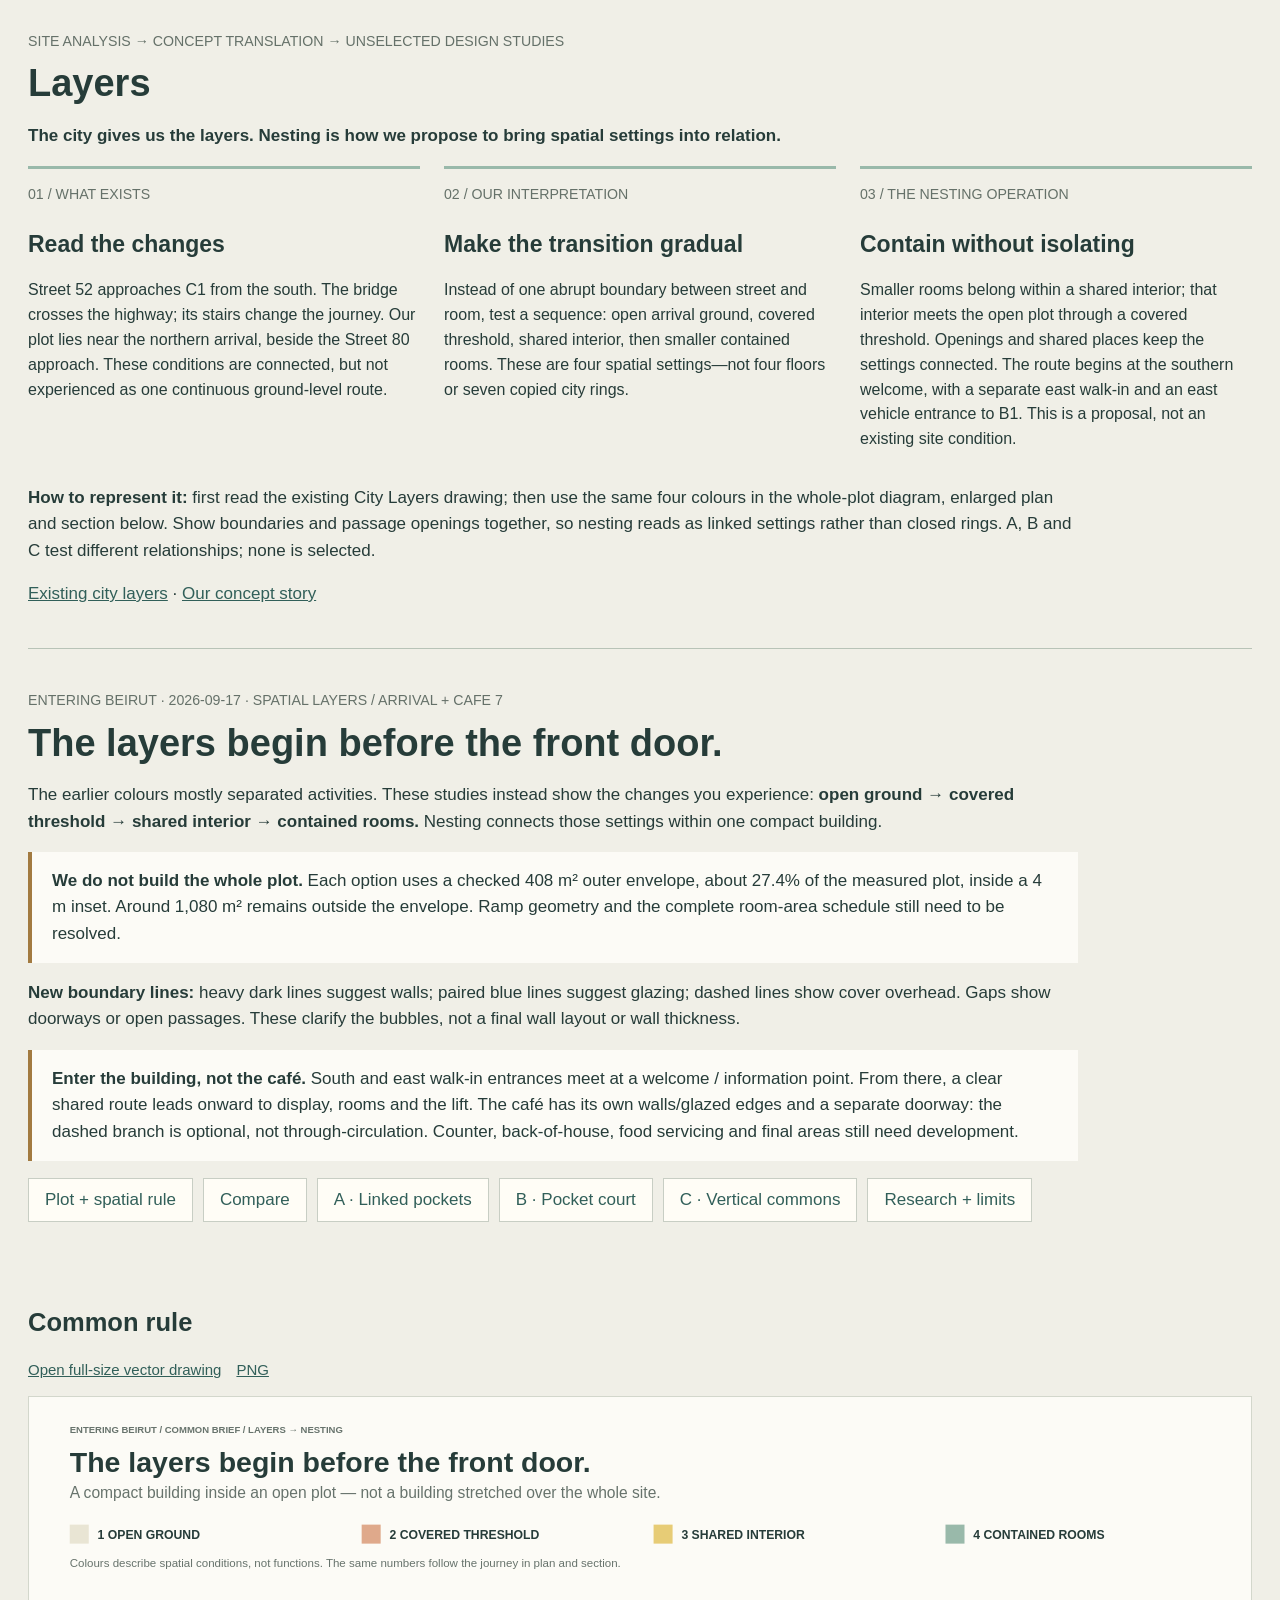
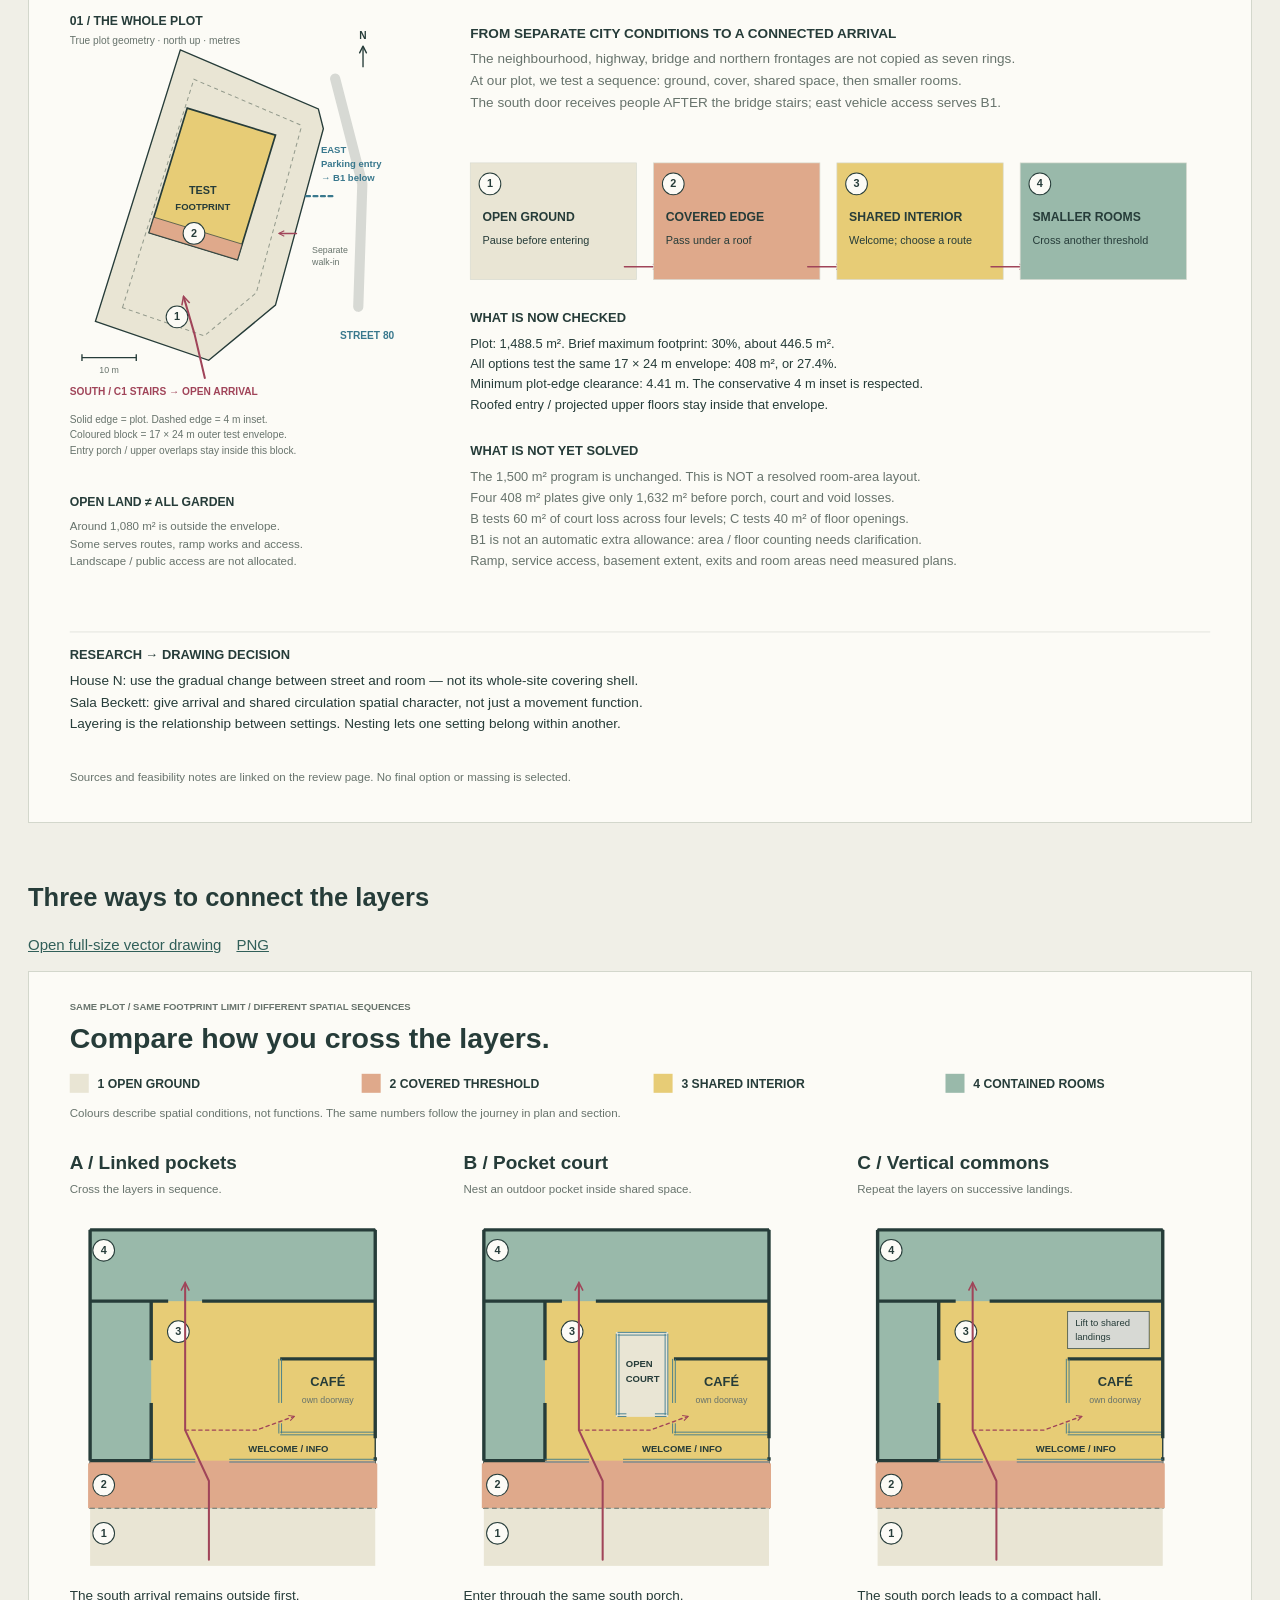
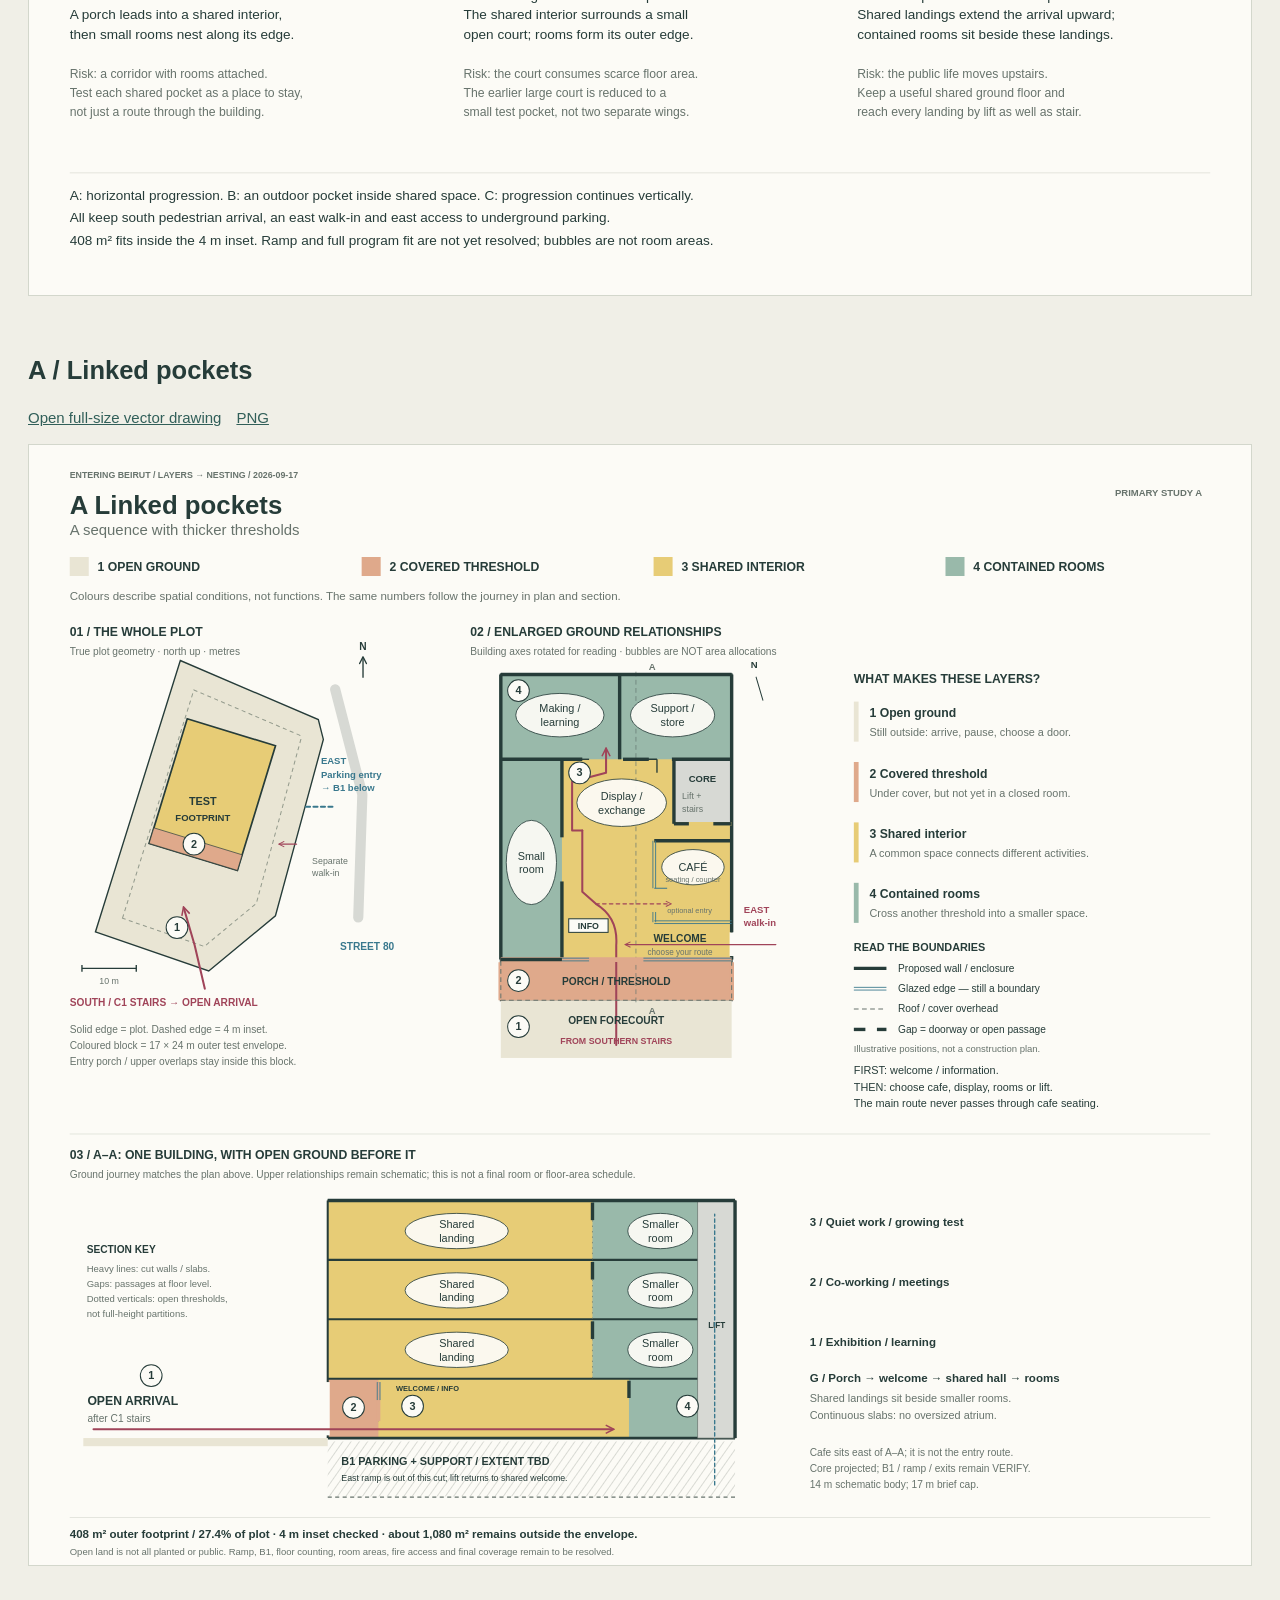
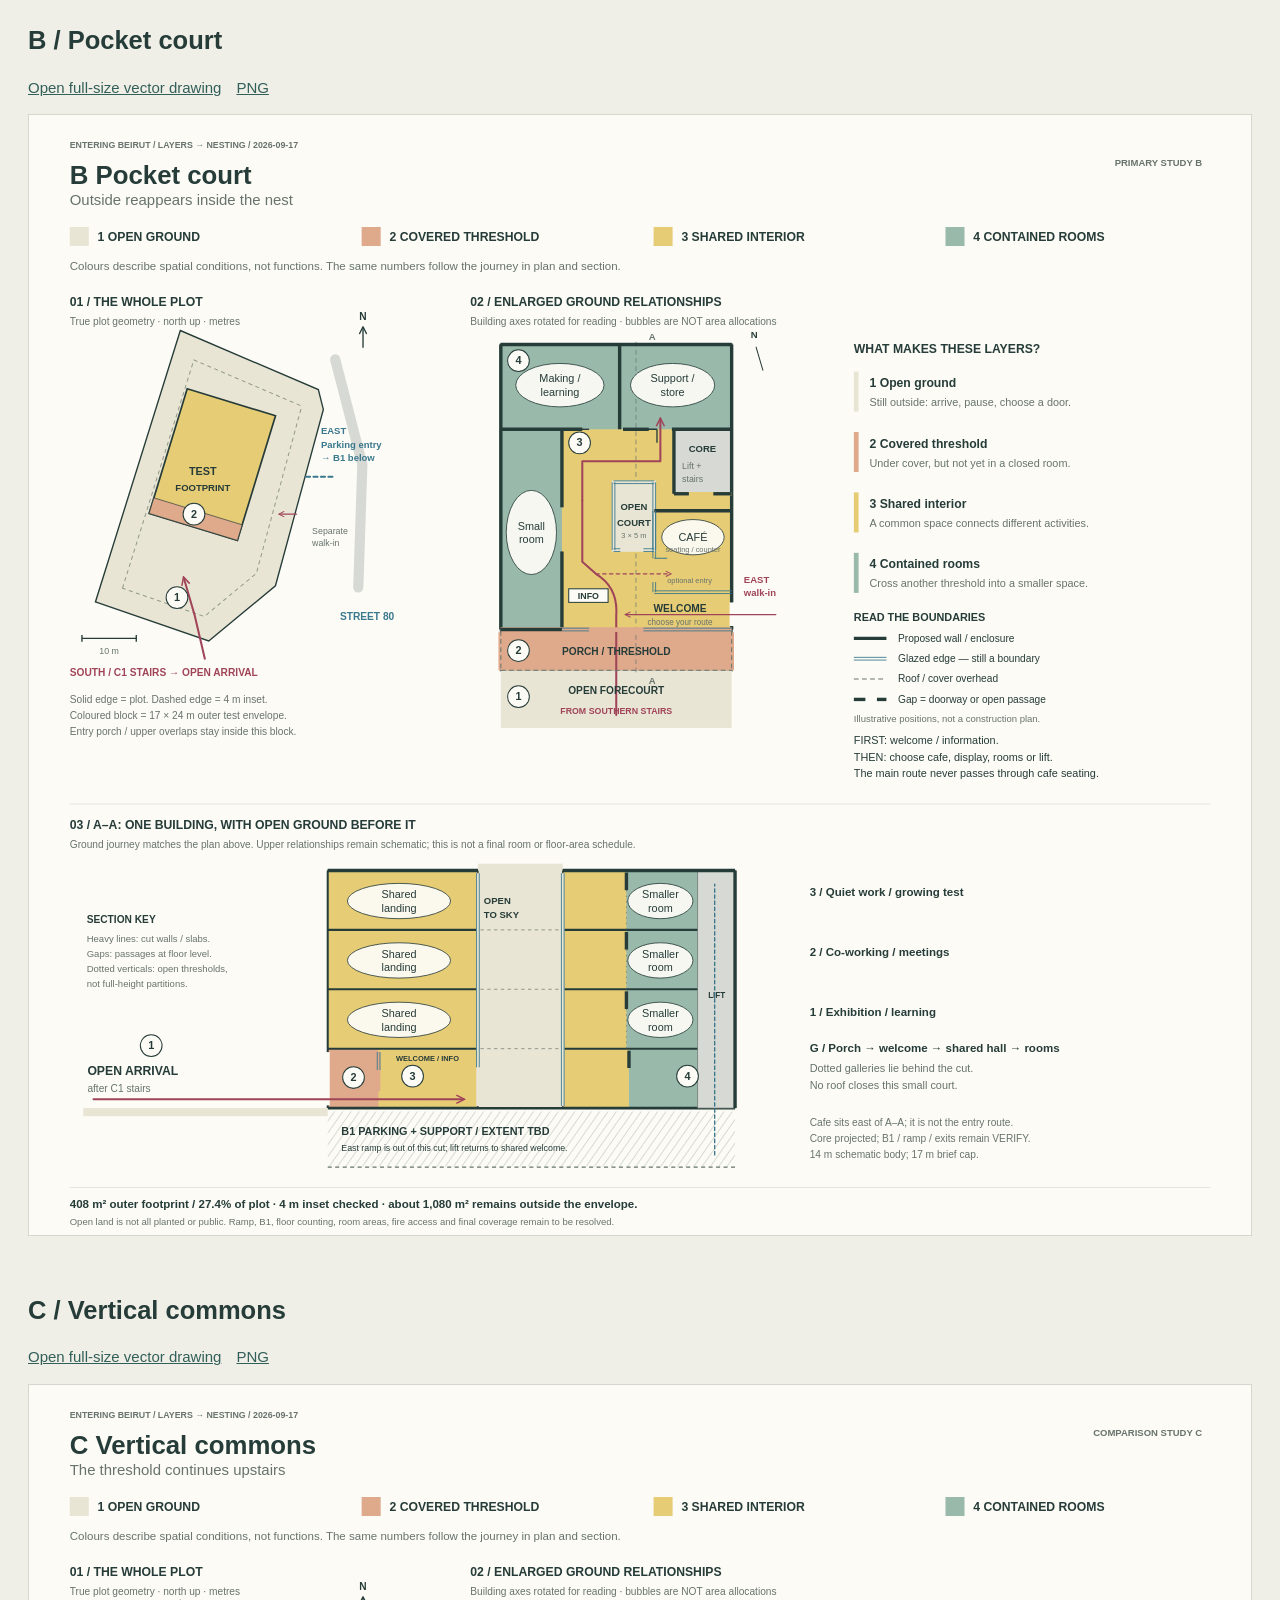
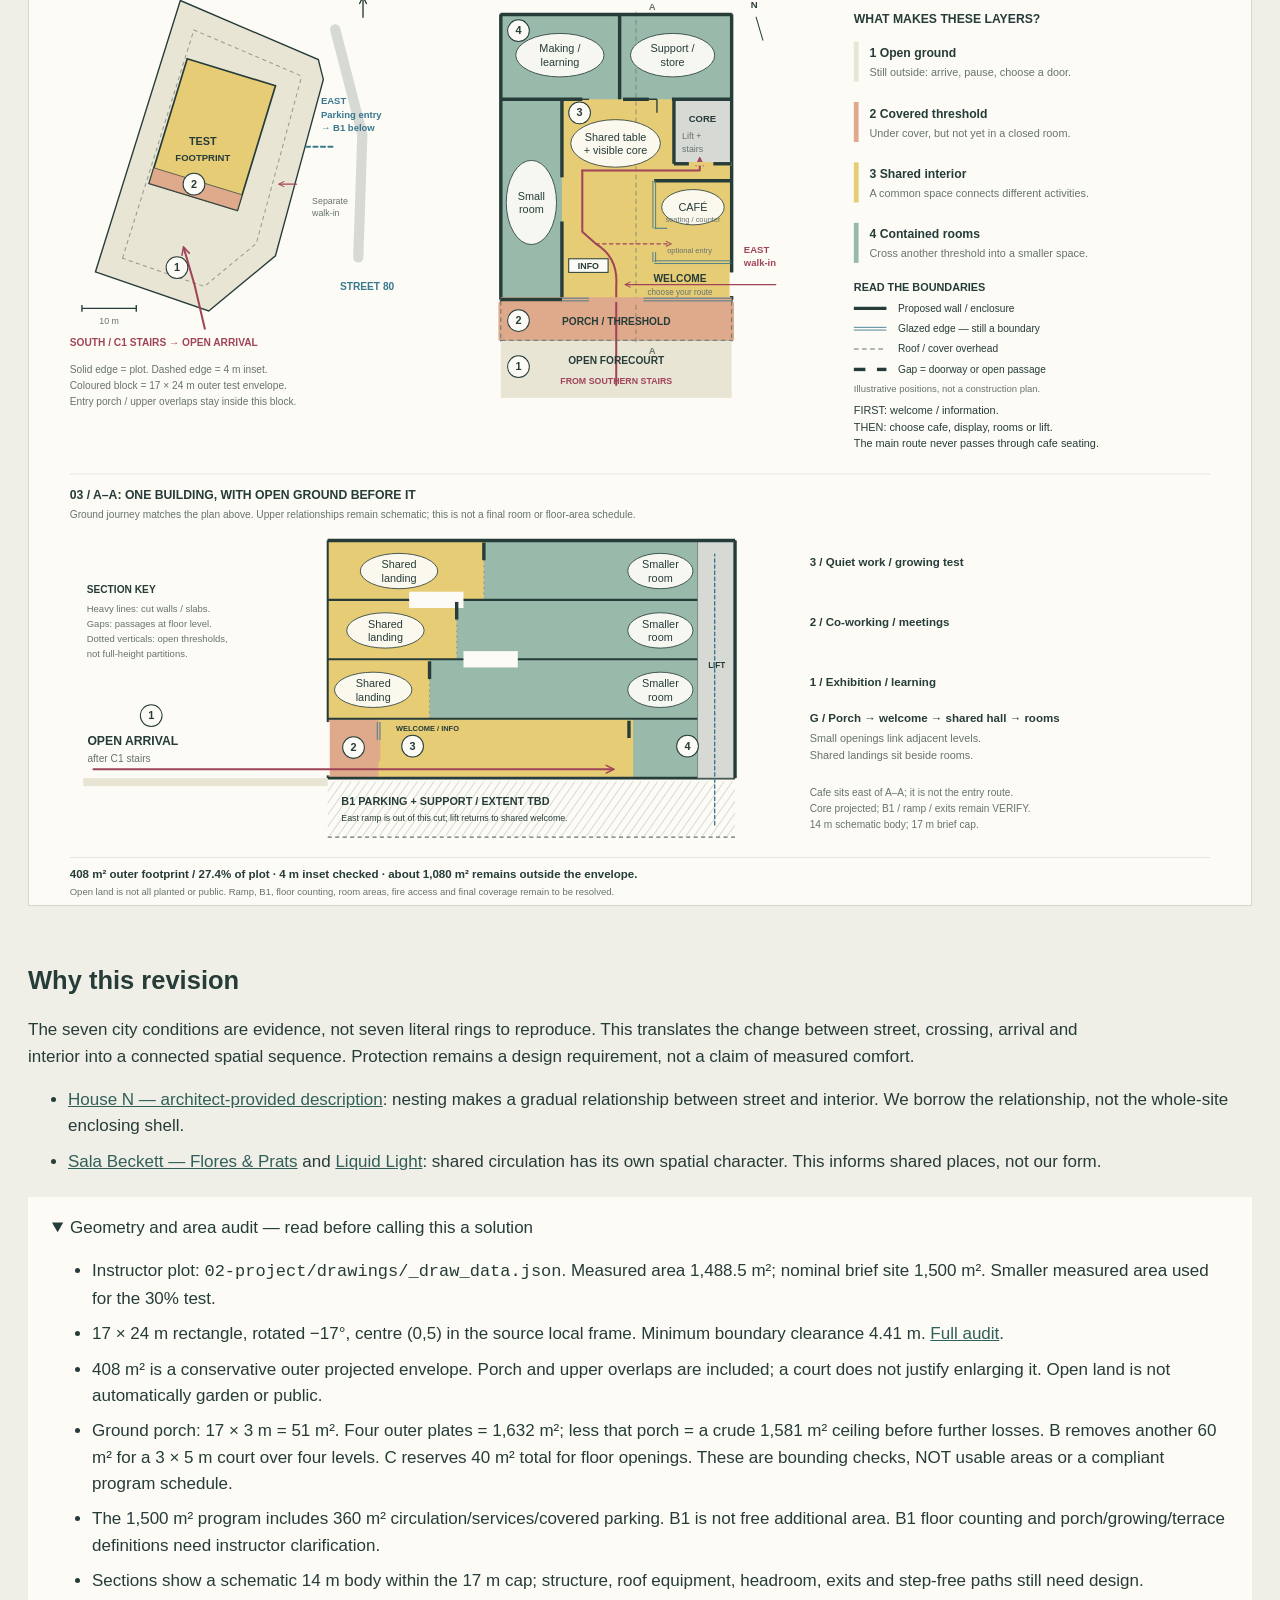
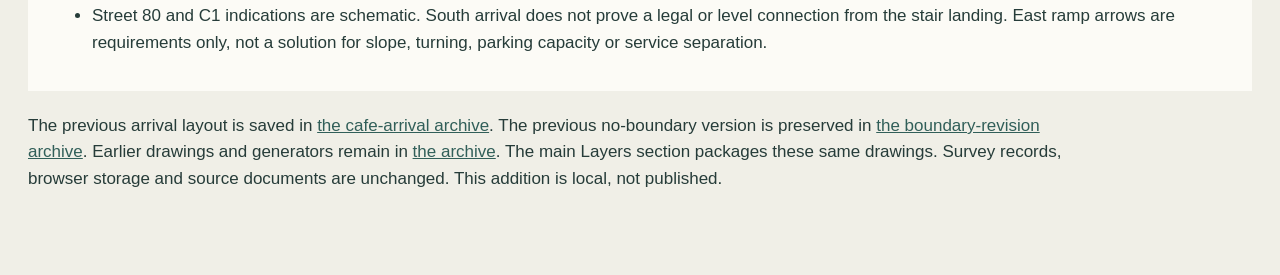
<file: layers-study/index.html>
<!doctype html><html lang="en"><head><meta charset="utf-8"><meta name="viewport" content="width=device-width,initial-scale=1"><title>Layers — site to plot studies</title><style>*{box-sizing:border-box}body{margin:0;background:#f0efe7;color:#263c39;font:17px/1.55 Arial,sans-serif}header,main{max-width:1500px;margin:auto;padding:28px}h1{font-size:38px;line-height:1.15;margin:8px 0 16px}p{max-width:1050px}nav{display:flex;gap:10px;flex-wrap:wrap}a{color:#315f59}nav a{padding:8px 16px;background:#fffdf6;border:1px solid #c8cec4;text-decoration:none}section{margin:25px 0 55px;scroll-margin-top:20px}img{display:block;width:100%;height:auto;background:#fcfbf6;border:1px solid #d3d7cc}h2{margin-bottom:8px}small{color:#657169}.notice{padding:16px 20px;border-left:4px solid #a27a40;background:#fcfbf6}details{background:#fcfbf6;padding:18px 24px;margin:22px 0}li{margin:9px 0}.links{font-size:15px}.links a{margin-right:15px}@media print{nav,details,.links{display:none}section{break-before:page;margin:0}header{display:none}main{padding:0;max-width:none}}.translation{margin:0 0 38px;padding-bottom:24px;border-bottom:1px solid #b8c3b7}.translation-steps{display:grid;grid-template-columns:repeat(3,1fr);gap:24px}.translation-steps article{border-top:3px solid #99b9aa;padding-top:12px}.translation-steps h2{font-size:23px}.translation-steps p{font-size:16px}@media(max-width:760px){.translation-steps{grid-template-columns:1fr}header,main{padding:20px}h1{font-size:30px}}@media print{header{display:block}.translation{break-after:page}} </style></head><body><header><section class="translation" aria-labelledby="translation-title">
<small>SITE ANALYSIS → CONCEPT TRANSLATION → UNSELECTED DESIGN STUDIES</small>
<h1 id="translation-title">Layers</h1>
<p><strong>The city gives us the layers. Nesting is how we propose to bring spatial settings into relation.</strong></p>
<div class="translation-steps">
<article><small>01 / WHAT EXISTS</small><h2>Read the changes</h2><p>Street 52 approaches C1 from the south. The bridge crosses the highway; its stairs change the journey. Our plot lies near the northern arrival, beside the Street 80 approach. These conditions are connected, but not experienced as one continuous ground-level route.</p></article>
<article><small>02 / OUR INTERPRETATION</small><h2>Make the transition gradual</h2><p>Instead of one abrupt boundary between street and room, test a sequence: open arrival ground, covered threshold, shared interior, then smaller contained rooms. These are four spatial settings—not four floors or seven copied city rings.</p></article>
<article><small>03 / THE NESTING OPERATION</small><h2>Contain without isolating</h2><p>Smaller rooms belong within a shared interior; that interior meets the open plot through a covered threshold. Openings and shared places keep the settings connected. The route begins at the southern welcome, with a separate east walk-in and an east vehicle entrance to B1. This is a proposal, not an existing site condition.</p></article>
</div>
<p><strong>How to represent it:</strong> first read the existing City Layers drawing; then use the same four colours in the whole-plot diagram, enlarged plan and section below. Show boundaries and passage openings together, so nesting reads as linked settings rather than closed rings. A, B and C test different relationships; none is selected.</p>
<p><a href="../site-analysis-map.html#citylayers" target="_top">Existing city layers</a> · <a href="../site-analysis-map.html#story" target="_top">Our concept story</a></p>
</section><small>ENTERING BEIRUT · 2026-09-17 · SPATIAL LAYERS / ARRIVAL + CAFE 7</small><h1>The layers begin before the front door.</h1><p>The earlier colours mostly separated activities. These studies instead show the changes you experience: <strong>open ground → covered threshold → shared interior → contained rooms.</strong> Nesting connects those settings within one compact building.</p><p class="notice"><strong>We do not build the whole plot.</strong> Each option uses a checked 408 m² outer envelope, about 27.4% of the measured plot, inside a 4 m inset. Around 1,080 m² remains outside the envelope. Ramp geometry and the complete room-area schedule still need to be resolved.</p><p><strong>New boundary lines:</strong> heavy dark lines suggest walls; paired blue lines suggest glazing; dashed lines show cover overhead. Gaps show doorways or open passages. These clarify the bubbles, not a final wall layout or wall thickness.</p><p class="notice"><strong>Enter the building, not the café.</strong> South and east walk-in entrances meet at a welcome / information point. From there, a clear shared route leads onward to display, rooms and the lift. The café has its own walls/glazed edges and a separate doorway: the dashed branch is optional, not through-circulation. Counter, back-of-house, food servicing and final areas still need development.</p><nav><a href="#brief">Plot + spatial rule</a><a href="#compare">Compare</a><a href="#a">A · Linked pockets</a><a href="#b">B · Pocket court</a><a href="#c">C · Vertical commons</a><a href="#research">Research + limits</a></nav></header><main><section id="brief"><h2>Common rule</h2><p class="links"><a href="00-common-brief.svg" target="_blank">Open full-size vector drawing</a><a href="00-common-brief.png" target="_blank">PNG</a></p><img src="00-common-brief.svg?rev=cafe-arrival7" alt="Common rule: four spatial layers with south pedestrian arrival and east B1 access."></section><section id="compare"><h2>Three ways to connect the layers</h2><p class="links"><a href="01-comparison.svg" target="_blank">Open full-size vector drawing</a><a href="01-comparison.png" target="_blank">PNG</a></p><img src="01-comparison.svg?rev=cafe-arrival7" alt="Three ways to connect the layers: four spatial layers with south pedestrian arrival and east B1 access."></section><section id="a"><h2>A / Linked pockets</h2><p class="links"><a href="option-a.svg" target="_blank">Open full-size vector drawing</a><a href="option-a.png" target="_blank">PNG</a></p><img src="option-a.svg?rev=cafe-arrival7" alt="A / Linked pockets: four spatial layers with south pedestrian arrival and east B1 access."></section><section id="b"><h2>B / Pocket court</h2><p class="links"><a href="option-b.svg" target="_blank">Open full-size vector drawing</a><a href="option-b.png" target="_blank">PNG</a></p><img src="option-b.svg?rev=cafe-arrival7" alt="B / Pocket court: four spatial layers with south pedestrian arrival and east B1 access."></section><section id="c"><h2>C / Vertical commons</h2><p class="links"><a href="option-c.svg" target="_blank">Open full-size vector drawing</a><a href="option-c.png" target="_blank">PNG</a></p><img src="option-c.svg?rev=cafe-arrival7" alt="C / Vertical commons: four spatial layers with south pedestrian arrival and east B1 access."></section><section id="research"><h2>Why this revision</h2><p>The seven city conditions are evidence, not seven literal rings to reproduce. This translates the change between street, crossing, arrival and interior into a connected spatial sequence. Protection remains a design requirement, not a claim of measured comfort.</p><ul><li><a href="https://www.archdaily.com/7484/house-n-sou-fujimoto" target="_blank" rel="noreferrer">House N — architect-provided description</a>: nesting makes a gradual relationship between street and interior. We borrow the relationship, not the whole-site enclosing shell.</li><li><a href="https://floresprats.com/archive/sala-beckett-project/" target="_blank" rel="noreferrer">Sala Beckett — Flores &amp; Prats</a> and <a href="https://floresprats.com/archive/liquid-light/" target="_blank" rel="noreferrer">Liquid Light</a>: shared circulation has its own spatial character. This informs shared places, not our form.</li></ul><details open><summary>Geometry and area audit — read before calling this a solution</summary><ul><li>Instructor plot: <code>02-project/drawings/_draw_data.json</code>. Measured area 1,488.5 m²; nominal brief site 1,500 m². Smaller measured area used for the 30% test.</li><li>17 × 24 m rectangle, rotated −17°, centre (0,5) in the source local frame. Minimum boundary clearance 4.41 m. <a href="envelope-audit.json">Full audit</a>.</li><li>408 m² is a conservative outer projected envelope. Porch and upper overlaps are included; a court does not justify enlarging it. Open land is not automatically garden or public.</li><li>Ground porch: 17 × 3 m = 51 m². Four outer plates = 1,632 m²; less that porch = a crude 1,581 m² ceiling before further losses. B removes another 60 m² for a 3 × 5 m court over four levels. C reserves 40 m² total for floor openings. These are bounding checks, NOT usable areas or a compliant program schedule.</li><li>The 1,500 m² program includes 360 m² circulation/services/covered parking. B1 is not free additional area. B1 floor counting and porch/growing/terrace definitions need instructor clarification.</li><li>Sections show a schematic 14 m body within the 17 m cap; structure, roof equipment, headroom, exits and step-free paths still need design.</li><li>Street 80 and C1 indications are schematic. South arrival does not prove a legal or level connection from the stair landing. East ramp arrows are requirements only, not a solution for slope, turning, parking capacity or service separation.</li></ul></details><p>The previous arrival layout is saved in <a href="archive-before-cafe-arrival/index.html">the cafe-arrival archive</a>. The previous no-boundary version is preserved in <a href="archive-before-boundary-lines/index.html">the boundary-revision archive</a>. Earlier drawings and generators remain in <a href="archive-before-spatial-layers/index.html">the archive</a>. The main Layers section packages these same drawings. Survey records, browser storage and source documents are unchanged. This addition is local, not published.</p></section></main></body></html>
</file>
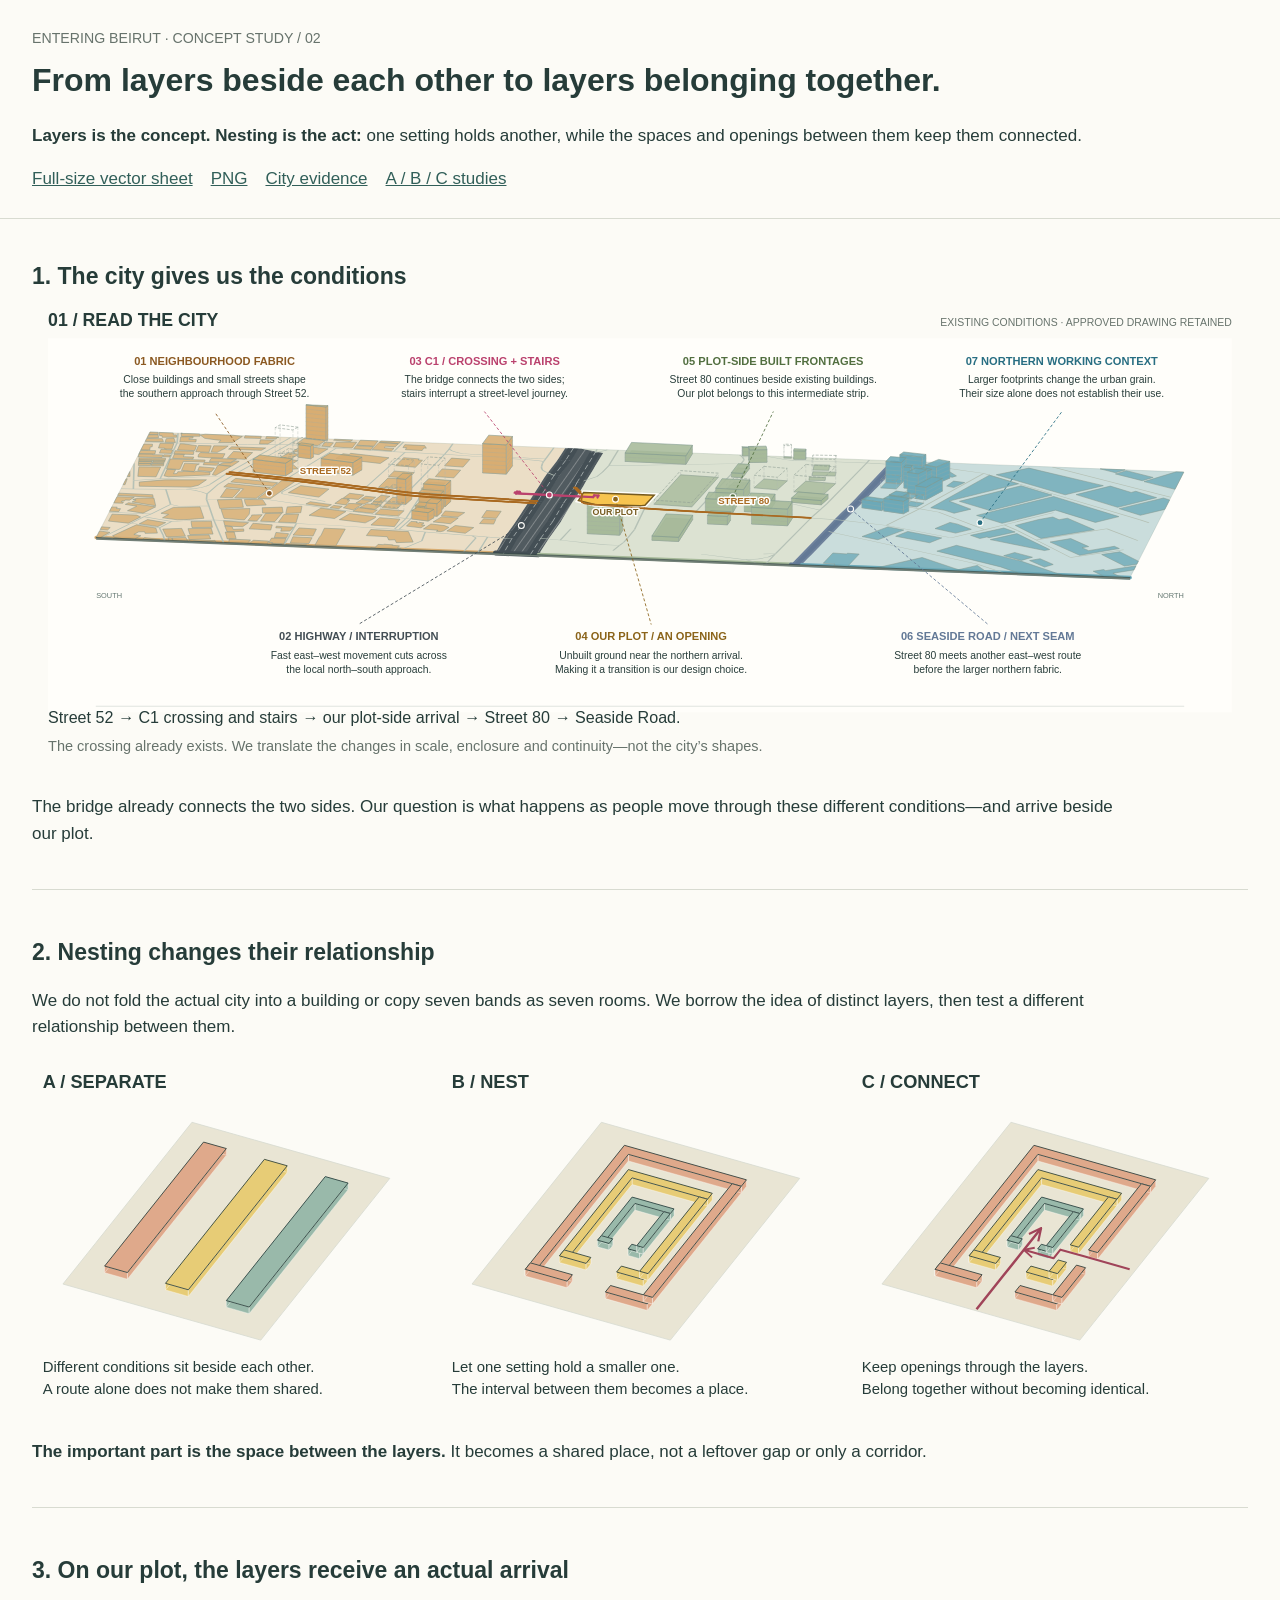
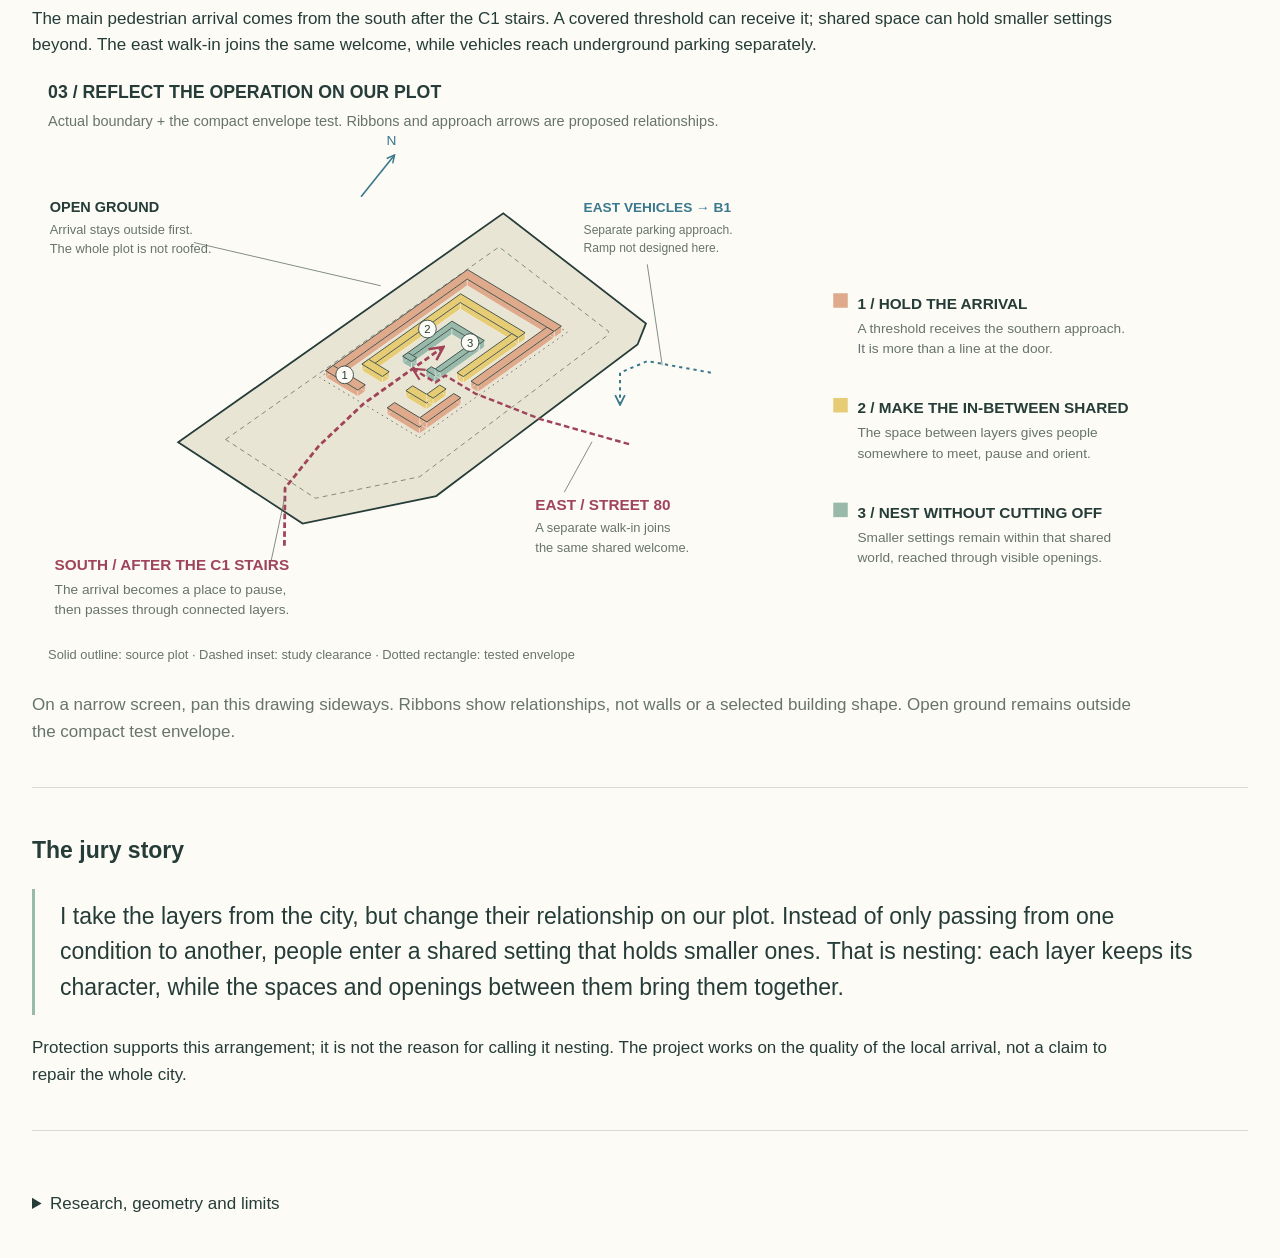
<file: nesting-concept/index.html>
<!doctype html><html lang="en"><head><meta charset="utf-8"><meta name="viewport" content="width=device-width,initial-scale=1"><title>Nesting · From city to plot</title><style>*{box-sizing:border-box}body{margin:0;background:#fcfbf6;color:#263c39;font:17px/1.55 Arial,sans-serif}header,main{max-width:1600px;margin:auto;padding:25px 32px}header{border-bottom:1px solid #d8dbd1}h1{font-size:32px;margin:5px 0 12px}h2{font-size:23px;margin:8px 0}p{max-width:1100px}nav{display:flex;gap:18px;flex-wrap:wrap}a{color:#315f59}img{display:block;width:100%;height:auto}section{margin:15px 0 45px;border-bottom:1px solid #d8dbd1;padding-bottom:25px}.acts{display:grid;grid-template-columns:repeat(3,minmax(0,1fr));gap:12px}figure{margin:0}blockquote{margin:20px 0;padding:10px 25px;border-left:3px solid #99b9aa;font-size:23px;max-width:1200px}small,.note{color:#67736c}details{padding:15px 0}li{margin:8px 0}summary{cursor:pointer}.plot{overflow:auto}.plot img{min-width:850px}@media(max-width:750px){header,main{padding:18px}.acts{grid-template-columns:1fr}h1{font-size:27px}blockquote{font-size:20px}.city{overflow:auto}.city img{min-width:850px}}@media print{header nav,details,.note{display:none}.plot img,.city img{min-width:0}section{break-inside:avoid}}</style></head><body><header><small>ENTERING BEIRUT · CONCEPT STUDY / 02</small><h1>From layers beside each other to layers belonging together.</h1><p><strong>Layers is the concept. Nesting is the act:</strong> one setting holds another, while the spaces and openings between them keep them connected.</p><nav><a href="nesting-concept.svg" target="_blank">Full-size vector sheet</a><a href="nesting-concept.png" target="_blank">PNG</a><a href="../site-analysis-map.html#citylayers" target="_top">City evidence</a><a href="../site-analysis-map.html#layers" target="_top">A / B / C studies</a></nav></header><main><section><h2>1. The city gives us the conditions</h2><div class="city"><img src="city-reading.svg?v=2" alt="Approved city drawing: Street 52, C1 crossing and stairs, our plot, Street 80, Seaside Road and northern context."></div><p>The bridge already connects the two sides. Our question is what happens as people move through these different conditions—and arrive beside our plot.</p></section><section><h2>2. Nesting changes their relationship</h2><p>We do not fold the actual city into a building or copy seven bands as seven rooms. We borrow the idea of distinct layers, then test a different relationship between them.</p><div class="acts"><figure><img src="act-separate.svg?v=2" alt="Separate spatial conditions"></figure><figure><img src="act-nest.svg?v=2" alt="Nest one setting within another"></figure><figure><img src="act-connect.svg?v=2" alt="Connect through openings and shared intervals"></figure></div><p><strong>The important part is the space between the layers.</strong> It becomes a shared place, not a leftover gap or only a corridor.</p></section><section><h2>3. On our plot, the layers receive an actual arrival</h2><p>The main pedestrian arrival comes from the south after the C1 stairs. A covered threshold can receive it; shared space can hold smaller settings beyond. The east walk-in joins the same welcome, while vehicles reach underground parking separately.</p><div class="plot"><img src="plot-translation.svg?v=2" alt="Actual source plot, conceptual nested ribbons within the compact test envelope, south C1 arrival, east Street 80 walk-in and separate B1 approach."></div><p class="note">On a narrow screen, pan this drawing sideways. Ribbons show relationships, not walls or a selected building shape. Open ground remains outside the compact test envelope.</p></section><section><h2>The jury story</h2><blockquote>I take the layers from the city, but change their relationship on our plot. Instead of only passing from one condition to another, people enter a shared setting that holds smaller ones. That is nesting: each layer keeps its character, while the spaces and openings between them bring them together.</blockquote><p>Protection supports this arrangement; it is not the reason for calling it nesting. The project works on the quality of the local arrival, not a claim to repair the whole city.</p></section><details><summary>Research, geometry and limits</summary><ul><li><a href="https://www.pinterest.com/pin/352899320819986921/" target="_blank" rel="noreferrer">Show it Better / Layered Axonometric Map — Pinterest</a>: reference for reading layers within a consistent projection. A sign-in overlay limited inspection to the visible composition and public description. No reference image or building form copied.</li><li><a href="https://www.archdaily.com/7484/house-n-sou-fujimoto" target="_blank" rel="noreferrer">House N / architect-provided description</a>: nested boundaries create intermediate settings between street and interior. We borrow connected intervals, not its whole-site enclosing shell.</li><li>Instructor plot and unchanged 408 m² envelope: about 27.4% of the measured plot, inside the earlier 4 m inset study. Ribbons stay within that envelope. This is not a new area or compliance calculation.</li><li>Approach arrows are schematic, not surveyed routes. C1 landing levels/rights, step-free arrival, east ramp and basement layout remain VERIFY. Open ground is not all garden or public. Ribbon heights are not real floors.</li><li>City source, A/B/C options, Story, surveys, photographs and storage unchanged. No option selected.</li></ul><p><a href="archive-before-act-of-nesting/index.html">Preserved first concept drawing</a></p></details></main></body></html>
</file>
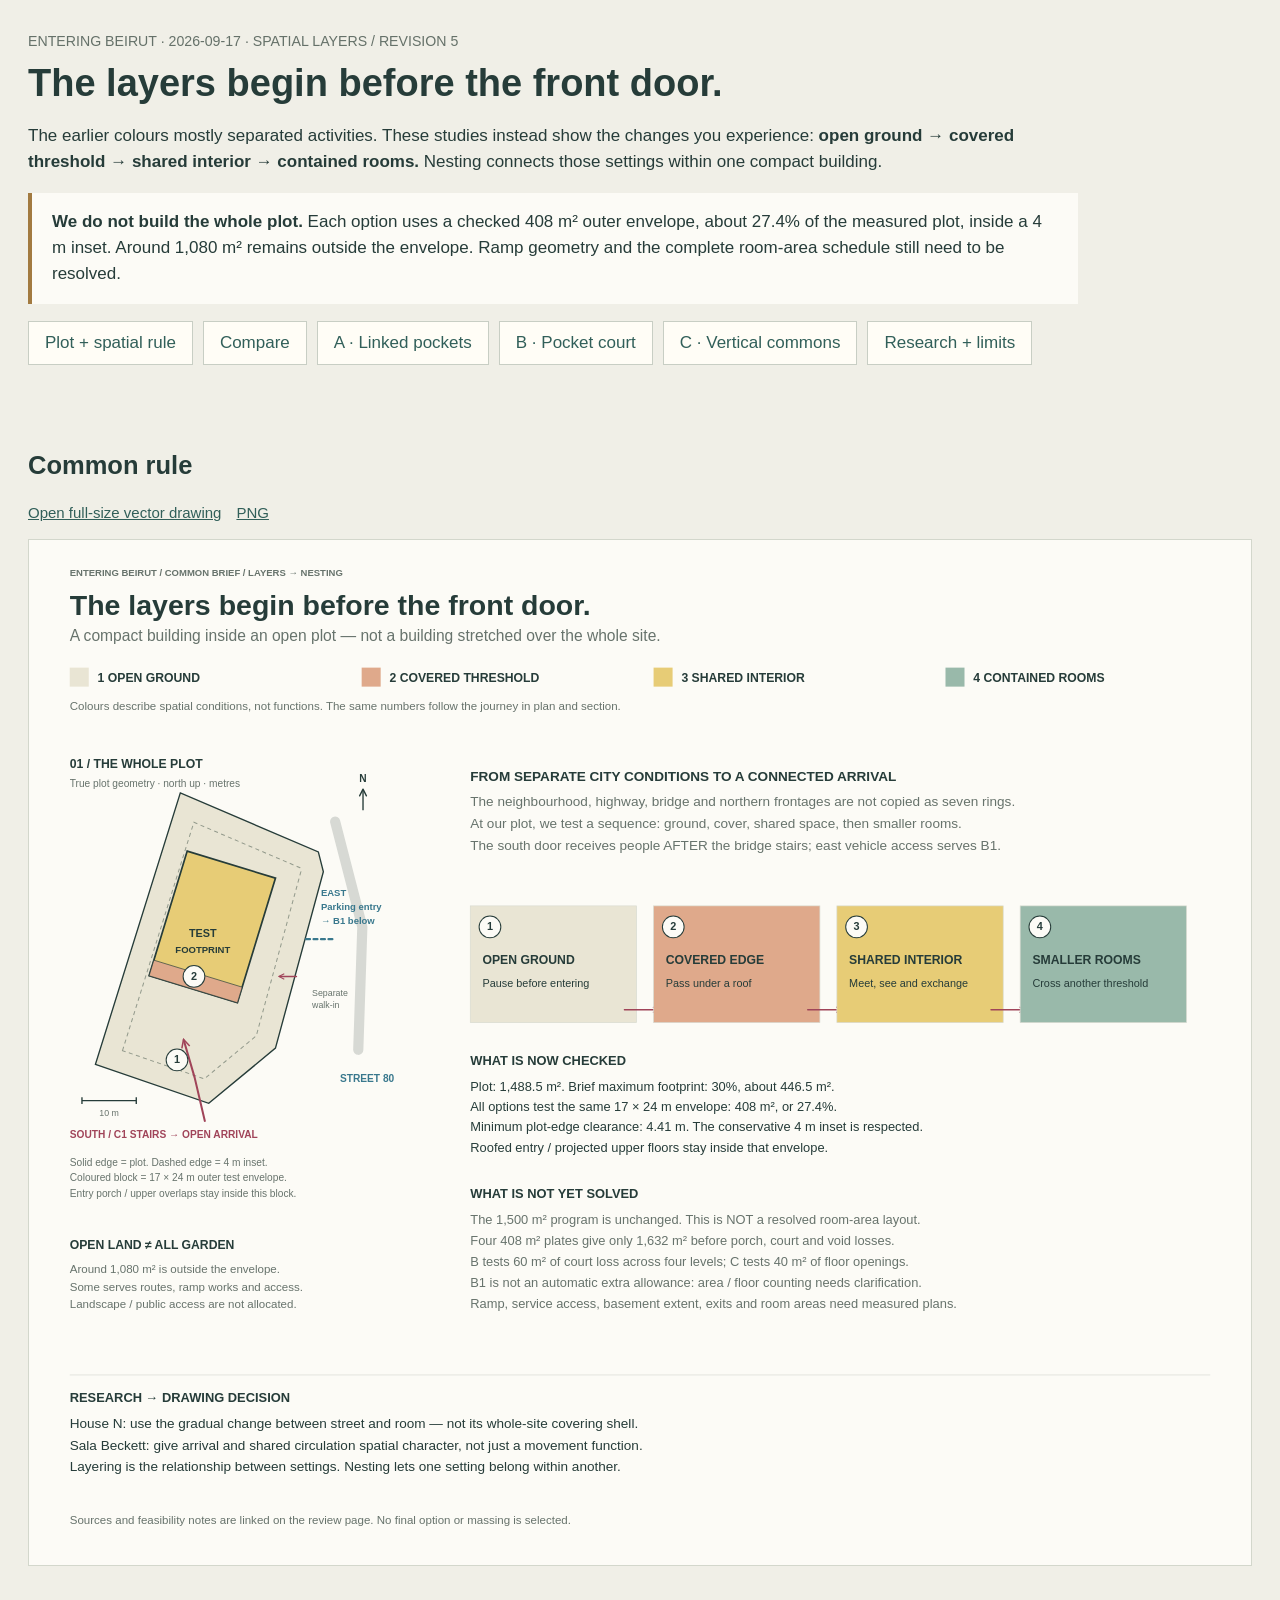
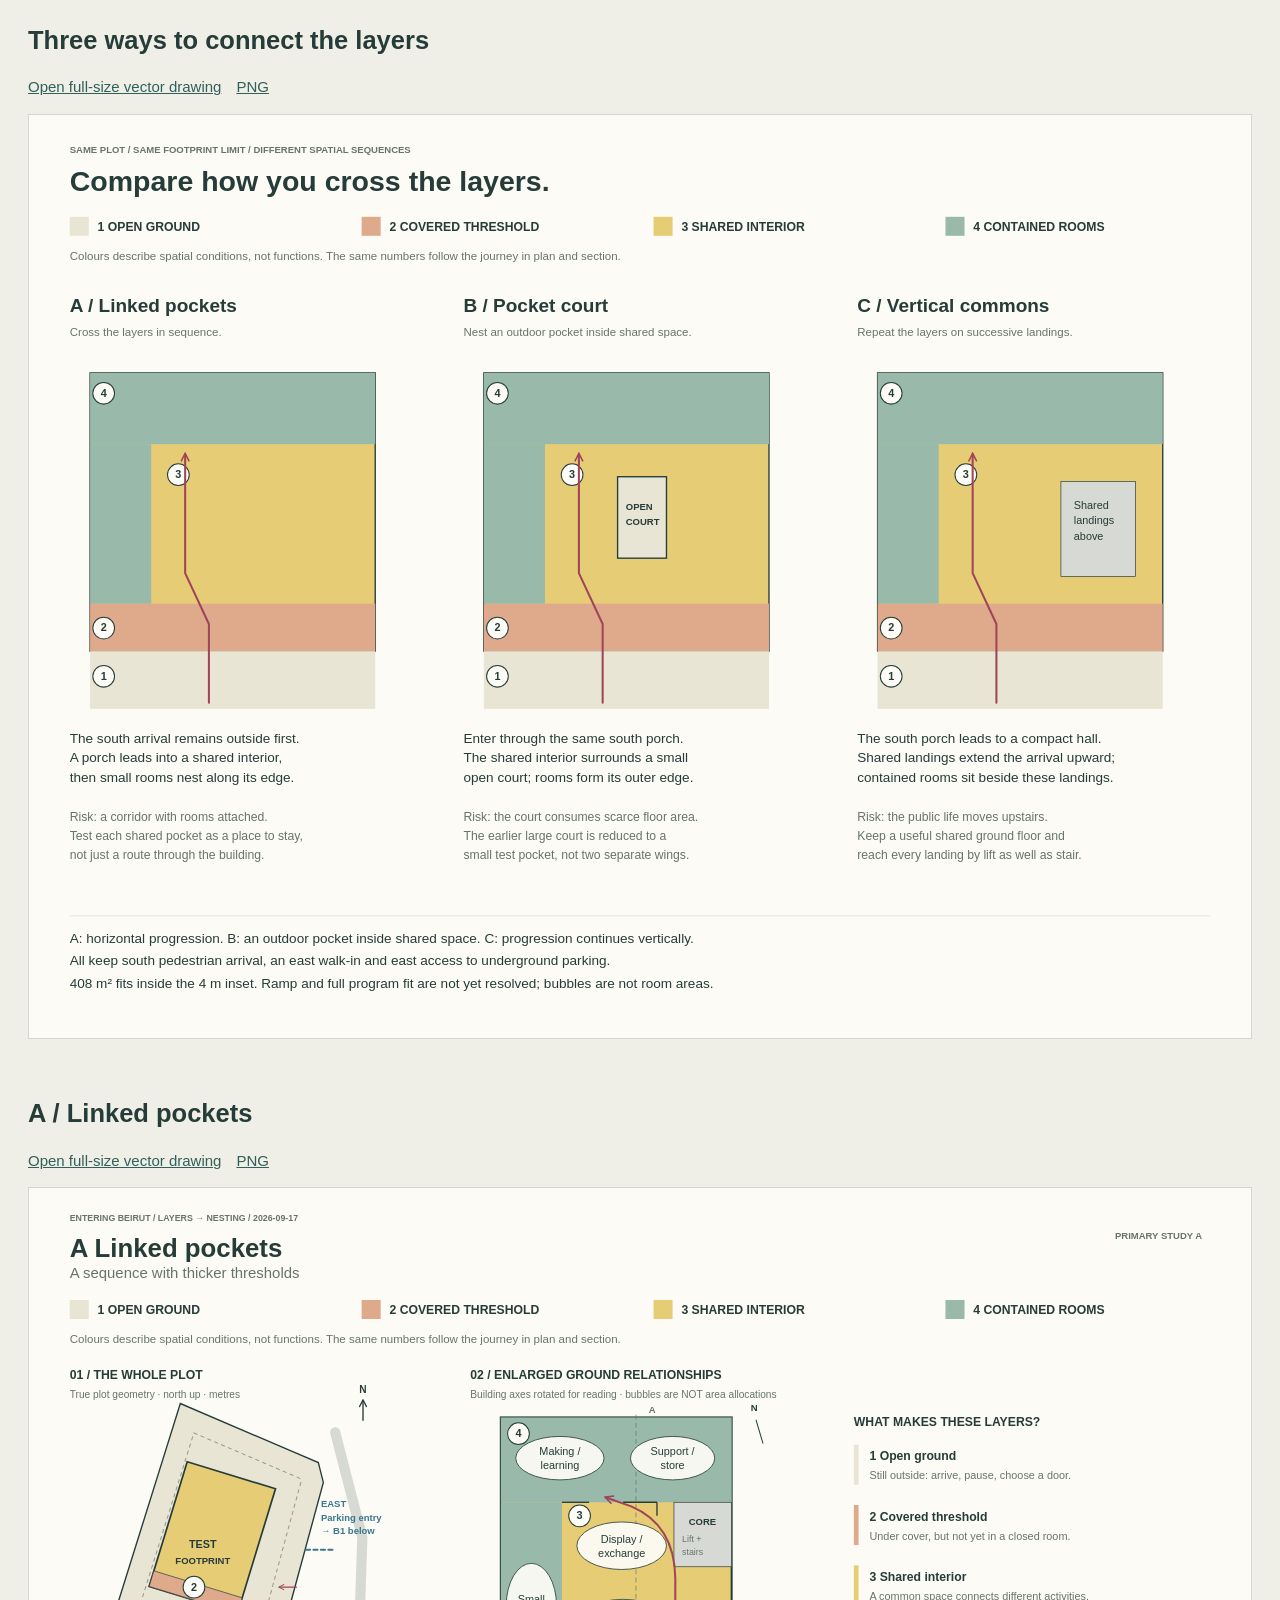
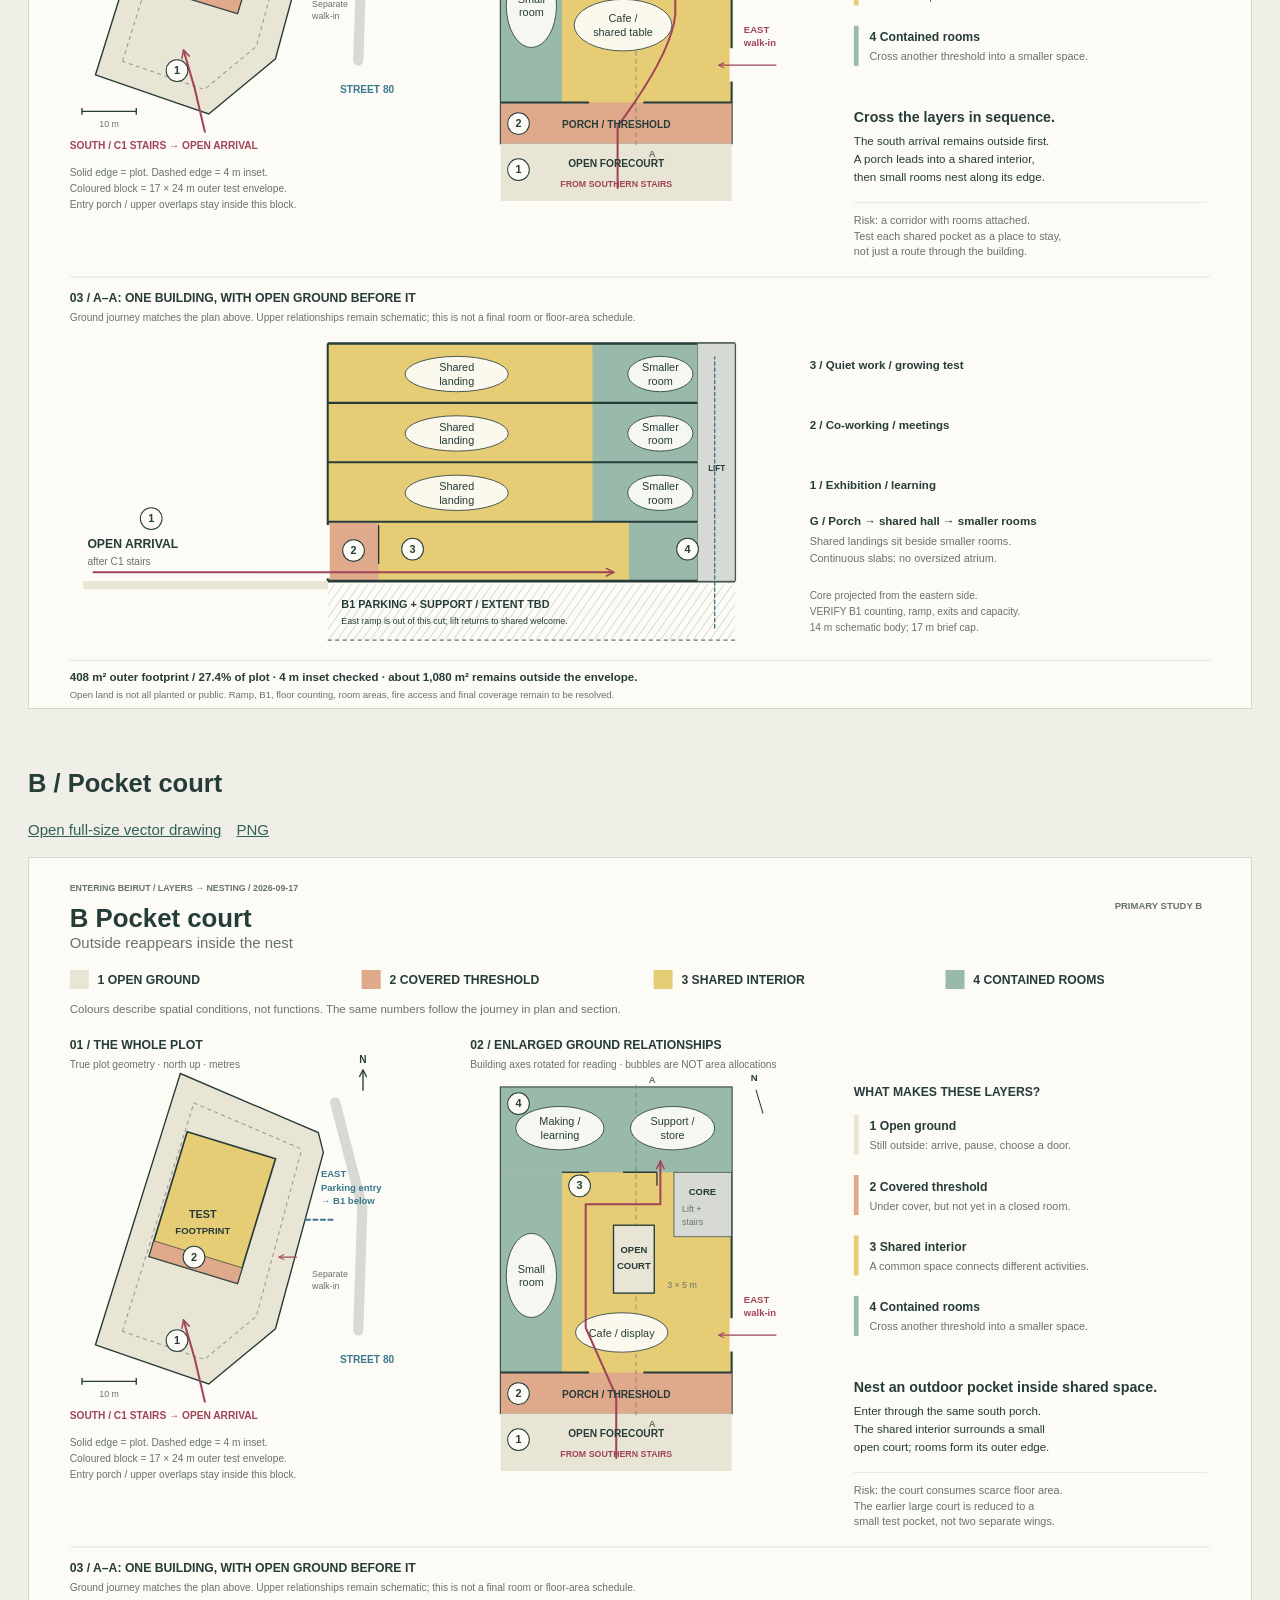
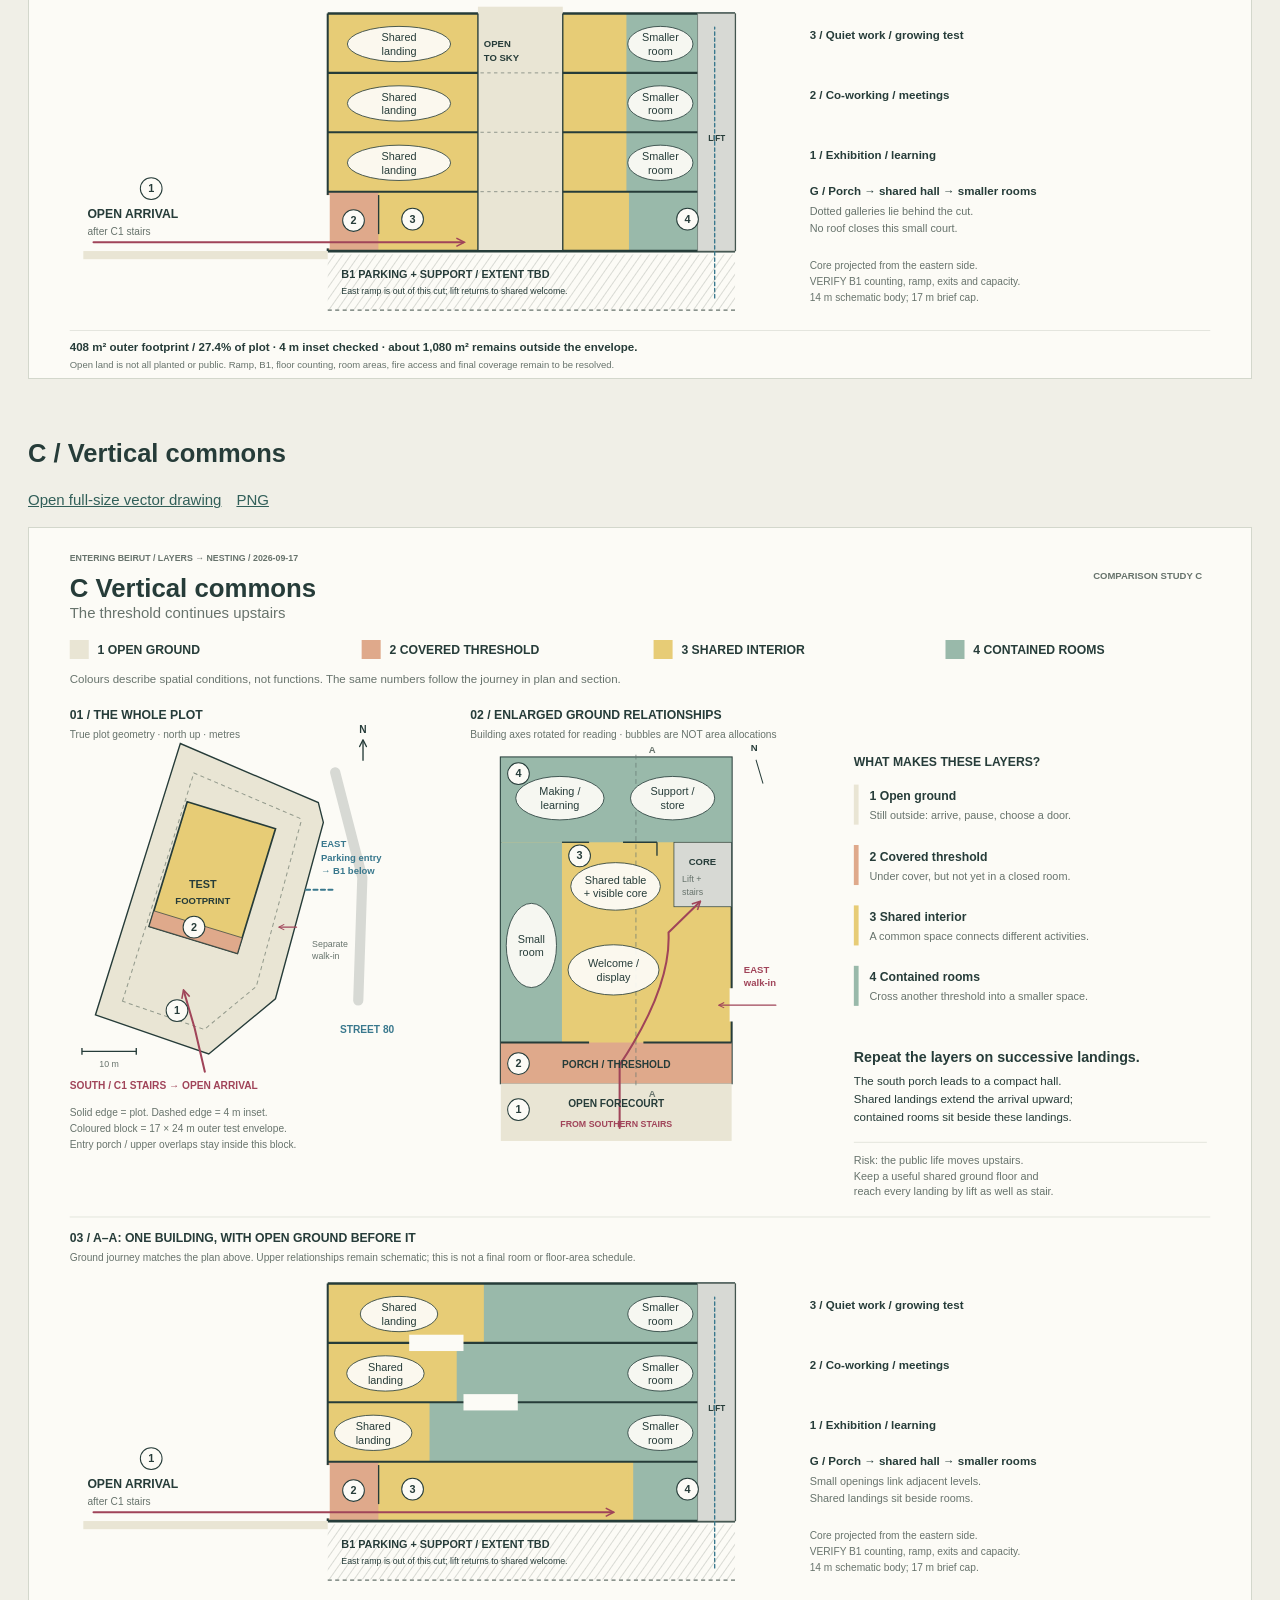
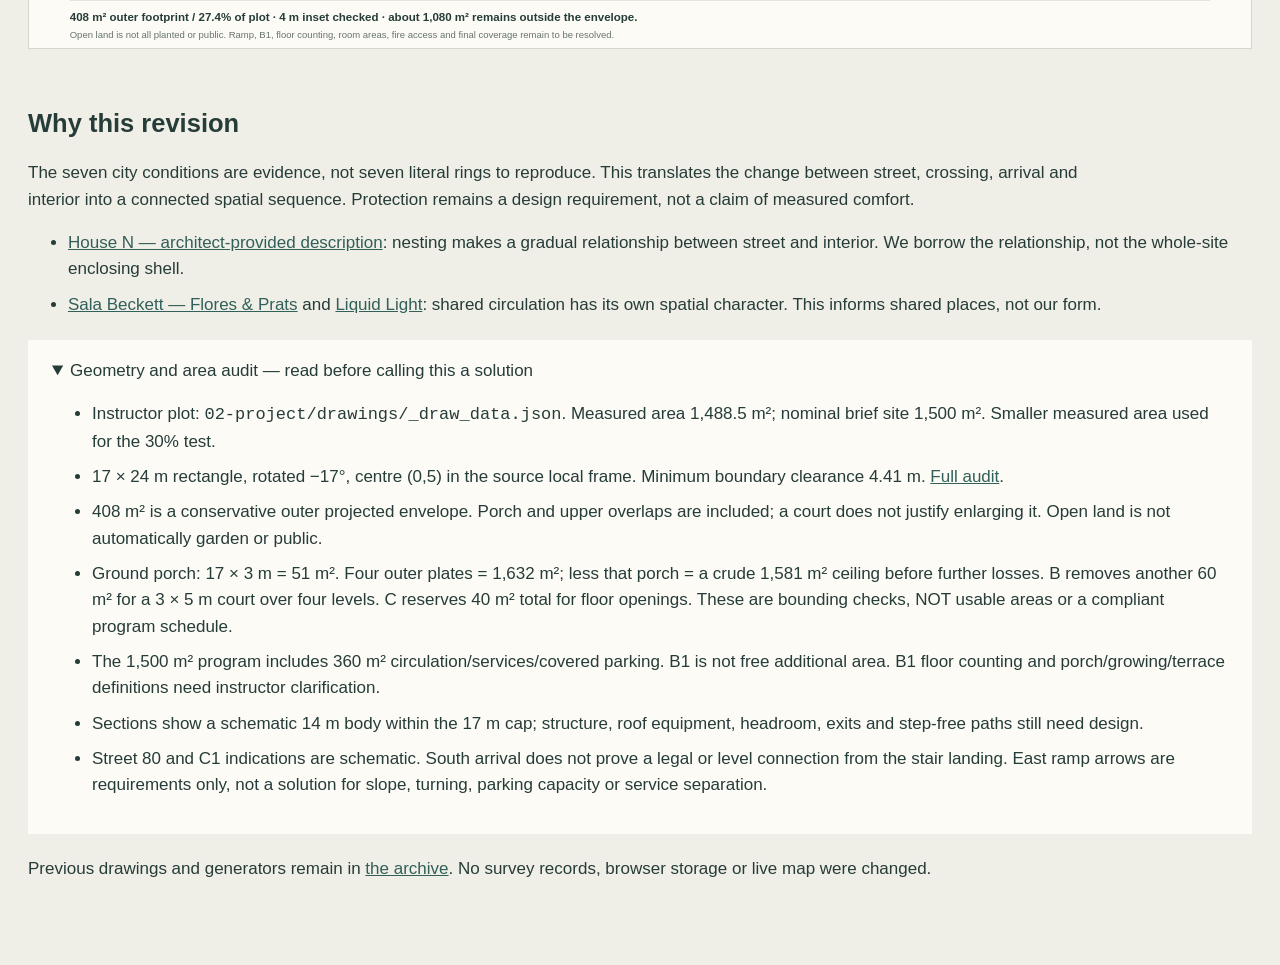
<file: layers-study/archive-before-boundary-lines/index.html>
<!doctype html><html lang="en"><head><meta charset="utf-8"><meta name="viewport" content="width=device-width,initial-scale=1"><title>Layers into spaces — bubble studies</title><style>*{box-sizing:border-box}body{margin:0;background:#f0efe7;color:#263c39;font:17px/1.55 Arial,sans-serif}header,main{max-width:1500px;margin:auto;padding:28px}h1{font-size:38px;line-height:1.15;margin:8px 0 16px}p{max-width:1050px}nav{display:flex;gap:10px;flex-wrap:wrap}a{color:#315f59}nav a{padding:8px 16px;background:#fffdf6;border:1px solid #c8cec4;text-decoration:none}section{margin:25px 0 55px;scroll-margin-top:20px}img{display:block;width:100%;height:auto;background:#fcfbf6;border:1px solid #d3d7cc}h2{margin-bottom:8px}small{color:#657169}.notice{padding:16px 20px;border-left:4px solid #a27a40;background:#fcfbf6}details{background:#fcfbf6;padding:18px 24px;margin:22px 0}li{margin:9px 0}.links{font-size:15px}.links a{margin-right:15px}@media print{nav,details,.links{display:none}section{break-before:page;margin:0}header{display:none}main{padding:0;max-width:none}}</style></head><body><header><small>ENTERING BEIRUT · 2026-09-17 · SPATIAL LAYERS / REVISION 5</small><h1>The layers begin before the front door.</h1><p>The earlier colours mostly separated activities. These studies instead show the changes you experience: <strong>open ground → covered threshold → shared interior → contained rooms.</strong> Nesting connects those settings within one compact building.</p><p class="notice"><strong>We do not build the whole plot.</strong> Each option uses a checked 408 m² outer envelope, about 27.4% of the measured plot, inside a 4 m inset. Around 1,080 m² remains outside the envelope. Ramp geometry and the complete room-area schedule still need to be resolved.</p><nav><a href="#brief">Plot + spatial rule</a><a href="#compare">Compare</a><a href="#a">A · Linked pockets</a><a href="#b">B · Pocket court</a><a href="#c">C · Vertical commons</a><a href="#research">Research + limits</a></nav></header><main><section id="brief"><h2>Common rule</h2><p class="links"><a href="00-common-brief.svg" target="_blank">Open full-size vector drawing</a><a href="00-common-brief.png" target="_blank">PNG</a></p><img src="00-common-brief.svg?rev=spatial-layers5" alt="Common rule: four spatial layers with south pedestrian arrival and east B1 access."></section><section id="compare"><h2>Three ways to connect the layers</h2><p class="links"><a href="01-comparison.svg" target="_blank">Open full-size vector drawing</a><a href="01-comparison.png" target="_blank">PNG</a></p><img src="01-comparison.svg?rev=spatial-layers5" alt="Three ways to connect the layers: four spatial layers with south pedestrian arrival and east B1 access."></section><section id="a"><h2>A / Linked pockets</h2><p class="links"><a href="option-a.svg" target="_blank">Open full-size vector drawing</a><a href="option-a.png" target="_blank">PNG</a></p><img src="option-a.svg?rev=spatial-layers5" alt="A / Linked pockets: four spatial layers with south pedestrian arrival and east B1 access."></section><section id="b"><h2>B / Pocket court</h2><p class="links"><a href="option-b.svg" target="_blank">Open full-size vector drawing</a><a href="option-b.png" target="_blank">PNG</a></p><img src="option-b.svg?rev=spatial-layers5" alt="B / Pocket court: four spatial layers with south pedestrian arrival and east B1 access."></section><section id="c"><h2>C / Vertical commons</h2><p class="links"><a href="option-c.svg" target="_blank">Open full-size vector drawing</a><a href="option-c.png" target="_blank">PNG</a></p><img src="option-c.svg?rev=spatial-layers5" alt="C / Vertical commons: four spatial layers with south pedestrian arrival and east B1 access."></section><section id="research"><h2>Why this revision</h2><p>The seven city conditions are evidence, not seven literal rings to reproduce. This translates the change between street, crossing, arrival and interior into a connected spatial sequence. Protection remains a design requirement, not a claim of measured comfort.</p><ul><li><a href="https://www.archdaily.com/7484/house-n-sou-fujimoto" target="_blank" rel="noreferrer">House N — architect-provided description</a>: nesting makes a gradual relationship between street and interior. We borrow the relationship, not the whole-site enclosing shell.</li><li><a href="https://floresprats.com/archive/sala-beckett-project/" target="_blank" rel="noreferrer">Sala Beckett — Flores &amp; Prats</a> and <a href="https://floresprats.com/archive/liquid-light/" target="_blank" rel="noreferrer">Liquid Light</a>: shared circulation has its own spatial character. This informs shared places, not our form.</li></ul><details open><summary>Geometry and area audit — read before calling this a solution</summary><ul><li>Instructor plot: <code>02-project/drawings/_draw_data.json</code>. Measured area 1,488.5 m²; nominal brief site 1,500 m². Smaller measured area used for the 30% test.</li><li>17 × 24 m rectangle, rotated −17°, centre (0,5) in the source local frame. Minimum boundary clearance 4.41 m. <a href="envelope-audit.json">Full audit</a>.</li><li>408 m² is a conservative outer projected envelope. Porch and upper overlaps are included; a court does not justify enlarging it. Open land is not automatically garden or public.</li><li>Ground porch: 17 × 3 m = 51 m². Four outer plates = 1,632 m²; less that porch = a crude 1,581 m² ceiling before further losses. B removes another 60 m² for a 3 × 5 m court over four levels. C reserves 40 m² total for floor openings. These are bounding checks, NOT usable areas or a compliant program schedule.</li><li>The 1,500 m² program includes 360 m² circulation/services/covered parking. B1 is not free additional area. B1 floor counting and porch/growing/terrace definitions need instructor clarification.</li><li>Sections show a schematic 14 m body within the 17 m cap; structure, roof equipment, headroom, exits and step-free paths still need design.</li><li>Street 80 and C1 indications are schematic. South arrival does not prove a legal or level connection from the stair landing. East ramp arrows are requirements only, not a solution for slope, turning, parking capacity or service separation.</li></ul></details><p>Previous drawings and generators remain in <a href="archive-before-spatial-layers/index.html">the archive</a>. No survey records, browser storage or live map were changed.</p></section></main></body></html>
</file>
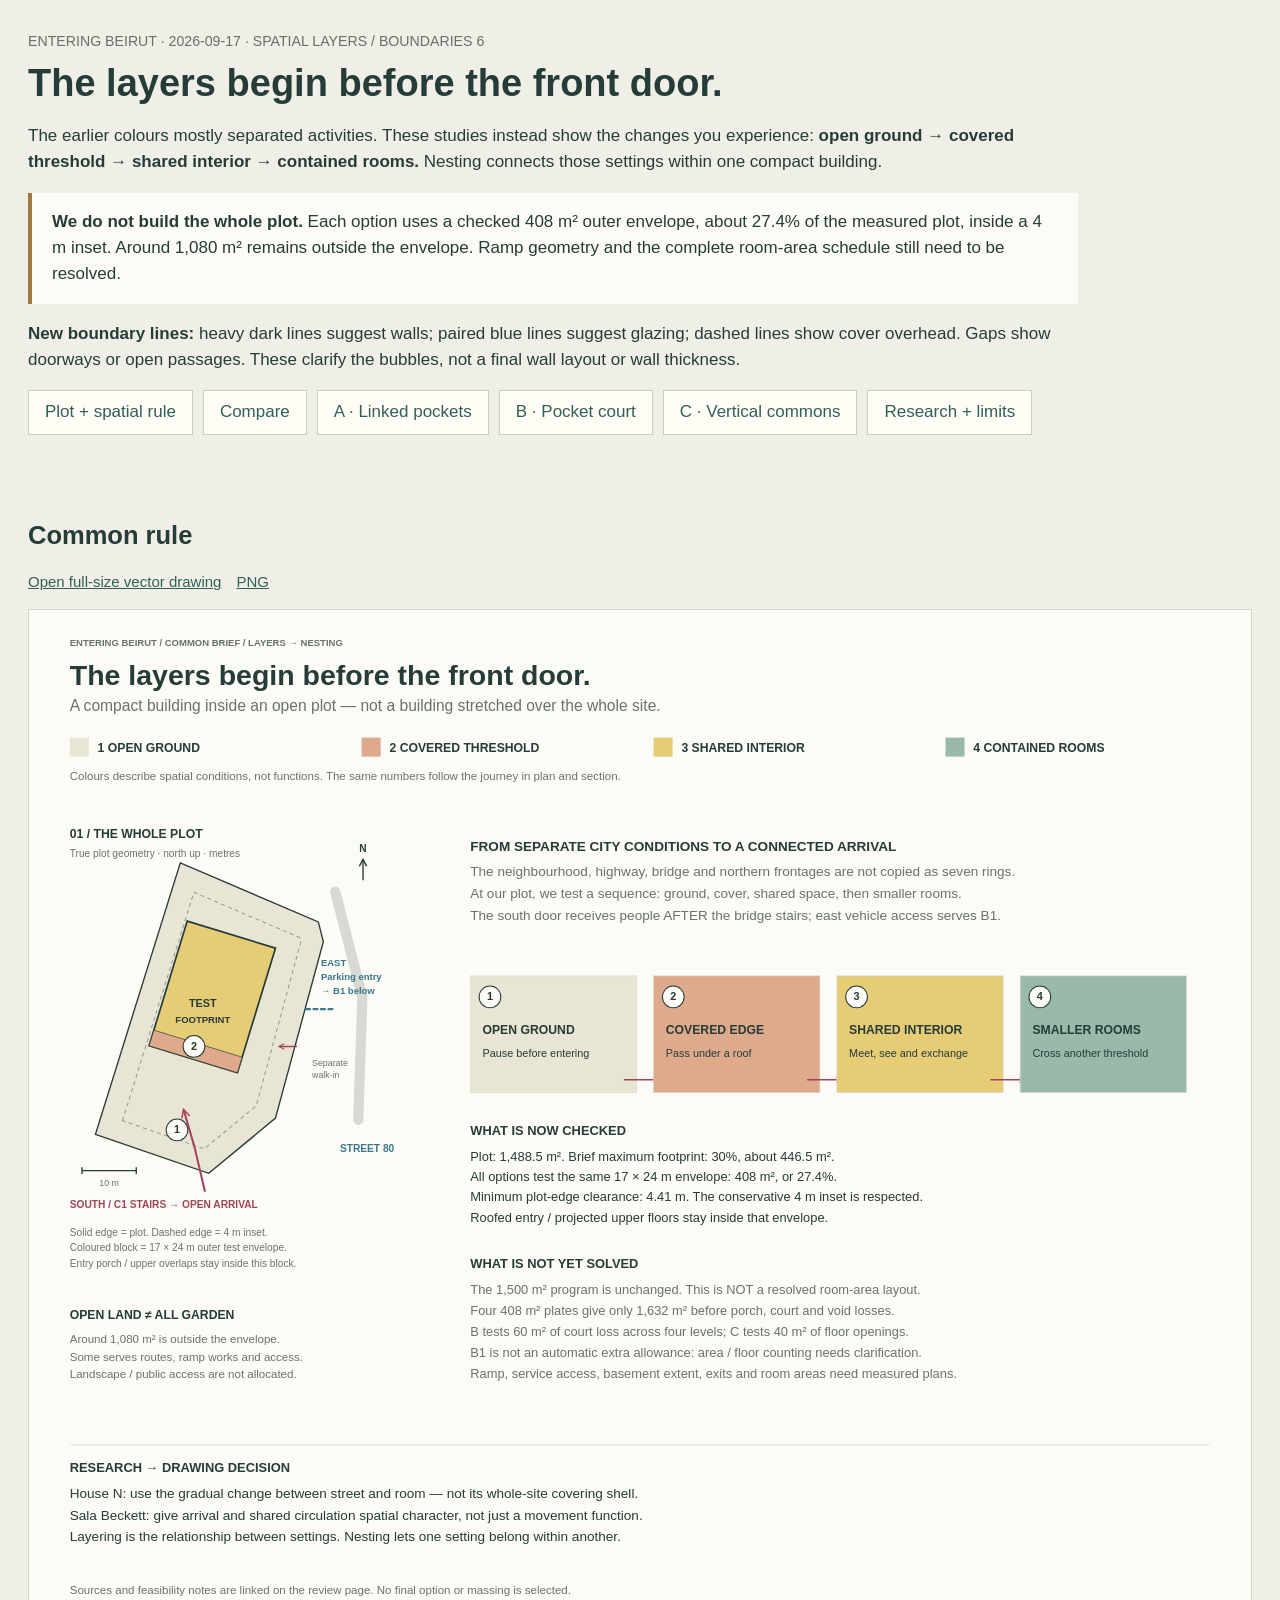
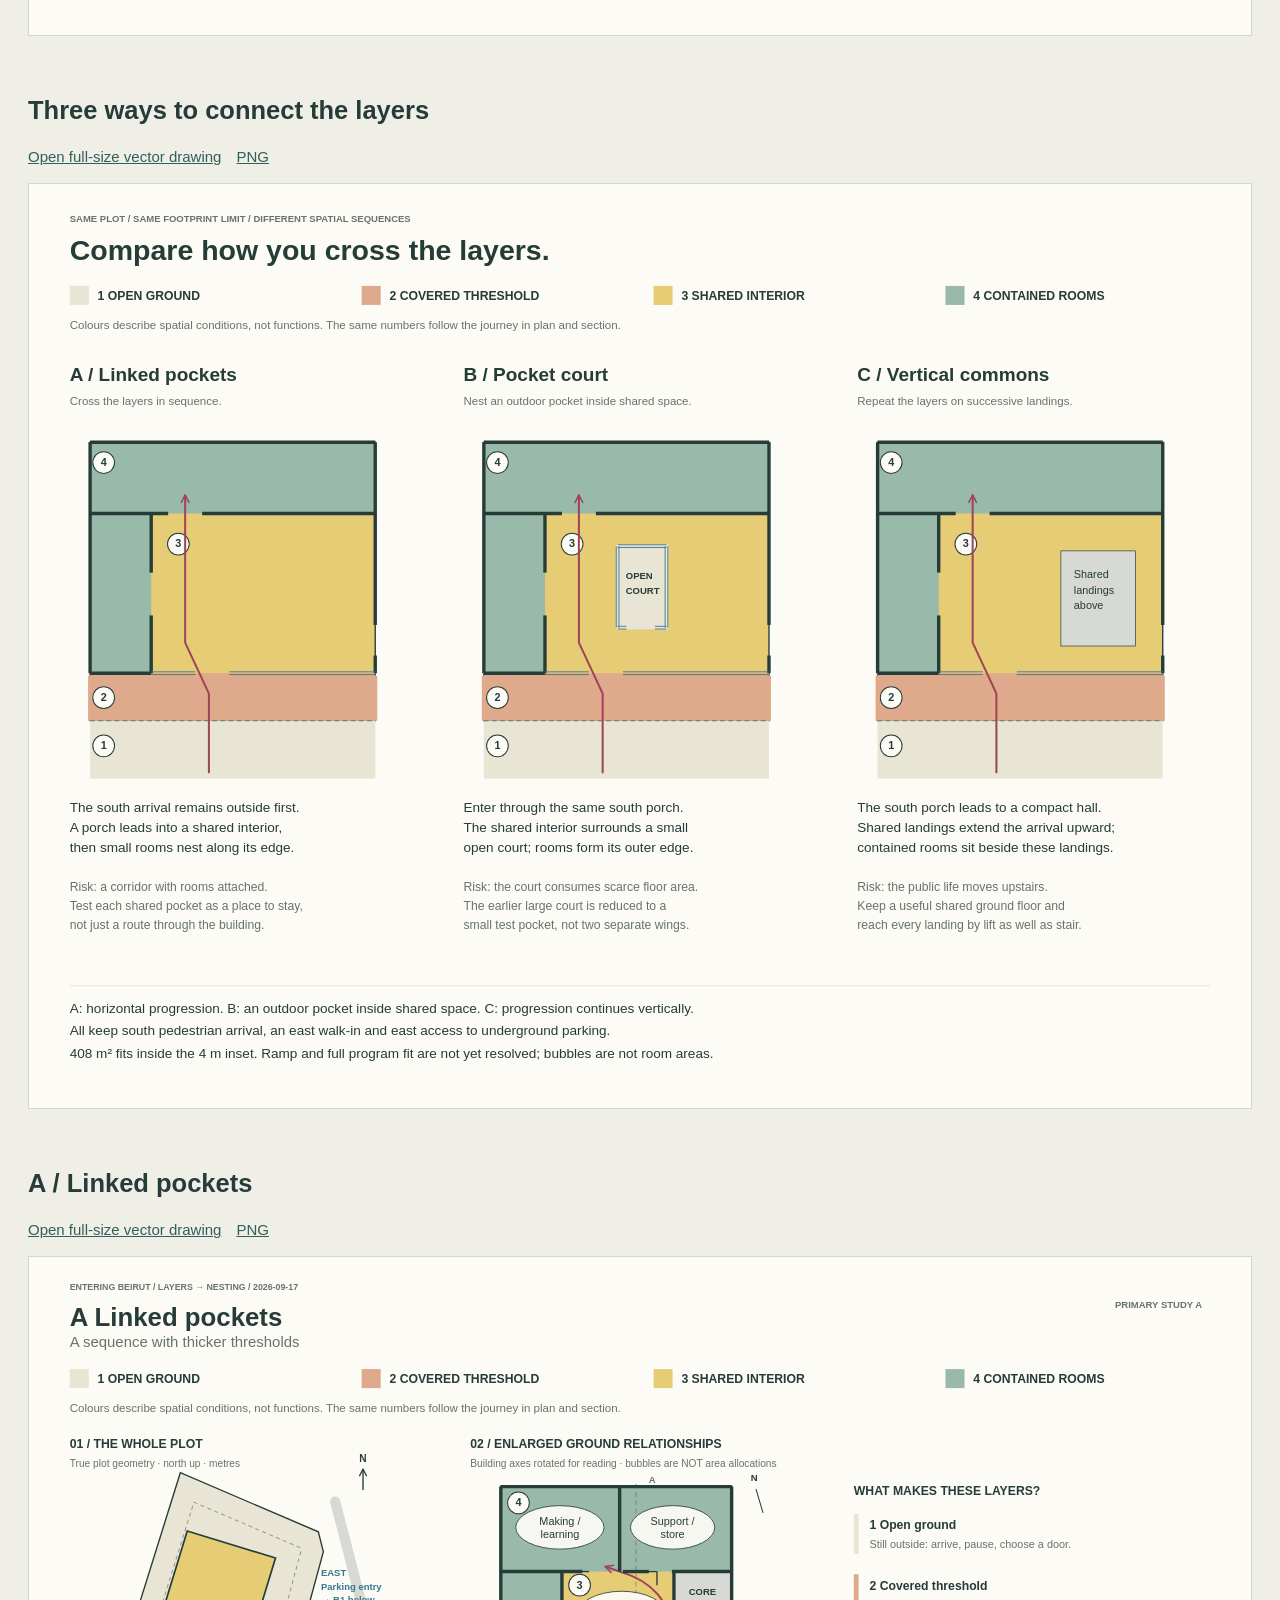
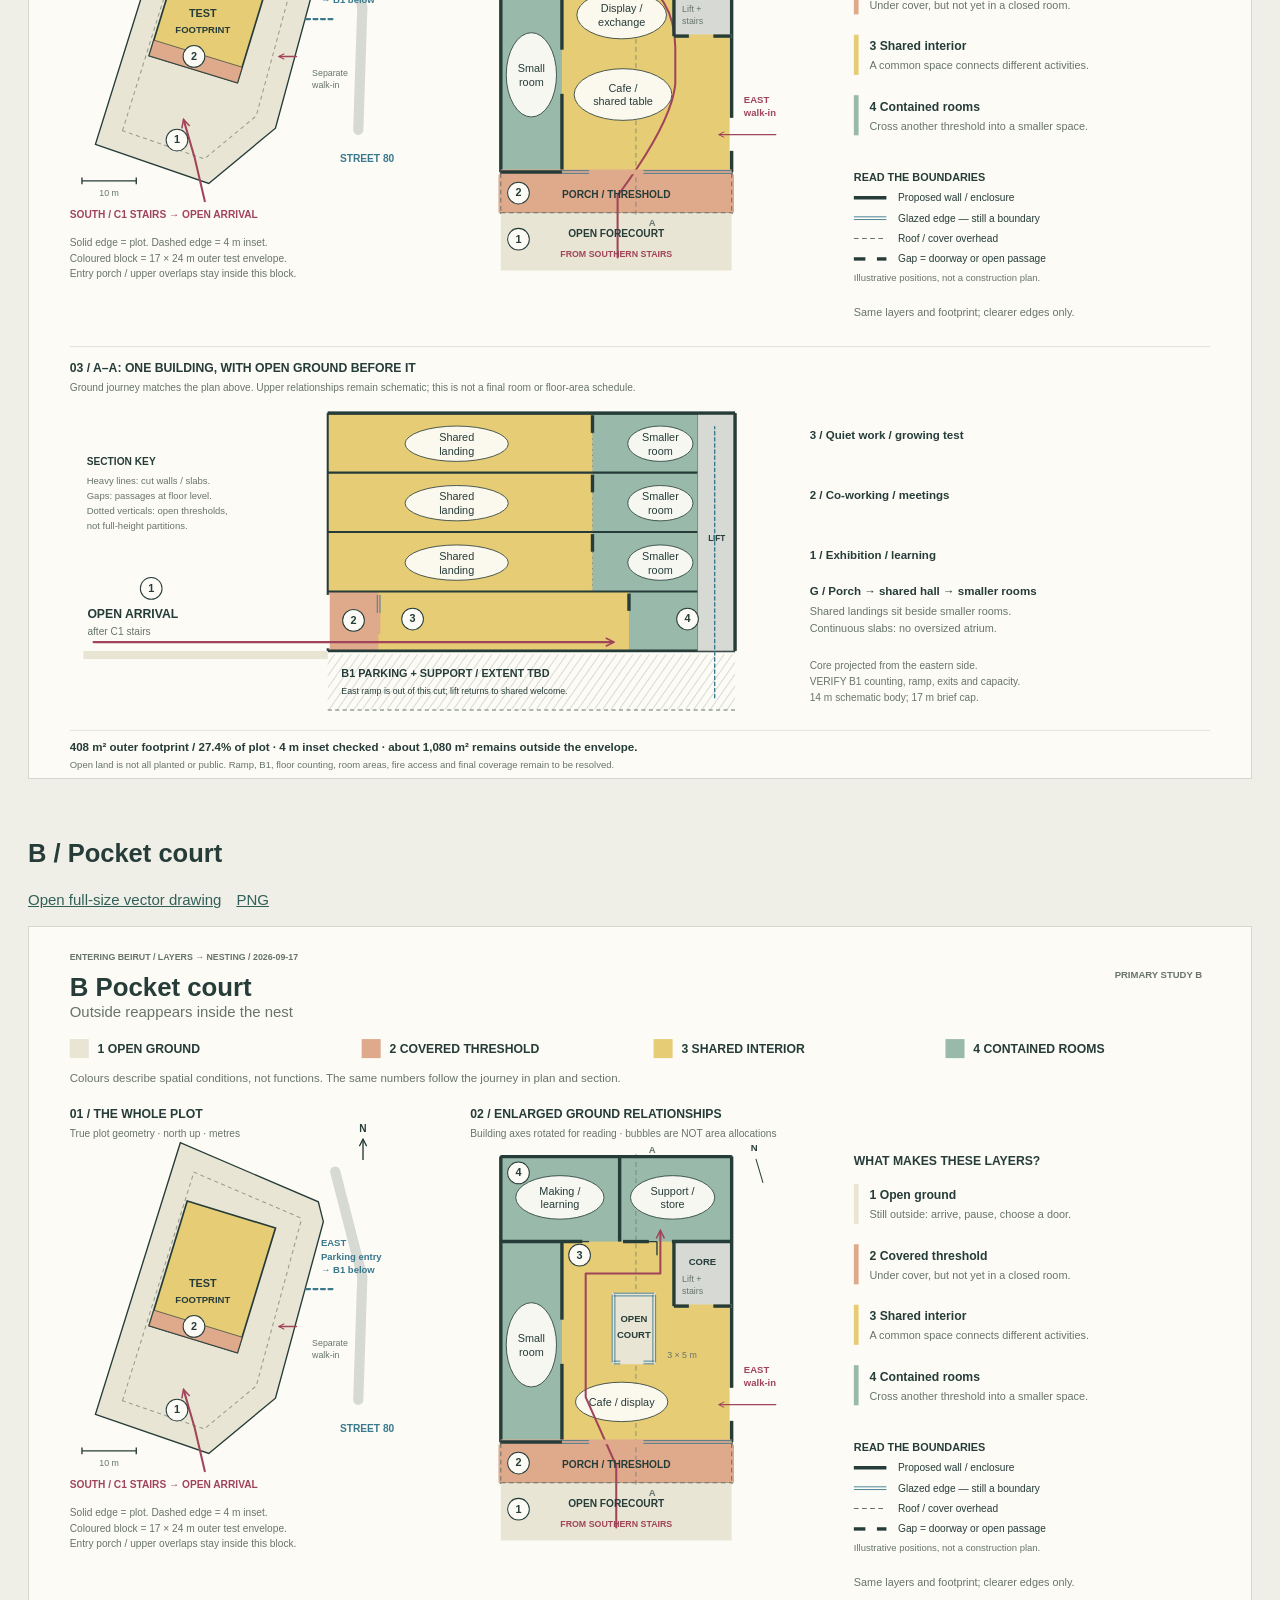
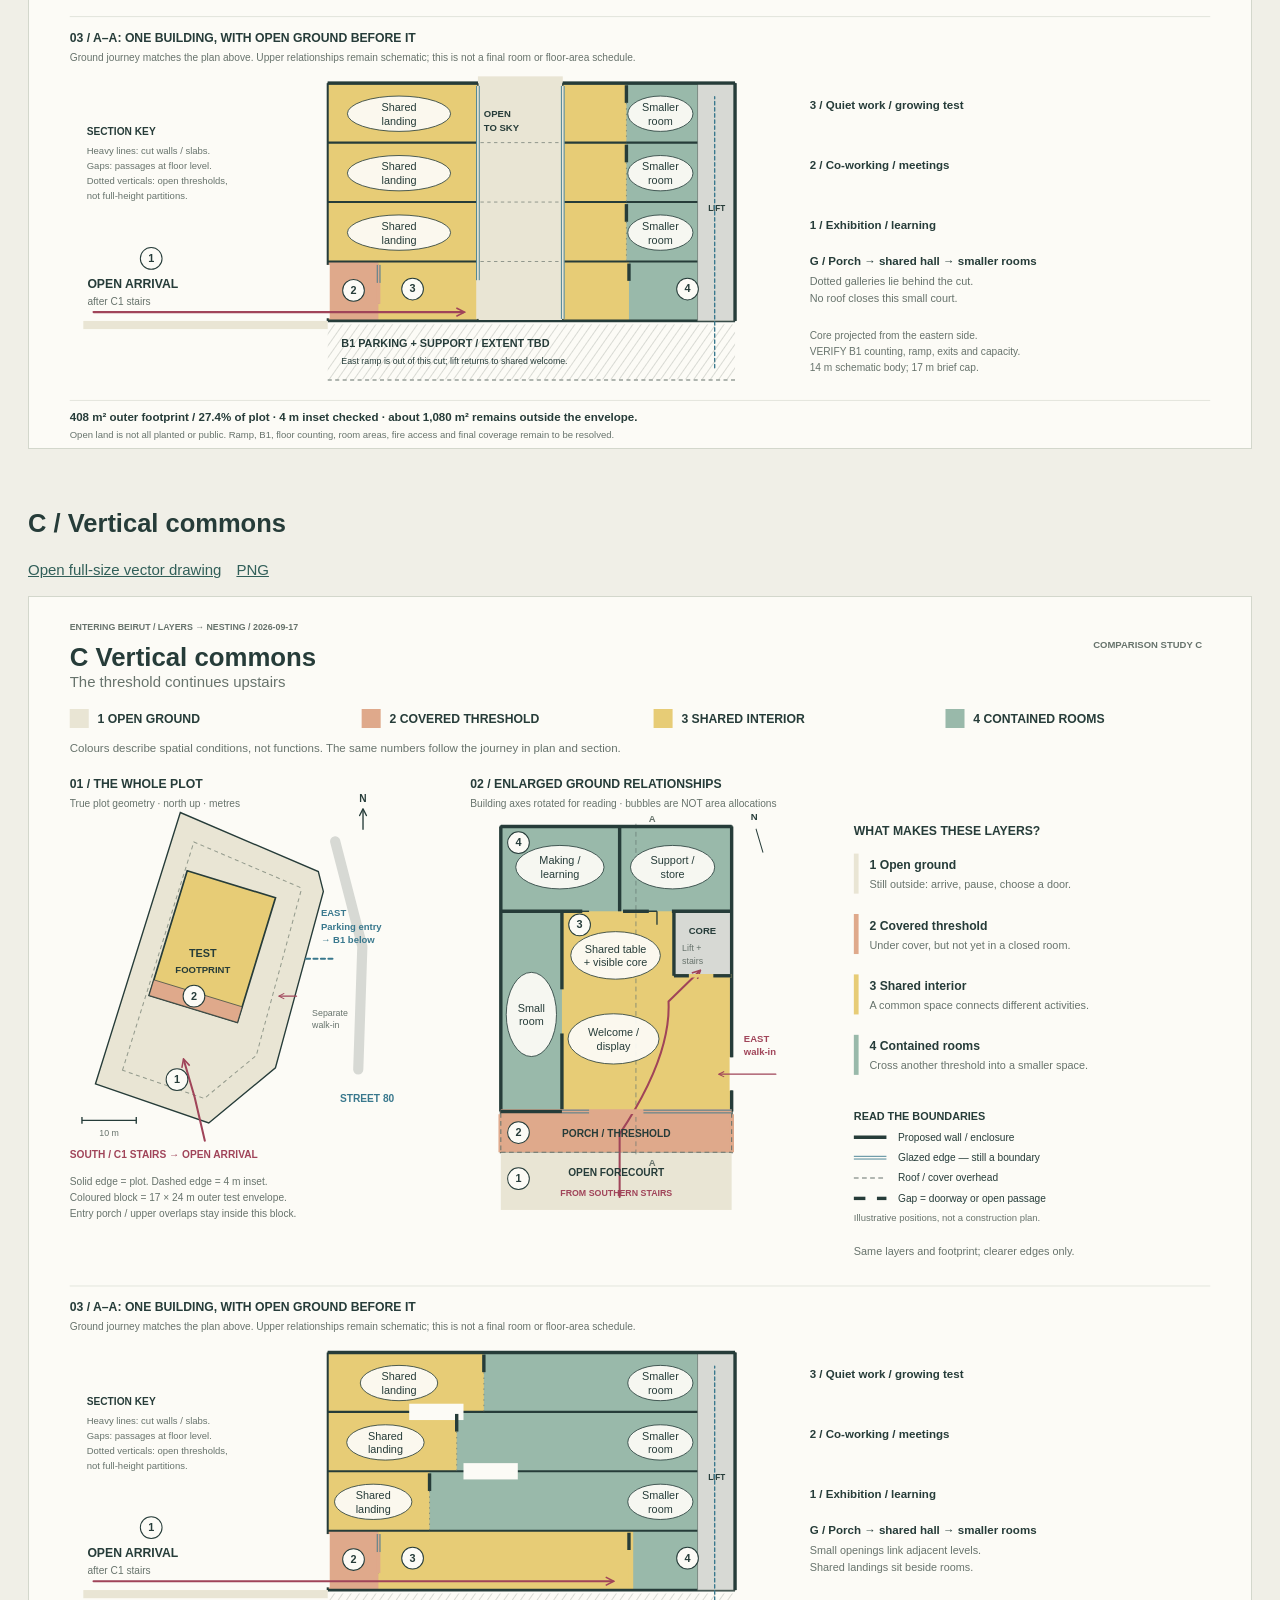
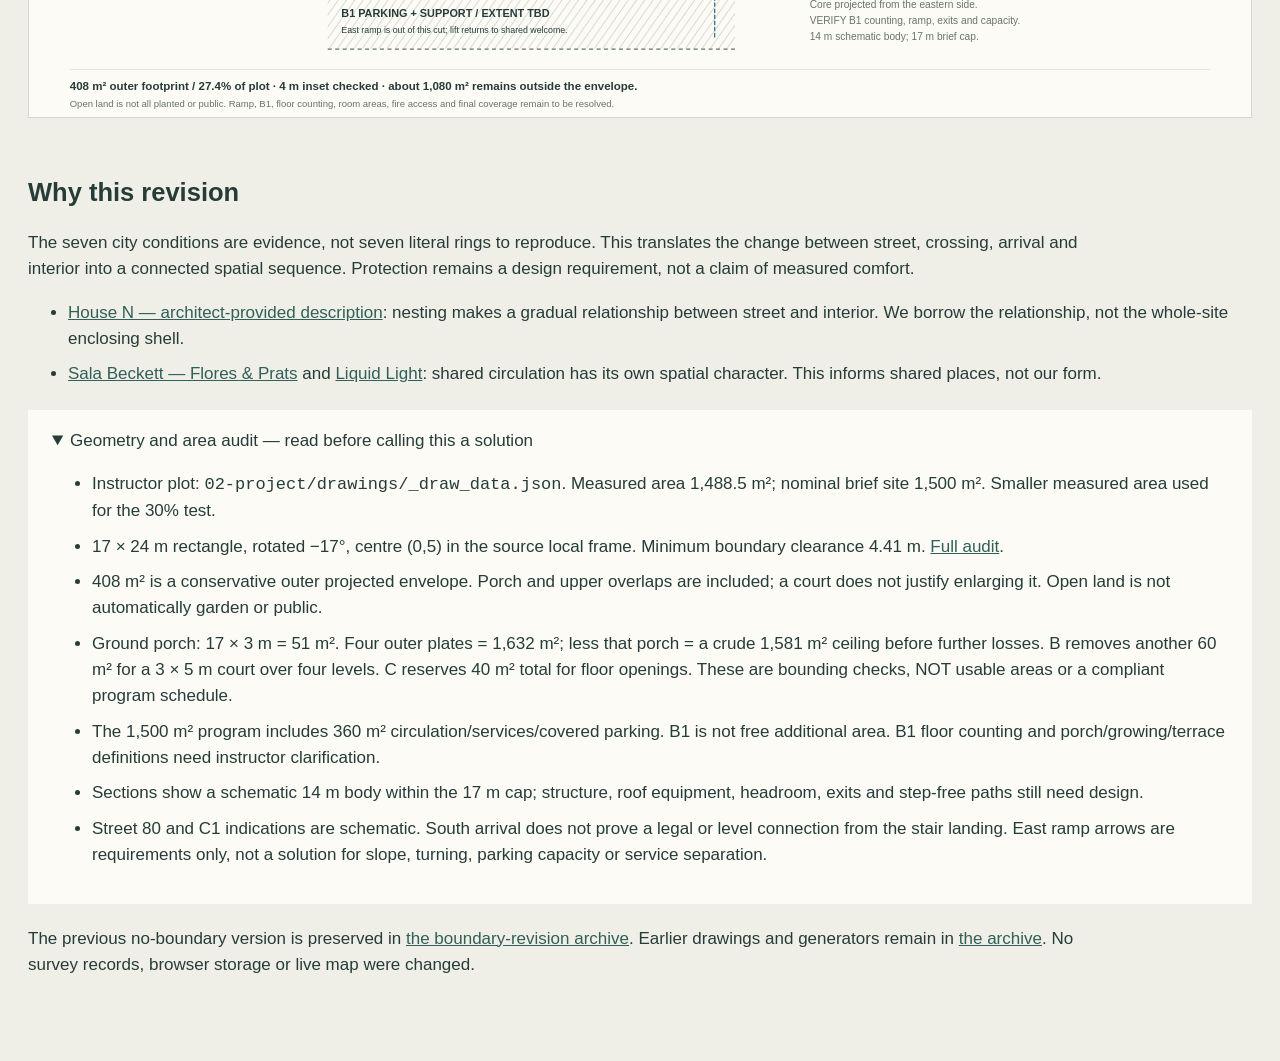
<file: layers-study/archive-before-cafe-arrival/index.html>
<!doctype html><html lang="en"><head><meta charset="utf-8"><meta name="viewport" content="width=device-width,initial-scale=1"><title>Layers into spaces — bubble studies</title><style>*{box-sizing:border-box}body{margin:0;background:#f0efe7;color:#263c39;font:17px/1.55 Arial,sans-serif}header,main{max-width:1500px;margin:auto;padding:28px}h1{font-size:38px;line-height:1.15;margin:8px 0 16px}p{max-width:1050px}nav{display:flex;gap:10px;flex-wrap:wrap}a{color:#315f59}nav a{padding:8px 16px;background:#fffdf6;border:1px solid #c8cec4;text-decoration:none}section{margin:25px 0 55px;scroll-margin-top:20px}img{display:block;width:100%;height:auto;background:#fcfbf6;border:1px solid #d3d7cc}h2{margin-bottom:8px}small{color:#657169}.notice{padding:16px 20px;border-left:4px solid #a27a40;background:#fcfbf6}details{background:#fcfbf6;padding:18px 24px;margin:22px 0}li{margin:9px 0}.links{font-size:15px}.links a{margin-right:15px}@media print{nav,details,.links{display:none}section{break-before:page;margin:0}header{display:none}main{padding:0;max-width:none}}</style></head><body><header><small>ENTERING BEIRUT · 2026-09-17 · SPATIAL LAYERS / BOUNDARIES 6</small><h1>The layers begin before the front door.</h1><p>The earlier colours mostly separated activities. These studies instead show the changes you experience: <strong>open ground → covered threshold → shared interior → contained rooms.</strong> Nesting connects those settings within one compact building.</p><p class="notice"><strong>We do not build the whole plot.</strong> Each option uses a checked 408 m² outer envelope, about 27.4% of the measured plot, inside a 4 m inset. Around 1,080 m² remains outside the envelope. Ramp geometry and the complete room-area schedule still need to be resolved.</p><p><strong>New boundary lines:</strong> heavy dark lines suggest walls; paired blue lines suggest glazing; dashed lines show cover overhead. Gaps show doorways or open passages. These clarify the bubbles, not a final wall layout or wall thickness.</p><nav><a href="#brief">Plot + spatial rule</a><a href="#compare">Compare</a><a href="#a">A · Linked pockets</a><a href="#b">B · Pocket court</a><a href="#c">C · Vertical commons</a><a href="#research">Research + limits</a></nav></header><main><section id="brief"><h2>Common rule</h2><p class="links"><a href="00-common-brief.svg" target="_blank">Open full-size vector drawing</a><a href="00-common-brief.png" target="_blank">PNG</a></p><img src="00-common-brief.svg?rev=boundaries6" alt="Common rule: four spatial layers with south pedestrian arrival and east B1 access."></section><section id="compare"><h2>Three ways to connect the layers</h2><p class="links"><a href="01-comparison.svg" target="_blank">Open full-size vector drawing</a><a href="01-comparison.png" target="_blank">PNG</a></p><img src="01-comparison.svg?rev=boundaries6" alt="Three ways to connect the layers: four spatial layers with south pedestrian arrival and east B1 access."></section><section id="a"><h2>A / Linked pockets</h2><p class="links"><a href="option-a.svg" target="_blank">Open full-size vector drawing</a><a href="option-a.png" target="_blank">PNG</a></p><img src="option-a.svg?rev=boundaries6" alt="A / Linked pockets: four spatial layers with south pedestrian arrival and east B1 access."></section><section id="b"><h2>B / Pocket court</h2><p class="links"><a href="option-b.svg" target="_blank">Open full-size vector drawing</a><a href="option-b.png" target="_blank">PNG</a></p><img src="option-b.svg?rev=boundaries6" alt="B / Pocket court: four spatial layers with south pedestrian arrival and east B1 access."></section><section id="c"><h2>C / Vertical commons</h2><p class="links"><a href="option-c.svg" target="_blank">Open full-size vector drawing</a><a href="option-c.png" target="_blank">PNG</a></p><img src="option-c.svg?rev=boundaries6" alt="C / Vertical commons: four spatial layers with south pedestrian arrival and east B1 access."></section><section id="research"><h2>Why this revision</h2><p>The seven city conditions are evidence, not seven literal rings to reproduce. This translates the change between street, crossing, arrival and interior into a connected spatial sequence. Protection remains a design requirement, not a claim of measured comfort.</p><ul><li><a href="https://www.archdaily.com/7484/house-n-sou-fujimoto" target="_blank" rel="noreferrer">House N — architect-provided description</a>: nesting makes a gradual relationship between street and interior. We borrow the relationship, not the whole-site enclosing shell.</li><li><a href="https://floresprats.com/archive/sala-beckett-project/" target="_blank" rel="noreferrer">Sala Beckett — Flores &amp; Prats</a> and <a href="https://floresprats.com/archive/liquid-light/" target="_blank" rel="noreferrer">Liquid Light</a>: shared circulation has its own spatial character. This informs shared places, not our form.</li></ul><details open><summary>Geometry and area audit — read before calling this a solution</summary><ul><li>Instructor plot: <code>02-project/drawings/_draw_data.json</code>. Measured area 1,488.5 m²; nominal brief site 1,500 m². Smaller measured area used for the 30% test.</li><li>17 × 24 m rectangle, rotated −17°, centre (0,5) in the source local frame. Minimum boundary clearance 4.41 m. <a href="envelope-audit.json">Full audit</a>.</li><li>408 m² is a conservative outer projected envelope. Porch and upper overlaps are included; a court does not justify enlarging it. Open land is not automatically garden or public.</li><li>Ground porch: 17 × 3 m = 51 m². Four outer plates = 1,632 m²; less that porch = a crude 1,581 m² ceiling before further losses. B removes another 60 m² for a 3 × 5 m court over four levels. C reserves 40 m² total for floor openings. These are bounding checks, NOT usable areas or a compliant program schedule.</li><li>The 1,500 m² program includes 360 m² circulation/services/covered parking. B1 is not free additional area. B1 floor counting and porch/growing/terrace definitions need instructor clarification.</li><li>Sections show a schematic 14 m body within the 17 m cap; structure, roof equipment, headroom, exits and step-free paths still need design.</li><li>Street 80 and C1 indications are schematic. South arrival does not prove a legal or level connection from the stair landing. East ramp arrows are requirements only, not a solution for slope, turning, parking capacity or service separation.</li></ul></details><p>The previous no-boundary version is preserved in <a href="archive-before-boundary-lines/index.html">the boundary-revision archive</a>. Earlier drawings and generators remain in <a href="archive-before-spatial-layers/index.html">the archive</a>. No survey records, browser storage or live map were changed.</p></section></main></body></html>
</file>
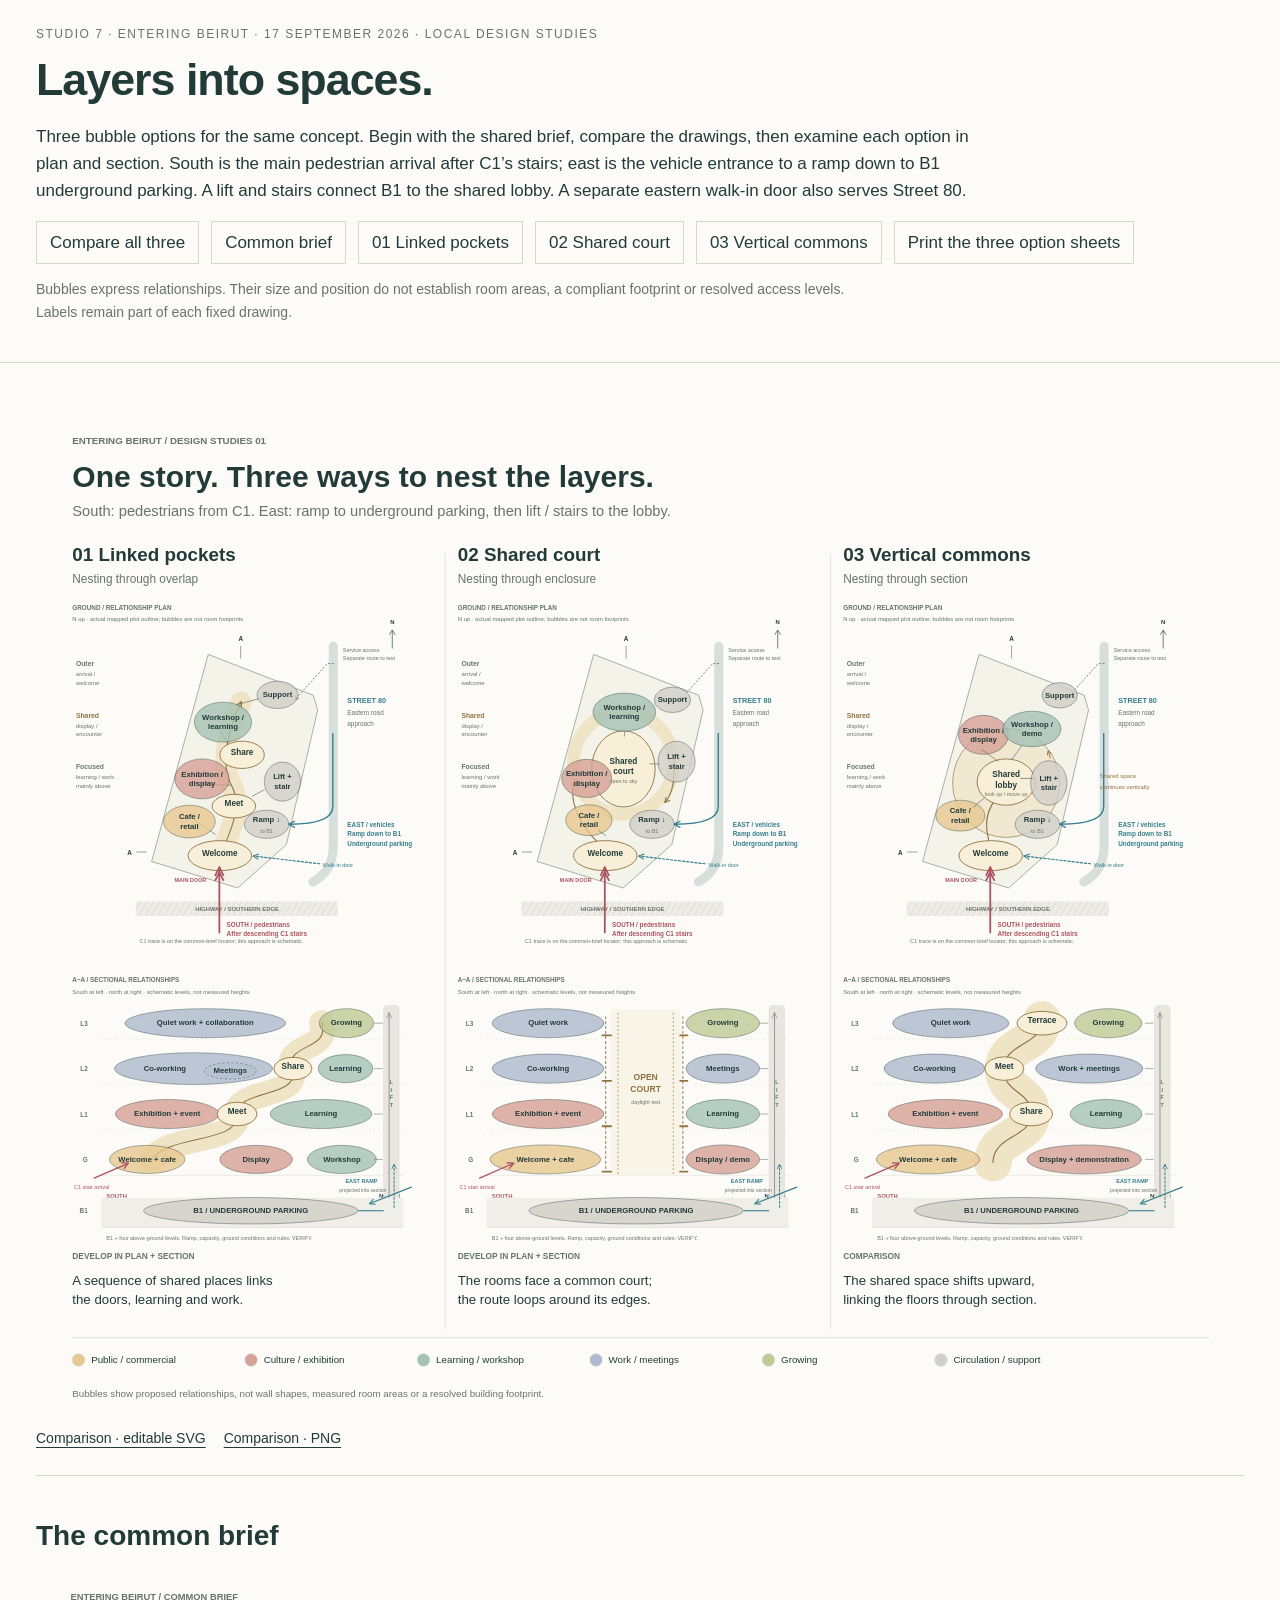
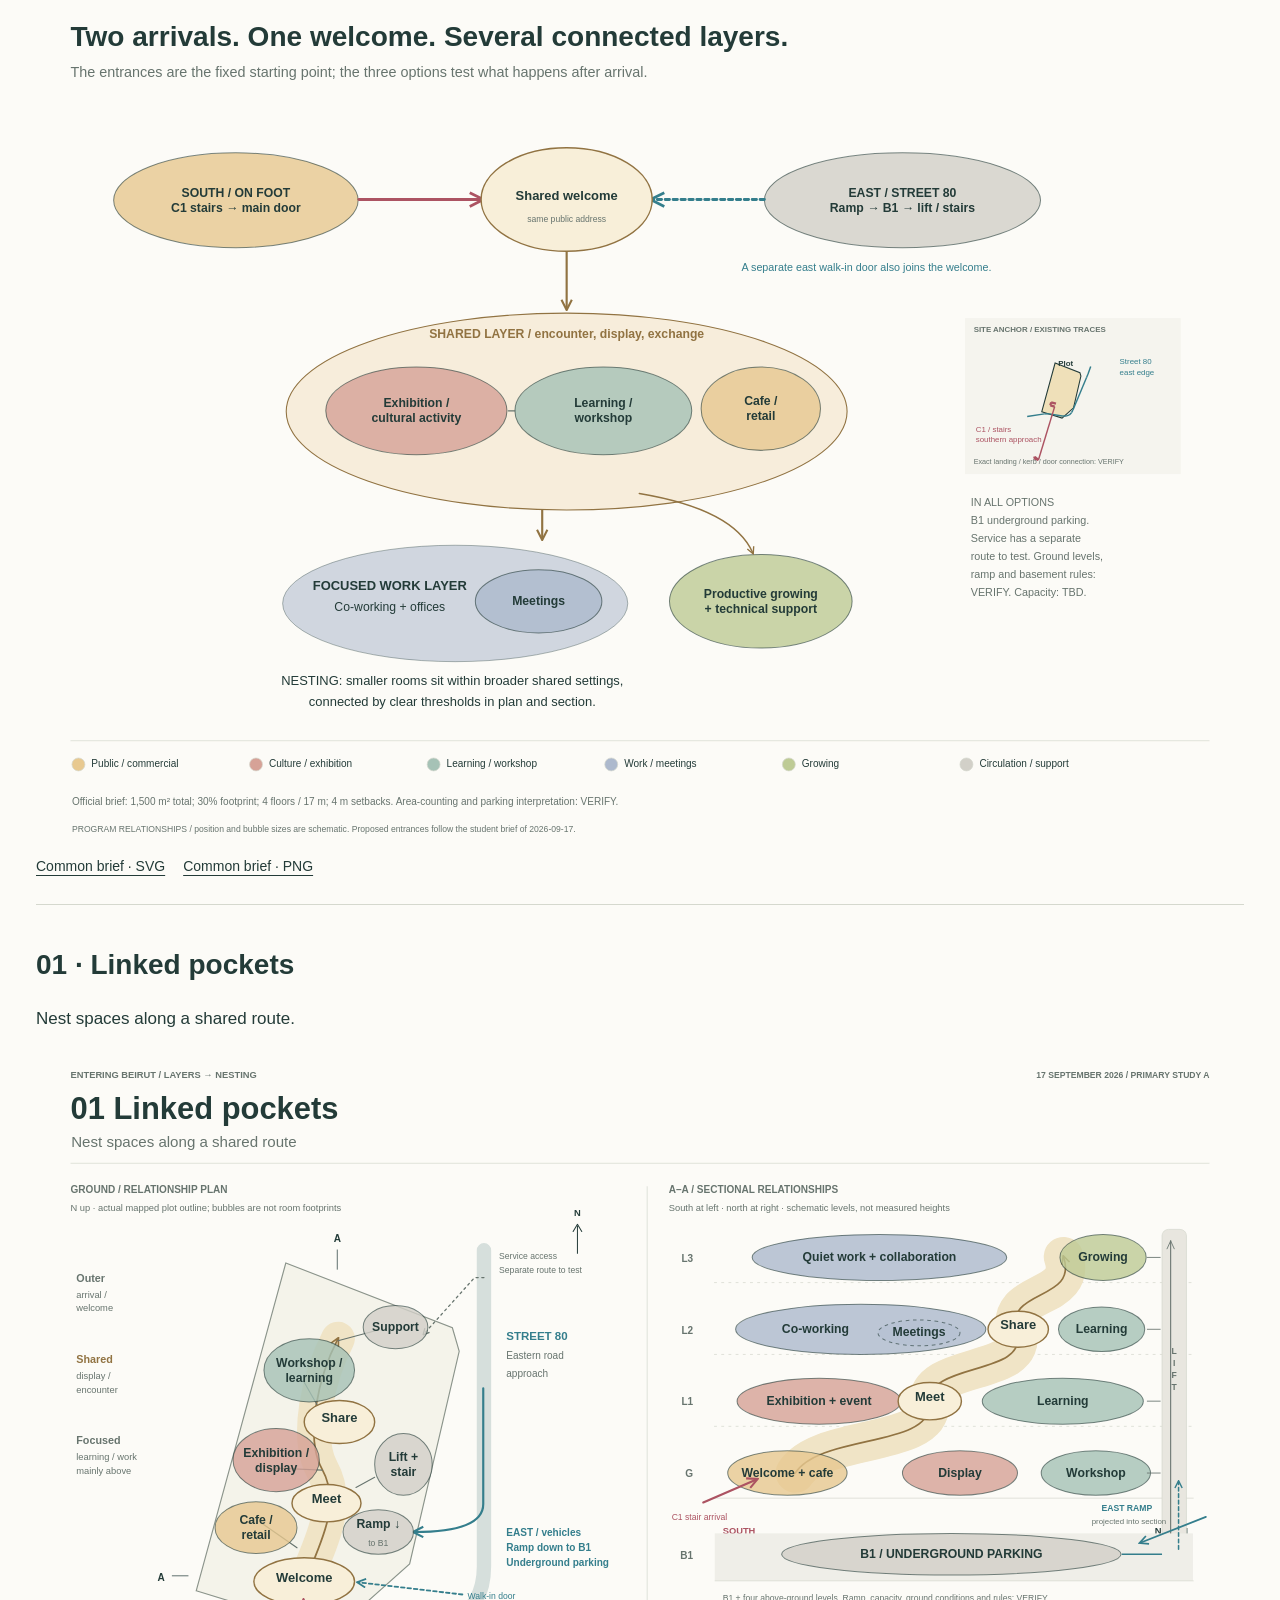
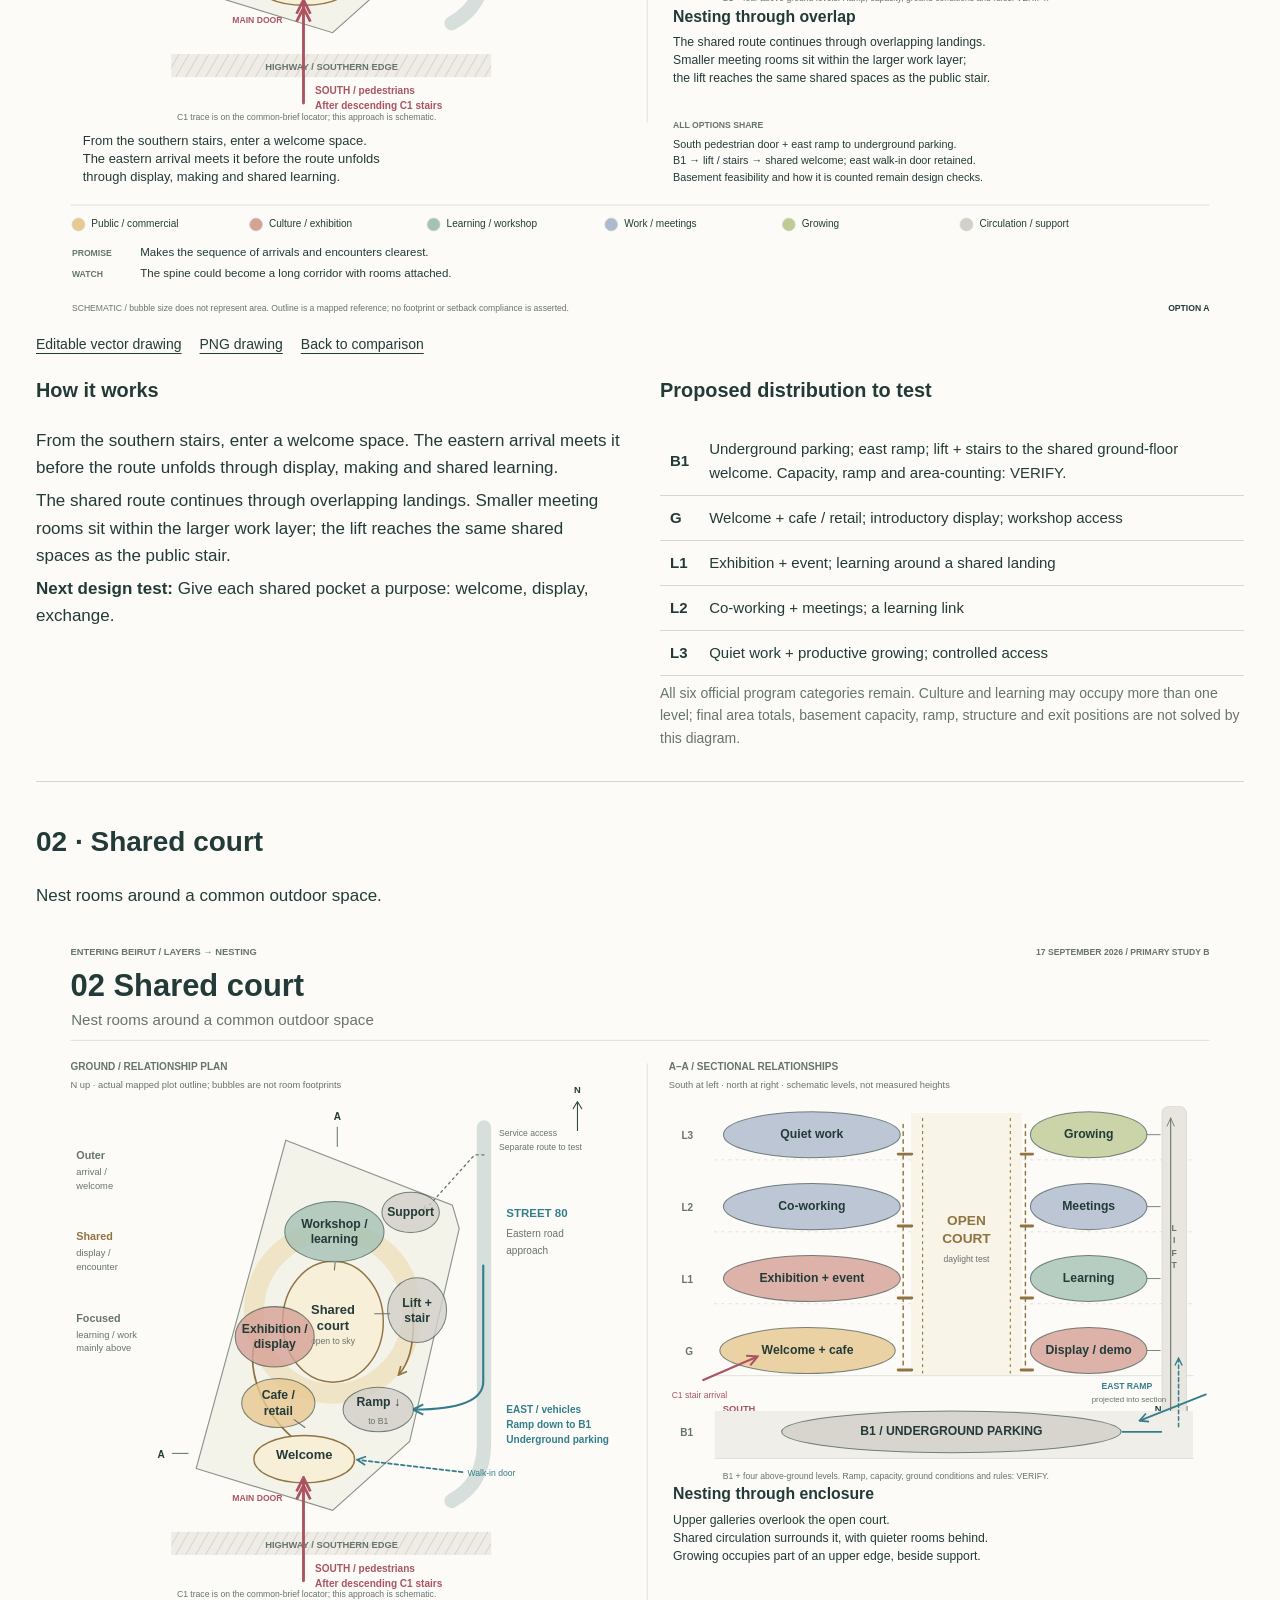
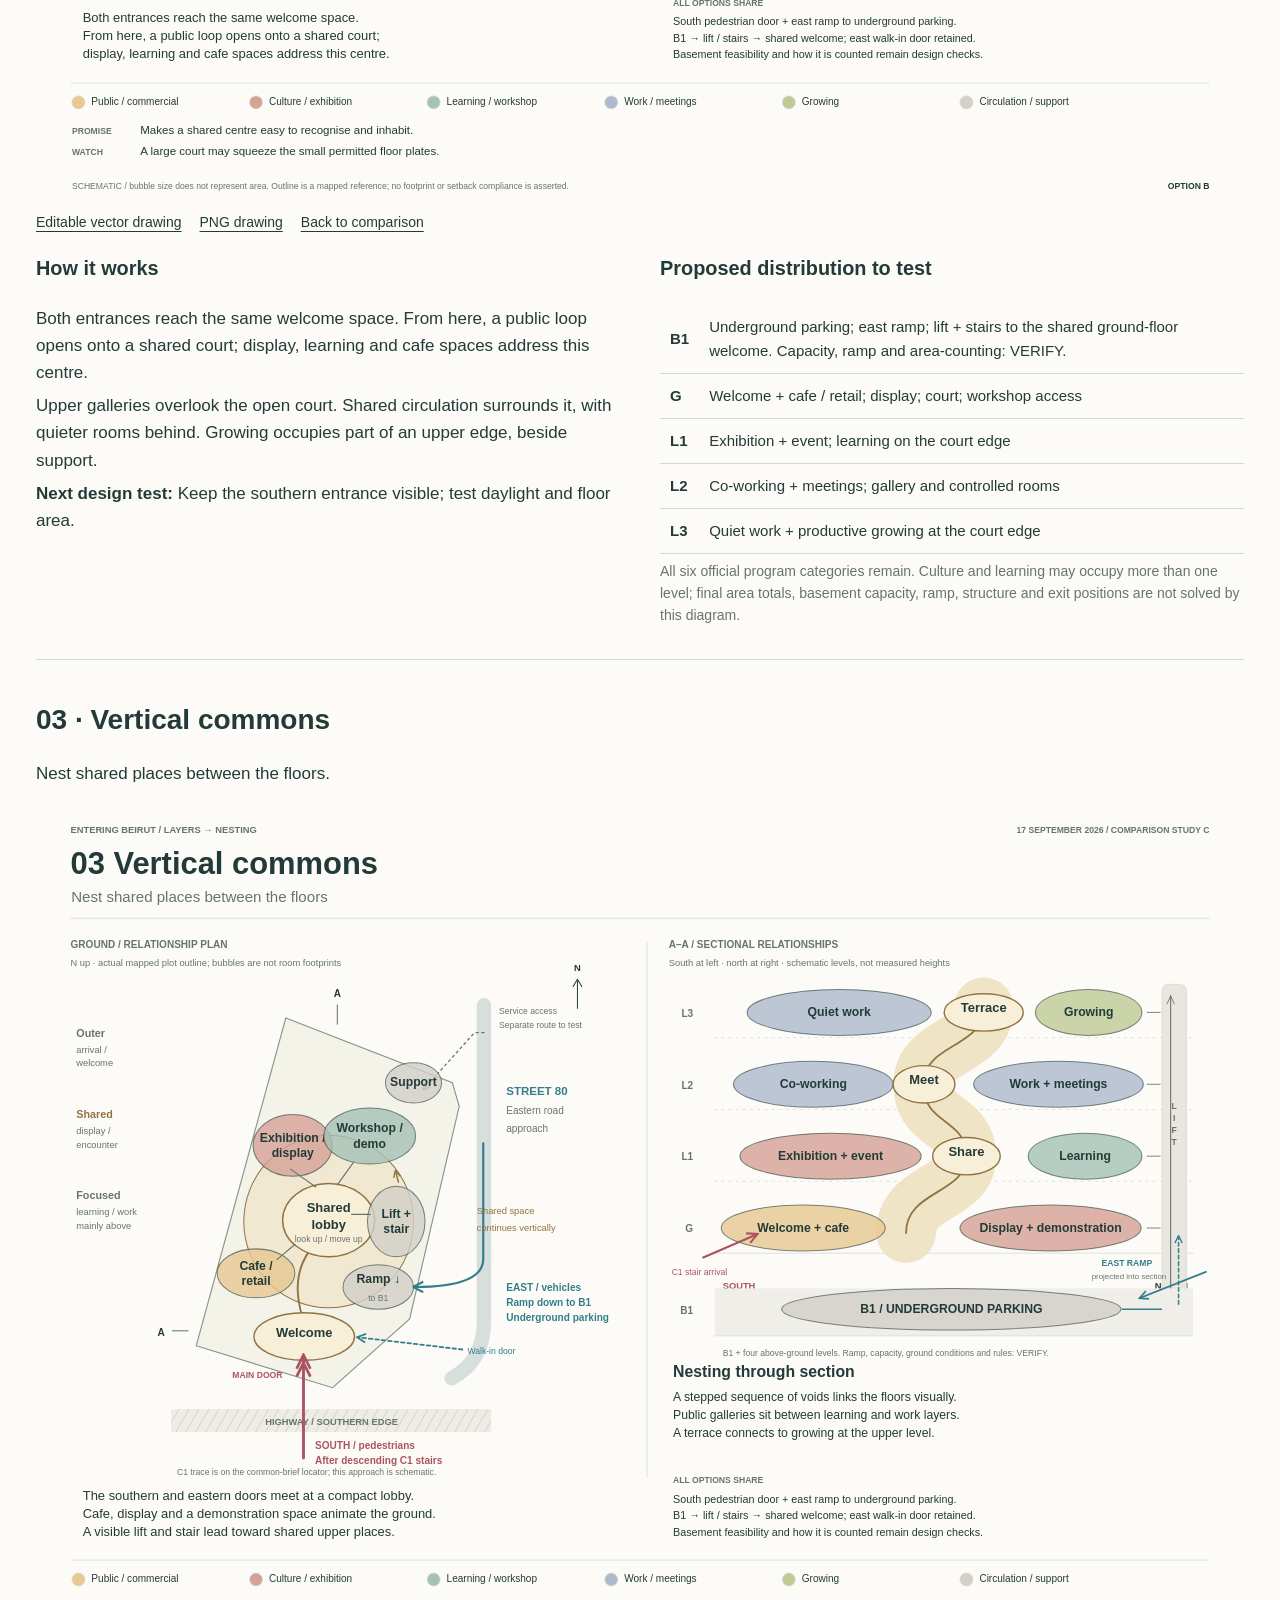
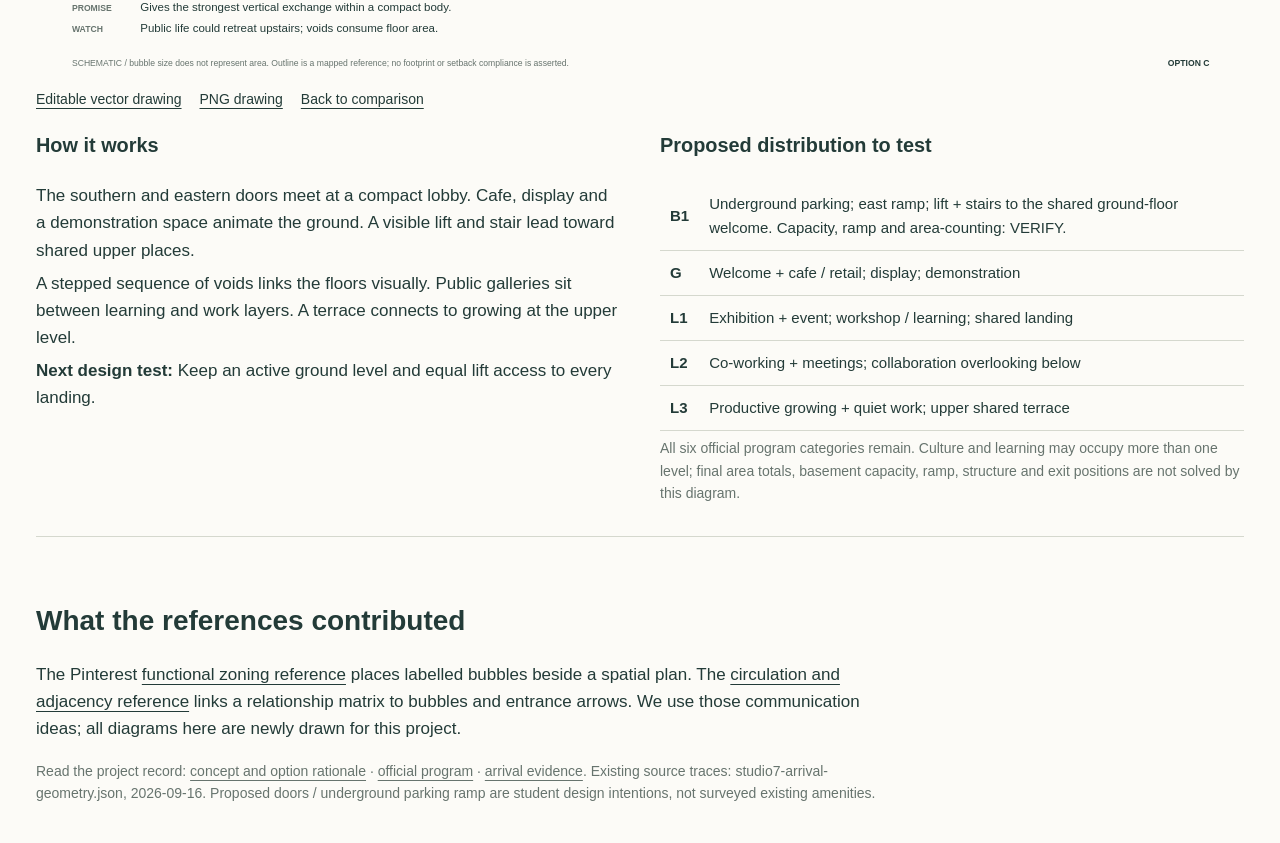
<file: layers-study/archive-before-layer-highlight/index.html>
<!doctype html><html lang="en"><head><meta charset="utf-8"><meta name="viewport" content="width=device-width,initial-scale=1"><title>Layers → Nesting | Bubble options</title><style>
 *{box-sizing:border-box}body{margin:0;background:#fcfbf7;color:#233b38;font:17px/1.6 Arial,sans-serif}header,main,footer{max-width:1740px;margin:auto;padding:25px 36px}header{border-bottom:1px solid #d5d8ce}h1{font-size:clamp(26px,3.5vw,48px);line-height:1.15;letter-spacing:-1px;margin:10px 0}h2{font-size:28px;margin:12px 0}p{max-width:850px}nav{display:flex;gap:12px;flex-wrap:wrap}a{color:inherit;text-underline-offset:4px}nav a{padding:7px 13px;border:1px solid #d5d8ce;text-decoration:none}.meta{font-size:12px;letter-spacing:1.5px;color:#67746e}section{padding:26px 0;border-bottom:1px solid #d5d8ce;scroll-margin:10px}.drawing{display:block;width:100%;height:auto}.downloads{display:flex;gap:18px;flex-wrap:wrap;font-size:14px}.details{display:grid;grid-template-columns:1fr 1fr;gap:40px}.details p{margin:6px 0}table{width:100%;border-collapse:collapse;font-size:15px}td,th{text-align:left;padding:10px;border-bottom:1px solid #d5d8ce}th{font-weight:600}.intro{max-width:950px}.note{color:#67746e;font-size:14px}button{font:inherit;padding:7px 13px;color:inherit;border:1px solid #d5d8ce;background:none;cursor:pointer} @media(max-width:650px){header,main,footer{padding:18px}.details{grid-template-columns:1fr;gap:12px}.drawing-wrap{overflow:auto}.drawing{min-width:950px}h1{letter-spacing:-.5px}}@media print{nav,.downloads,button,header,.details,footer,#common,#compare{display:none}main{padding:0;max-width:none}section{padding:0;border:0;break-after:page}section>h2,section>p{display:none}.drawing{width:100%;min-width:0}@page{size:A3 landscape;margin:8mm}}
 </style></head><body><header><div class="meta">STUDIO 7 · ENTERING BEIRUT · 17 SEPTEMBER 2026 · LOCAL DESIGN STUDIES</div><h1>Layers into spaces.</h1><p class="intro">Three bubble options for the same concept. Begin with the shared brief, compare the drawings, then examine each option in plan and section. South is the main pedestrian arrival after C1’s stairs; east is the vehicle entrance to a ramp down to B1 underground parking. A lift and stairs connect B1 to the shared lobby. A separate eastern walk-in door also serves Street 80.</p><nav><a href="#compare">Compare all three</a><a href="#common">Common brief</a><a href="#a">01 Linked pockets</a><a href="#b">02 Shared court</a><a href="#c">03 Vertical commons</a><button onclick="window.print()">Print the three option sheets</button></nav><p class="note">Bubbles express relationships. Their size and position do not establish room areas, a compliant footprint or resolved access levels. Labels remain part of each fixed drawing.</p></header><main>
 <section id="compare"><img class="drawing" src="01-comparison.svg" alt="Three options compared in plan and section"><div class="downloads"><a href="01-comparison.svg" download>Comparison · editable SVG</a><a href="01-comparison.png" download>Comparison · PNG</a></div></section>
 <section id="common"><h2>The common brief</h2><div class="drawing-wrap"><img class="drawing" src="00-common-brief.svg" alt="South pedestrian arrival and east ramp to underground parking connect through the shared welcome to nested program layers"></div><div class="downloads"><a href="00-common-brief.svg" download>Common brief · SVG</a><a href="00-common-brief.png" download>Common brief · PNG</a></div></section>
 <section id="a"><h2>01 · Linked pockets</h2><p>Nest spaces along a shared route.</p><div class="drawing-wrap"><img class="drawing" src="option-a.svg" alt="Linked pockets, schematic ground plan and section"></div><div class="downloads"><a href="option-a.svg" download>Editable vector drawing</a><a href="option-a.png" download>PNG drawing</a><a href="#compare">Back to comparison</a></div><div class="details"><div><h3>How it works</h3><p>From the southern stairs, enter a welcome space. The eastern arrival meets it before the route unfolds through display, making and shared learning.</p><p>The shared route continues through overlapping landings. Smaller meeting rooms sit within the larger work layer; the lift reaches the same shared spaces as the public stair.</p><p><strong>Next design test:</strong> Give each shared pocket a purpose: welcome, display, exchange.</p></div><div><h3>Proposed distribution to test</h3><table><tbody><tr><th>B1</th><td>Underground parking; east ramp; lift + stairs to the shared ground-floor welcome. Capacity, ramp and area-counting: VERIFY.</td></tr><tr><th>G</th><td>Welcome + cafe / retail; introductory display; workshop access</td></tr><tr><th>L1</th><td>Exhibition + event; learning around a shared landing</td></tr><tr><th>L2</th><td>Co-working + meetings; a learning link</td></tr><tr><th>L3</th><td>Quiet work + productive growing; controlled access</td></tr></tbody></table><p class="note">All six official program categories remain. Culture and learning may occupy more than one level; final area totals, basement capacity, ramp, structure and exit positions are not solved by this diagram.</p></div></div></section><section id="b"><h2>02 · Shared court</h2><p>Nest rooms around a common outdoor space.</p><div class="drawing-wrap"><img class="drawing" src="option-b.svg" alt="Shared court, schematic ground plan and section"></div><div class="downloads"><a href="option-b.svg" download>Editable vector drawing</a><a href="option-b.png" download>PNG drawing</a><a href="#compare">Back to comparison</a></div><div class="details"><div><h3>How it works</h3><p>Both entrances reach the same welcome space. From here, a public loop opens onto a shared court; display, learning and cafe spaces address this centre.</p><p>Upper galleries overlook the open court. Shared circulation surrounds it, with quieter rooms behind. Growing occupies part of an upper edge, beside support.</p><p><strong>Next design test:</strong> Keep the southern entrance visible; test daylight and floor area.</p></div><div><h3>Proposed distribution to test</h3><table><tbody><tr><th>B1</th><td>Underground parking; east ramp; lift + stairs to the shared ground-floor welcome. Capacity, ramp and area-counting: VERIFY.</td></tr><tr><th>G</th><td>Welcome + cafe / retail; display; court; workshop access</td></tr><tr><th>L1</th><td>Exhibition + event; learning on the court edge</td></tr><tr><th>L2</th><td>Co-working + meetings; gallery and controlled rooms</td></tr><tr><th>L3</th><td>Quiet work + productive growing at the court edge</td></tr></tbody></table><p class="note">All six official program categories remain. Culture and learning may occupy more than one level; final area totals, basement capacity, ramp, structure and exit positions are not solved by this diagram.</p></div></div></section><section id="c"><h2>03 · Vertical commons</h2><p>Nest shared places between the floors.</p><div class="drawing-wrap"><img class="drawing" src="option-c.svg" alt="Vertical commons, schematic ground plan and section"></div><div class="downloads"><a href="option-c.svg" download>Editable vector drawing</a><a href="option-c.png" download>PNG drawing</a><a href="#compare">Back to comparison</a></div><div class="details"><div><h3>How it works</h3><p>The southern and eastern doors meet at a compact lobby. Cafe, display and a demonstration space animate the ground. A visible lift and stair lead toward shared upper places.</p><p>A stepped sequence of voids links the floors visually. Public galleries sit between learning and work layers. A terrace connects to growing at the upper level.</p><p><strong>Next design test:</strong> Keep an active ground level and equal lift access to every landing.</p></div><div><h3>Proposed distribution to test</h3><table><tbody><tr><th>B1</th><td>Underground parking; east ramp; lift + stairs to the shared ground-floor welcome. Capacity, ramp and area-counting: VERIFY.</td></tr><tr><th>G</th><td>Welcome + cafe / retail; display; demonstration</td></tr><tr><th>L1</th><td>Exhibition + event; workshop / learning; shared landing</td></tr><tr><th>L2</th><td>Co-working + meetings; collaboration overlooking below</td></tr><tr><th>L3</th><td>Productive growing + quiet work; upper shared terrace</td></tr></tbody></table><p class="note">All six official program categories remain. Culture and learning may occupy more than one level; final area totals, basement capacity, ramp, structure and exit positions are not solved by this diagram.</p></div></div></section>
 </main><footer><h2>What the references contributed</h2><p>The Pinterest <a href="https://www.pinterest.com/pin/148055906498322131/">functional zoning reference</a> places labelled bubbles beside a spatial plan. The <a href="https://in.pinterest.com/pin/556264991495103144/">circulation and adjacency reference</a> links a relationship matrix to bubbles and entrance arrows. We use those communication ideas; all diagrams here are newly drawn for this project.</p><p class="note">Read the project record: <a href="../CONCEPT_AND_DESIGN.md">concept and option rationale</a> · <a href="../../02-project/PROGRAM.md">official program</a> · <a href="../../03-research/ACCESSIBILITY.md">arrival evidence</a>. Existing source traces: studio7-arrival-geometry.json, 2026-09-16. Proposed doors / underground parking ramp are student design intentions, not surveyed existing amenities.</p></footer></body></html>
</file>
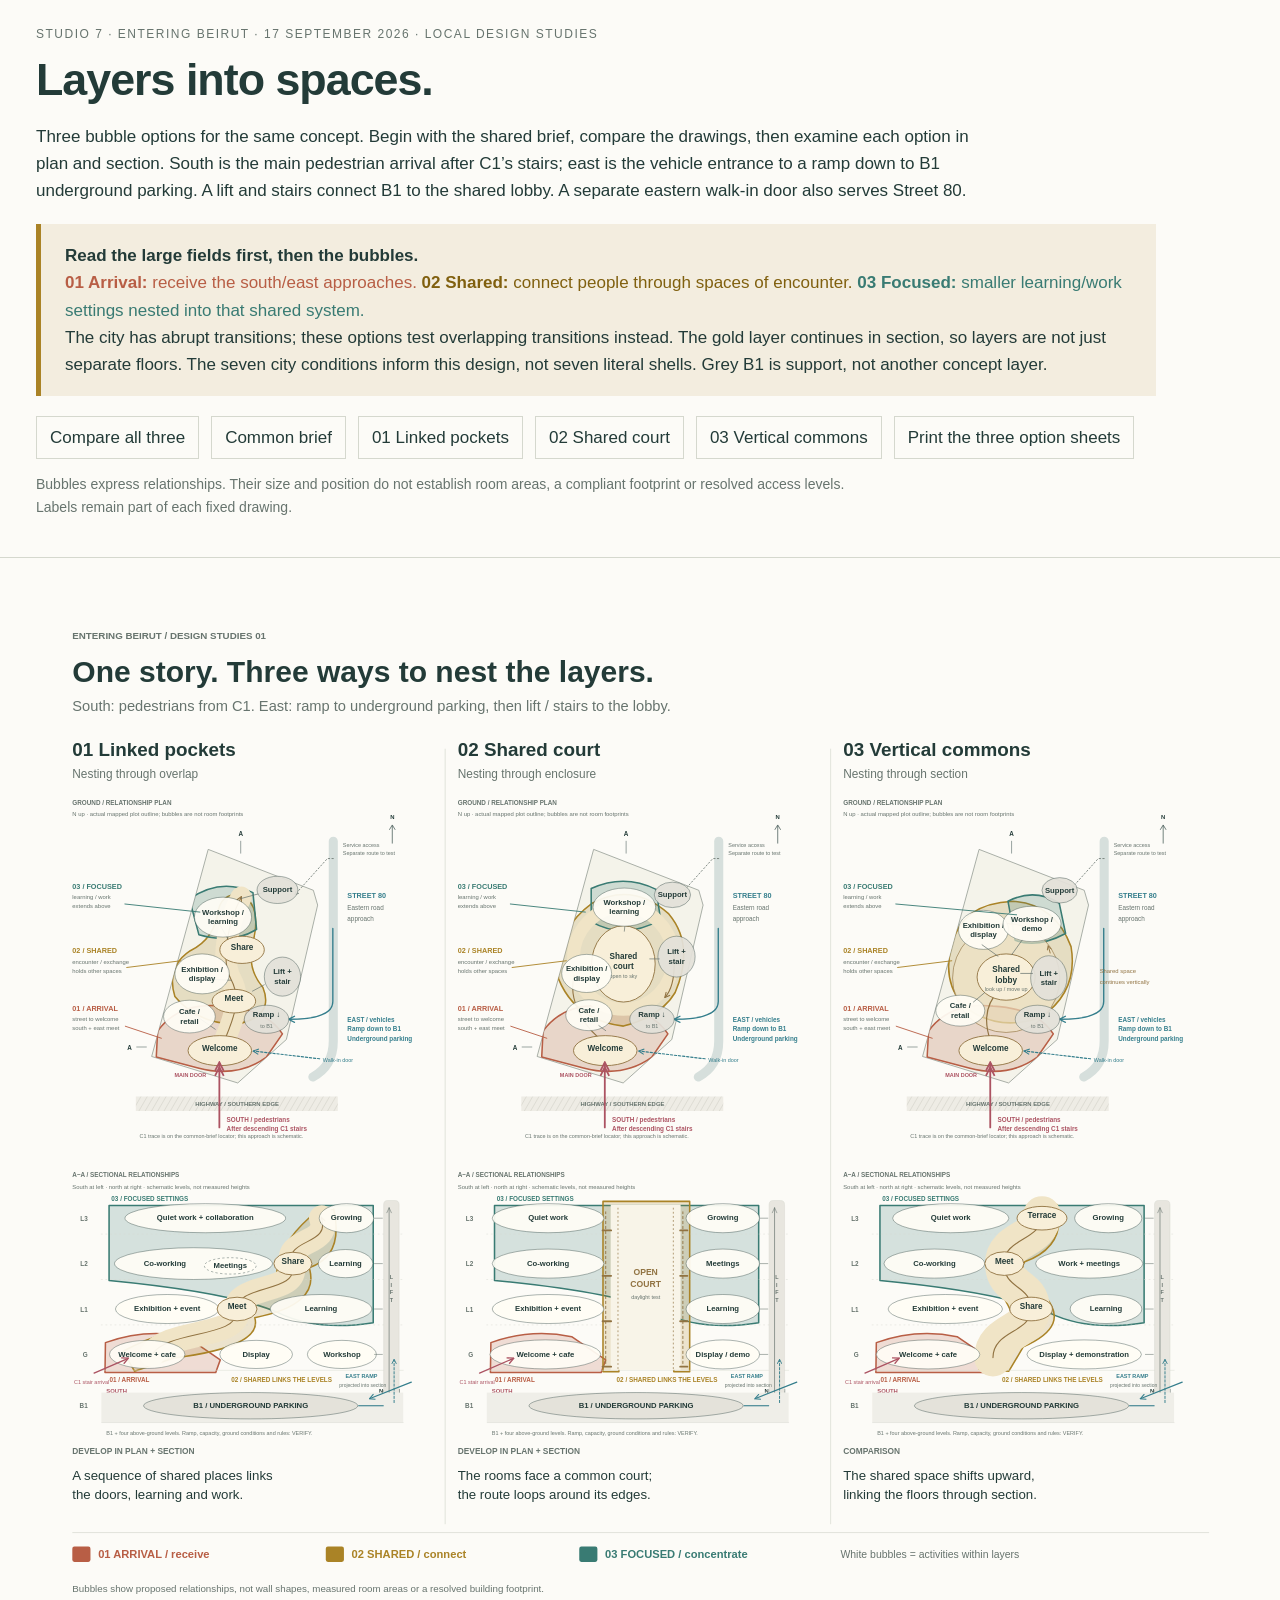
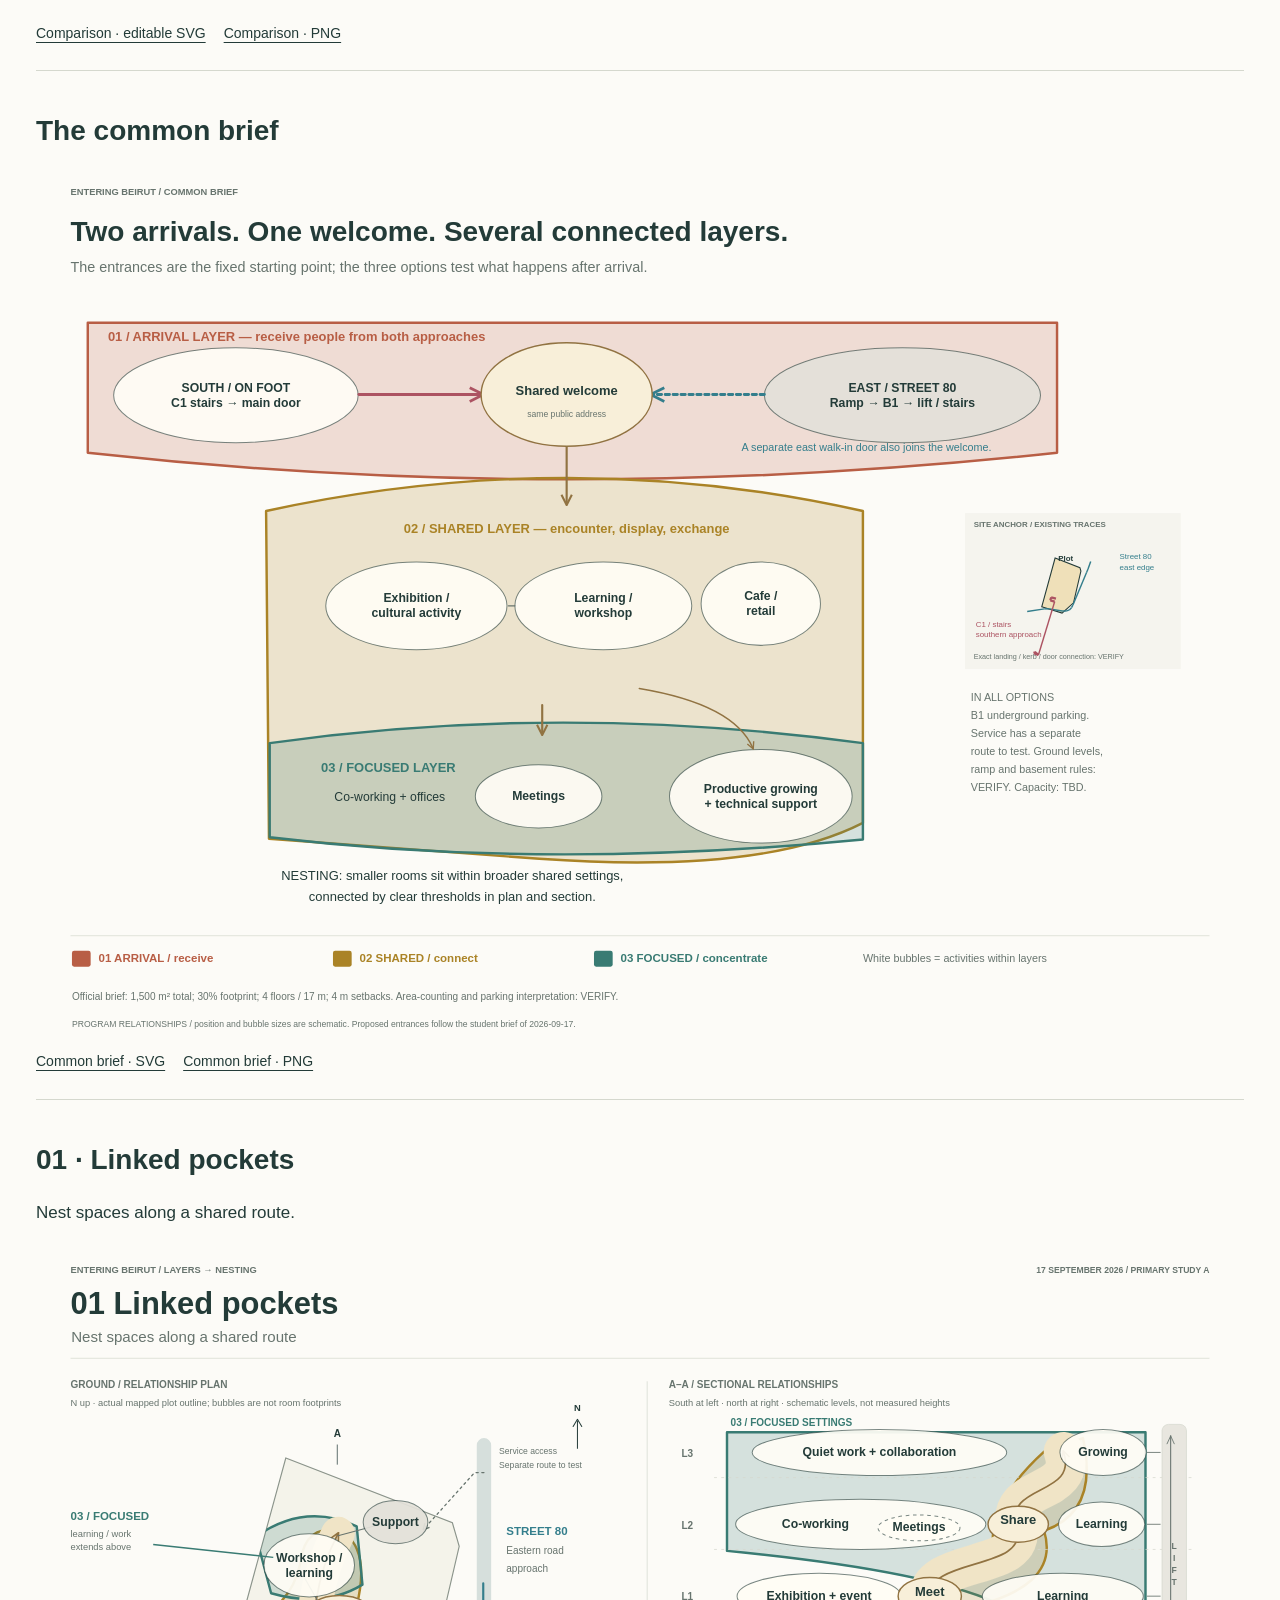
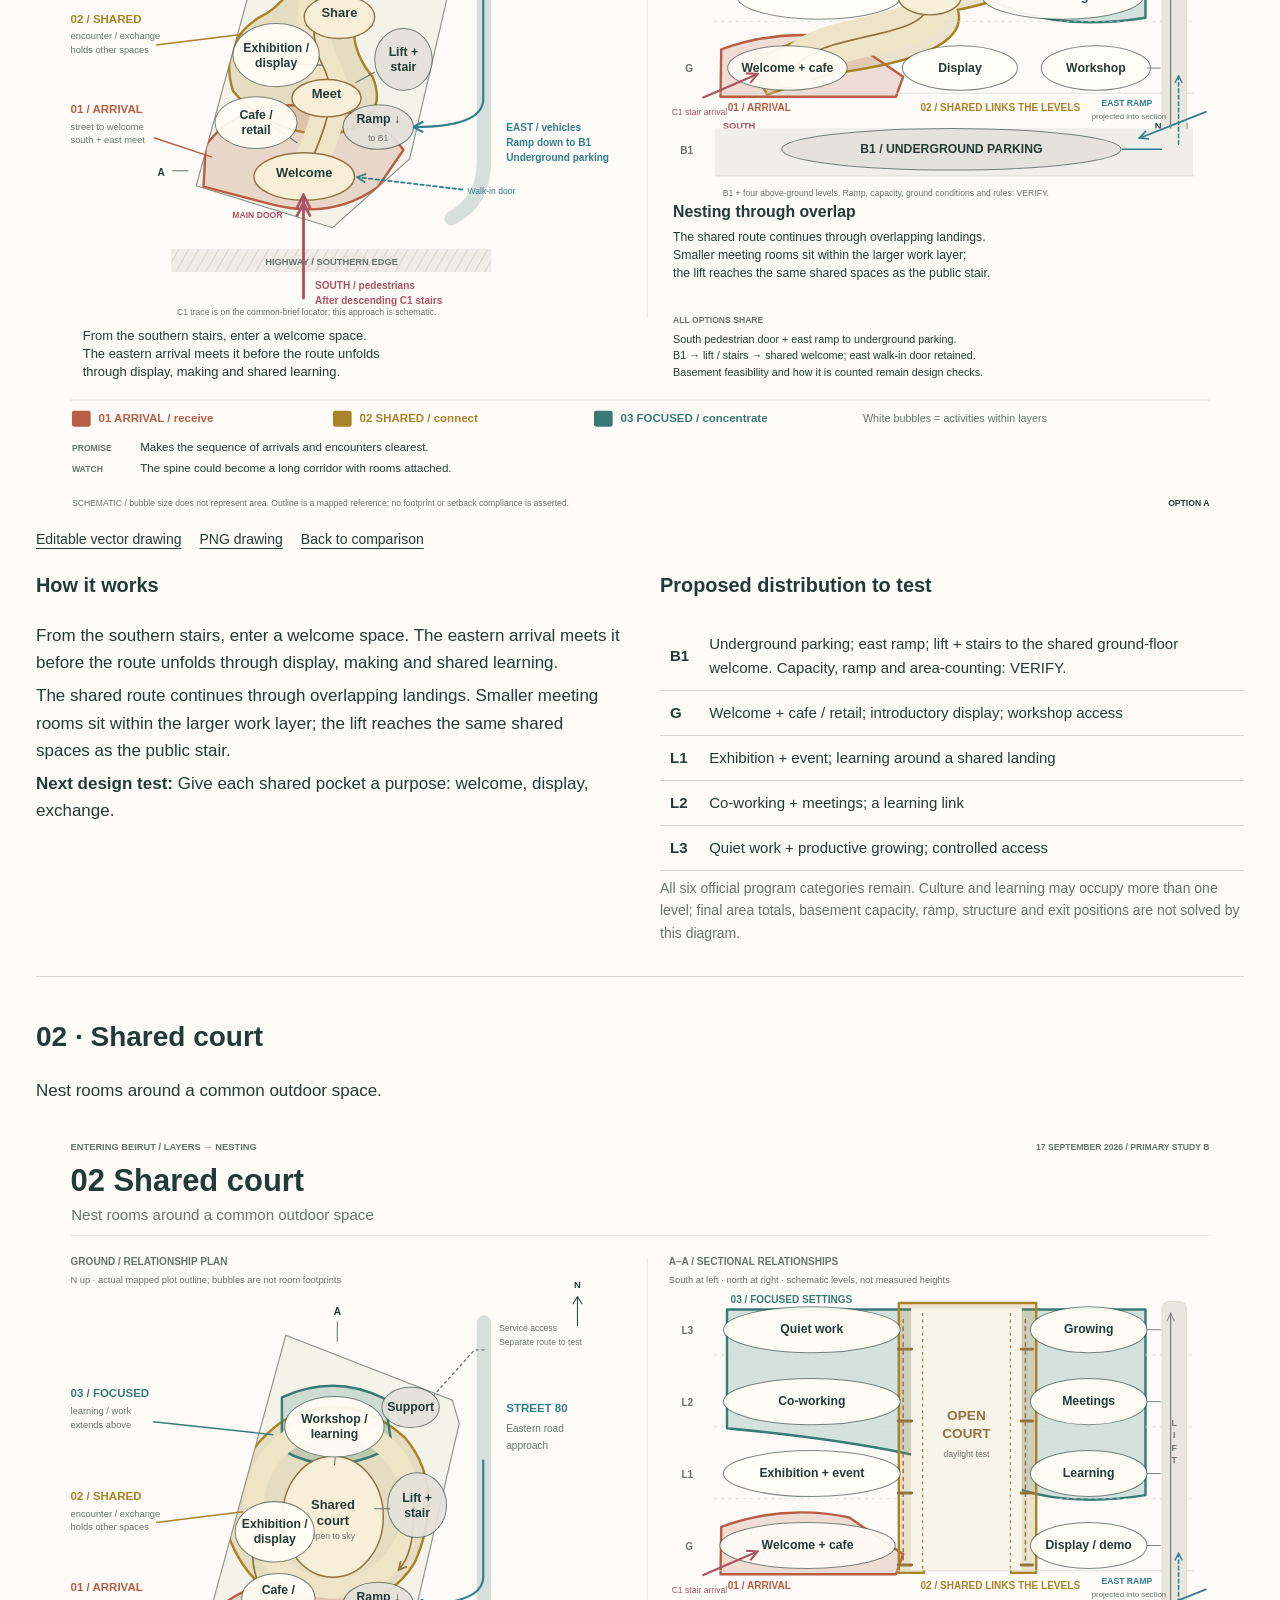
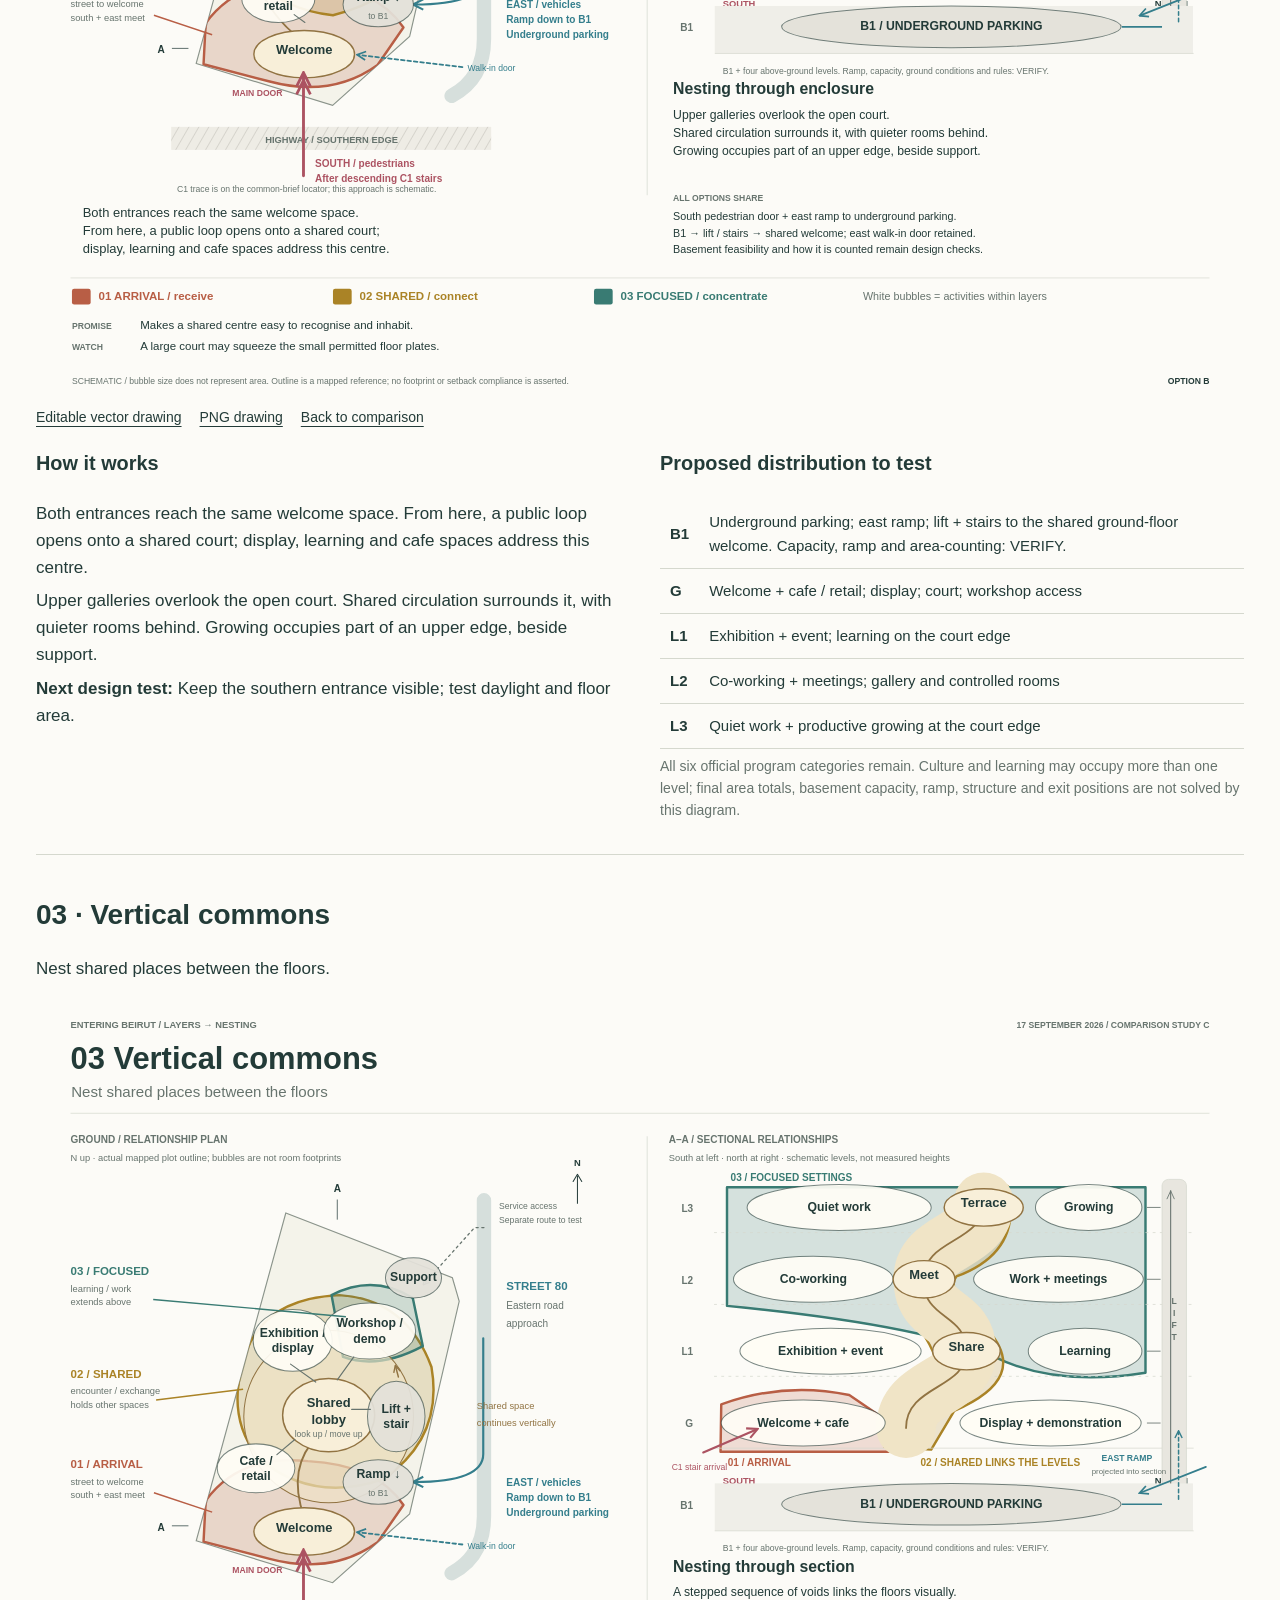
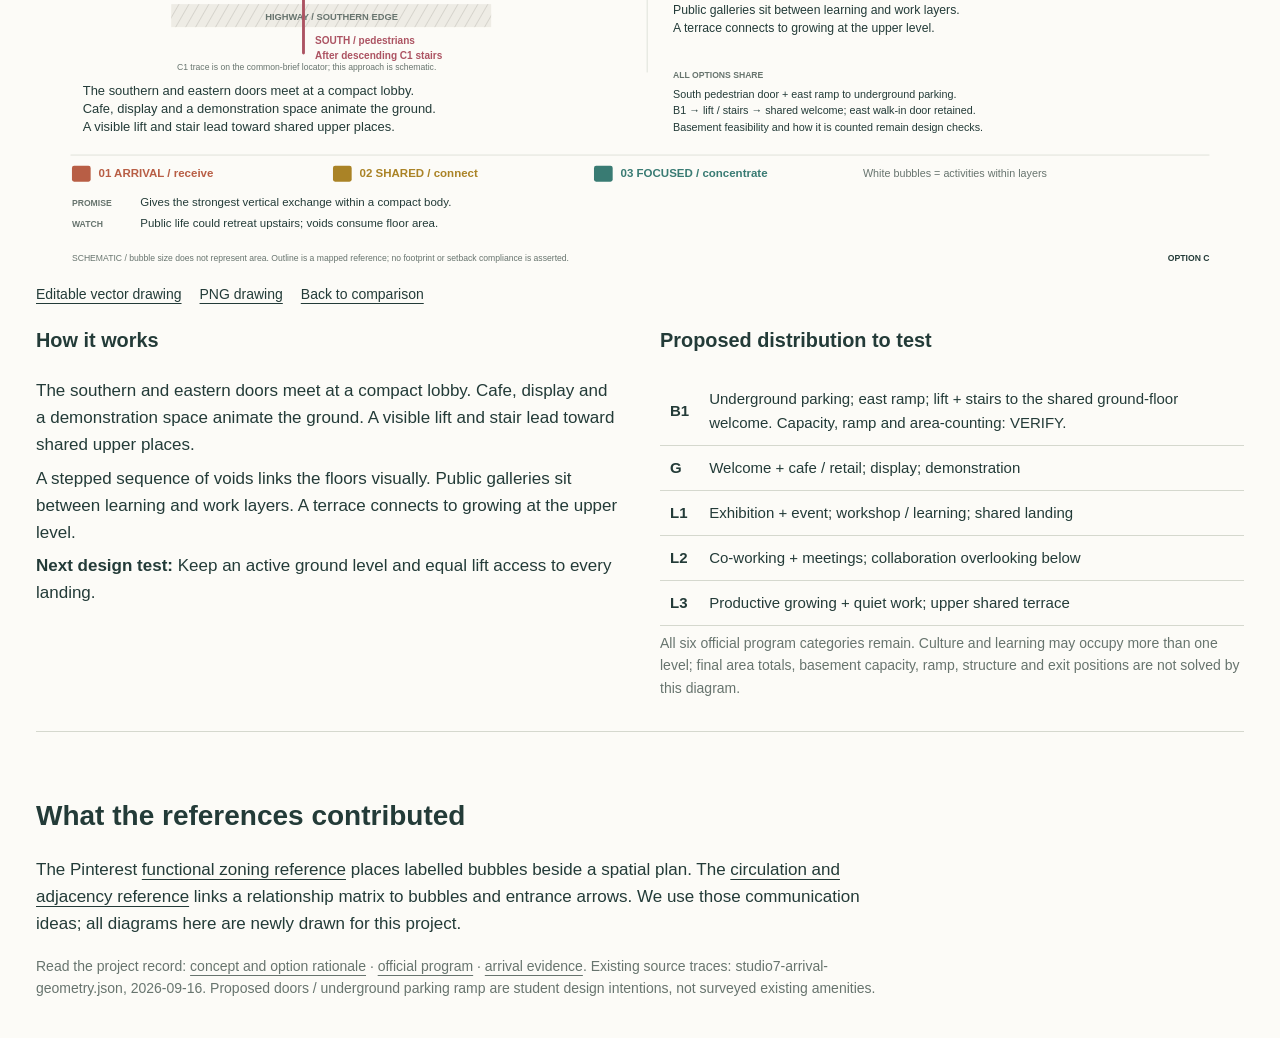
<file: layers-study/archive-before-section-clarity/index.html>
<!doctype html><html lang="en"><head><meta charset="utf-8"><meta name="viewport" content="width=device-width,initial-scale=1"><title>Layers → Nesting | Bubble options</title><style>
 *{box-sizing:border-box}body{margin:0;background:#fcfbf7;color:#233b38;font:17px/1.6 Arial,sans-serif}header,main,footer{max-width:1740px;margin:auto;padding:25px 36px}header{border-bottom:1px solid #d5d8ce}h1{font-size:clamp(26px,3.5vw,48px);line-height:1.15;letter-spacing:-1px;margin:10px 0}h2{font-size:28px;margin:12px 0}p{max-width:850px}nav{display:flex;gap:12px;flex-wrap:wrap}a{color:inherit;text-underline-offset:4px}nav a{padding:7px 13px;border:1px solid #d5d8ce;text-decoration:none}.meta{font-size:12px;letter-spacing:1.5px;color:#67746e}section{padding:26px 0;border-bottom:1px solid #d5d8ce;scroll-margin:10px}.drawing{display:block;width:100%;height:auto}.downloads{display:flex;gap:18px;flex-wrap:wrap;font-size:14px}.details{display:grid;grid-template-columns:1fr 1fr;gap:40px}.details p{margin:6px 0}table{width:100%;border-collapse:collapse;font-size:15px}td,th{text-align:left;padding:10px;border-bottom:1px solid #d5d8ce}th{font-weight:600}.intro{max-width:950px}.note{color:#67746e;font-size:14px}button{font:inherit;padding:7px 13px;color:inherit;border:1px solid #d5d8ce;background:none;cursor:pointer} @media(max-width:650px){header,main,footer{padding:18px}.details{grid-template-columns:1fr;gap:12px}.drawing-wrap{overflow:auto}.drawing{min-width:950px}h1{letter-spacing:-.5px}}@media print{nav,.downloads,button,header,.details,footer,#common,#compare{display:none}main{padding:0;max-width:none}section{padding:0;border:0;break-after:page}section>h2,section>p{display:none}.drawing{width:100%;min-width:0}@page{size:A3 landscape;margin:8mm}}
 </style></head><body><header><div class="meta">STUDIO 7 · ENTERING BEIRUT · 17 SEPTEMBER 2026 · LOCAL DESIGN STUDIES</div><h1>Layers into spaces.</h1><p class="intro">Three bubble options for the same concept. Begin with the shared brief, compare the drawings, then examine each option in plan and section. South is the main pedestrian arrival after C1’s stairs; east is the vehicle entrance to a ramp down to B1 underground parking. A lift and stairs connect B1 to the shared lobby. A separate eastern walk-in door also serves Street 80.</p><div style="max-width:1120px;padding:18px 24px;border-left:5px solid #aa8326;background:#f3eddf;margin:20px 0"><strong>Read the large fields first, then the bubbles.</strong><br><span style="color:#b85e45"><b>01 Arrival:</b> receive the south/east approaches.</span> <span style="color:#80600f"><b>02 Shared:</b> connect people through spaces of encounter.</span> <span style="color:#397b73"><b>03 Focused:</b> smaller learning/work settings nested into that shared system.</span><br>The city has abrupt transitions; these options test overlapping transitions instead. The gold layer continues in section, so layers are not just separate floors. The seven city conditions inform this design, not seven literal shells. Grey B1 is support, not another concept layer.</div><nav><a href="#compare">Compare all three</a><a href="#common">Common brief</a><a href="#a">01 Linked pockets</a><a href="#b">02 Shared court</a><a href="#c">03 Vertical commons</a><button onclick="window.print()">Print the three option sheets</button></nav><p class="note">Bubbles express relationships. Their size and position do not establish room areas, a compliant footprint or resolved access levels. Labels remain part of each fixed drawing.</p></header><main>
 <section id="compare"><img class="drawing" src="01-comparison.svg?layers=2" alt="Three options compared in plan and section"><div class="downloads"><a href="01-comparison.svg" download>Comparison · editable SVG</a><a href="01-comparison.png" download>Comparison · PNG</a></div></section>
 <section id="common"><h2>The common brief</h2><div class="drawing-wrap"><img class="drawing" src="00-common-brief.svg?layers=2" alt="South pedestrian arrival and east ramp to underground parking connect through the shared welcome to nested program layers"></div><div class="downloads"><a href="00-common-brief.svg" download>Common brief · SVG</a><a href="00-common-brief.png" download>Common brief · PNG</a></div></section>
 <section id="a"><h2>01 · Linked pockets</h2><p>Nest spaces along a shared route.</p><div class="drawing-wrap"><img class="drawing" src="option-a.svg?layers=2" alt="Linked pockets, schematic ground plan and section"></div><div class="downloads"><a href="option-a.svg" download>Editable vector drawing</a><a href="option-a.png" download>PNG drawing</a><a href="#compare">Back to comparison</a></div><div class="details"><div><h3>How it works</h3><p>From the southern stairs, enter a welcome space. The eastern arrival meets it before the route unfolds through display, making and shared learning.</p><p>The shared route continues through overlapping landings. Smaller meeting rooms sit within the larger work layer; the lift reaches the same shared spaces as the public stair.</p><p><strong>Next design test:</strong> Give each shared pocket a purpose: welcome, display, exchange.</p></div><div><h3>Proposed distribution to test</h3><table><tbody><tr><th>B1</th><td>Underground parking; east ramp; lift + stairs to the shared ground-floor welcome. Capacity, ramp and area-counting: VERIFY.</td></tr><tr><th>G</th><td>Welcome + cafe / retail; introductory display; workshop access</td></tr><tr><th>L1</th><td>Exhibition + event; learning around a shared landing</td></tr><tr><th>L2</th><td>Co-working + meetings; a learning link</td></tr><tr><th>L3</th><td>Quiet work + productive growing; controlled access</td></tr></tbody></table><p class="note">All six official program categories remain. Culture and learning may occupy more than one level; final area totals, basement capacity, ramp, structure and exit positions are not solved by this diagram.</p></div></div></section><section id="b"><h2>02 · Shared court</h2><p>Nest rooms around a common outdoor space.</p><div class="drawing-wrap"><img class="drawing" src="option-b.svg?layers=2" alt="Shared court, schematic ground plan and section"></div><div class="downloads"><a href="option-b.svg" download>Editable vector drawing</a><a href="option-b.png" download>PNG drawing</a><a href="#compare">Back to comparison</a></div><div class="details"><div><h3>How it works</h3><p>Both entrances reach the same welcome space. From here, a public loop opens onto a shared court; display, learning and cafe spaces address this centre.</p><p>Upper galleries overlook the open court. Shared circulation surrounds it, with quieter rooms behind. Growing occupies part of an upper edge, beside support.</p><p><strong>Next design test:</strong> Keep the southern entrance visible; test daylight and floor area.</p></div><div><h3>Proposed distribution to test</h3><table><tbody><tr><th>B1</th><td>Underground parking; east ramp; lift + stairs to the shared ground-floor welcome. Capacity, ramp and area-counting: VERIFY.</td></tr><tr><th>G</th><td>Welcome + cafe / retail; display; court; workshop access</td></tr><tr><th>L1</th><td>Exhibition + event; learning on the court edge</td></tr><tr><th>L2</th><td>Co-working + meetings; gallery and controlled rooms</td></tr><tr><th>L3</th><td>Quiet work + productive growing at the court edge</td></tr></tbody></table><p class="note">All six official program categories remain. Culture and learning may occupy more than one level; final area totals, basement capacity, ramp, structure and exit positions are not solved by this diagram.</p></div></div></section><section id="c"><h2>03 · Vertical commons</h2><p>Nest shared places between the floors.</p><div class="drawing-wrap"><img class="drawing" src="option-c.svg?layers=2" alt="Vertical commons, schematic ground plan and section"></div><div class="downloads"><a href="option-c.svg" download>Editable vector drawing</a><a href="option-c.png" download>PNG drawing</a><a href="#compare">Back to comparison</a></div><div class="details"><div><h3>How it works</h3><p>The southern and eastern doors meet at a compact lobby. Cafe, display and a demonstration space animate the ground. A visible lift and stair lead toward shared upper places.</p><p>A stepped sequence of voids links the floors visually. Public galleries sit between learning and work layers. A terrace connects to growing at the upper level.</p><p><strong>Next design test:</strong> Keep an active ground level and equal lift access to every landing.</p></div><div><h3>Proposed distribution to test</h3><table><tbody><tr><th>B1</th><td>Underground parking; east ramp; lift + stairs to the shared ground-floor welcome. Capacity, ramp and area-counting: VERIFY.</td></tr><tr><th>G</th><td>Welcome + cafe / retail; display; demonstration</td></tr><tr><th>L1</th><td>Exhibition + event; workshop / learning; shared landing</td></tr><tr><th>L2</th><td>Co-working + meetings; collaboration overlooking below</td></tr><tr><th>L3</th><td>Productive growing + quiet work; upper shared terrace</td></tr></tbody></table><p class="note">All six official program categories remain. Culture and learning may occupy more than one level; final area totals, basement capacity, ramp, structure and exit positions are not solved by this diagram.</p></div></div></section>
 </main><footer><h2>What the references contributed</h2><p>The Pinterest <a href="https://www.pinterest.com/pin/148055906498322131/">functional zoning reference</a> places labelled bubbles beside a spatial plan. The <a href="https://in.pinterest.com/pin/556264991495103144/">circulation and adjacency reference</a> links a relationship matrix to bubbles and entrance arrows. We use those communication ideas; all diagrams here are newly drawn for this project.</p><p class="note">Read the project record: <a href="../CONCEPT_AND_DESIGN.md">concept and option rationale</a> · <a href="../../02-project/PROGRAM.md">official program</a> · <a href="../../03-research/ACCESSIBILITY.md">arrival evidence</a>. Existing source traces: studio7-arrival-geometry.json, 2026-09-16. Proposed doors / underground parking ramp are student design intentions, not surveyed existing amenities.</p></footer></body></html>
</file>
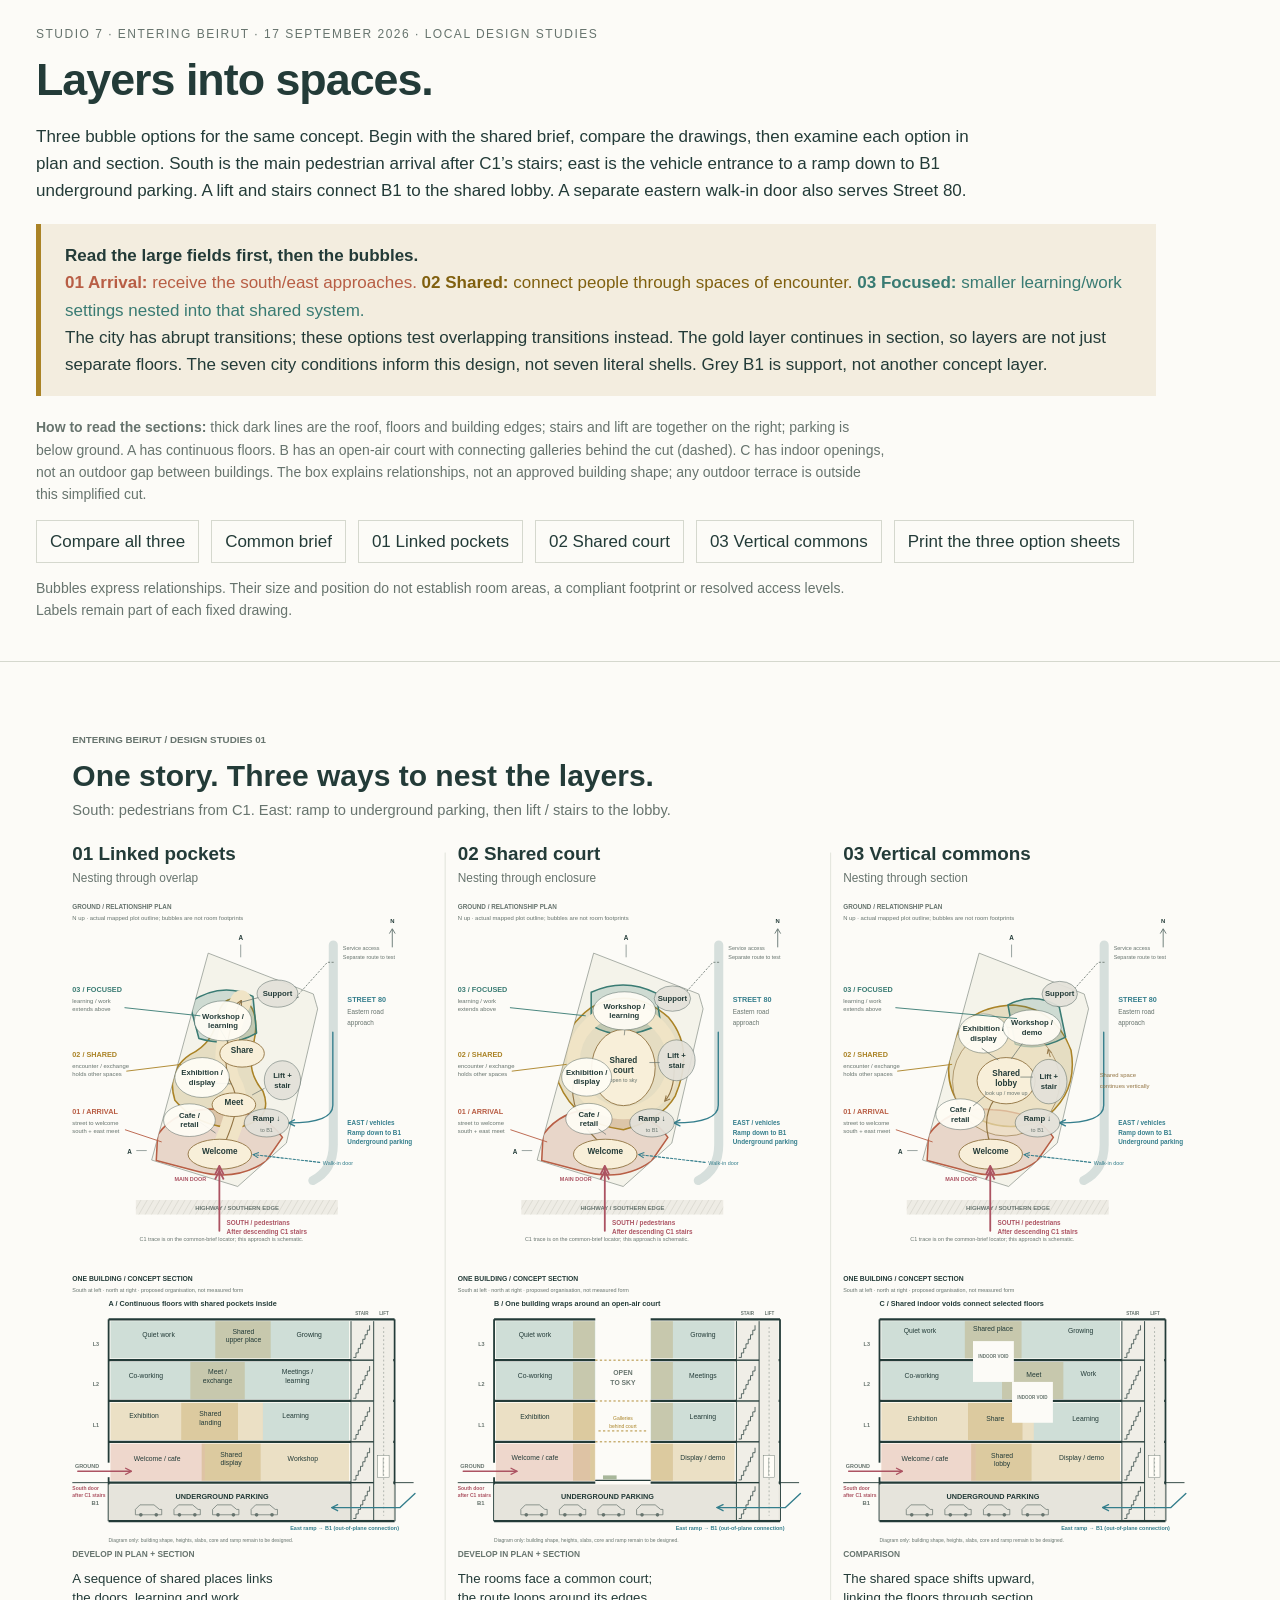
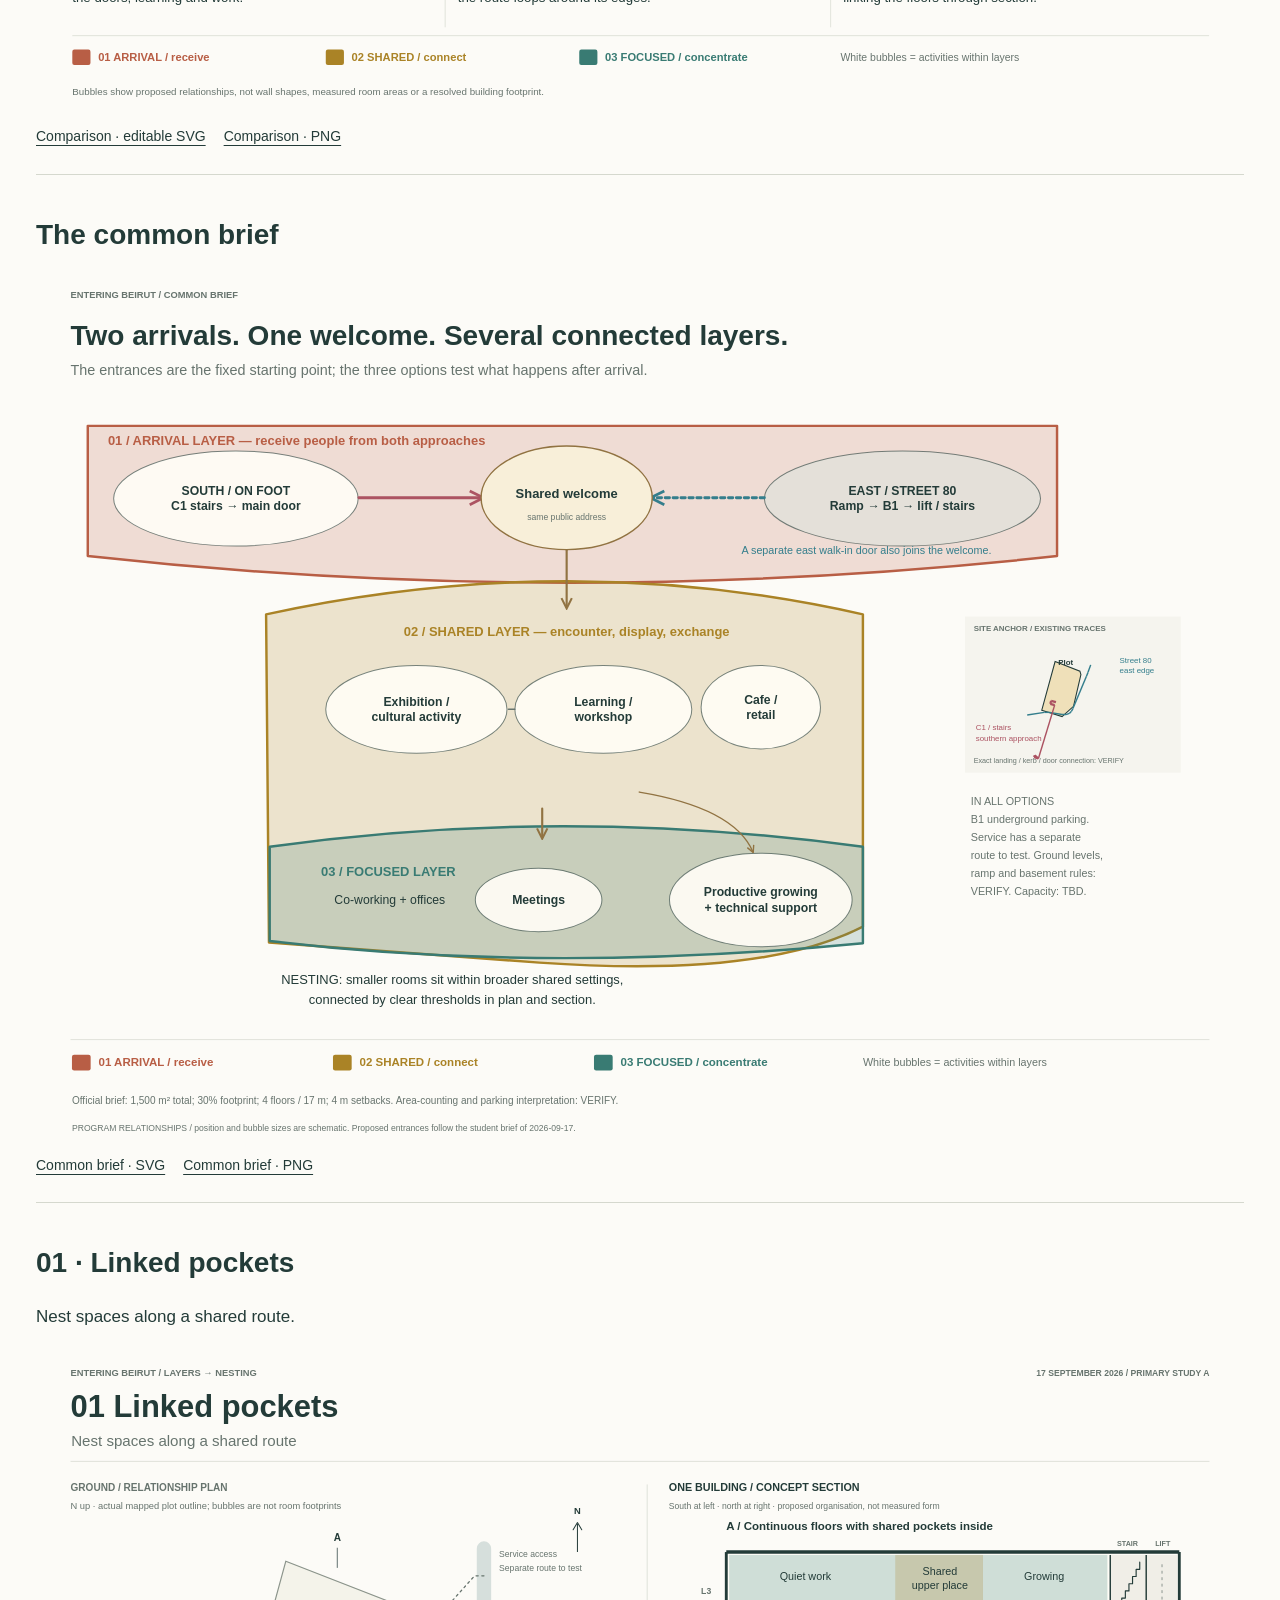
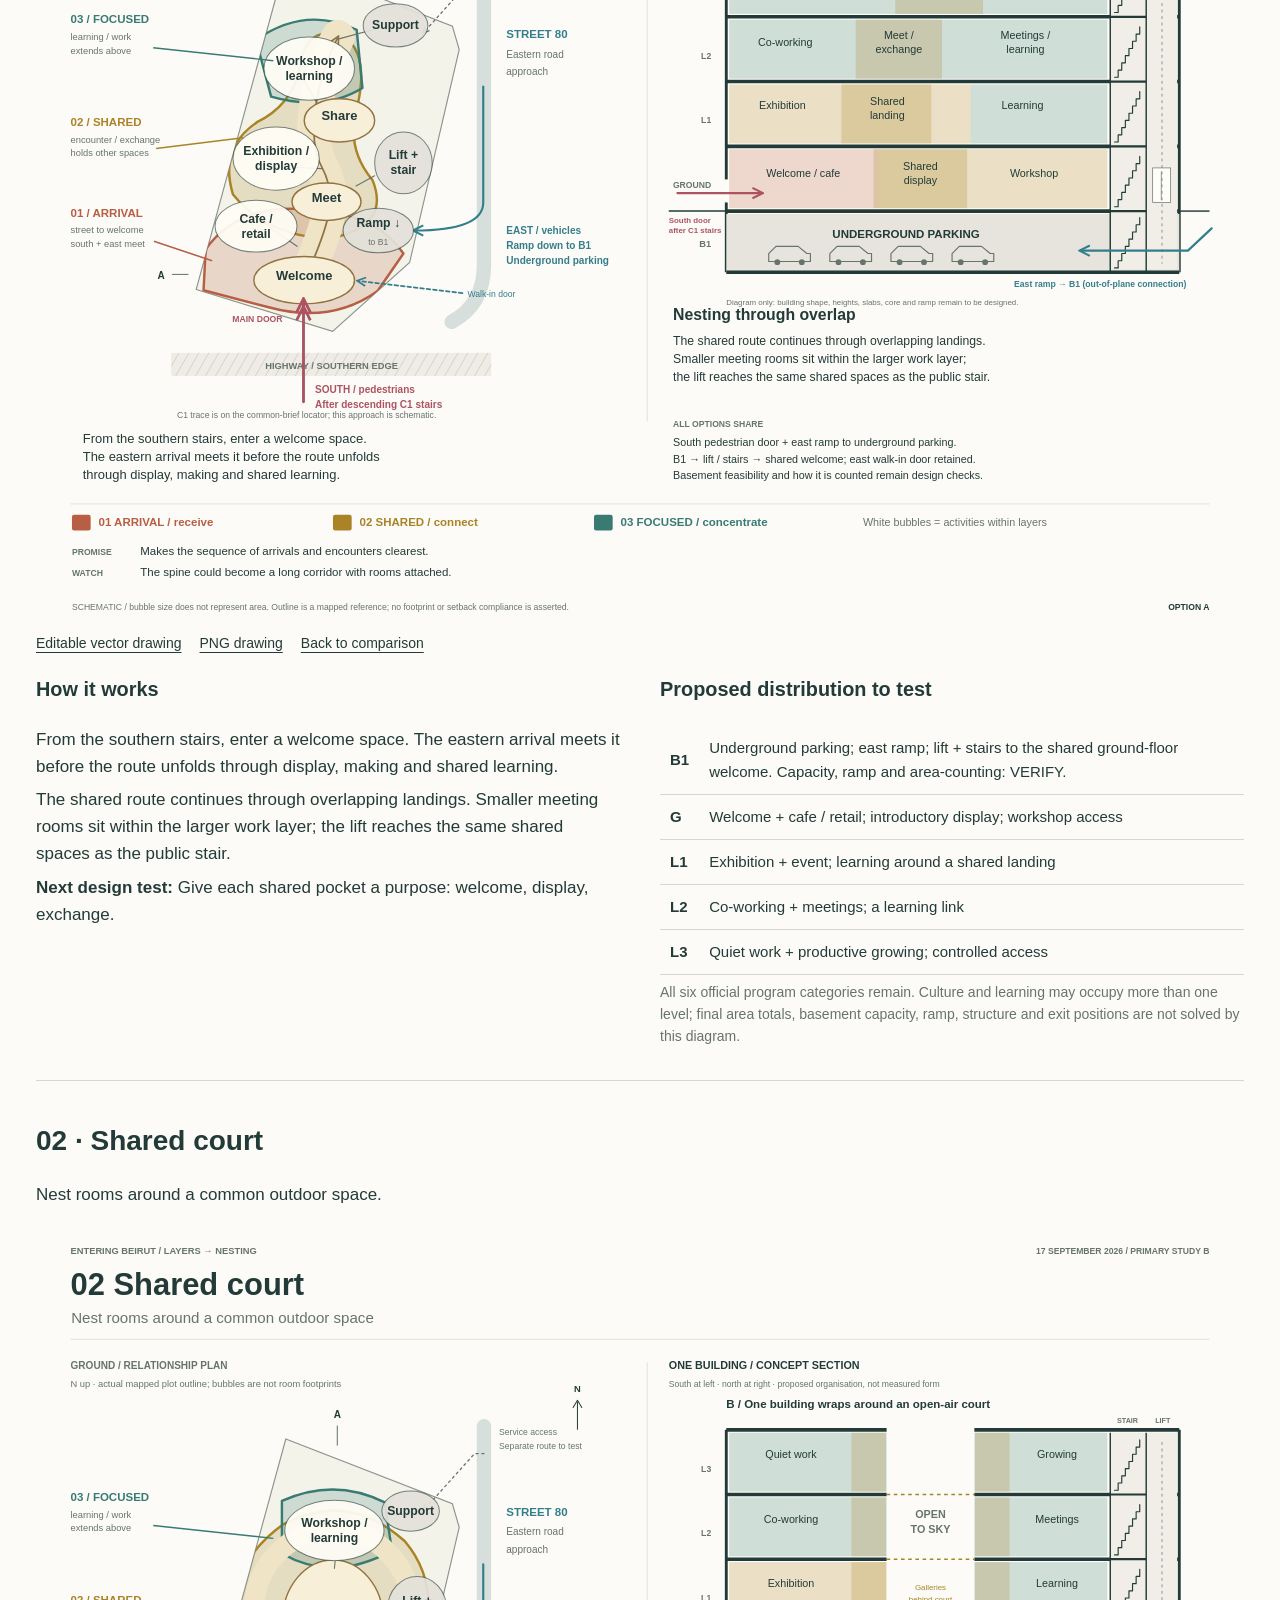
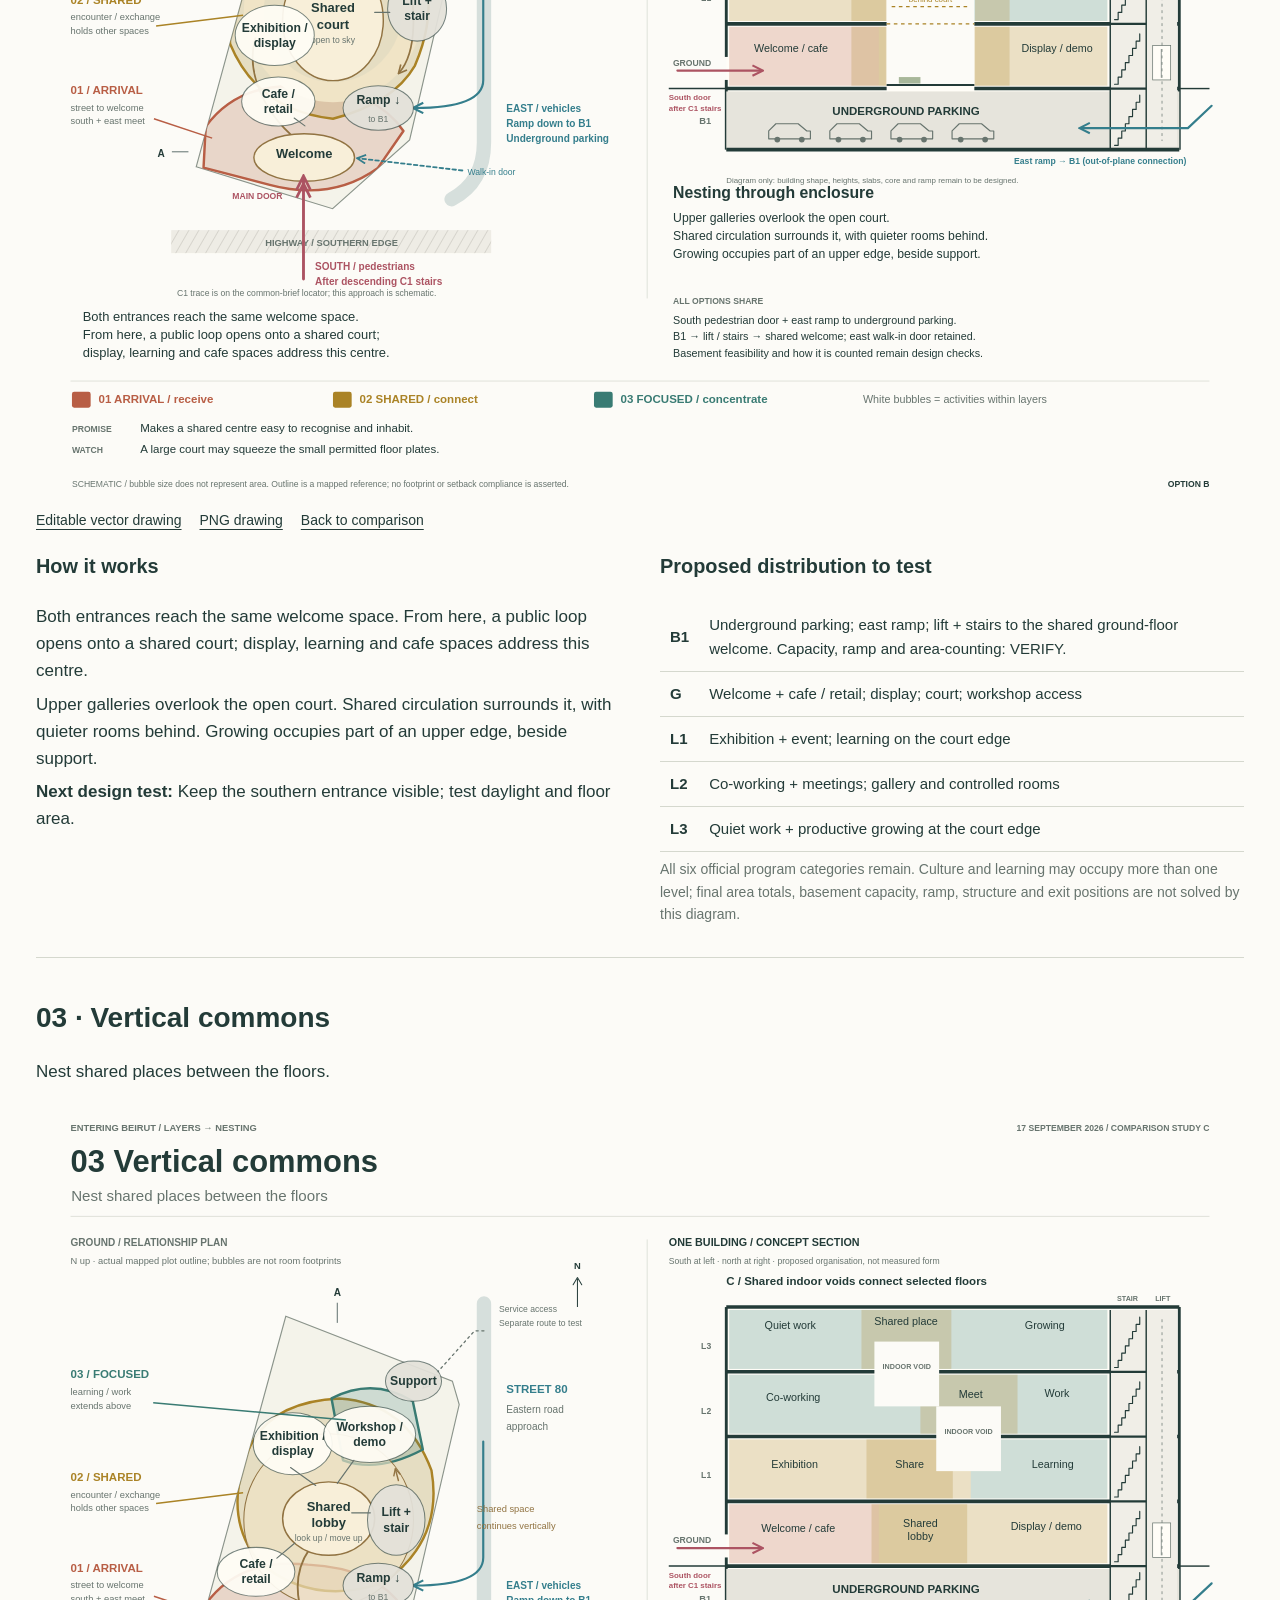
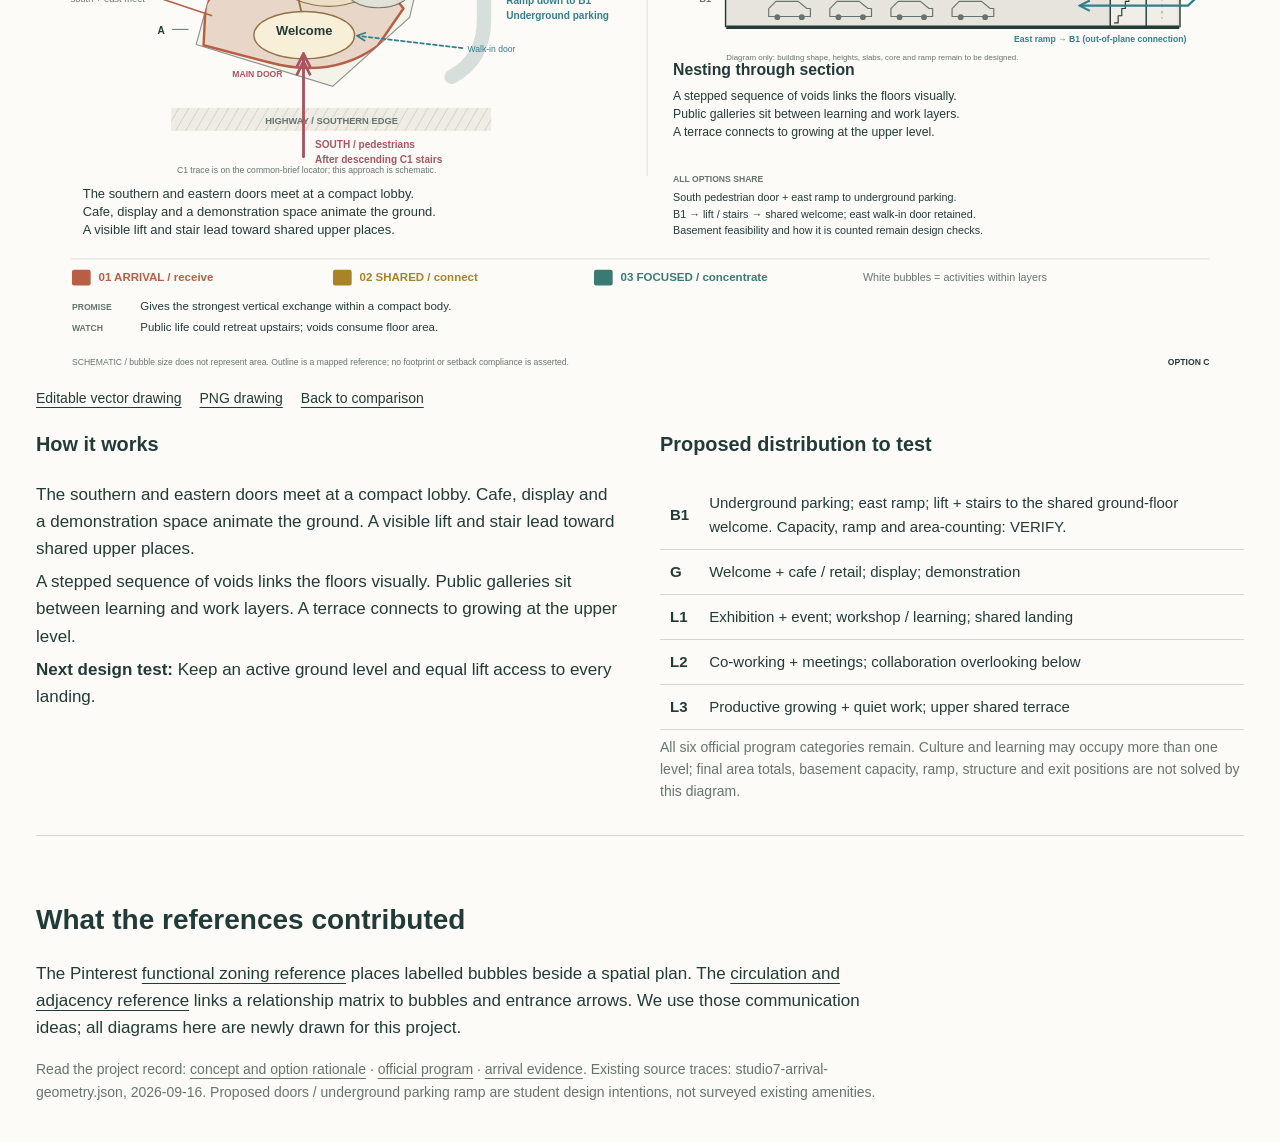
<file: layers-study/archive-before-spatial-layers/index.html>
<!doctype html><html lang="en"><head><meta charset="utf-8"><meta name="viewport" content="width=device-width,initial-scale=1"><title>Layers → Nesting | Bubble options</title><style>
 *{box-sizing:border-box}body{margin:0;background:#fcfbf7;color:#233b38;font:17px/1.6 Arial,sans-serif}header,main,footer{max-width:1740px;margin:auto;padding:25px 36px}header{border-bottom:1px solid #d5d8ce}h1{font-size:clamp(26px,3.5vw,48px);line-height:1.15;letter-spacing:-1px;margin:10px 0}h2{font-size:28px;margin:12px 0}p{max-width:850px}nav{display:flex;gap:12px;flex-wrap:wrap}a{color:inherit;text-underline-offset:4px}nav a{padding:7px 13px;border:1px solid #d5d8ce;text-decoration:none}.meta{font-size:12px;letter-spacing:1.5px;color:#67746e}section{padding:26px 0;border-bottom:1px solid #d5d8ce;scroll-margin:10px}.drawing{display:block;width:100%;height:auto}.downloads{display:flex;gap:18px;flex-wrap:wrap;font-size:14px}.details{display:grid;grid-template-columns:1fr 1fr;gap:40px}.details p{margin:6px 0}table{width:100%;border-collapse:collapse;font-size:15px}td,th{text-align:left;padding:10px;border-bottom:1px solid #d5d8ce}th{font-weight:600}.intro{max-width:950px}.note{color:#67746e;font-size:14px}button{font:inherit;padding:7px 13px;color:inherit;border:1px solid #d5d8ce;background:none;cursor:pointer} @media(max-width:650px){header,main,footer{padding:18px}.details{grid-template-columns:1fr;gap:12px}.drawing-wrap{overflow:auto}.drawing{min-width:950px}h1{letter-spacing:-.5px}}@media print{nav,.downloads,button,header,.details,footer,#common,#compare{display:none}main{padding:0;max-width:none}section{padding:0;border:0;break-after:page}section>h2,section>p{display:none}.drawing{width:100%;min-width:0}@page{size:A3 landscape;margin:8mm}}
 </style></head><body><header><div class="meta">STUDIO 7 · ENTERING BEIRUT · 17 SEPTEMBER 2026 · LOCAL DESIGN STUDIES</div><h1>Layers into spaces.</h1><p class="intro">Three bubble options for the same concept. Begin with the shared brief, compare the drawings, then examine each option in plan and section. South is the main pedestrian arrival after C1’s stairs; east is the vehicle entrance to a ramp down to B1 underground parking. A lift and stairs connect B1 to the shared lobby. A separate eastern walk-in door also serves Street 80.</p><div style="max-width:1120px;padding:18px 24px;border-left:5px solid #aa8326;background:#f3eddf;margin:20px 0"><strong>Read the large fields first, then the bubbles.</strong><br><span style="color:#b85e45"><b>01 Arrival:</b> receive the south/east approaches.</span> <span style="color:#80600f"><b>02 Shared:</b> connect people through spaces of encounter.</span> <span style="color:#397b73"><b>03 Focused:</b> smaller learning/work settings nested into that shared system.</span><br>The city has abrupt transitions; these options test overlapping transitions instead. The gold layer continues in section, so layers are not just separate floors. The seven city conditions inform this design, not seven literal shells. Grey B1 is support, not another concept layer.</div><p class="note"><strong>How to read the sections:</strong> thick dark lines are the roof, floors and building edges; stairs and lift are together on the right; parking is below ground. A has continuous floors. B has an open-air court with connecting galleries behind the cut (dashed). C has indoor openings, not an outdoor gap between buildings. The box explains relationships, not an approved building shape; any outdoor terrace is outside this simplified cut.</p><nav><a href="#compare">Compare all three</a><a href="#common">Common brief</a><a href="#a">01 Linked pockets</a><a href="#b">02 Shared court</a><a href="#c">03 Vertical commons</a><button onclick="window.print()">Print the three option sheets</button></nav><p class="note">Bubbles express relationships. Their size and position do not establish room areas, a compliant footprint or resolved access levels. Labels remain part of each fixed drawing.</p></header><main>
 <section id="compare"><img class="drawing" src="01-comparison.svg?sections=3" alt="Three options compared in plan and section"><div class="downloads"><a href="01-comparison.svg" download>Comparison · editable SVG</a><a href="01-comparison.png" download>Comparison · PNG</a></div></section>
 <section id="common"><h2>The common brief</h2><div class="drawing-wrap"><img class="drawing" src="00-common-brief.svg?sections=3" alt="South pedestrian arrival and east ramp to underground parking connect through the shared welcome to nested program layers"></div><div class="downloads"><a href="00-common-brief.svg" download>Common brief · SVG</a><a href="00-common-brief.png" download>Common brief · PNG</a></div></section>
 <section id="a"><h2>01 · Linked pockets</h2><p>Nest spaces along a shared route.</p><div class="drawing-wrap"><img class="drawing" src="option-a.svg?sections=3" alt="Linked pockets, schematic ground plan and section"></div><div class="downloads"><a href="option-a.svg" download>Editable vector drawing</a><a href="option-a.png" download>PNG drawing</a><a href="#compare">Back to comparison</a></div><div class="details"><div><h3>How it works</h3><p>From the southern stairs, enter a welcome space. The eastern arrival meets it before the route unfolds through display, making and shared learning.</p><p>The shared route continues through overlapping landings. Smaller meeting rooms sit within the larger work layer; the lift reaches the same shared spaces as the public stair.</p><p><strong>Next design test:</strong> Give each shared pocket a purpose: welcome, display, exchange.</p></div><div><h3>Proposed distribution to test</h3><table><tbody><tr><th>B1</th><td>Underground parking; east ramp; lift + stairs to the shared ground-floor welcome. Capacity, ramp and area-counting: VERIFY.</td></tr><tr><th>G</th><td>Welcome + cafe / retail; introductory display; workshop access</td></tr><tr><th>L1</th><td>Exhibition + event; learning around a shared landing</td></tr><tr><th>L2</th><td>Co-working + meetings; a learning link</td></tr><tr><th>L3</th><td>Quiet work + productive growing; controlled access</td></tr></tbody></table><p class="note">All six official program categories remain. Culture and learning may occupy more than one level; final area totals, basement capacity, ramp, structure and exit positions are not solved by this diagram.</p></div></div></section><section id="b"><h2>02 · Shared court</h2><p>Nest rooms around a common outdoor space.</p><div class="drawing-wrap"><img class="drawing" src="option-b.svg?sections=3" alt="Shared court, schematic ground plan and section"></div><div class="downloads"><a href="option-b.svg" download>Editable vector drawing</a><a href="option-b.png" download>PNG drawing</a><a href="#compare">Back to comparison</a></div><div class="details"><div><h3>How it works</h3><p>Both entrances reach the same welcome space. From here, a public loop opens onto a shared court; display, learning and cafe spaces address this centre.</p><p>Upper galleries overlook the open court. Shared circulation surrounds it, with quieter rooms behind. Growing occupies part of an upper edge, beside support.</p><p><strong>Next design test:</strong> Keep the southern entrance visible; test daylight and floor area.</p></div><div><h3>Proposed distribution to test</h3><table><tbody><tr><th>B1</th><td>Underground parking; east ramp; lift + stairs to the shared ground-floor welcome. Capacity, ramp and area-counting: VERIFY.</td></tr><tr><th>G</th><td>Welcome + cafe / retail; display; court; workshop access</td></tr><tr><th>L1</th><td>Exhibition + event; learning on the court edge</td></tr><tr><th>L2</th><td>Co-working + meetings; gallery and controlled rooms</td></tr><tr><th>L3</th><td>Quiet work + productive growing at the court edge</td></tr></tbody></table><p class="note">All six official program categories remain. Culture and learning may occupy more than one level; final area totals, basement capacity, ramp, structure and exit positions are not solved by this diagram.</p></div></div></section><section id="c"><h2>03 · Vertical commons</h2><p>Nest shared places between the floors.</p><div class="drawing-wrap"><img class="drawing" src="option-c.svg?sections=3" alt="Vertical commons, schematic ground plan and section"></div><div class="downloads"><a href="option-c.svg" download>Editable vector drawing</a><a href="option-c.png" download>PNG drawing</a><a href="#compare">Back to comparison</a></div><div class="details"><div><h3>How it works</h3><p>The southern and eastern doors meet at a compact lobby. Cafe, display and a demonstration space animate the ground. A visible lift and stair lead toward shared upper places.</p><p>A stepped sequence of voids links the floors visually. Public galleries sit between learning and work layers. A terrace connects to growing at the upper level.</p><p><strong>Next design test:</strong> Keep an active ground level and equal lift access to every landing.</p></div><div><h3>Proposed distribution to test</h3><table><tbody><tr><th>B1</th><td>Underground parking; east ramp; lift + stairs to the shared ground-floor welcome. Capacity, ramp and area-counting: VERIFY.</td></tr><tr><th>G</th><td>Welcome + cafe / retail; display; demonstration</td></tr><tr><th>L1</th><td>Exhibition + event; workshop / learning; shared landing</td></tr><tr><th>L2</th><td>Co-working + meetings; collaboration overlooking below</td></tr><tr><th>L3</th><td>Productive growing + quiet work; upper shared terrace</td></tr></tbody></table><p class="note">All six official program categories remain. Culture and learning may occupy more than one level; final area totals, basement capacity, ramp, structure and exit positions are not solved by this diagram.</p></div></div></section>
 </main><footer><h2>What the references contributed</h2><p>The Pinterest <a href="https://www.pinterest.com/pin/148055906498322131/">functional zoning reference</a> places labelled bubbles beside a spatial plan. The <a href="https://in.pinterest.com/pin/556264991495103144/">circulation and adjacency reference</a> links a relationship matrix to bubbles and entrance arrows. We use those communication ideas; all diagrams here are newly drawn for this project.</p><p class="note">Read the project record: <a href="../CONCEPT_AND_DESIGN.md">concept and option rationale</a> · <a href="../../02-project/PROGRAM.md">official program</a> · <a href="../../03-research/ACCESSIBILITY.md">arrival evidence</a>. Existing source traces: studio7-arrival-geometry.json, 2026-09-16. Proposed doors / underground parking ramp are student design intentions, not surveyed existing amenities.</p></footer></body></html>
</file>
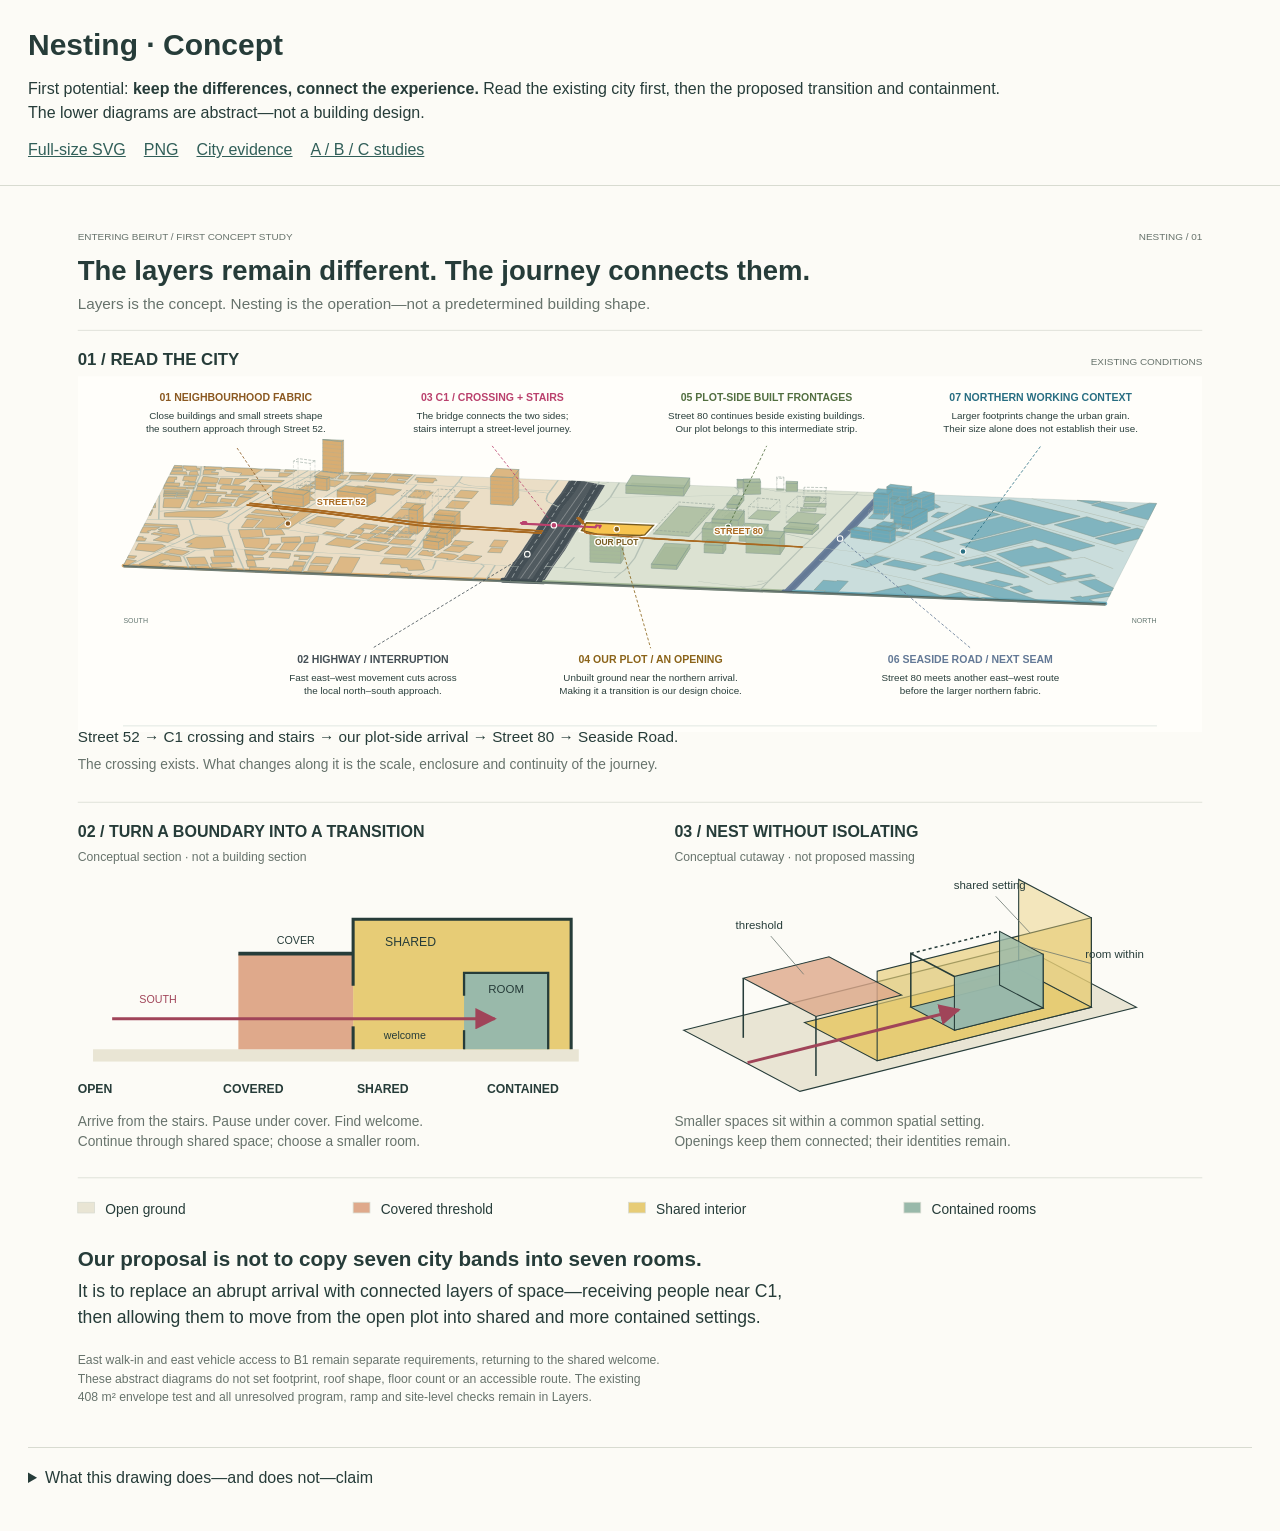
<file: nesting-concept/archive-before-act-of-nesting/index.html>
<!doctype html><html lang="en"><head><meta charset="utf-8"><meta name="viewport" content="width=device-width,initial-scale=1"><title>Nesting · Concept</title><style>*{box-sizing:border-box}body{margin:0;background:#fcfbf6;color:#263c39;font:16px/1.55 Arial,sans-serif}header,main{max-width:1600px;margin:auto;padding:22px 28px}header{border-bottom:1px solid #d8dbd1}h1{font-size:30px;margin:0 0 8px}p{margin:7px 0;max-width:1000px}nav{display:flex;gap:18px;flex-wrap:wrap;margin-top:12px}a{color:#315f59}img{display:block;width:100%;height:auto}details{padding:18px 0;border-top:1px solid #d8dbd1}.notice{color:#67736c}@media(max-width:650px){header,main{padding:18px}.drawing{overflow:auto}.drawing img{min-width:1050px}h1{font-size:25px}}@media print{header{display:none}main{padding:0}}</style></head><body><header><h1>Nesting · Concept</h1><p>First potential: <strong>keep the differences, connect the experience.</strong> Read the existing city first, then the proposed transition and containment. The lower diagrams are abstract—not a building design.</p><nav><a href="nesting-concept.svg" target="_blank">Full-size SVG</a><a href="nesting-concept.png" target="_blank">PNG</a><a href="../site-analysis-map.html#citylayers" target="_top">City evidence</a><a href="../site-analysis-map.html#layers" target="_top">A / B / C studies</a></nav></header><main><div class="drawing"><img src="nesting-concept.svg?v=1" alt="Three-part concept sheet: existing city layers; open-to-contained threshold section; nested spatial cutaway with connected openings."></div><details><summary>What this drawing does—and does not—claim</summary><p>The city view is reused from the current source-based City Layers drawing. Its qualified heights and interpretive colours retain their original limits. The lower two drawings are proposed relationships in arbitrary diagram units; they are not an AutoCAD-ready building model or source-derived massing.</p><p>Nesting describes smaller settings belonging within shared space, approached through a threshold. It does not prove comfort, reconcile the total program, solve the parking ramp or remove the highway barrier. There is no selected option here. All earlier plans, sections and source files remain unchanged.</p></details></main></body></html>
</file>
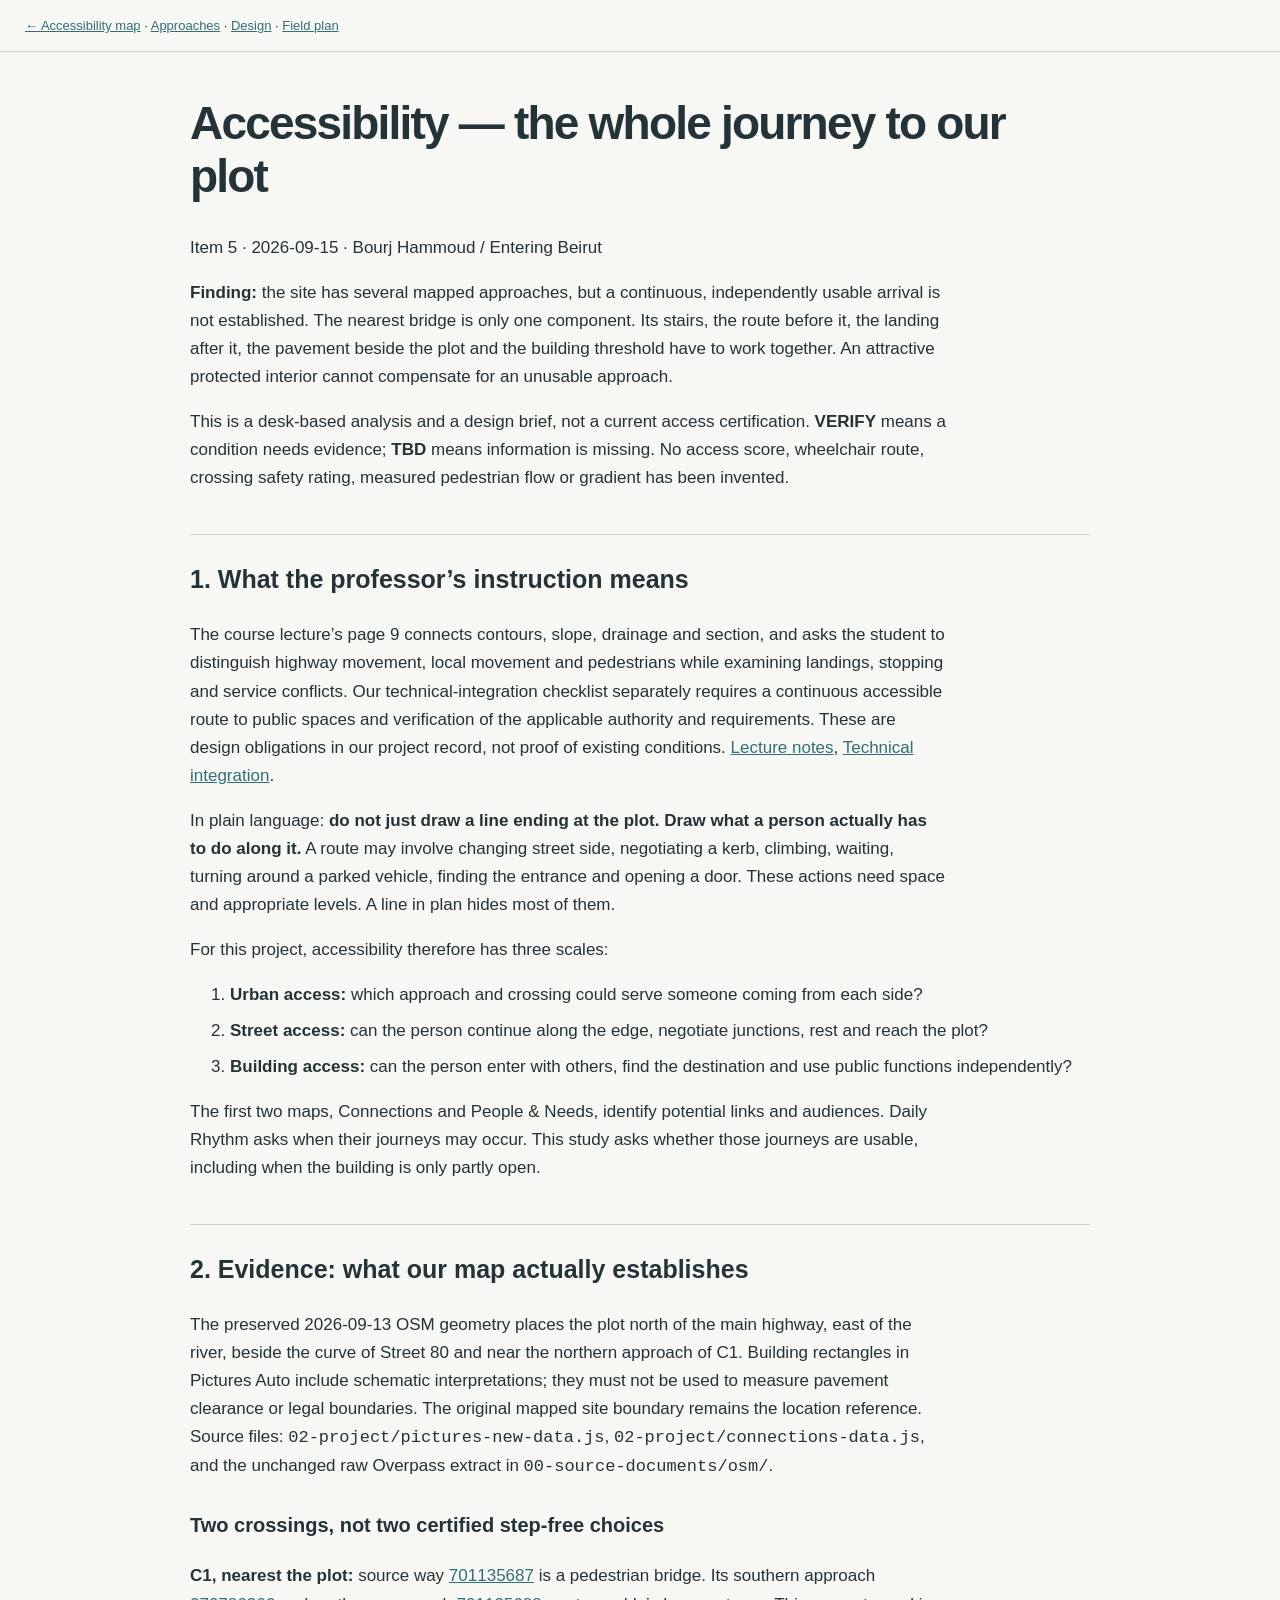
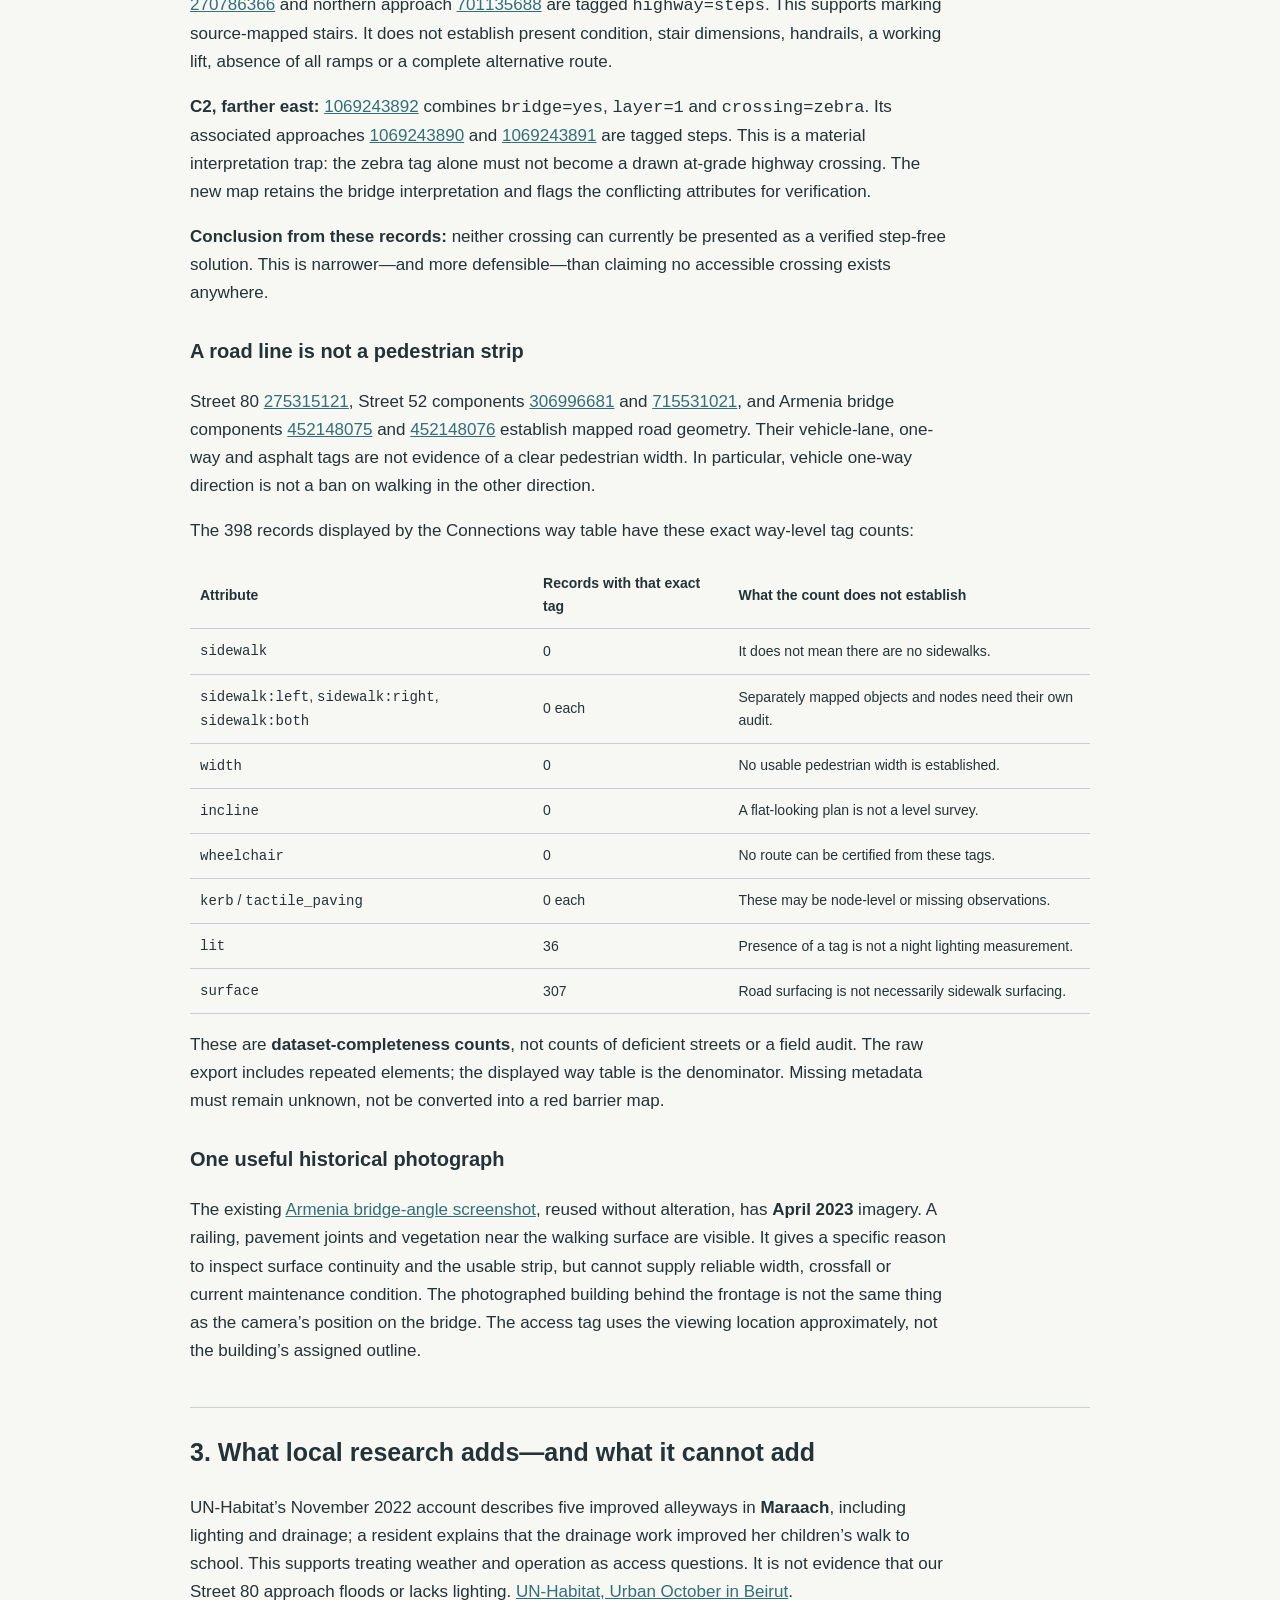
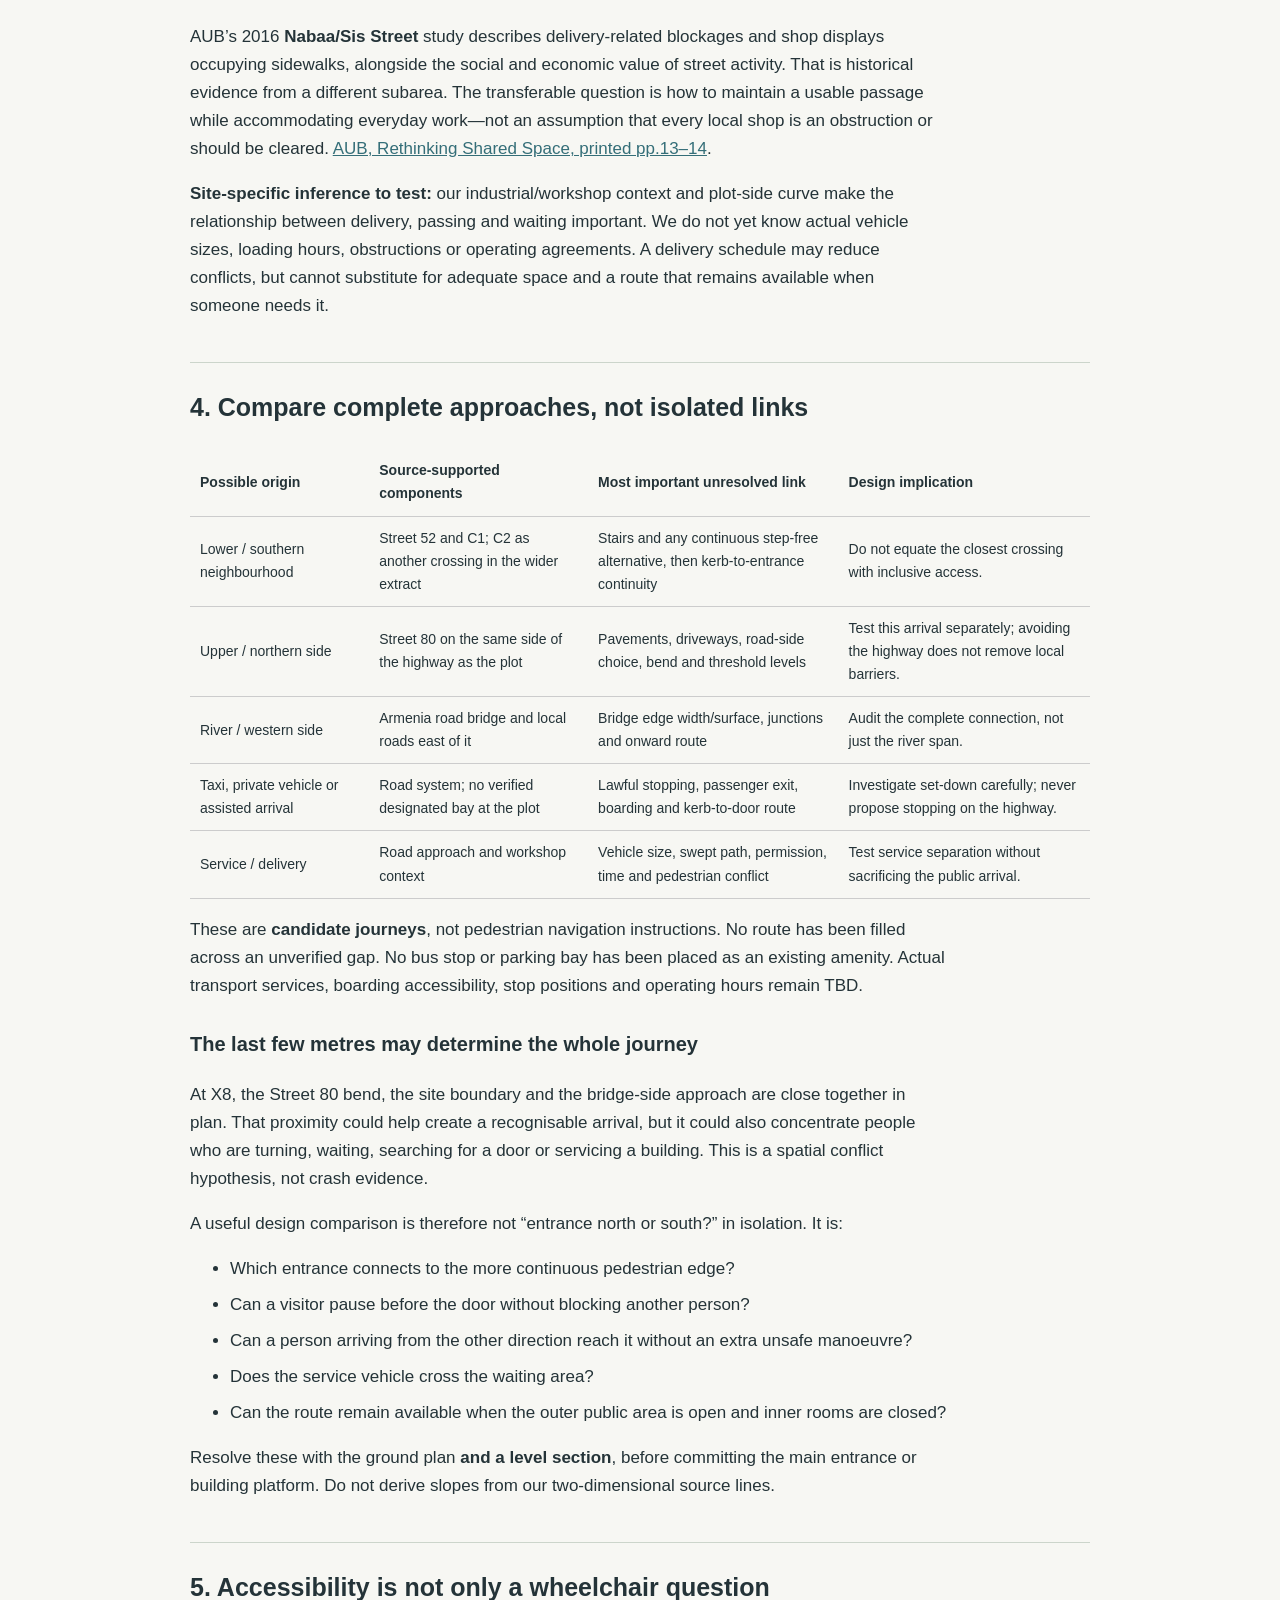
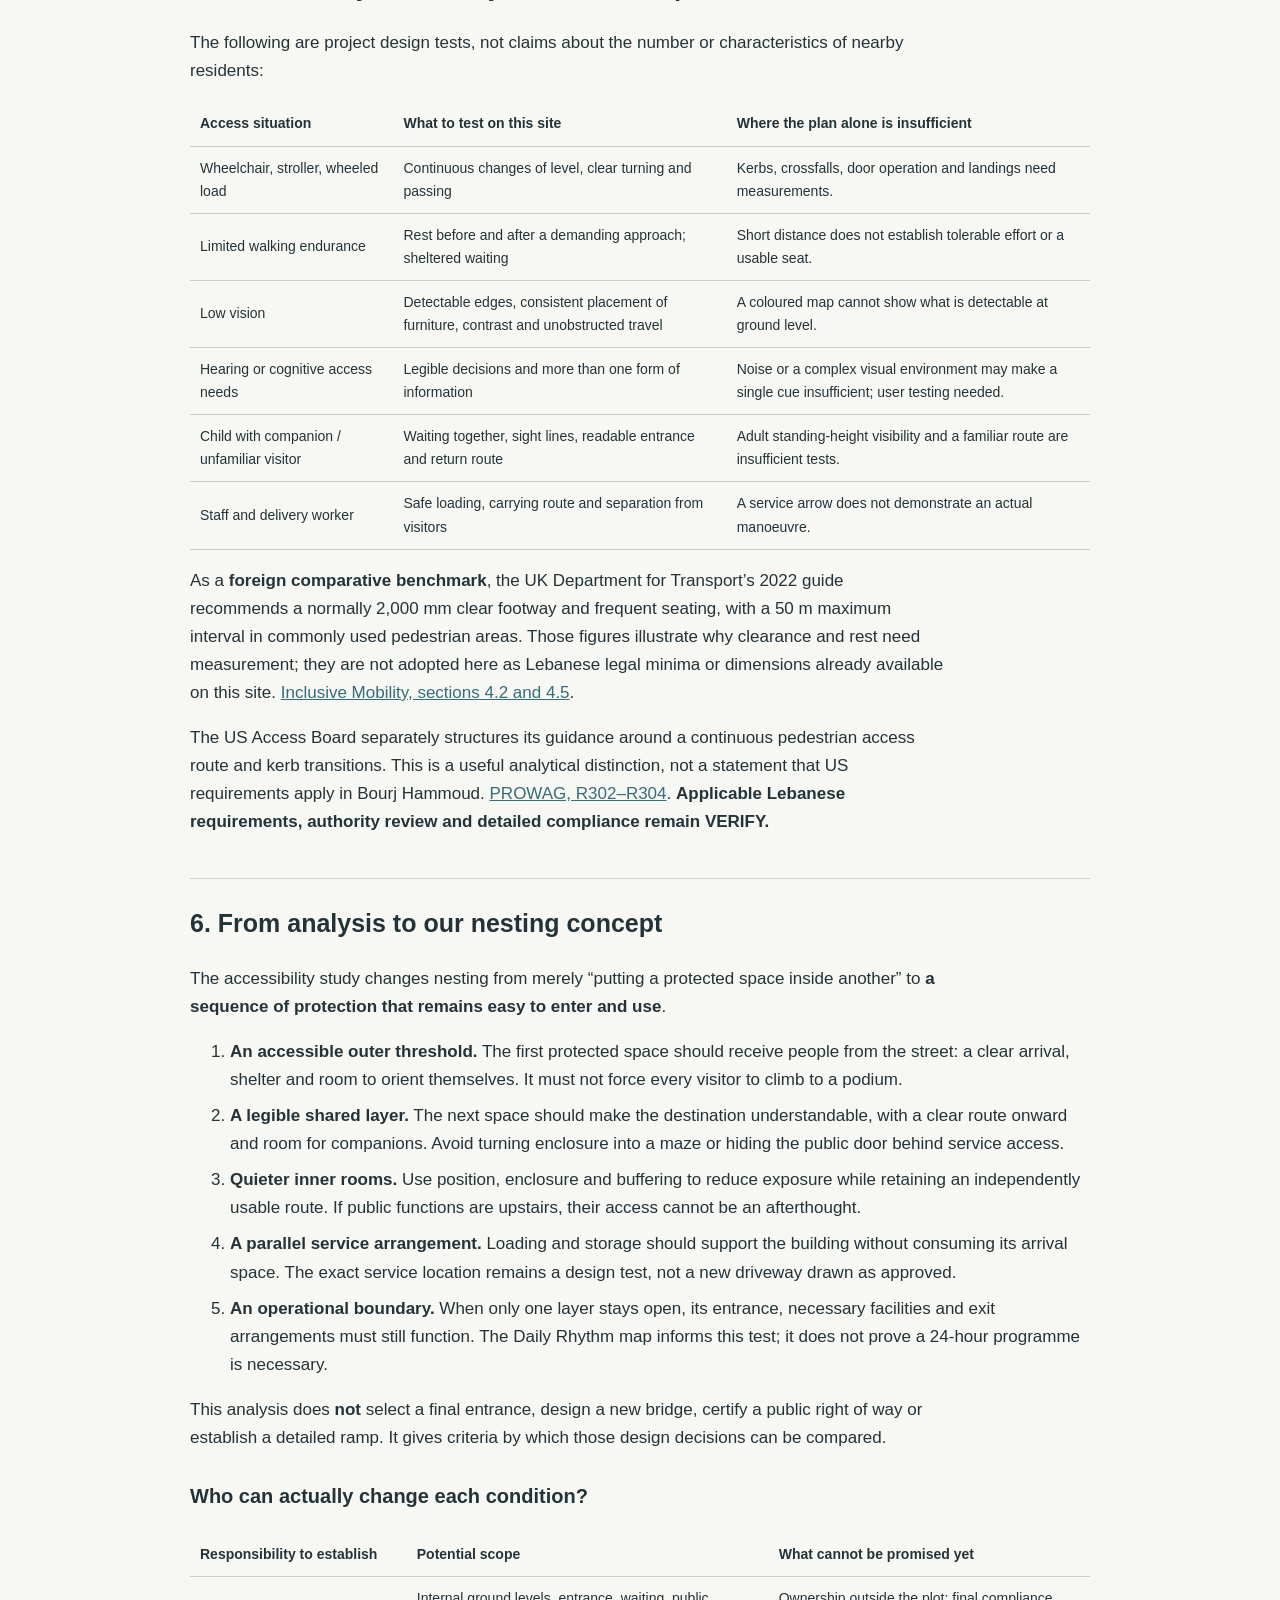
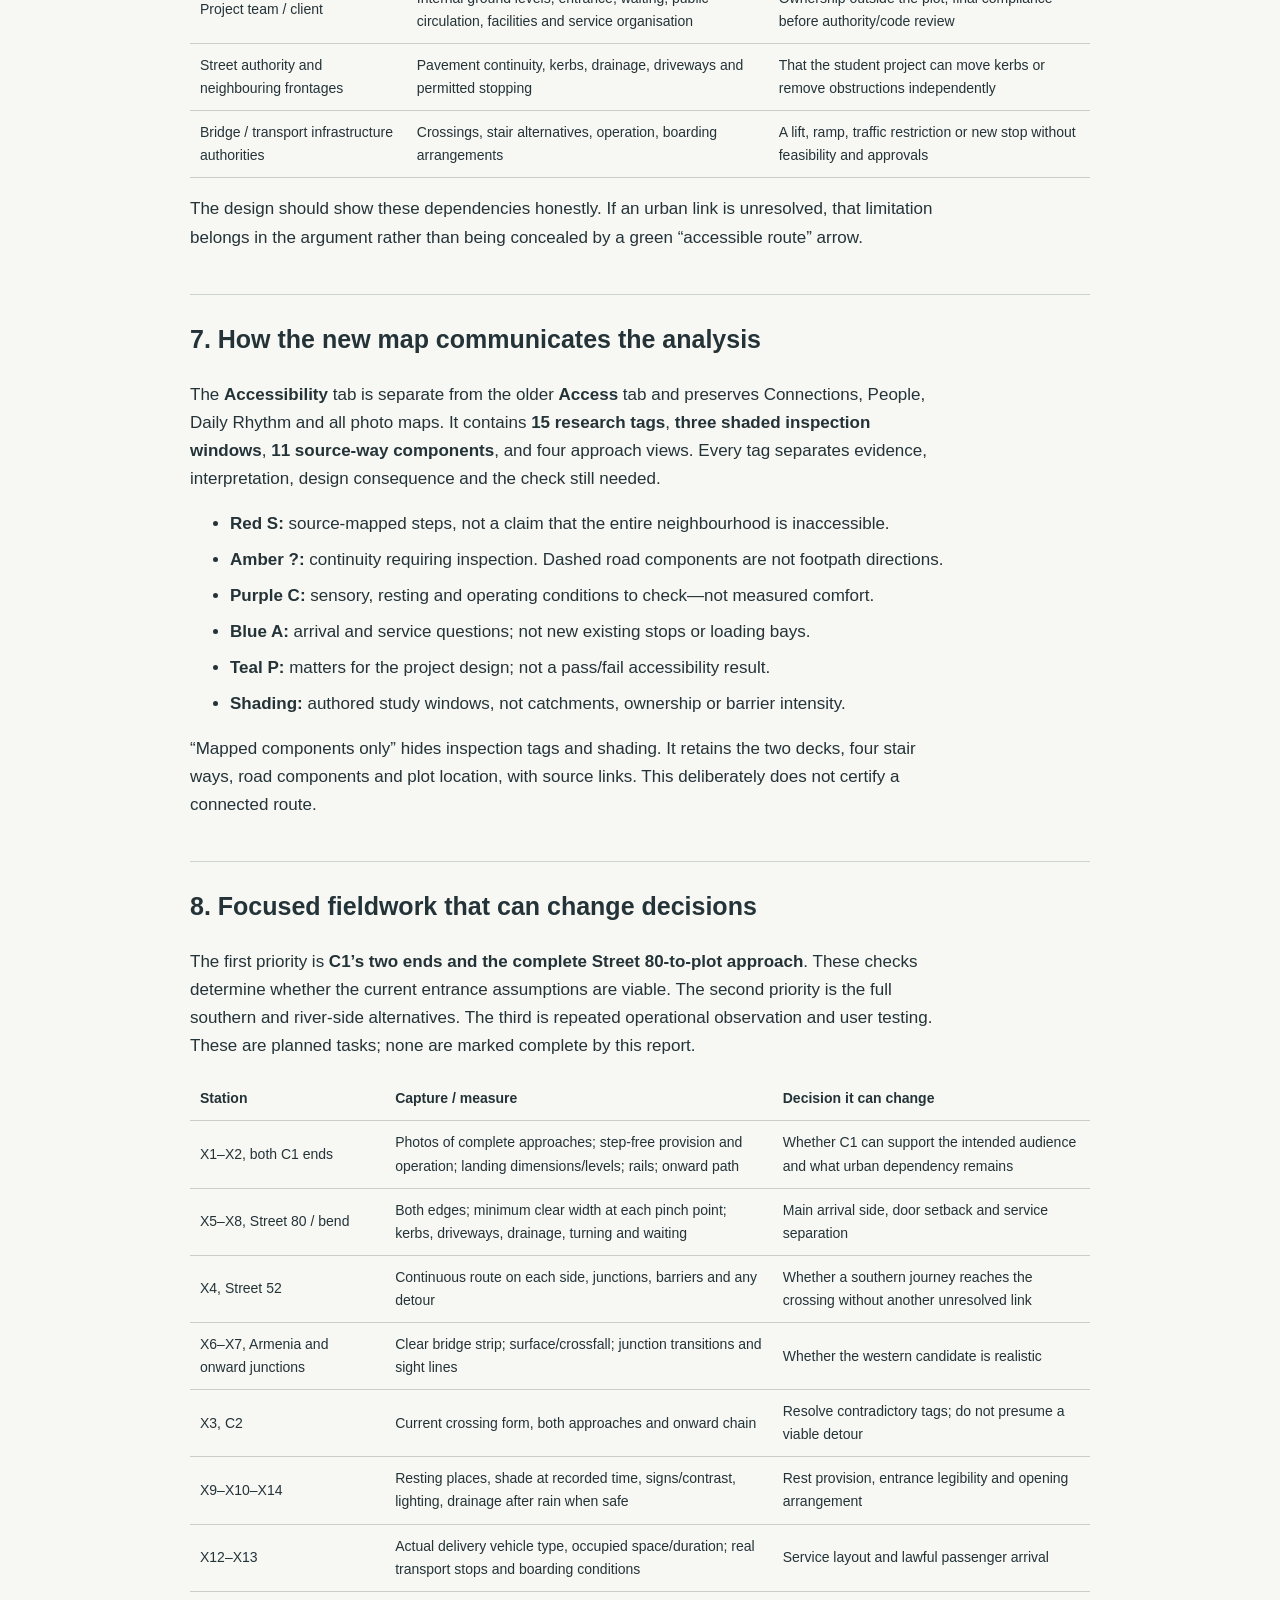
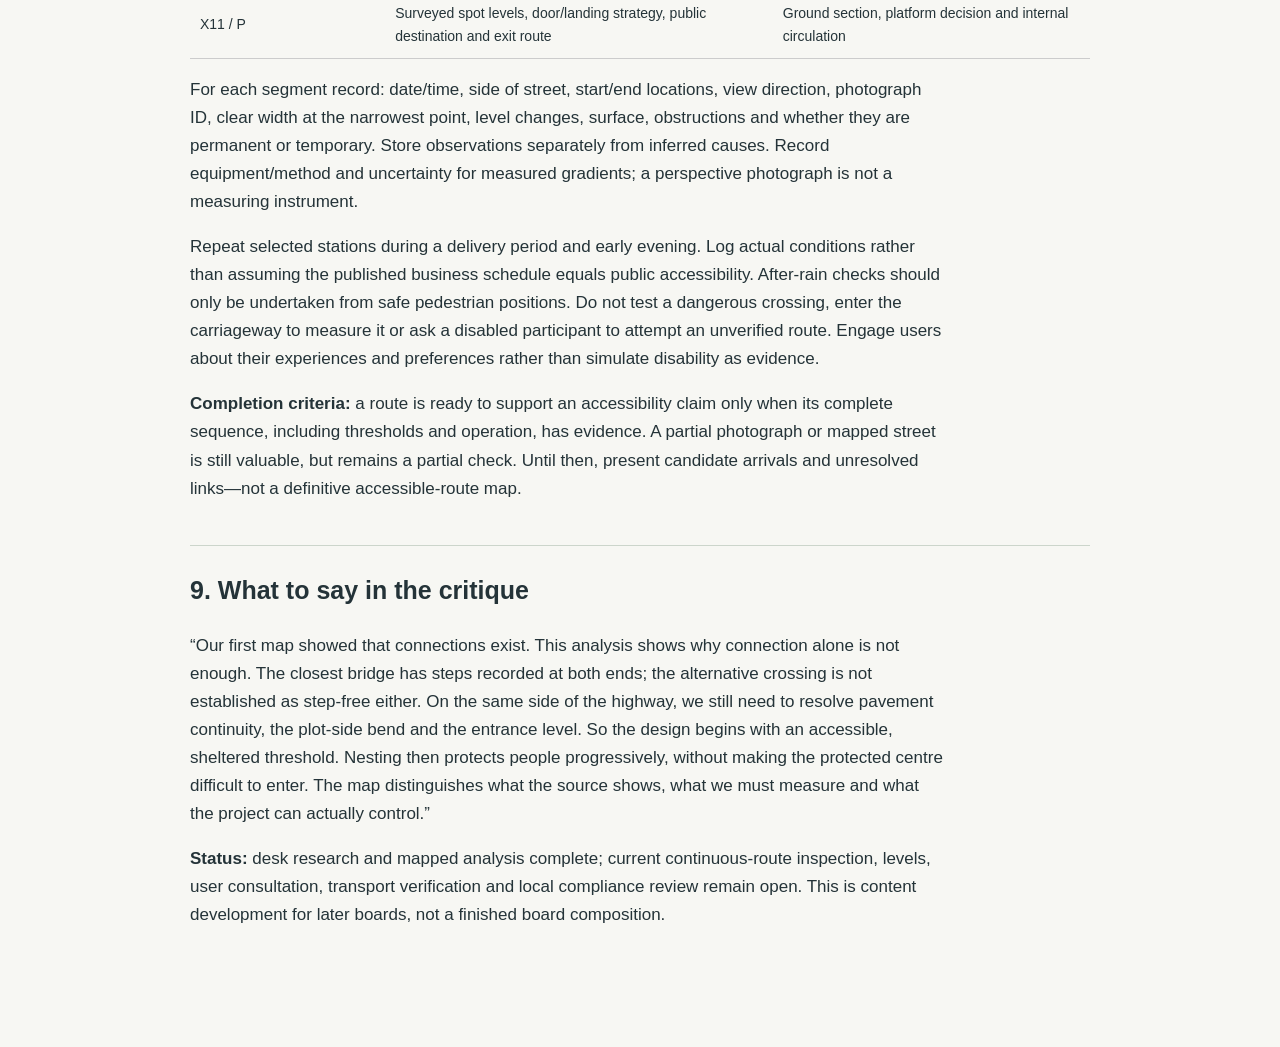
<file: accessibility-research.html>
<!doctype html><html lang="en"><meta charset="utf-8"><meta name="viewport" content="width=device-width,initial-scale=1"><title>Accessibility — the whole journey</title><style>body{margin:0;background:#f7f7f3;color:#243338;font:17px/1.65 Arial,sans-serif}main{max-width:900px;margin:45px auto;padding:0 25px 65px}h1{font-size:46px;letter-spacing:-1.8px;line-height:1.15}h2{font-size:25px;margin-top:42px;border-top:1px solid #ccd5cb;padding-top:24px}h3{font-size:20px;margin-top:28px}p{max-width:80ch}a{color:#346e78}table{display:block;overflow:auto;border-collapse:collapse;font-size:14px;width:100%}td,th{border-bottom:1px solid #ccc;padding:10px;text-align:left;min-width:130px}blockquote{border-left:3px solid #236e61;padding:5px 20px;margin-left:0;background:#f0eee5}nav{padding:15px 25px;border-bottom:1px solid #ccd5cb;font-size:13px}li{margin:8px 0}code{overflow-wrap:anywhere}@media(max-width:600px){main{font-size:15px;margin-top:25px}h1{font-size:33px}}@media print{nav{display:none}body{background:white}main{margin:0;font-size:11pt}h2,h3{break-after:avoid}}</style><nav><a href="site-analysis-map.html#accessibility">← Accessibility map</a> · <a href="#journeys">Approaches</a> · <a href="#design">Design</a> · <a href="#field-plan">Field plan</a></nav><main><h1>Accessibility — the whole journey to our plot</h1>
<p>Item 5 · 2026-09-15 · Bourj Hammoud / Entering Beirut</p>
<p><strong>Finding:</strong> the site has several mapped approaches, but a continuous, independently usable arrival is not established. The nearest bridge is only one component. Its stairs, the route before it, the landing after it, the pavement beside the plot and the building threshold have to work together. An attractive protected interior cannot compensate for an unusable approach.</p>
<p>This is a desk-based analysis and a design brief, not a current access certification. <strong>VERIFY</strong> means a condition needs evidence; <strong>TBD</strong> means information is missing. No access score, wheelchair route, crossing safety rating, measured pedestrian flow or gradient has been invented.</p>
<h2>1. What the professor’s instruction means</h2>
<p><a id="course"></a></p>
<p>The course lecture’s page 9 connects contours, slope, drainage and section, and asks the student to distinguish highway movement, local movement and pedestrians while examining landings, stopping and service conflicts. Our technical-integration checklist separately requires a continuous accessible route to public spaces and verification of the applicable authority and requirements. These are design obligations in our project record, not proof of existing conditions. <a href="#course">Lecture notes</a>, <a href="#design">Technical integration</a>.</p>
<p>In plain language: <strong>do not just draw a line ending at the plot. Draw what a person actually has to do along it.</strong> A route may involve changing street side, negotiating a kerb, climbing, waiting, turning around a parked vehicle, finding the entrance and opening a door. These actions need space and appropriate levels. A line in plan hides most of them.</p>
<p>For this project, accessibility therefore has three scales:</p>
<ol>
<li><strong>Urban access:</strong> which approach and crossing could serve someone coming from each side?</li>
<li><strong>Street access:</strong> can the person continue along the edge, negotiate junctions, rest and reach the plot?</li>
<li><strong>Building access:</strong> can the person enter with others, find the destination and use public functions independently?</li>
</ol>
<p>The first two maps, Connections and People &amp; Needs, identify potential links and audiences. Daily Rhythm asks when their journeys may occur. This study asks whether those journeys are usable, including when the building is only partly open.</p>
<h2>2. Evidence: what our map actually establishes</h2>
<p><a id="evidence"></a></p>
<p>The preserved 2026-09-13 OSM geometry places the plot north of the main highway, east of the river, beside the curve of Street 80 and near the northern approach of C1. Building rectangles in Pictures Auto include schematic interpretations; they must not be used to measure pavement clearance or legal boundaries. The original mapped site boundary remains the location reference. Source files: <code>02-project/pictures-new-data.js</code>, <code>02-project/connections-data.js</code>, and the unchanged raw Overpass extract in <code>00-source-documents/osm/</code>.</p>
<h3>Two crossings, not two certified step-free choices</h3>
<p><strong>C1, nearest the plot:</strong> source way <a href="https://www.openstreetmap.org/way/701135687">701135687</a> is a pedestrian bridge. Its southern approach <a href="https://www.openstreetmap.org/way/270786366">270786366</a> and northern approach <a href="https://www.openstreetmap.org/way/701135688">701135688</a> are tagged <code>highway=steps</code>. This supports marking source-mapped stairs. It does not establish present condition, stair dimensions, handrails, a working lift, absence of all ramps or a complete alternative route.</p>
<p><strong>C2, farther east:</strong> <a href="https://www.openstreetmap.org/way/1069243892">1069243892</a> combines <code>bridge=yes</code>, <code>layer=1</code> and <code>crossing=zebra</code>. Its associated approaches <a href="https://www.openstreetmap.org/way/1069243890">1069243890</a> and <a href="https://www.openstreetmap.org/way/1069243891">1069243891</a> are tagged steps. This is a material interpretation trap: the zebra tag alone must not become a drawn at-grade highway crossing. The new map retains the bridge interpretation and flags the conflicting attributes for verification.</p>
<p><strong>Conclusion from these records:</strong> neither crossing can currently be presented as a verified step-free solution. This is narrower—and more defensible—than claiming no accessible crossing exists anywhere.</p>
<h3>A road line is not a pedestrian strip</h3>
<p>Street 80 <a href="https://www.openstreetmap.org/way/275315121">275315121</a>, Street 52 components <a href="https://www.openstreetmap.org/way/306996681">306996681</a> and <a href="https://www.openstreetmap.org/way/715531021">715531021</a>, and Armenia bridge components <a href="https://www.openstreetmap.org/way/452148075">452148075</a> and <a href="https://www.openstreetmap.org/way/452148076">452148076</a> establish mapped road geometry. Their vehicle-lane, one-way and asphalt tags are not evidence of a clear pedestrian width. In particular, vehicle one-way direction is not a ban on walking in the other direction.</p>
<p>The 398 records displayed by the Connections way table have these exact way-level tag counts:</p>
<table>
<thead>
<tr>
<th>Attribute</th>
<th align="right">Records with that exact tag</th>
<th>What the count does not establish</th>
</tr>
</thead>
<tbody><tr>
<td><code>sidewalk</code></td>
<td align="right">0</td>
<td>It does not mean there are no sidewalks.</td>
</tr>
<tr>
<td><code>sidewalk:left</code>, <code>sidewalk:right</code>, <code>sidewalk:both</code></td>
<td align="right">0 each</td>
<td>Separately mapped objects and nodes need their own audit.</td>
</tr>
<tr>
<td><code>width</code></td>
<td align="right">0</td>
<td>No usable pedestrian width is established.</td>
</tr>
<tr>
<td><code>incline</code></td>
<td align="right">0</td>
<td>A flat-looking plan is not a level survey.</td>
</tr>
<tr>
<td><code>wheelchair</code></td>
<td align="right">0</td>
<td>No route can be certified from these tags.</td>
</tr>
<tr>
<td><code>kerb</code> / <code>tactile_paving</code></td>
<td align="right">0 each</td>
<td>These may be node-level or missing observations.</td>
</tr>
<tr>
<td><code>lit</code></td>
<td align="right">36</td>
<td>Presence of a tag is not a night lighting measurement.</td>
</tr>
<tr>
<td><code>surface</code></td>
<td align="right">307</td>
<td>Road surfacing is not necessarily sidewalk surfacing.</td>
</tr>
</tbody></table>
<p>These are <strong>dataset-completeness counts</strong>, not counts of deficient streets or a field audit. The raw export includes repeated elements; the displayed way table is the denominator. Missing metadata must remain unknown, not be converted into a red barrier map.</p>
<h3>One useful historical photograph</h3>
<p>The existing <a href="pictures-auto-evidence/2026-09-13/64-m9-bridge-oblique.png">Armenia bridge-angle screenshot</a>, reused without alteration, has <strong>April 2023</strong> imagery. A railing, pavement joints and vegetation near the walking surface are visible. It gives a specific reason to inspect surface continuity and the usable strip, but cannot supply reliable width, crossfall or current maintenance condition. The photographed building behind the frontage is not the same thing as the camera’s position on the bridge. The access tag uses the viewing location approximately, not the building’s assigned outline.</p>
<h2>3. What local research adds—and what it cannot add</h2>
<p>UN-Habitat’s November 2022 account describes five improved alleyways in <strong>Maraach</strong>, including lighting and drainage; a resident explains that the drainage work improved her children’s walk to school. This supports treating weather and operation as access questions. It is not evidence that our Street 80 approach floods or lacks lighting. <a href="https://unhabitat.org/news/09-nov-2022/urban-october-in-beirut-improving-life-through-urban-interventions">UN-Habitat, Urban October in Beirut</a>.</p>
<p>AUB’s 2016 <strong>Nabaa/Sis Street</strong> study describes delivery-related blockages and shop displays occupying sidewalks, alongside the social and economic value of street activity. That is historical evidence from a different subarea. The transferable question is how to maintain a usable passage while accommodating everyday work—not an assumption that every local shop is an obstruction or should be cleared. <a href="https://www.aub.edu.lb/ifi/Documents/publications/working_papers/2015-2016/20160822_nabaa.pdf">AUB, Rethinking Shared Space, printed pp.13–14</a>.</p>
<p><strong>Site-specific inference to test:</strong> our industrial/workshop context and plot-side curve make the relationship between delivery, passing and waiting important. We do not yet know actual vehicle sizes, loading hours, obstructions or operating agreements. A delivery schedule may reduce conflicts, but cannot substitute for adequate space and a route that remains available when someone needs it.</p>
<h2>4. Compare complete approaches, not isolated links</h2>
<p><a id="journeys"></a></p>
<table>
<thead>
<tr>
<th>Possible origin</th>
<th>Source-supported components</th>
<th>Most important unresolved link</th>
<th>Design implication</th>
</tr>
</thead>
<tbody><tr>
<td>Lower / southern neighbourhood</td>
<td>Street 52 and C1; C2 as another crossing in the wider extract</td>
<td>Stairs and any continuous step-free alternative, then kerb-to-entrance continuity</td>
<td>Do not equate the closest crossing with inclusive access.</td>
</tr>
<tr>
<td>Upper / northern side</td>
<td>Street 80 on the same side of the highway as the plot</td>
<td>Pavements, driveways, road-side choice, bend and threshold levels</td>
<td>Test this arrival separately; avoiding the highway does not remove local barriers.</td>
</tr>
<tr>
<td>River / western side</td>
<td>Armenia road bridge and local roads east of it</td>
<td>Bridge edge width/surface, junctions and onward route</td>
<td>Audit the complete connection, not just the river span.</td>
</tr>
<tr>
<td>Taxi, private vehicle or assisted arrival</td>
<td>Road system; no verified designated bay at the plot</td>
<td>Lawful stopping, passenger exit, boarding and kerb-to-door route</td>
<td>Investigate set-down carefully; never propose stopping on the highway.</td>
</tr>
<tr>
<td>Service / delivery</td>
<td>Road approach and workshop context</td>
<td>Vehicle size, swept path, permission, time and pedestrian conflict</td>
<td>Test service separation without sacrificing the public arrival.</td>
</tr>
</tbody></table>
<p>These are <strong>candidate journeys</strong>, not pedestrian navigation instructions. No route has been filled across an unverified gap. No bus stop or parking bay has been placed as an existing amenity. Actual transport services, boarding accessibility, stop positions and operating hours remain TBD.</p>
<h3>The last few metres may determine the whole journey</h3>
<p>At X8, the Street 80 bend, the site boundary and the bridge-side approach are close together in plan. That proximity could help create a recognisable arrival, but it could also concentrate people who are turning, waiting, searching for a door or servicing a building. This is a spatial conflict hypothesis, not crash evidence.</p>
<p>A useful design comparison is therefore not “entrance north or south?” in isolation. It is:</p>
<ul>
<li>Which entrance connects to the more continuous pedestrian edge?</li>
<li>Can a visitor pause before the door without blocking another person?</li>
<li>Can a person arriving from the other direction reach it without an extra unsafe manoeuvre?</li>
<li>Does the service vehicle cross the waiting area?</li>
<li>Can the route remain available when the outer public area is open and inner rooms are closed?</li>
</ul>
<p>Resolve these with the ground plan <strong>and a level section</strong>, before committing the main entrance or building platform. Do not derive slopes from our two-dimensional source lines.</p>
<h2>5. Accessibility is not only a wheelchair question</h2>
<p>The following are project design tests, not claims about the number or characteristics of nearby residents:</p>
<table>
<thead>
<tr>
<th>Access situation</th>
<th>What to test on this site</th>
<th>Where the plan alone is insufficient</th>
</tr>
</thead>
<tbody><tr>
<td>Wheelchair, stroller, wheeled load</td>
<td>Continuous changes of level, clear turning and passing</td>
<td>Kerbs, crossfalls, door operation and landings need measurements.</td>
</tr>
<tr>
<td>Limited walking endurance</td>
<td>Rest before and after a demanding approach; sheltered waiting</td>
<td>Short distance does not establish tolerable effort or a usable seat.</td>
</tr>
<tr>
<td>Low vision</td>
<td>Detectable edges, consistent placement of furniture, contrast and unobstructed travel</td>
<td>A coloured map cannot show what is detectable at ground level.</td>
</tr>
<tr>
<td>Hearing or cognitive access needs</td>
<td>Legible decisions and more than one form of information</td>
<td>Noise or a complex visual environment may make a single cue insufficient; user testing needed.</td>
</tr>
<tr>
<td>Child with companion / unfamiliar visitor</td>
<td>Waiting together, sight lines, readable entrance and return route</td>
<td>Adult standing-height visibility and a familiar route are insufficient tests.</td>
</tr>
<tr>
<td>Staff and delivery worker</td>
<td>Safe loading, carrying route and separation from visitors</td>
<td>A service arrow does not demonstrate an actual manoeuvre.</td>
</tr>
</tbody></table>
<p>As a <strong>foreign comparative benchmark</strong>, the UK Department for Transport’s 2022 guide recommends a normally 2,000 mm clear footway and frequent seating, with a 50 m maximum interval in commonly used pedestrian areas. Those figures illustrate why clearance and rest need measurement; they are not adopted here as Lebanese legal minima or dimensions already available on this site. <a href="https://assets.publishing.service.gov.uk/media/61d32bb7d3bf7f1f72b5ffd2/inclusive-mobility-a-guide-to-best-practice-on-access-to-pedestrian-and-transport-infrastructure.pdf">Inclusive Mobility, sections 4.2 and 4.5</a>.</p>
<p>The US Access Board separately structures its guidance around a continuous pedestrian access route and kerb transitions. This is a useful analytical distinction, not a statement that US requirements apply in Bourj Hammoud. <a href="https://www.access-board.gov/prowag/technical.html">PROWAG, R302–R304</a>. <strong>Applicable Lebanese requirements, authority review and detailed compliance remain VERIFY.</strong></p>
<h2>6. From analysis to our nesting concept</h2>
<p><a id="design"></a></p>
<p>The accessibility study changes nesting from merely “putting a protected space inside another” to <strong>a sequence of protection that remains easy to enter and use</strong>.</p>
<ol>
<li><strong>An accessible outer threshold.</strong> The first protected space should receive people from the street: a clear arrival, shelter and room to orient themselves. It must not force every visitor to climb to a podium.</li>
<li><strong>A legible shared layer.</strong> The next space should make the destination understandable, with a clear route onward and room for companions. Avoid turning enclosure into a maze or hiding the public door behind service access.</li>
<li><strong>Quieter inner rooms.</strong> Use position, enclosure and buffering to reduce exposure while retaining an independently usable route. If public functions are upstairs, their access cannot be an afterthought.</li>
<li><strong>A parallel service arrangement.</strong> Loading and storage should support the building without consuming its arrival space. The exact service location remains a design test, not a new driveway drawn as approved.</li>
<li><strong>An operational boundary.</strong> When only one layer stays open, its entrance, necessary facilities and exit arrangements must still function. The Daily Rhythm map informs this test; it does not prove a 24-hour programme is necessary.</li>
</ol>
<p>This analysis does <strong>not</strong> select a final entrance, design a new bridge, certify a public right of way or establish a detailed ramp. It gives criteria by which those design decisions can be compared.</p>
<h3>Who can actually change each condition?</h3>
<table>
<thead>
<tr>
<th>Responsibility to establish</th>
<th>Potential scope</th>
<th>What cannot be promised yet</th>
</tr>
</thead>
<tbody><tr>
<td>Project team / client</td>
<td>Internal ground levels, entrance, waiting, public circulation, facilities and service organisation</td>
<td>Ownership outside the plot; final compliance before authority/code review</td>
</tr>
<tr>
<td>Street authority and neighbouring frontages</td>
<td>Pavement continuity, kerbs, drainage, driveways and permitted stopping</td>
<td>That the student project can move kerbs or remove obstructions independently</td>
</tr>
<tr>
<td>Bridge / transport infrastructure authorities</td>
<td>Crossings, stair alternatives, operation, boarding arrangements</td>
<td>A lift, ramp, traffic restriction or new stop without feasibility and approvals</td>
</tr>
</tbody></table>
<p>The design should show these dependencies honestly. If an urban link is unresolved, that limitation belongs in the argument rather than being concealed by a green “accessible route” arrow.</p>
<h2>7. How the new map communicates the analysis</h2>
<p>The <strong>Accessibility</strong> tab is separate from the older <strong>Access</strong> tab and preserves Connections, People, Daily Rhythm and all photo maps. It contains <strong>15 research tags</strong>, <strong>three shaded inspection windows</strong>, <strong>11 source-way components</strong>, and four approach views. Every tag separates evidence, interpretation, design consequence and the check still needed.</p>
<ul>
<li><strong>Red S:</strong> source-mapped steps, not a claim that the entire neighbourhood is inaccessible.</li>
<li><strong>Amber ?:</strong> continuity requiring inspection. Dashed road components are not footpath directions.</li>
<li><strong>Purple C:</strong> sensory, resting and operating conditions to check—not measured comfort.</li>
<li><strong>Blue A:</strong> arrival and service questions; not new existing stops or loading bays.</li>
<li><strong>Teal P:</strong> matters for the project design; not a pass/fail accessibility result.</li>
<li><strong>Shading:</strong> authored study windows, not catchments, ownership or barrier intensity.</li>
</ul>
<p>“Mapped components only” hides inspection tags and shading. It retains the two decks, four stair ways, road components and plot location, with source links. This deliberately does not certify a connected route.</p>
<h2>8. Focused fieldwork that can change decisions</h2>
<p><a id="field-plan"></a></p>
<p>The first priority is <strong>C1’s two ends and the complete Street 80-to-plot approach</strong>. These checks determine whether the current entrance assumptions are viable. The second priority is the full southern and river-side alternatives. The third is repeated operational observation and user testing. These are planned tasks; none are marked complete by this report.</p>
<table>
<thead>
<tr>
<th>Station</th>
<th>Capture / measure</th>
<th>Decision it can change</th>
</tr>
</thead>
<tbody><tr>
<td>X1–X2, both C1 ends</td>
<td>Photos of complete approaches; step-free provision and operation; landing dimensions/levels; rails; onward path</td>
<td>Whether C1 can support the intended audience and what urban dependency remains</td>
</tr>
<tr>
<td>X5–X8, Street 80 / bend</td>
<td>Both edges; minimum clear width at each pinch point; kerbs, driveways, drainage, turning and waiting</td>
<td>Main arrival side, door setback and service separation</td>
</tr>
<tr>
<td>X4, Street 52</td>
<td>Continuous route on each side, junctions, barriers and any detour</td>
<td>Whether a southern journey reaches the crossing without another unresolved link</td>
</tr>
<tr>
<td>X6–X7, Armenia and onward junctions</td>
<td>Clear bridge strip; surface/crossfall; junction transitions and sight lines</td>
<td>Whether the western candidate is realistic</td>
</tr>
<tr>
<td>X3, C2</td>
<td>Current crossing form, both approaches and onward chain</td>
<td>Resolve contradictory tags; do not presume a viable detour</td>
</tr>
<tr>
<td>X9–X10–X14</td>
<td>Resting places, shade at recorded time, signs/contrast, lighting, drainage after rain when safe</td>
<td>Rest provision, entrance legibility and opening arrangement</td>
</tr>
<tr>
<td>X12–X13</td>
<td>Actual delivery vehicle type, occupied space/duration; real transport stops and boarding conditions</td>
<td>Service layout and lawful passenger arrival</td>
</tr>
<tr>
<td>X11 / P</td>
<td>Surveyed spot levels, door/landing strategy, public destination and exit route</td>
<td>Ground section, platform decision and internal circulation</td>
</tr>
</tbody></table>
<p>For each segment record: date/time, side of street, start/end locations, view direction, photograph ID, clear width at the narrowest point, level changes, surface, obstructions and whether they are permanent or temporary. Store observations separately from inferred causes. Record equipment/method and uncertainty for measured gradients; a perspective photograph is not a measuring instrument.</p>
<p>Repeat selected stations during a delivery period and early evening. Log actual conditions rather than assuming the published business schedule equals public accessibility. After-rain checks should only be undertaken from safe pedestrian positions. Do not test a dangerous crossing, enter the carriageway to measure it or ask a disabled participant to attempt an unverified route. Engage users about their experiences and preferences rather than simulate disability as evidence.</p>
<p><strong>Completion criteria:</strong> a route is ready to support an accessibility claim only when its complete sequence, including thresholds and operation, has evidence. A partial photograph or mapped street is still valuable, but remains a partial check. Until then, present candidate arrivals and unresolved links—not a definitive accessible-route map.</p>
<h2>9. What to say in the critique</h2>
<p>“Our first map showed that connections exist. This analysis shows why connection alone is not enough. The closest bridge has steps recorded at both ends; the alternative crossing is not established as step-free either. On the same side of the highway, we still need to resolve pavement continuity, the plot-side bend and the entrance level. So the design begins with an accessible, sheltered threshold. Nesting then protects people progressively, without making the protected centre difficult to enter. The map distinguishes what the source shows, what we must measure and what the project can actually control.”</p>
<p><strong>Status:</strong> desk research and mapped analysis complete; current continuous-route inspection, levels, user consultation, transport verification and local compliance review remain open. This is content development for later boards, not a finished board composition.</p>
</main></html>
</file>
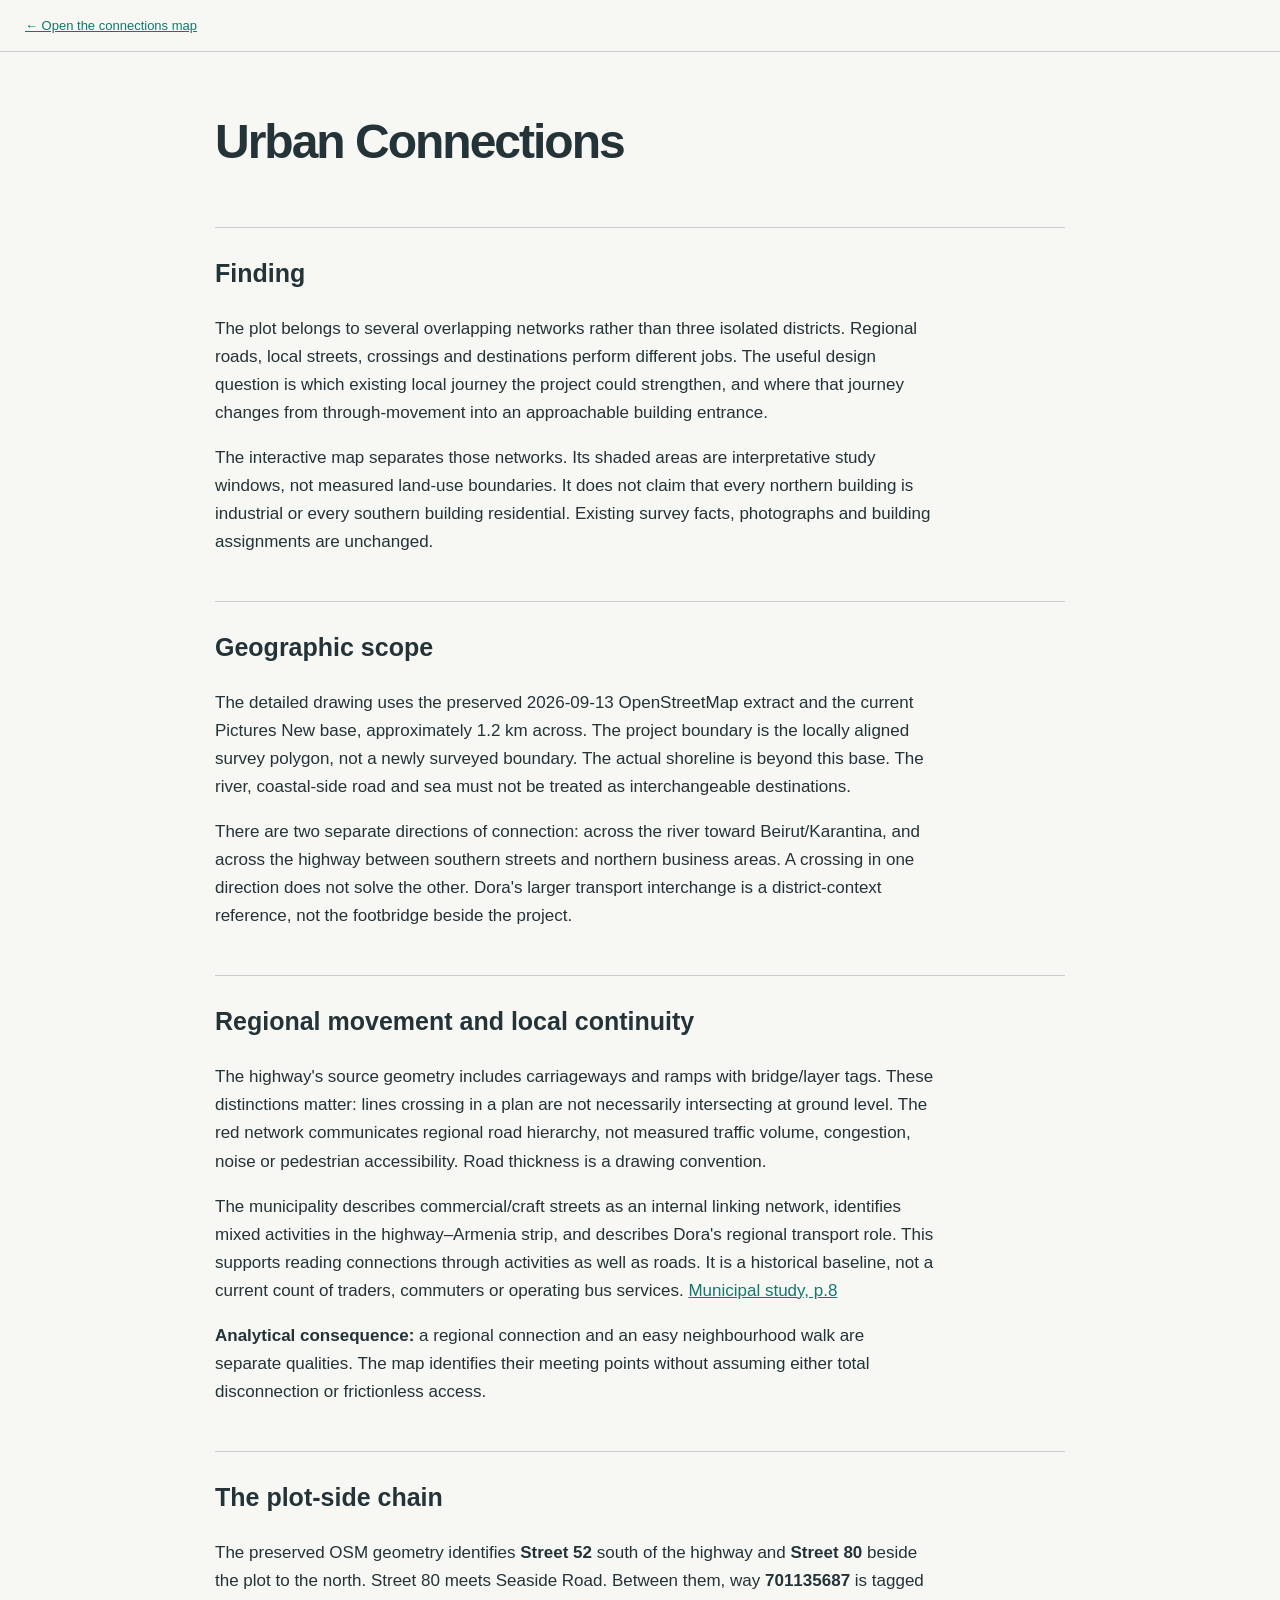
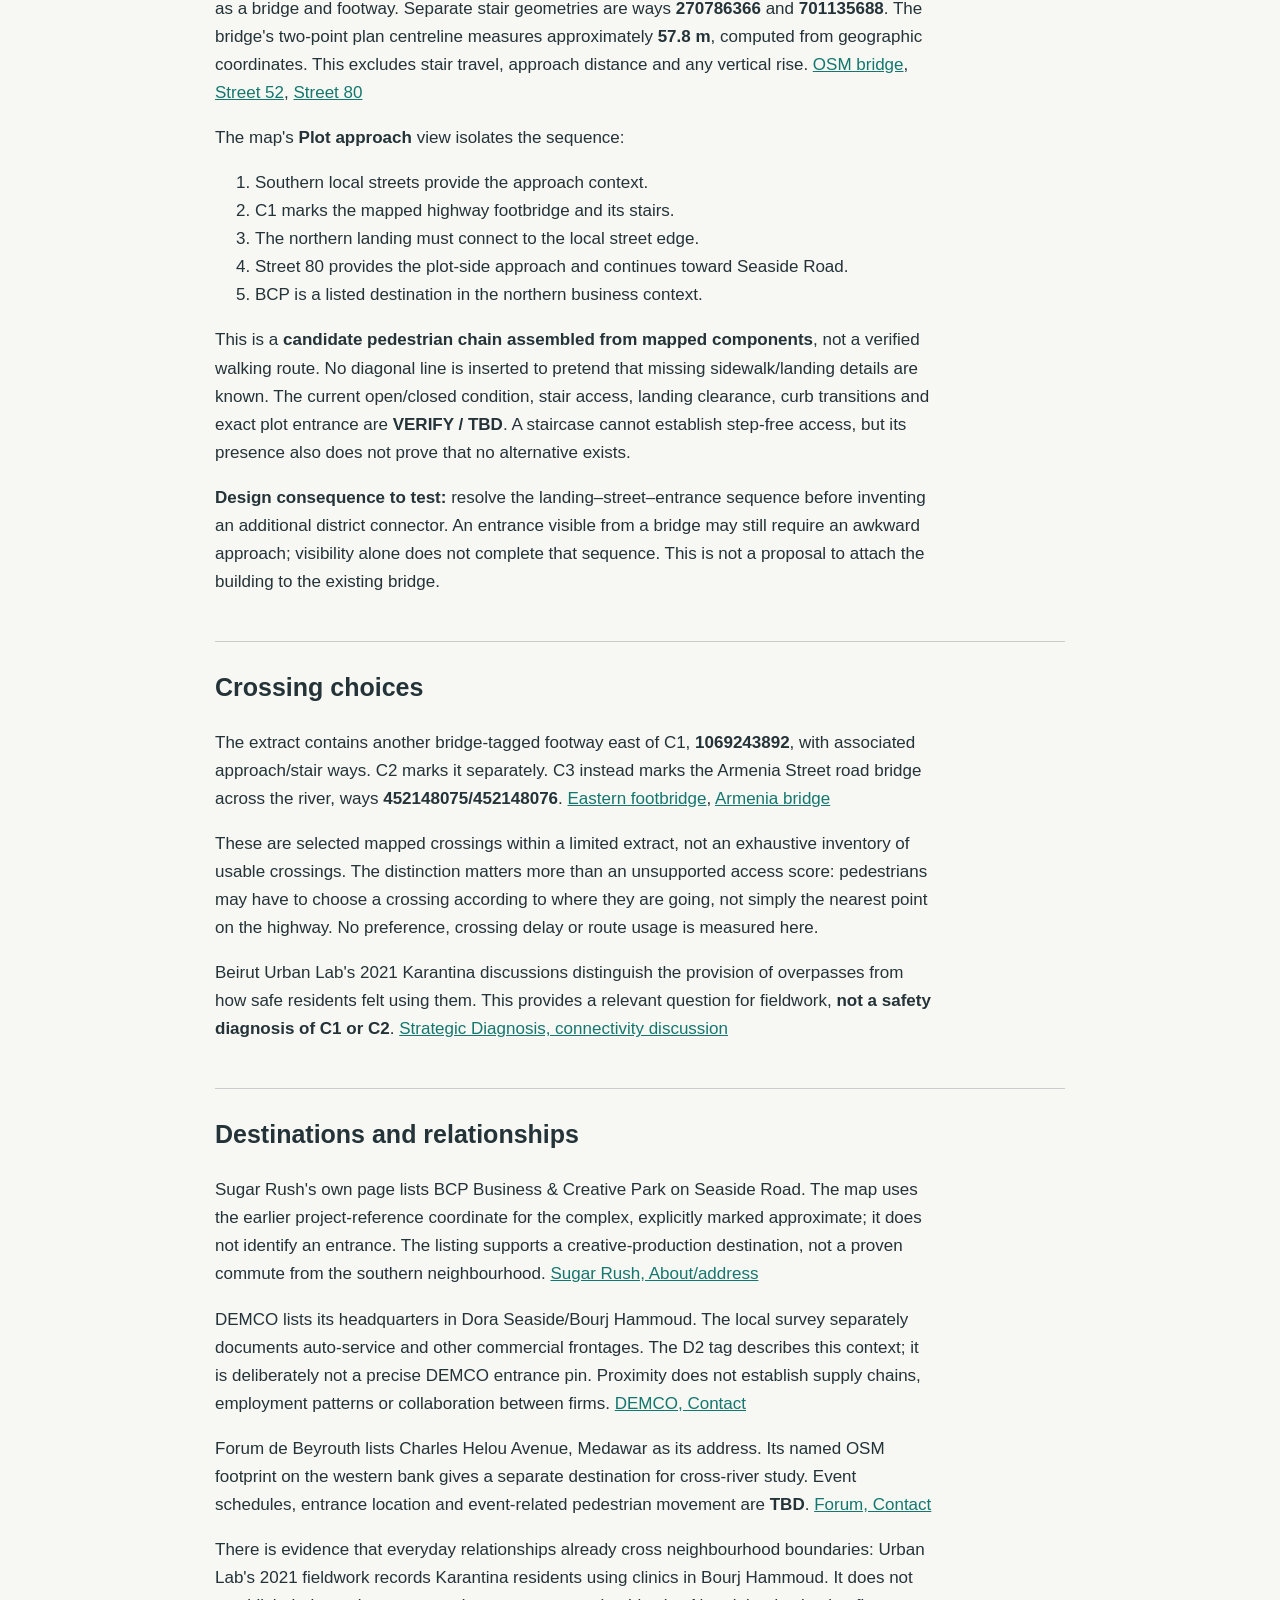
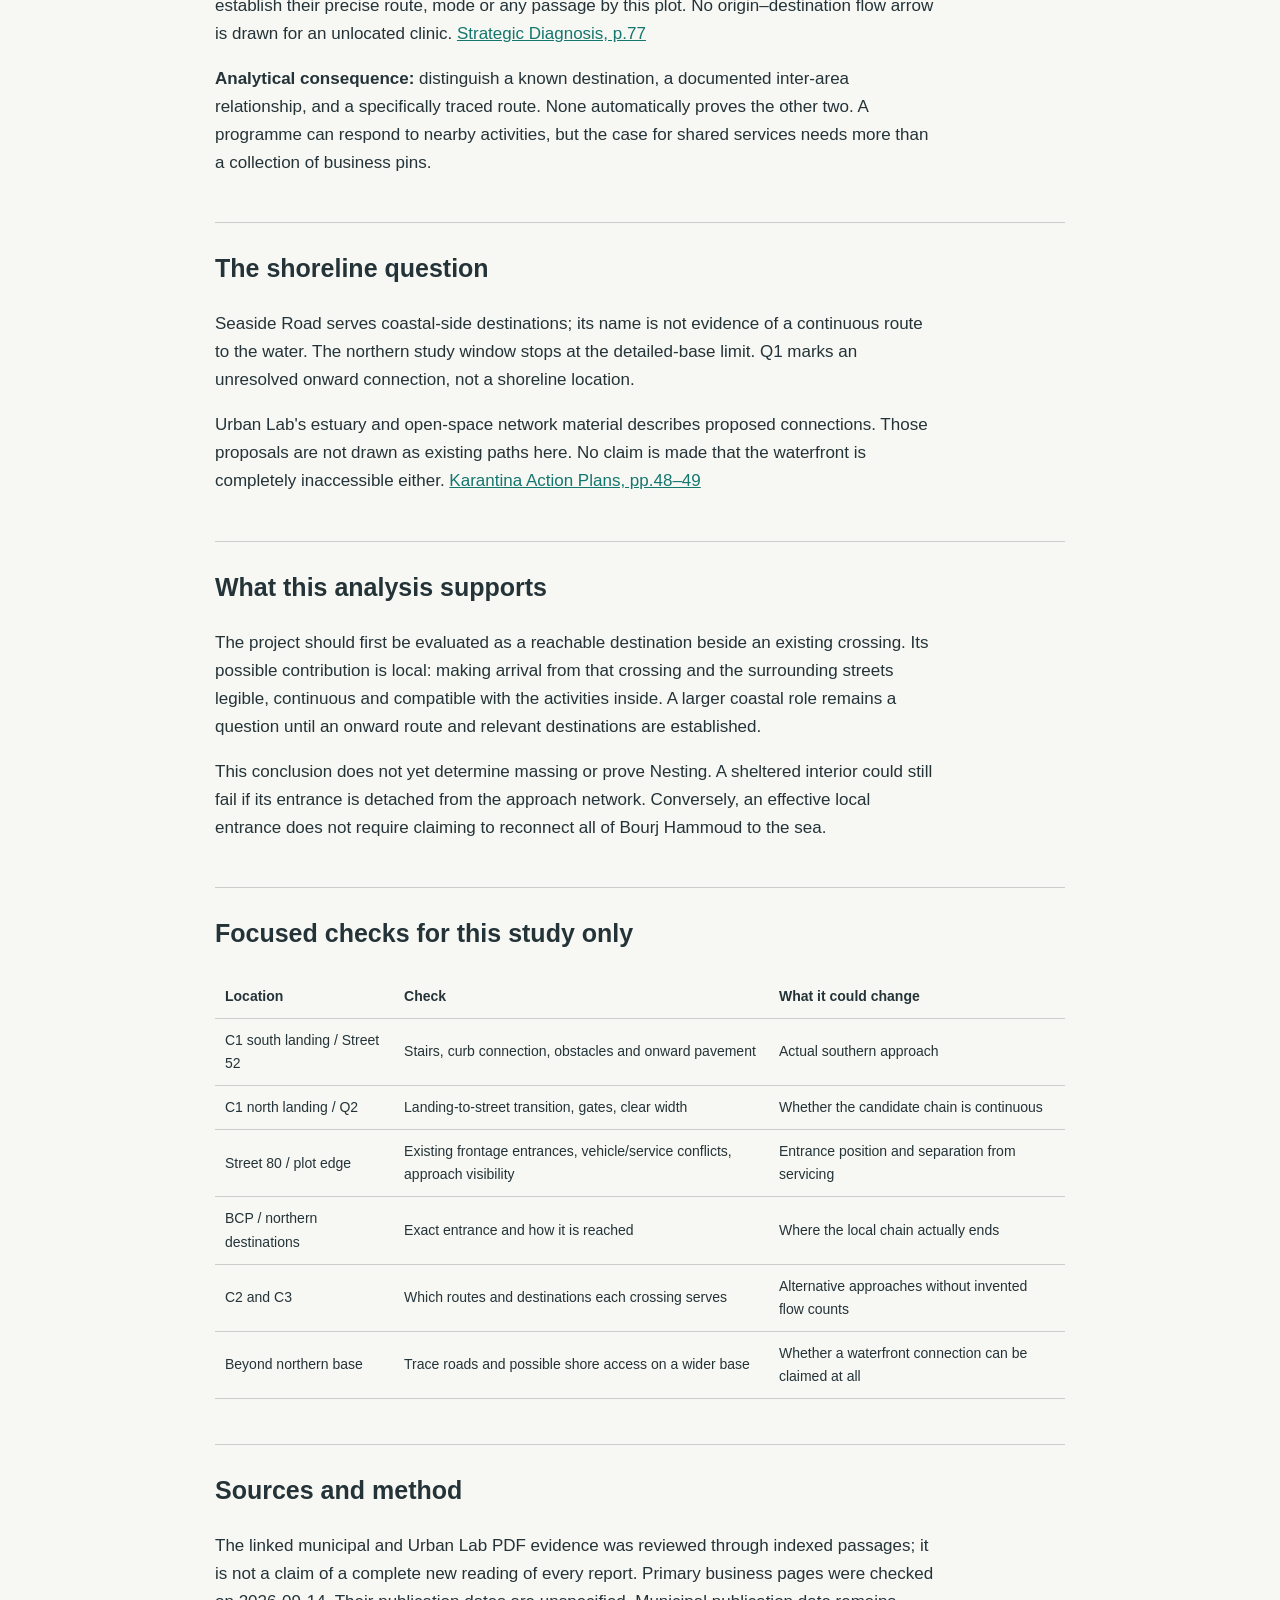
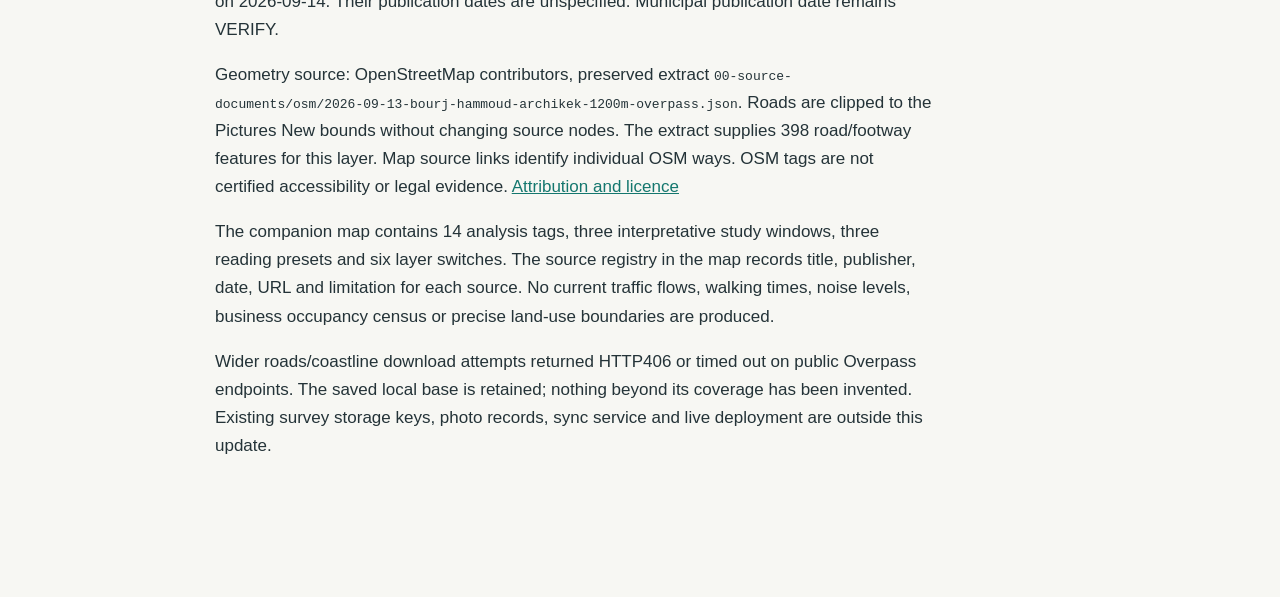
<file: connections-research.html>
<!doctype html><html lang="en"><meta charset="utf-8"><meta name="viewport" content="width=device-width,initial-scale=1"><title>Urban Connections — research</title><style>body{margin:0;background:#f7f7f3;color:#243338;font:17px/1.65 Arial,sans-serif}main{max-width:850px;margin:50px auto;padding:0 25px 70px}h1{font-size:48px;letter-spacing:-2px;margin-bottom:35px}h2{font-size:25px;margin-top:45px;border-top:1px solid #ccc;padding-top:25px}p{max-width:76ch}a{color:#14776e}table{border-collapse:collapse;font-size:14px;width:100%;display:block;overflow:auto}td,th{border-bottom:1px solid #ccc;padding:10px;text-align:left;min-width:120px}code{overflow-wrap:anywhere;font-size:13px}nav{border-bottom:1px solid #ccc;padding:15px 25px;font-size:13px}@media print{nav{display:none}body{background:white}main{margin:0;font-size:11pt}h2{break-after:avoid}}@media(max-width:600px){h1{font-size:35px}main{margin-top:25px;font-size:15px}}</style><nav><a href="site-analysis-map.html#connections">← Open the connections map</a></nav><main><h1>Urban Connections</h1>
<h2>Finding</h2>
<p>The plot belongs to several overlapping networks rather than three isolated districts. Regional
roads, local streets, crossings and destinations perform different jobs. The useful design question
is which existing local journey the project could strengthen, and where that journey changes from
through-movement into an approachable building entrance.</p>
<p>The interactive map separates those networks. Its shaded areas are interpretative study windows,
not measured land-use boundaries. It does not claim that every northern building is industrial or
every southern building residential. Existing survey facts, photographs and building assignments
are unchanged.</p>
<h2>Geographic scope</h2>
<p>The detailed drawing uses the preserved 2026-09-13 OpenStreetMap extract and the current Pictures
New base, approximately 1.2 km across. The project boundary is the locally aligned survey polygon,
not a newly surveyed boundary. The actual shoreline is beyond this base. The river, coastal-side
road and sea must not be treated as interchangeable destinations.</p>
<p>There are two separate directions of connection: across the river toward Beirut/Karantina, and
across the highway between southern streets and northern business areas. A crossing in one
direction does not solve the other. Dora&#39;s larger transport interchange is a district-context
reference, not the footbridge beside the project.</p>
<h2>Regional movement and local continuity</h2>
<p>The highway&#39;s source geometry includes carriageways and ramps with bridge/layer tags. These
distinctions matter: lines crossing in a plan are not necessarily intersecting at ground level.
The red network communicates regional road hierarchy, not measured traffic volume, congestion,
noise or pedestrian accessibility. Road thickness is a drawing convention.</p>
<p>The municipality describes commercial/craft streets as an internal linking network, identifies
mixed activities in the highway–Armenia strip, and describes Dora&#39;s regional transport role.
This supports reading connections through activities as well as roads. It is a historical baseline,
not a current count of traders, commuters or operating bus services. <a href="https://www.bourjhammoud.gov.lb/sites/default/files/public/SBH-REPORT-F-shrinked.pdf">Municipal study, p.8</a></p>
<p><strong>Analytical consequence:</strong> a regional connection and an easy neighbourhood walk are separate
qualities. The map identifies their meeting points without assuming either total disconnection or
frictionless access.</p>
<h2>The plot-side chain</h2>
<p>The preserved OSM geometry identifies <strong>Street 52</strong> south of the highway and <strong>Street 80</strong> beside
the plot to the north. Street 80 meets Seaside Road. Between them, way <strong>701135687</strong> is tagged as
a bridge and footway. Separate stair geometries are ways <strong>270786366</strong> and <strong>701135688</strong>.
The bridge&#39;s two-point plan centreline measures approximately <strong>57.8 m</strong>, computed from geographic
coordinates. This excludes stair travel, approach distance and any vertical rise. <a href="https://www.openstreetmap.org/way/701135687">OSM bridge</a>,
<a href="https://www.openstreetmap.org/way/306996681">Street 52</a>, <a href="https://www.openstreetmap.org/way/275315121">Street 80</a></p>
<p>The map&#39;s <strong>Plot approach</strong> view isolates the sequence:</p>
<ol>
<li>Southern local streets provide the approach context.</li>
<li>C1 marks the mapped highway footbridge and its stairs.</li>
<li>The northern landing must connect to the local street edge.</li>
<li>Street 80 provides the plot-side approach and continues toward Seaside Road.</li>
<li>BCP is a listed destination in the northern business context.</li>
</ol>
<p>This is a <strong>candidate pedestrian chain assembled from mapped components</strong>, not a verified walking
route. No diagonal line is inserted to pretend that missing sidewalk/landing details are known.
The current open/closed condition, stair access, landing clearance, curb transitions and exact plot
entrance are <strong>VERIFY / TBD</strong>. A staircase cannot establish step-free access, but its presence also
does not prove that no alternative exists.</p>
<p><strong>Design consequence to test:</strong> resolve the landing–street–entrance sequence before inventing an
additional district connector. An entrance visible from a bridge may still require an awkward
approach; visibility alone does not complete that sequence. This is not a proposal to attach the
building to the existing bridge.</p>
<h2>Crossing choices</h2>
<p>The extract contains another bridge-tagged footway east of C1, <strong>1069243892</strong>, with associated
approach/stair ways. C2 marks it separately. C3 instead marks the Armenia Street road bridge across
the river, ways <strong>452148075/452148076</strong>. <a href="https://www.openstreetmap.org/way/1069243892">Eastern footbridge</a>,
<a href="https://www.openstreetmap.org/way/452148075">Armenia bridge</a></p>
<p>These are selected mapped crossings within a limited extract, not an exhaustive inventory of usable
crossings. The distinction matters more than an unsupported access score: pedestrians may have to
choose a crossing according to where they are going, not simply the nearest point on the highway.
No preference, crossing delay or route usage is measured here.</p>
<p>Beirut Urban Lab&#39;s 2021 Karantina discussions distinguish the provision of overpasses from how safe
residents felt using them. This provides a relevant question for fieldwork, <strong>not a safety diagnosis
of C1 or C2</strong>. <a href="https://api.beiruturbanlab.com/content/uploads/articles/383~2-BUL_Karantina_Strategic_Diagnosis-compressed.pdf">Strategic Diagnosis, connectivity discussion</a></p>
<h2>Destinations and relationships</h2>
<p>Sugar Rush&#39;s own page lists BCP Business &amp; Creative Park on Seaside Road. The map uses the earlier
project-reference coordinate for the complex, explicitly marked approximate; it does not identify
an entrance. The listing supports a creative-production destination, not a proven commute from the
southern neighbourhood. <a href="https://sugar-rush.tv/about/">Sugar Rush, About/address</a></p>
<p>DEMCO lists its headquarters in Dora Seaside/Bourj Hammoud. The local survey separately documents
auto-service and other commercial frontages. The D2 tag describes this context; it is deliberately
not a precise DEMCO entrance pin. Proximity does not establish supply chains, employment patterns
or collaboration between firms. <a href="https://demcosteel.com/get-in-touch/">DEMCO, Contact</a></p>
<p>Forum de Beyrouth lists Charles Helou Avenue, Medawar as its address. Its named OSM footprint on
the western bank gives a separate destination for cross-river study. Event schedules, entrance
location and event-related pedestrian movement are <strong>TBD</strong>. <a href="https://forum.ws/?page_id=16">Forum, Contact</a></p>
<p>There is evidence that everyday relationships already cross neighbourhood boundaries: Urban Lab&#39;s
2021 fieldwork records Karantina residents using clinics in Bourj Hammoud. It does not establish
their precise route, mode or any passage by this plot. No origin–destination flow arrow is drawn
for an unlocated clinic. <a href="https://api.beiruturbanlab.com/content/uploads/articles/191~BUL_Karantina_Strategic_Diagnosis-compressed.pdf">Strategic Diagnosis, p.77</a></p>
<p><strong>Analytical consequence:</strong> distinguish a known destination, a documented inter-area relationship,
and a specifically traced route. None automatically proves the other two. A programme can respond
to nearby activities, but the case for shared services needs more than a collection of business pins.</p>
<h2>The shoreline question</h2>
<p>Seaside Road serves coastal-side destinations; its name is not evidence of a continuous route to
the water. The northern study window stops at the detailed-base limit. Q1 marks an unresolved onward
connection, not a shoreline location.</p>
<p>Urban Lab&#39;s estuary and open-space network material describes proposed connections. Those proposals
are not drawn as existing paths here. No claim is made that the waterfront is completely inaccessible
either. <a href="https://api.beiruturbanlab.com/content/uploads/articles/523~4-BUL_Karantina_Action_Plans-min.pdf">Karantina Action Plans, pp.48–49</a></p>
<h2>What this analysis supports</h2>
<p>The project should first be evaluated as a reachable destination beside an existing crossing. Its
possible contribution is local: making arrival from that crossing and the surrounding streets
legible, continuous and compatible with the activities inside. A larger coastal role remains a
question until an onward route and relevant destinations are established.</p>
<p>This conclusion does not yet determine massing or prove Nesting. A sheltered interior could still
fail if its entrance is detached from the approach network. Conversely, an effective local entrance
does not require claiming to reconnect all of Bourj Hammoud to the sea.</p>
<h2>Focused checks for this study only</h2>
<table>
<thead>
<tr>
<th>Location</th>
<th>Check</th>
<th>What it could change</th>
</tr>
</thead>
<tbody><tr>
<td>C1 south landing / Street 52</td>
<td>Stairs, curb connection, obstacles and onward pavement</td>
<td>Actual southern approach</td>
</tr>
<tr>
<td>C1 north landing / Q2</td>
<td>Landing-to-street transition, gates, clear width</td>
<td>Whether the candidate chain is continuous</td>
</tr>
<tr>
<td>Street 80 / plot edge</td>
<td>Existing frontage entrances, vehicle/service conflicts, approach visibility</td>
<td>Entrance position and separation from servicing</td>
</tr>
<tr>
<td>BCP / northern destinations</td>
<td>Exact entrance and how it is reached</td>
<td>Where the local chain actually ends</td>
</tr>
<tr>
<td>C2 and C3</td>
<td>Which routes and destinations each crossing serves</td>
<td>Alternative approaches without invented flow counts</td>
</tr>
<tr>
<td>Beyond northern base</td>
<td>Trace roads and possible shore access on a wider base</td>
<td>Whether a waterfront connection can be claimed at all</td>
</tr>
</tbody></table>
<h2>Sources and method</h2>
<p>The linked municipal and Urban Lab PDF evidence was reviewed through indexed passages; it is not
a claim of a complete new reading of every report. Primary business pages were checked on
2026-09-14. Their publication dates are unspecified. Municipal publication date remains VERIFY.</p>
<p>Geometry source: OpenStreetMap contributors, preserved extract
<code>00-source-documents/osm/2026-09-13-bourj-hammoud-archikek-1200m-overpass.json</code>.
Roads are clipped to the Pictures New bounds without changing source nodes. The extract supplies
398 road/footway features for this layer. Map source links identify individual OSM ways. OSM tags
are not certified accessibility or legal evidence. <a href="https://www.openstreetmap.org/copyright">Attribution and licence</a></p>
<p>The companion map contains 14 analysis tags, three interpretative study windows, three reading
presets and six layer switches. The source registry in the map records title, publisher, date,
URL and limitation for each source. No current traffic flows, walking times, noise levels, business
occupancy census or precise land-use boundaries are produced.</p>
<p>Wider roads/coastline download attempts returned HTTP406 or timed out on public Overpass endpoints.
The saved local base is retained; nothing beyond its coverage has been invented. Existing survey
storage keys, photo records, sync service and live deployment are outside this update.</p>
</main></html>
</file>
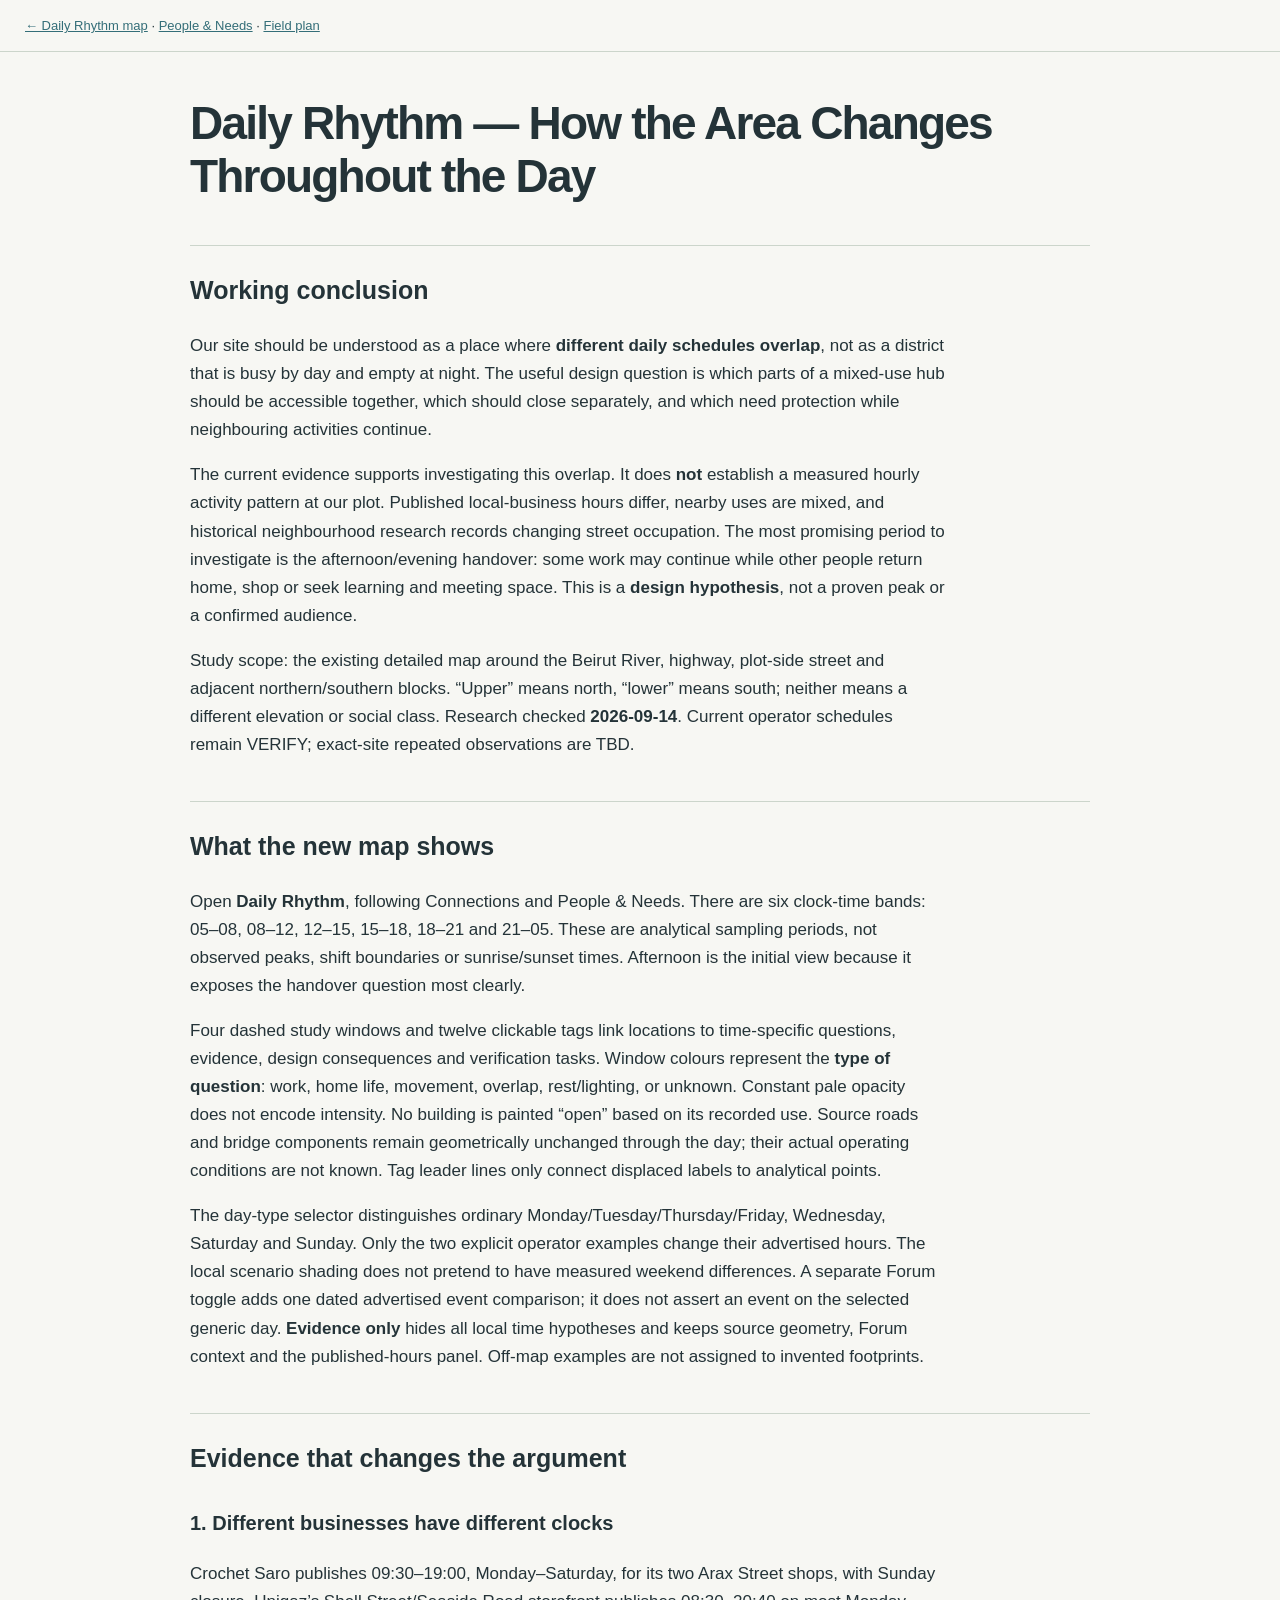
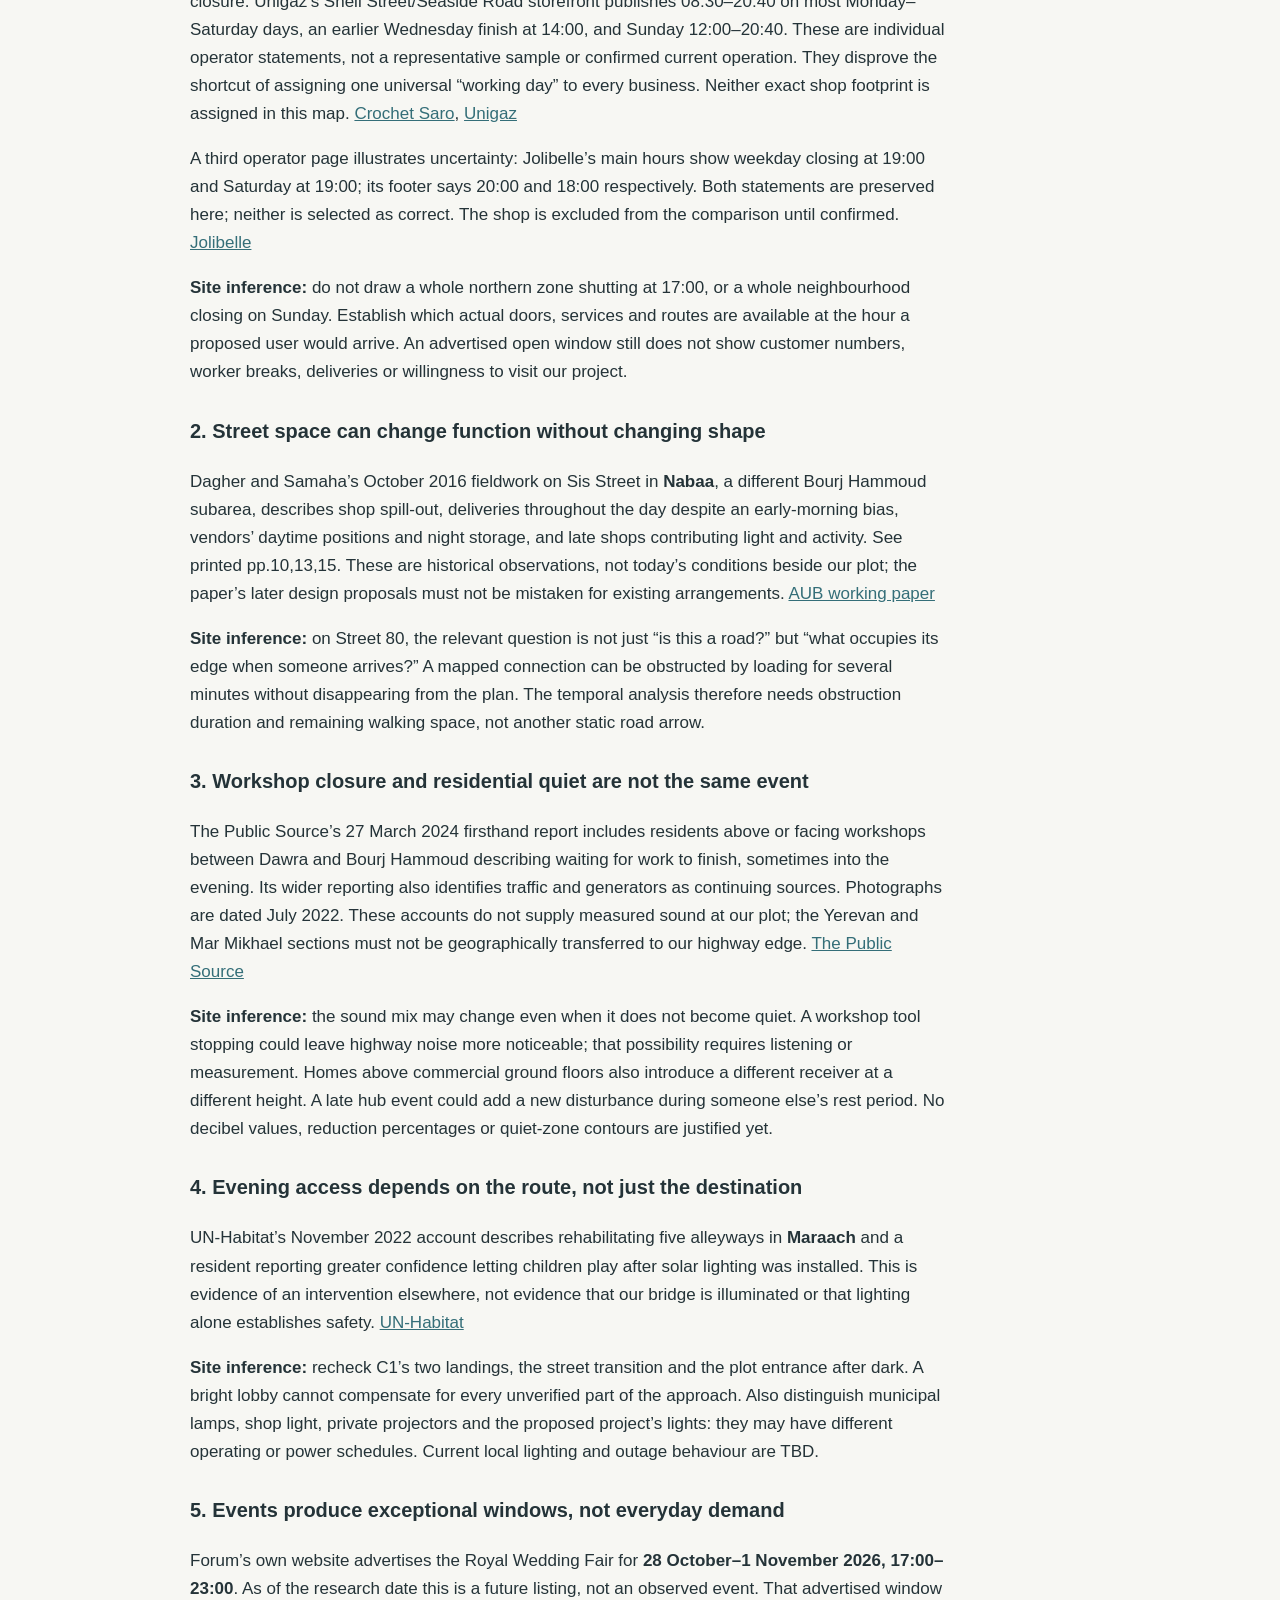
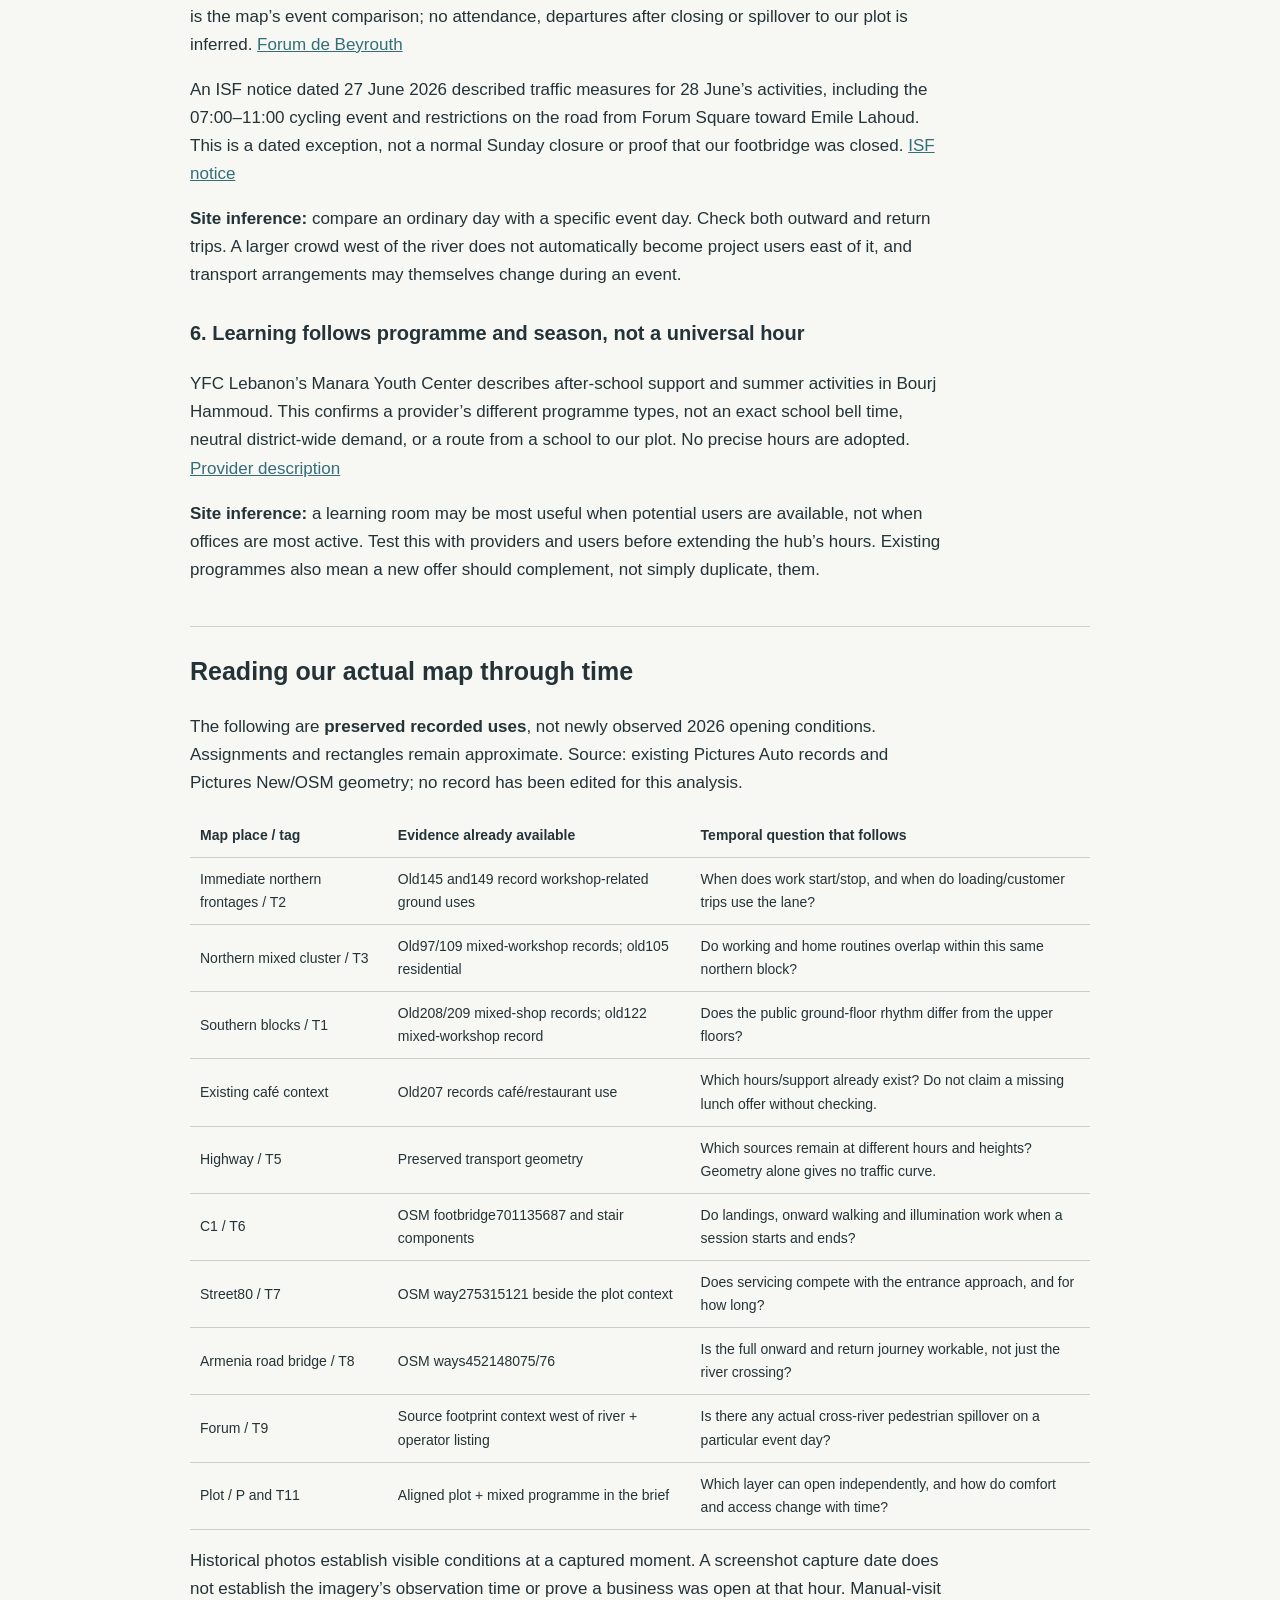
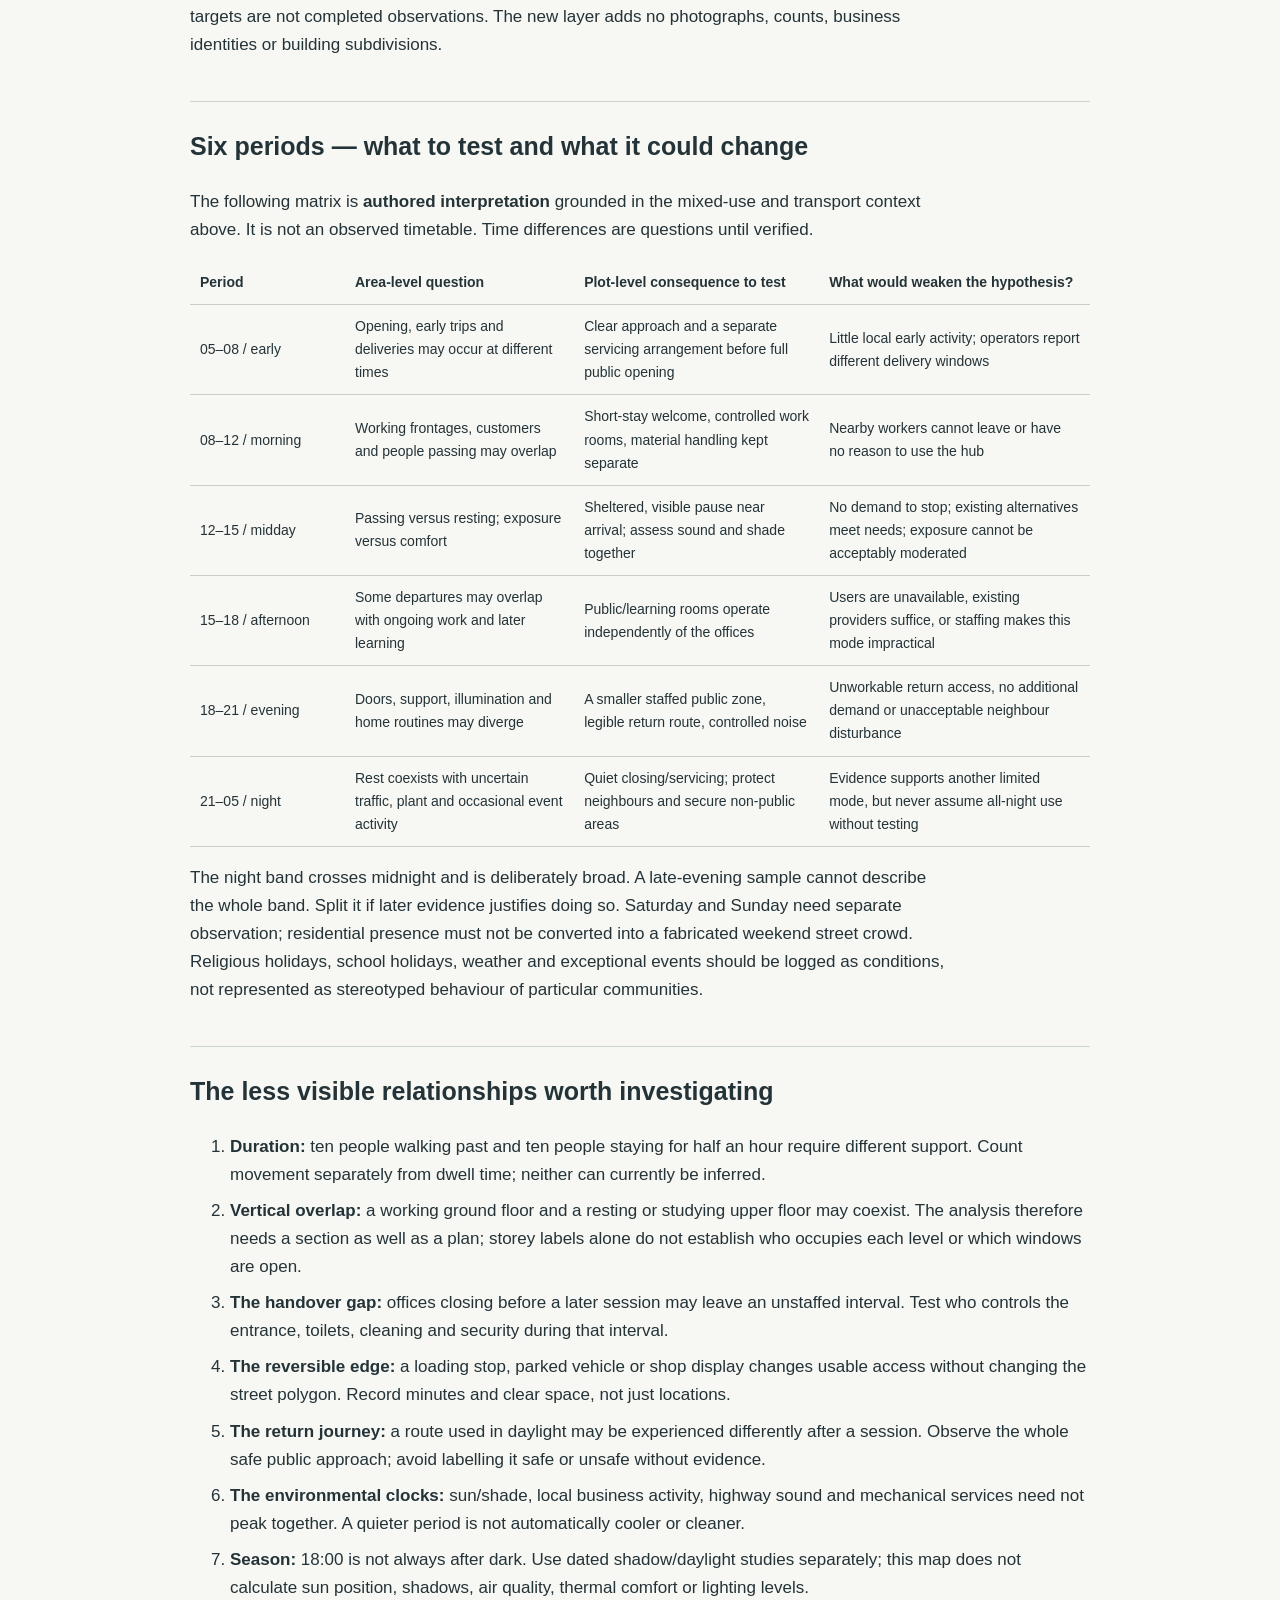
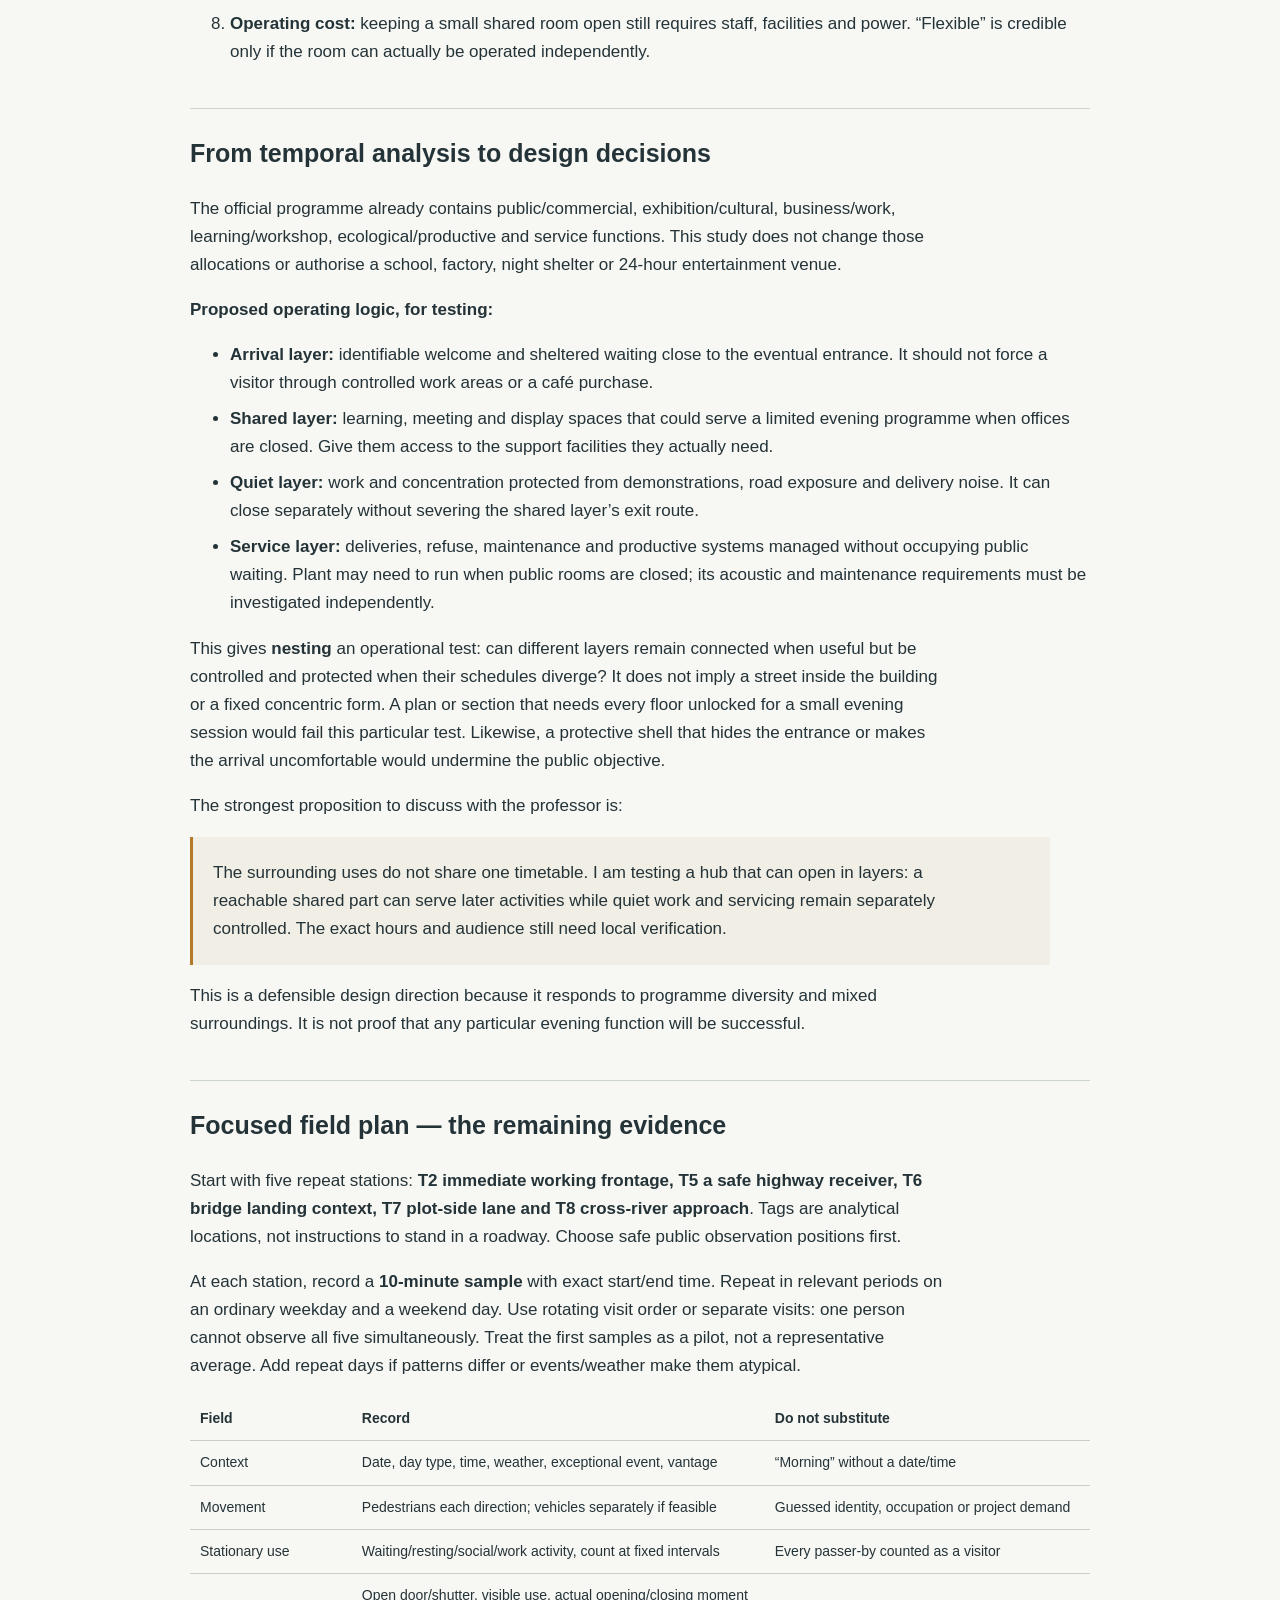
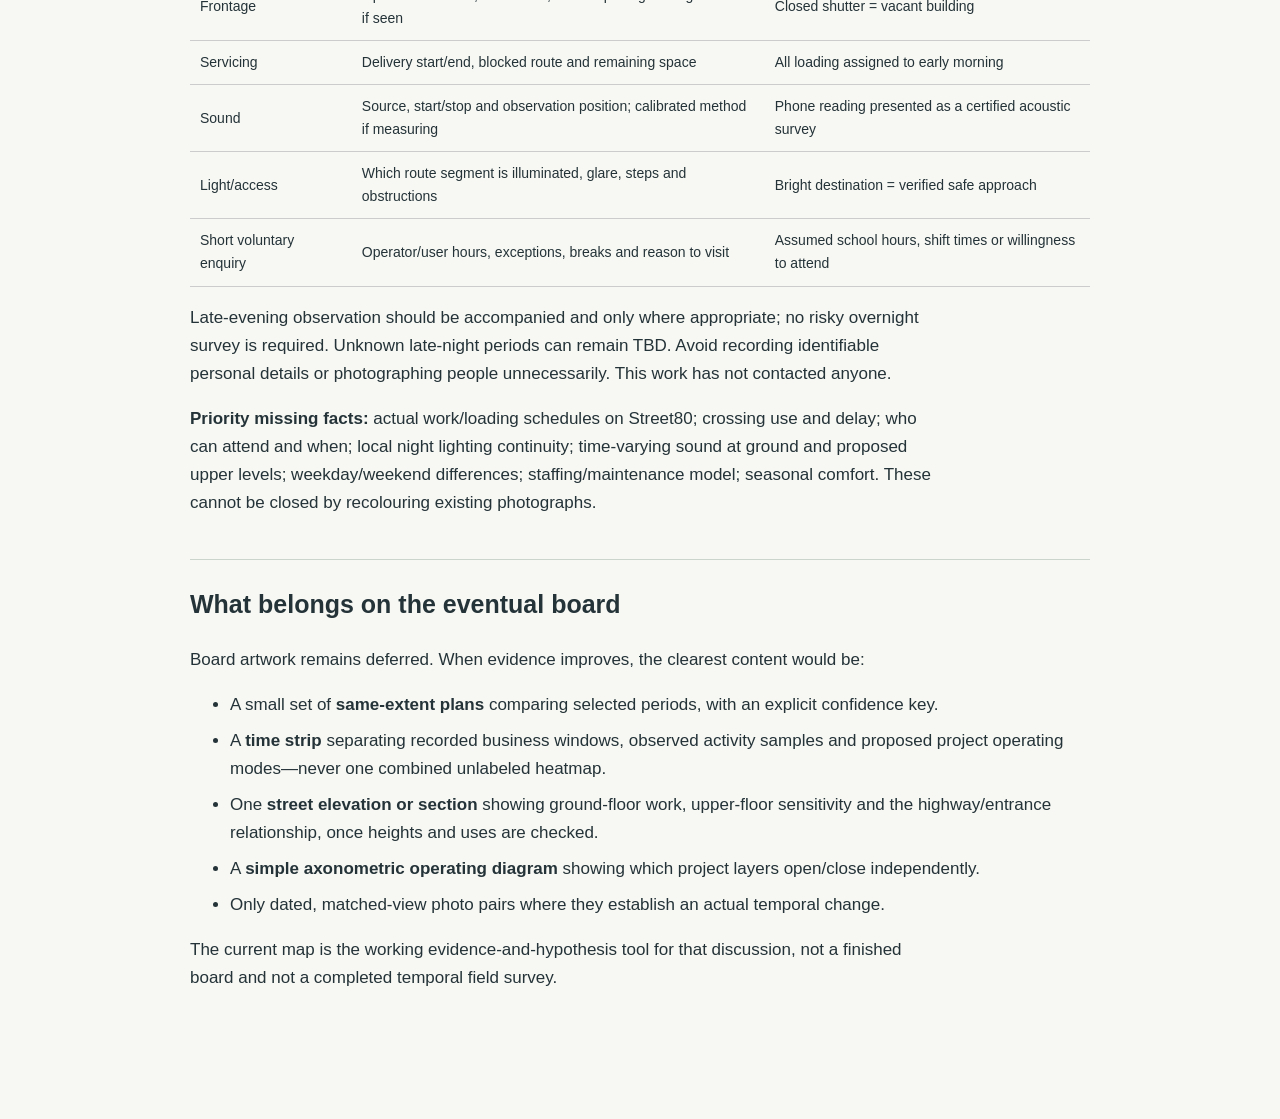
<file: daily-research.html>
<!doctype html><html lang="en"><meta charset="utf-8"><meta name="viewport" content="width=device-width,initial-scale=1"><title>Daily Rhythm — time-of-day research</title><style>body{margin:0;background:#f7f7f3;color:#243338;font:17px/1.65 Arial,sans-serif}main{max-width:900px;margin:45px auto;padding:0 25px 65px}h1{font-size:46px;letter-spacing:-1.8px;line-height:1.15}h2{font-size:25px;margin-top:42px;border-top:1px solid #ccd5cb;padding-top:24px}h3{font-size:20px;margin-top:28px}p{max-width:80ch}a{color:#346e78}table{display:block;overflow:auto;border-collapse:collapse;font-size:14px;width:100%}td,th{border-bottom:1px solid #ccc;padding:10px;text-align:left;min-width:135px}blockquote{border-left:3px solid #b37929;padding:5px 20px;margin-left:0;background:#f0eee5}nav{padding:15px 25px;border-bottom:1px solid #ccd5cb;font-size:13px}li{margin:8px 0}@media(max-width:600px){main{font-size:15px;margin-top:25px}h1{font-size:33px}}@media print{nav{display:none}body{background:white}main{margin:0;font-size:11pt}h2,h3{break-after:avoid}}</style><nav><a href="site-analysis-map.html#daily">← Daily Rhythm map</a> · <a href="people-research.html">People & Needs</a> · <a href="#field-plan">Field plan</a></nav><main><h1>Daily Rhythm — How the Area Changes Throughout the Day</h1>
<h2>Working conclusion</h2>
<p>Our site should be understood as a place where <strong>different daily schedules overlap</strong>, not as a
district that is busy by day and empty at night. The useful design question is which parts of a
mixed-use hub should be accessible together, which should close separately, and which need
protection while neighbouring activities continue.</p>
<p>The current evidence supports investigating this overlap. It does <strong>not</strong> establish a measured
hourly activity pattern at our plot. Published local-business hours differ, nearby uses are mixed,
and historical neighbourhood research records changing street occupation. The most promising
period to investigate is the afternoon/evening handover: some work may continue while other people
return home, shop or seek learning and meeting space. This is a <strong>design hypothesis</strong>, not a proven
peak or a confirmed audience.</p>
<p>Study scope: the existing detailed map around the Beirut River, highway, plot-side street and
adjacent northern/southern blocks. “Upper” means north, “lower” means south; neither means a
different elevation or social class. Research checked <strong>2026-09-14</strong>. Current operator schedules
remain VERIFY; exact-site repeated observations are TBD.</p>
<h2>What the new map shows</h2>
<p>Open <strong>Daily Rhythm</strong>, following Connections and People &amp; Needs. There are six clock-time bands:
05–08, 08–12, 12–15, 15–18, 18–21 and 21–05. These are analytical sampling periods, not observed
peaks, shift boundaries or sunrise/sunset times. Afternoon is the initial view because it exposes
the handover question most clearly.</p>
<p>Four dashed study windows and twelve clickable tags link locations to time-specific questions,
evidence, design consequences and verification tasks. Window colours represent the <strong>type of
question</strong>: work, home life, movement, overlap, rest/lighting, or unknown. Constant pale opacity
does not encode intensity. No building is painted “open” based on its recorded use. Source roads
and bridge components remain geometrically unchanged through the day; their actual operating
conditions are not known. Tag leader lines only connect displaced labels to analytical points.</p>
<p>The day-type selector distinguishes ordinary Monday/Tuesday/Thursday/Friday, Wednesday, Saturday
and Sunday. Only the two explicit operator examples change their advertised hours. The local
scenario shading does not pretend to have measured weekend differences. A separate Forum toggle
adds one dated advertised event comparison; it does not assert an event on the selected generic
day. <strong>Evidence only</strong> hides all local time hypotheses and keeps source geometry, Forum context
and the published-hours panel. Off-map examples are not assigned to invented footprints.</p>
<h2>Evidence that changes the argument</h2>
<h3>1. Different businesses have different clocks</h3>
<p>Crochet Saro publishes 09:30–19:00, Monday–Saturday, for its two Arax Street shops, with Sunday
closure. Unigaz’s Shell Street/Seaside Road storefront publishes 08:30–20:40 on most Monday–Saturday
days, an earlier Wednesday finish at 14:00, and Sunday 12:00–20:40. These are individual operator
statements, not a representative sample or confirmed current operation. They disprove the shortcut
of assigning one universal “working day” to every business. Neither exact shop footprint is
assigned in this map. <a href="https://crochetsaro.com/pages/our-story">Crochet Saro</a>,
<a href="https://unigazstore.com/">Unigaz</a></p>
<p>A third operator page illustrates uncertainty: Jolibelle’s main hours show weekday closing at
19:00 and Saturday at 19:00; its footer says 20:00 and 18:00 respectively. Both statements are
preserved here; neither is selected as correct. The shop is excluded from the comparison until
confirmed. <a href="https://jolibellebeauty.com/">Jolibelle</a></p>
<p><strong>Site inference:</strong> do not draw a whole northern zone shutting at 17:00, or a whole neighbourhood
closing on Sunday. Establish which actual doors, services and routes are available at the hour a
proposed user would arrive. An advertised open window still does not show customer numbers,
worker breaks, deliveries or willingness to visit our project.</p>
<h3>2. Street space can change function without changing shape</h3>
<p>Dagher and Samaha’s October 2016 fieldwork on Sis Street in <strong>Nabaa</strong>, a different Bourj Hammoud
subarea, describes shop spill-out, deliveries throughout the day despite an early-morning bias,
vendors’ daytime positions and night storage, and late shops contributing light and activity.
See printed pp.10,13,15. These are historical observations, not today’s conditions beside our
plot; the paper’s later design proposals must not be mistaken for existing arrangements.
<a href="https://www.aub.edu.lb/ifi/Documents/publications/working_papers/2015-2016/20160822_nabaa.pdf">AUB working paper</a></p>
<p><strong>Site inference:</strong> on Street 80, the relevant question is not just “is this a road?” but “what
occupies its edge when someone arrives?” A mapped connection can be obstructed by loading for
several minutes without disappearing from the plan. The temporal analysis therefore needs
obstruction duration and remaining walking space, not another static road arrow.</p>
<h3>3. Workshop closure and residential quiet are not the same event</h3>
<p>The Public Source’s 27 March 2024 firsthand report includes residents above or facing workshops
between Dawra and Bourj Hammoud describing waiting for work to finish, sometimes into the evening.
Its wider reporting also identifies traffic and generators as continuing sources. Photographs
are dated July 2022. These accounts do not supply measured sound at our plot; the Yerevan and
Mar Mikhael sections must not be geographically transferred to our highway edge.
<a href="https://thepublicsource.org/photo-essays/sound-and-fury-living-noise-pollution-beirut">The Public Source</a></p>
<p><strong>Site inference:</strong> the sound mix may change even when it does not become quiet. A workshop tool
stopping could leave highway noise more noticeable; that possibility requires listening or
measurement. Homes above commercial ground floors also introduce a different receiver at a
different height. A late hub event could add a new disturbance during someone else’s rest period.
No decibel values, reduction percentages or quiet-zone contours are justified yet.</p>
<h3>4. Evening access depends on the route, not just the destination</h3>
<p>UN-Habitat’s November 2022 account describes rehabilitating five alleyways in <strong>Maraach</strong> and a
resident reporting greater confidence letting children play after solar lighting was installed.
This is evidence of an intervention elsewhere, not evidence that our bridge is illuminated or
that lighting alone establishes safety. <a href="https://unhabitat.org/news/09-nov-2022/urban-october-in-beirut-improving-life-through-urban-interventions">UN-Habitat</a></p>
<p><strong>Site inference:</strong> recheck C1’s two landings, the street transition and the plot entrance after
dark. A bright lobby cannot compensate for every unverified part of the approach. Also distinguish
municipal lamps, shop light, private projectors and the proposed project’s lights: they may have
different operating or power schedules. Current local lighting and outage behaviour are TBD.</p>
<h3>5. Events produce exceptional windows, not everyday demand</h3>
<p>Forum’s own website advertises the Royal Wedding Fair for <strong>28 October–1 November 2026, 17:00–23:00</strong>.
As of the research date this is a future listing, not an observed event. That advertised window
is the map’s event comparison; no attendance, departures after closing or spillover to our plot
is inferred. <a href="https://forum.ws/">Forum de Beyrouth</a></p>
<p>An ISF notice dated 27 June 2026 described traffic measures for 28 June’s activities, including
the 07:00–11:00 cycling event and restrictions on the road from Forum Square toward Emile Lahoud.
This is a dated exception, not a normal Sunday closure or proof that our footbridge was closed.
<a href="https://isf.gov.lb/news/traffic-measures-along-the-coastal-road-in-dbayeh-on-28-06-2026-on-the-occasion-of-a-running-race/">ISF notice</a></p>
<p><strong>Site inference:</strong> compare an ordinary day with a specific event day. Check both outward and
return trips. A larger crowd west of the river does not automatically become project users east
of it, and transport arrangements may themselves change during an event.</p>
<h3>6. Learning follows programme and season, not a universal hour</h3>
<p>YFC Lebanon’s Manara Youth Center describes after-school support and summer activities in Bourj
Hammoud. This confirms a provider’s different programme types, not an exact school bell time,
neutral district-wide demand, or a route from a school to our plot. No precise hours are adopted.
<a href="https://yfclebanon.org/manara-youth-center/">Provider description</a></p>
<p><strong>Site inference:</strong> a learning room may be most useful when potential users are available, not
when offices are most active. Test this with providers and users before extending the hub’s
hours. Existing programmes also mean a new offer should complement, not simply duplicate, them.</p>
<p><a id="local-evidence"></a></p>
<h2>Reading our actual map through time</h2>
<p>The following are <strong>preserved recorded uses</strong>, not newly observed 2026 opening conditions.
Assignments and rectangles remain approximate. Source: existing Pictures Auto records and
Pictures New/OSM geometry; no record has been edited for this analysis.</p>
<table>
<thead>
<tr>
<th>Map place / tag</th>
<th>Evidence already available</th>
<th>Temporal question that follows</th>
</tr>
</thead>
<tbody><tr>
<td>Immediate northern frontages / T2</td>
<td>Old145 and149 record workshop-related ground uses</td>
<td>When does work start/stop, and when do loading/customer trips use the lane?</td>
</tr>
<tr>
<td>Northern mixed cluster / T3</td>
<td>Old97/109 mixed-workshop records; old105 residential</td>
<td>Do working and home routines overlap within this same northern block?</td>
</tr>
<tr>
<td>Southern blocks / T1</td>
<td>Old208/209 mixed-shop records; old122 mixed-workshop record</td>
<td>Does the public ground-floor rhythm differ from the upper floors?</td>
</tr>
<tr>
<td>Existing café context</td>
<td>Old207 records café/restaurant use</td>
<td>Which hours/support already exist? Do not claim a missing lunch offer without checking.</td>
</tr>
<tr>
<td>Highway / T5</td>
<td>Preserved transport geometry</td>
<td>Which sources remain at different hours and heights? Geometry alone gives no traffic curve.</td>
</tr>
<tr>
<td>C1 / T6</td>
<td>OSM footbridge701135687 and stair components</td>
<td>Do landings, onward walking and illumination work when a session starts and ends?</td>
</tr>
<tr>
<td>Street80 / T7</td>
<td>OSM way275315121 beside the plot context</td>
<td>Does servicing compete with the entrance approach, and for how long?</td>
</tr>
<tr>
<td>Armenia road bridge / T8</td>
<td>OSM ways452148075/76</td>
<td>Is the full onward and return journey workable, not just the river crossing?</td>
</tr>
<tr>
<td>Forum / T9</td>
<td>Source footprint context west of river + operator listing</td>
<td>Is there any actual cross-river pedestrian spillover on a particular event day?</td>
</tr>
<tr>
<td>Plot / P and T11</td>
<td>Aligned plot + mixed programme in the brief</td>
<td>Which layer can open independently, and how do comfort and access change with time?</td>
</tr>
</tbody></table>
<p>Historical photos establish visible conditions at a captured moment. A screenshot capture date
does not establish the imagery’s observation time or prove a business was open at that hour.
Manual-visit targets are not completed observations. The new layer adds no photographs, counts,
business identities or building subdivisions.</p>
<p><a id="time-matrix"></a></p>
<h2>Six periods — what to test and what it could change</h2>
<p>The following matrix is <strong>authored interpretation</strong> grounded in the mixed-use and transport
context above. It is not an observed timetable. Time differences are questions until verified.</p>
<table>
<thead>
<tr>
<th>Period</th>
<th>Area-level question</th>
<th>Plot-level consequence to test</th>
<th>What would weaken the hypothesis?</th>
</tr>
</thead>
<tbody><tr>
<td>05–08 / early</td>
<td>Opening, early trips and deliveries may occur at different times</td>
<td>Clear approach and a separate servicing arrangement before full public opening</td>
<td>Little local early activity; operators report different delivery windows</td>
</tr>
<tr>
<td>08–12 / morning</td>
<td>Working frontages, customers and people passing may overlap</td>
<td>Short-stay welcome, controlled work rooms, material handling kept separate</td>
<td>Nearby workers cannot leave or have no reason to use the hub</td>
</tr>
<tr>
<td>12–15 / midday</td>
<td>Passing versus resting; exposure versus comfort</td>
<td>Sheltered, visible pause near arrival; assess sound and shade together</td>
<td>No demand to stop; existing alternatives meet needs; exposure cannot be acceptably moderated</td>
</tr>
<tr>
<td>15–18 / afternoon</td>
<td>Some departures may overlap with ongoing work and later learning</td>
<td>Public/learning rooms operate independently of the offices</td>
<td>Users are unavailable, existing providers suffice, or staffing makes this mode impractical</td>
</tr>
<tr>
<td>18–21 / evening</td>
<td>Doors, support, illumination and home routines may diverge</td>
<td>A smaller staffed public zone, legible return route, controlled noise</td>
<td>Unworkable return access, no additional demand or unacceptable neighbour disturbance</td>
</tr>
<tr>
<td>21–05 / night</td>
<td>Rest coexists with uncertain traffic, plant and occasional event activity</td>
<td>Quiet closing/servicing; protect neighbours and secure non-public areas</td>
<td>Evidence supports another limited mode, but never assume all-night use without testing</td>
</tr>
</tbody></table>
<p>The night band crosses midnight and is deliberately broad. A late-evening sample cannot describe
the whole band. Split it if later evidence justifies doing so. Saturday and Sunday need separate
observation; residential presence must not be converted into a fabricated weekend street crowd.
Religious holidays, school holidays, weather and exceptional events should be logged as conditions,
not represented as stereotyped behaviour of particular communities.</p>
<h2>The less visible relationships worth investigating</h2>
<ol>
<li><strong>Duration:</strong> ten people walking past and ten people staying for half an hour require different
support. Count movement separately from dwell time; neither can currently be inferred.</li>
<li><strong>Vertical overlap:</strong> a working ground floor and a resting or studying upper floor may coexist.
The analysis therefore needs a section as well as a plan; storey labels alone do not establish
who occupies each level or which windows are open.</li>
<li><strong>The handover gap:</strong> offices closing before a later session may leave an unstaffed interval.
Test who controls the entrance, toilets, cleaning and security during that interval.</li>
<li><strong>The reversible edge:</strong> a loading stop, parked vehicle or shop display changes usable access
without changing the street polygon. Record minutes and clear space, not just locations.</li>
<li><strong>The return journey:</strong> a route used in daylight may be experienced differently after a session.
Observe the whole safe public approach; avoid labelling it safe or unsafe without evidence.</li>
<li><strong>The environmental clocks:</strong> sun/shade, local business activity, highway sound and mechanical
services need not peak together. A quieter period is not automatically cooler or cleaner.</li>
<li><strong>Season:</strong> 18:00 is not always after dark. Use dated shadow/daylight studies separately; this
map does not calculate sun position, shadows, air quality, thermal comfort or lighting levels.</li>
<li><strong>Operating cost:</strong> keeping a small shared room open still requires staff, facilities and power.
“Flexible” is credible only if the room can actually be operated independently.</li>
</ol>
<p><a id="design"></a></p>
<h2>From temporal analysis to design decisions</h2>
<p>The official programme already contains public/commercial, exhibition/cultural, business/work,
learning/workshop, ecological/productive and service functions. This study does not change those
allocations or authorise a school, factory, night shelter or 24-hour entertainment venue.</p>
<p><strong>Proposed operating logic, for testing:</strong></p>
<ul>
<li><strong>Arrival layer:</strong> identifiable welcome and sheltered waiting close to the eventual entrance.
It should not force a visitor through controlled work areas or a café purchase.</li>
<li><strong>Shared layer:</strong> learning, meeting and display spaces that could serve a limited evening
programme when offices are closed. Give them access to the support facilities they actually need.</li>
<li><strong>Quiet layer:</strong> work and concentration protected from demonstrations, road exposure and
delivery noise. It can close separately without severing the shared layer’s exit route.</li>
<li><strong>Service layer:</strong> deliveries, refuse, maintenance and productive systems managed without
occupying public waiting. Plant may need to run when public rooms are closed; its acoustic and
maintenance requirements must be investigated independently.</li>
</ul>
<p>This gives <strong>nesting</strong> an operational test: can different layers remain connected when useful
but be controlled and protected when their schedules diverge? It does not imply a street inside
the building or a fixed concentric form. A plan or section that needs every floor unlocked for a
small evening session would fail this particular test. Likewise, a protective shell that hides the
entrance or makes the arrival uncomfortable would undermine the public objective.</p>
<p>The strongest proposition to discuss with the professor is:</p>
<blockquote>
<p>The surrounding uses do not share one timetable. I am testing a hub that can open in layers:
a reachable shared part can serve later activities while quiet work and servicing remain
separately controlled. The exact hours and audience still need local verification.</p>
</blockquote>
<p>This is a defensible design direction because it responds to programme diversity and mixed
surroundings. It is not proof that any particular evening function will be successful.</p>
<p><a id="field-plan"></a></p>
<h2>Focused field plan — the remaining evidence</h2>
<p>Start with five repeat stations: <strong>T2 immediate working frontage, T5 a safe highway receiver,
T6 bridge landing context, T7 plot-side lane and T8 cross-river approach</strong>. Tags are analytical
locations, not instructions to stand in a roadway. Choose safe public observation positions first.</p>
<p>At each station, record a <strong>10-minute sample</strong> with exact start/end time. Repeat in relevant
periods on an ordinary weekday and a weekend day. Use rotating visit order or separate visits:
one person cannot observe all five simultaneously. Treat the first samples as a pilot, not a
representative average. Add repeat days if patterns differ or events/weather make them atypical.</p>
<table>
<thead>
<tr>
<th>Field</th>
<th>Record</th>
<th>Do not substitute</th>
</tr>
</thead>
<tbody><tr>
<td>Context</td>
<td>Date, day type, time, weather, exceptional event, vantage</td>
<td>“Morning” without a date/time</td>
</tr>
<tr>
<td>Movement</td>
<td>Pedestrians each direction; vehicles separately if feasible</td>
<td>Guessed identity, occupation or project demand</td>
</tr>
<tr>
<td>Stationary use</td>
<td>Waiting/resting/social/work activity, count at fixed intervals</td>
<td>Every passer-by counted as a visitor</td>
</tr>
<tr>
<td>Frontage</td>
<td>Open door/shutter, visible use, actual opening/closing moment if seen</td>
<td>Closed shutter = vacant building</td>
</tr>
<tr>
<td>Servicing</td>
<td>Delivery start/end, blocked route and remaining space</td>
<td>All loading assigned to early morning</td>
</tr>
<tr>
<td>Sound</td>
<td>Source, start/stop and observation position; calibrated method if measuring</td>
<td>Phone reading presented as a certified acoustic survey</td>
</tr>
<tr>
<td>Light/access</td>
<td>Which route segment is illuminated, glare, steps and obstructions</td>
<td>Bright destination = verified safe approach</td>
</tr>
<tr>
<td>Short voluntary enquiry</td>
<td>Operator/user hours, exceptions, breaks and reason to visit</td>
<td>Assumed school hours, shift times or willingness to attend</td>
</tr>
</tbody></table>
<p>Late-evening observation should be accompanied and only where appropriate; no risky overnight
survey is required. Unknown late-night periods can remain TBD. Avoid recording identifiable
personal details or photographing people unnecessarily. This work has not contacted anyone.</p>
<p><strong>Priority missing facts:</strong> actual work/loading schedules on Street80; crossing use and delay;
who can attend and when; local night lighting continuity; time-varying sound at ground and proposed
upper levels; weekday/weekend differences; staffing/maintenance model; seasonal comfort. These
cannot be closed by recolouring existing photographs.</p>
<h2>What belongs on the eventual board</h2>
<p>Board artwork remains deferred. When evidence improves, the clearest content would be:</p>
<ul>
<li>A small set of <strong>same-extent plans</strong> comparing selected periods, with an explicit confidence key.</li>
<li>A <strong>time strip</strong> separating recorded business windows, observed activity samples and proposed
project operating modes—never one combined unlabeled heatmap.</li>
<li>One <strong>street elevation or section</strong> showing ground-floor work, upper-floor sensitivity and the
highway/entrance relationship, once heights and uses are checked.</li>
<li>A <strong>simple axonometric operating diagram</strong> showing which project layers open/close independently.</li>
<li>Only dated, matched-view photo pairs where they establish an actual temporal change.</li>
</ul>
<p>The current map is the working evidence-and-hypothesis tool for that discussion, not a finished
board and not a completed temporal field survey.</p>
</main></html>
</file>
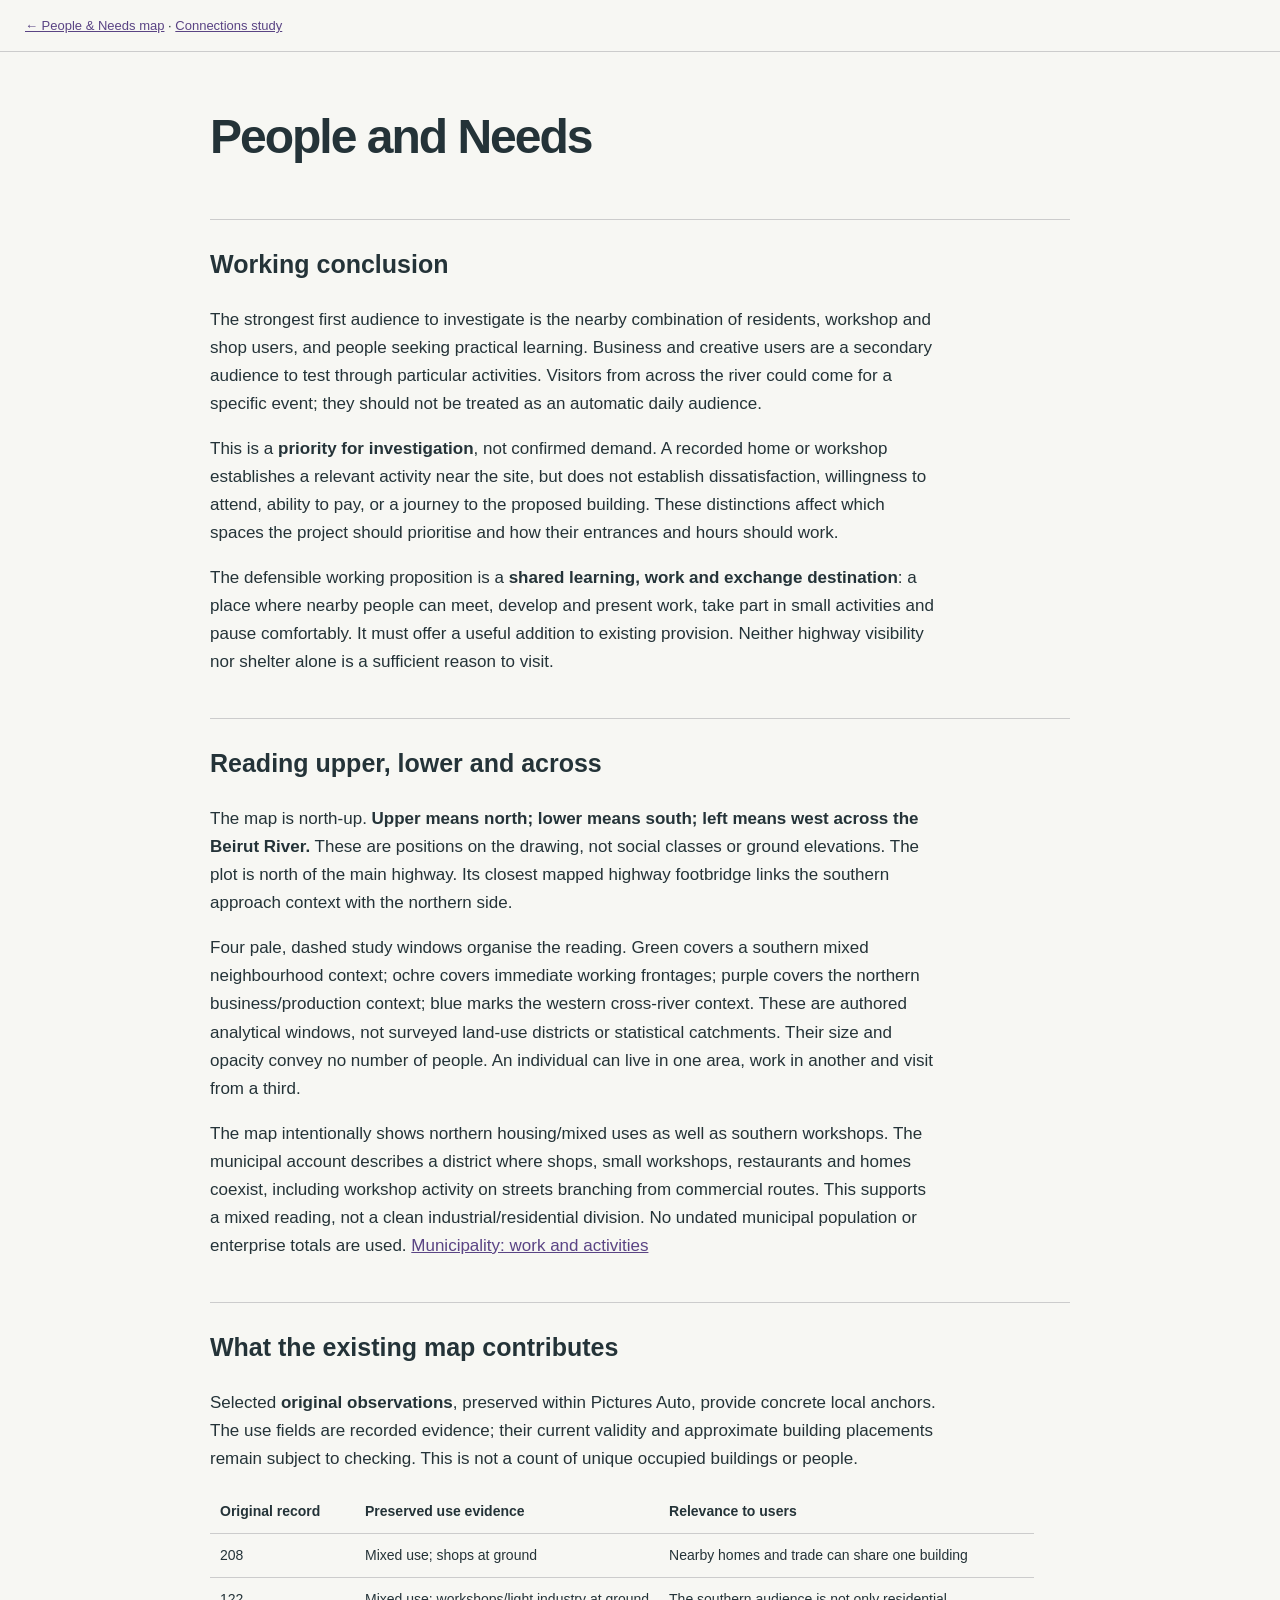
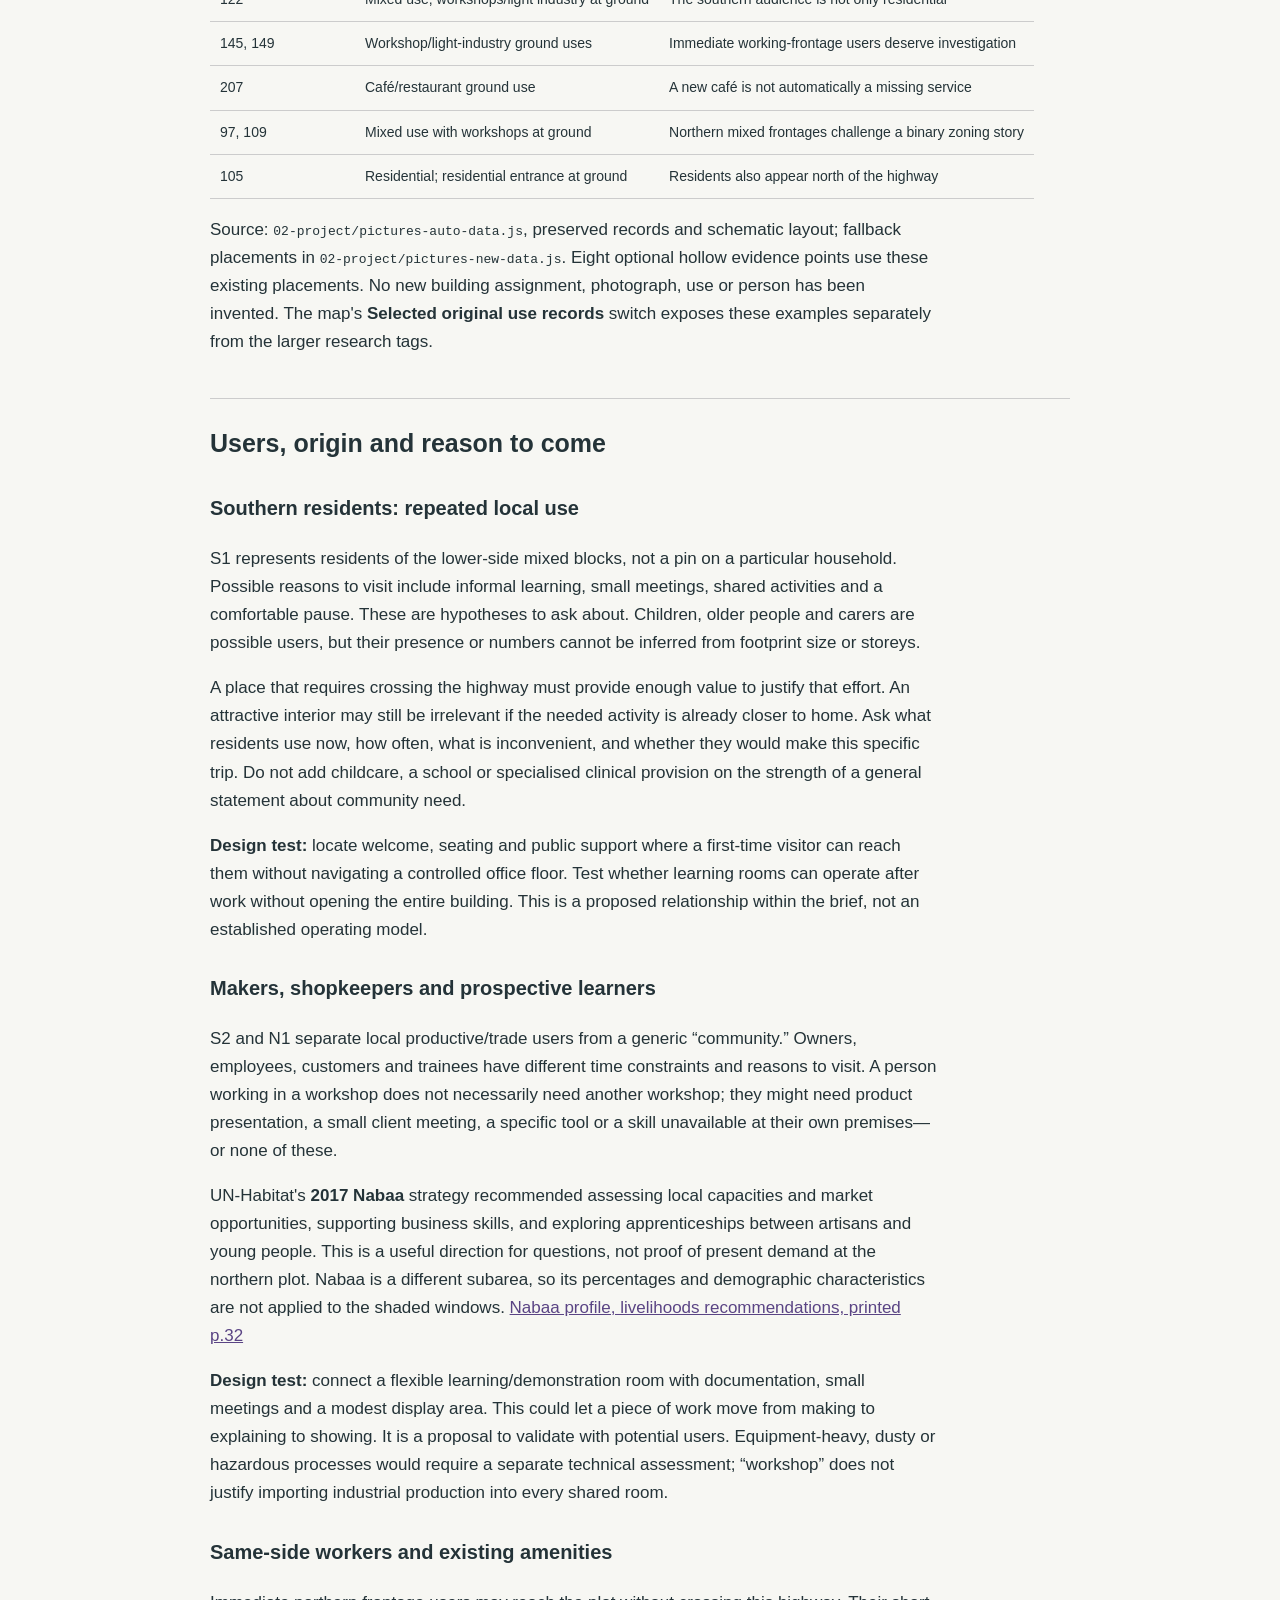
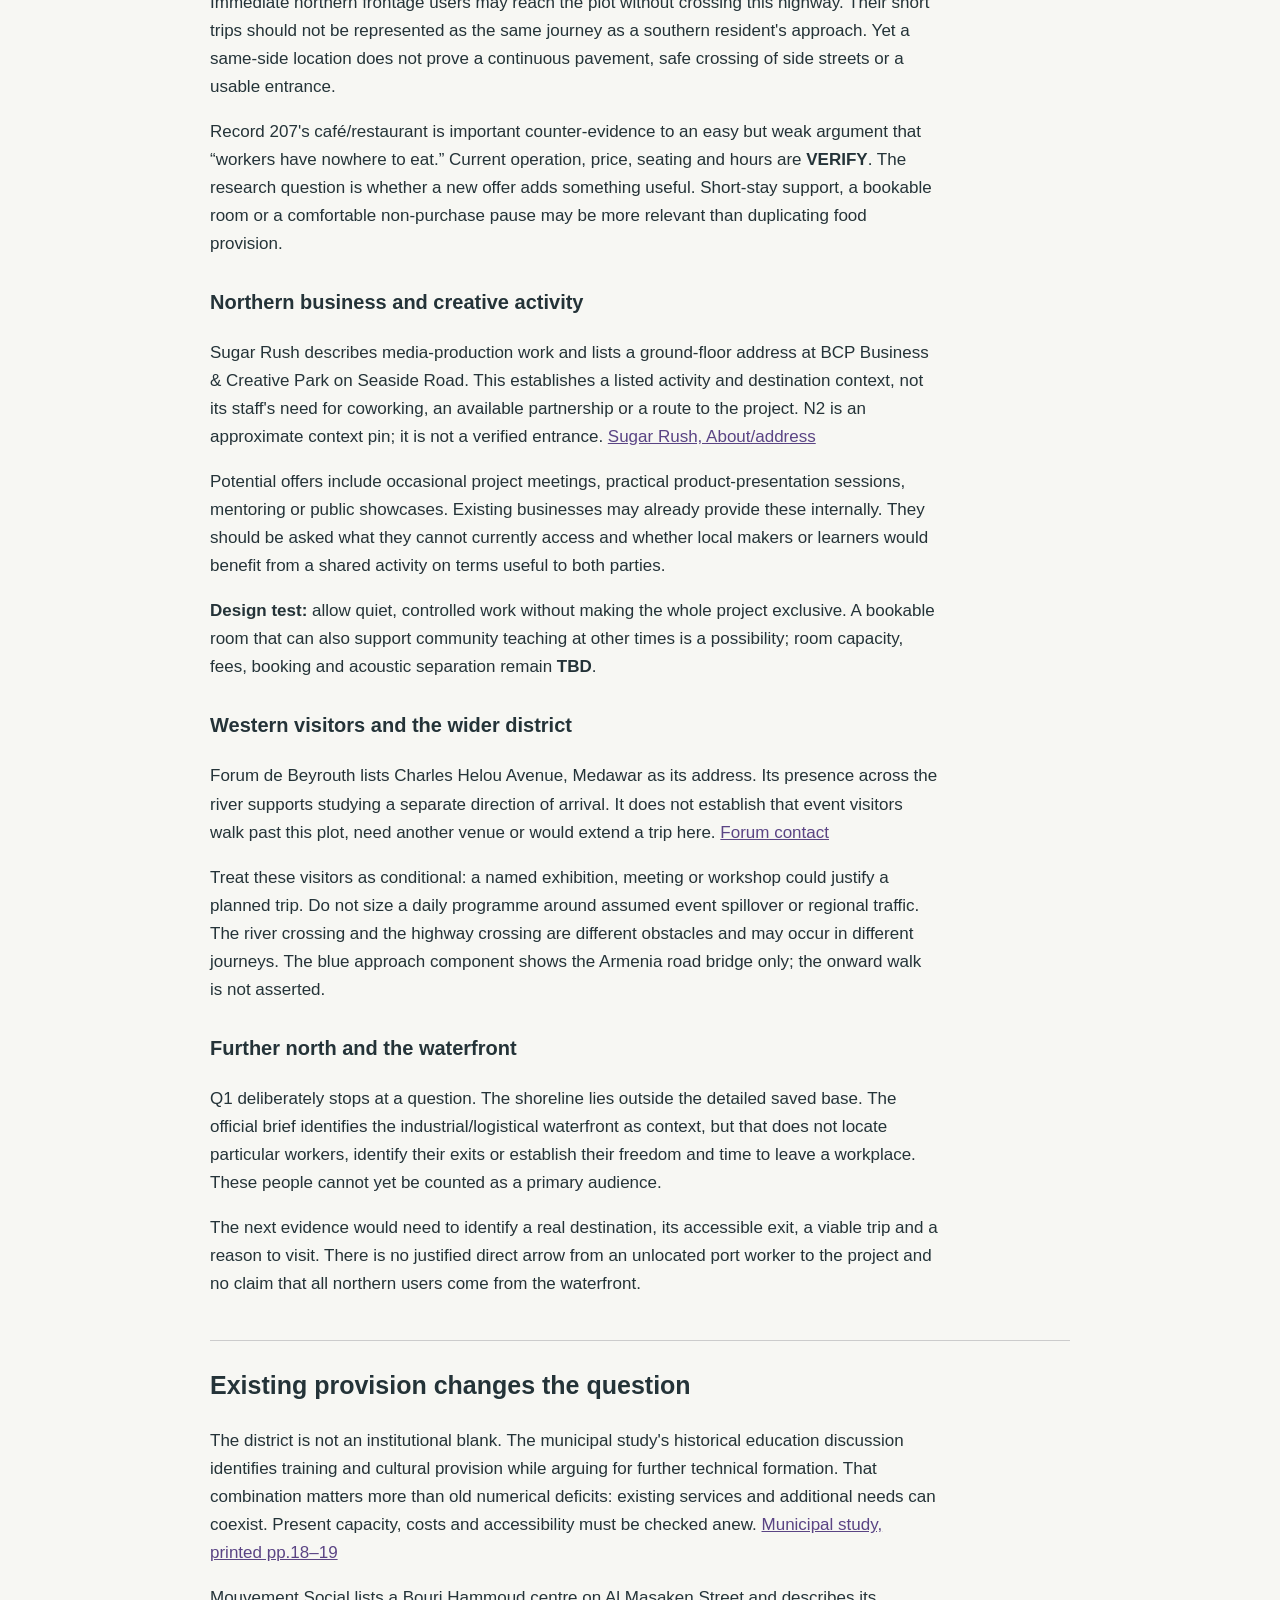
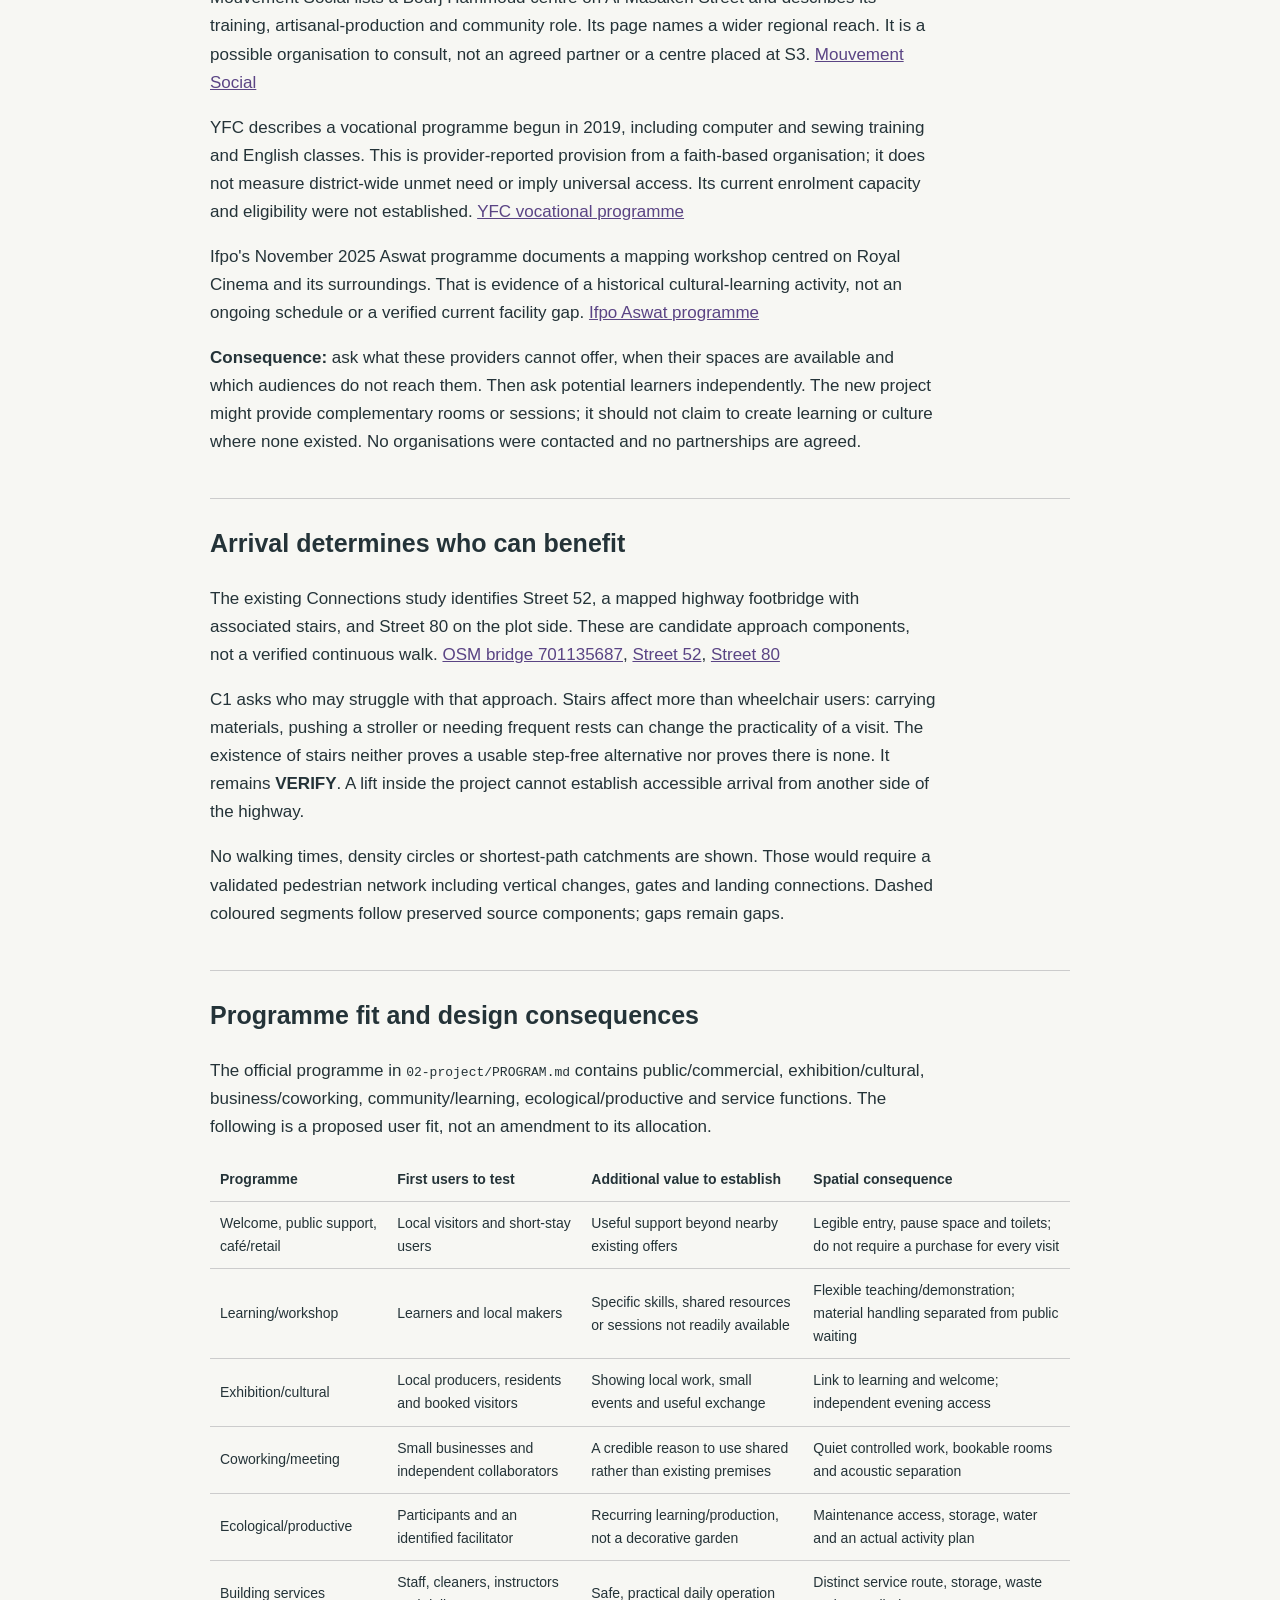
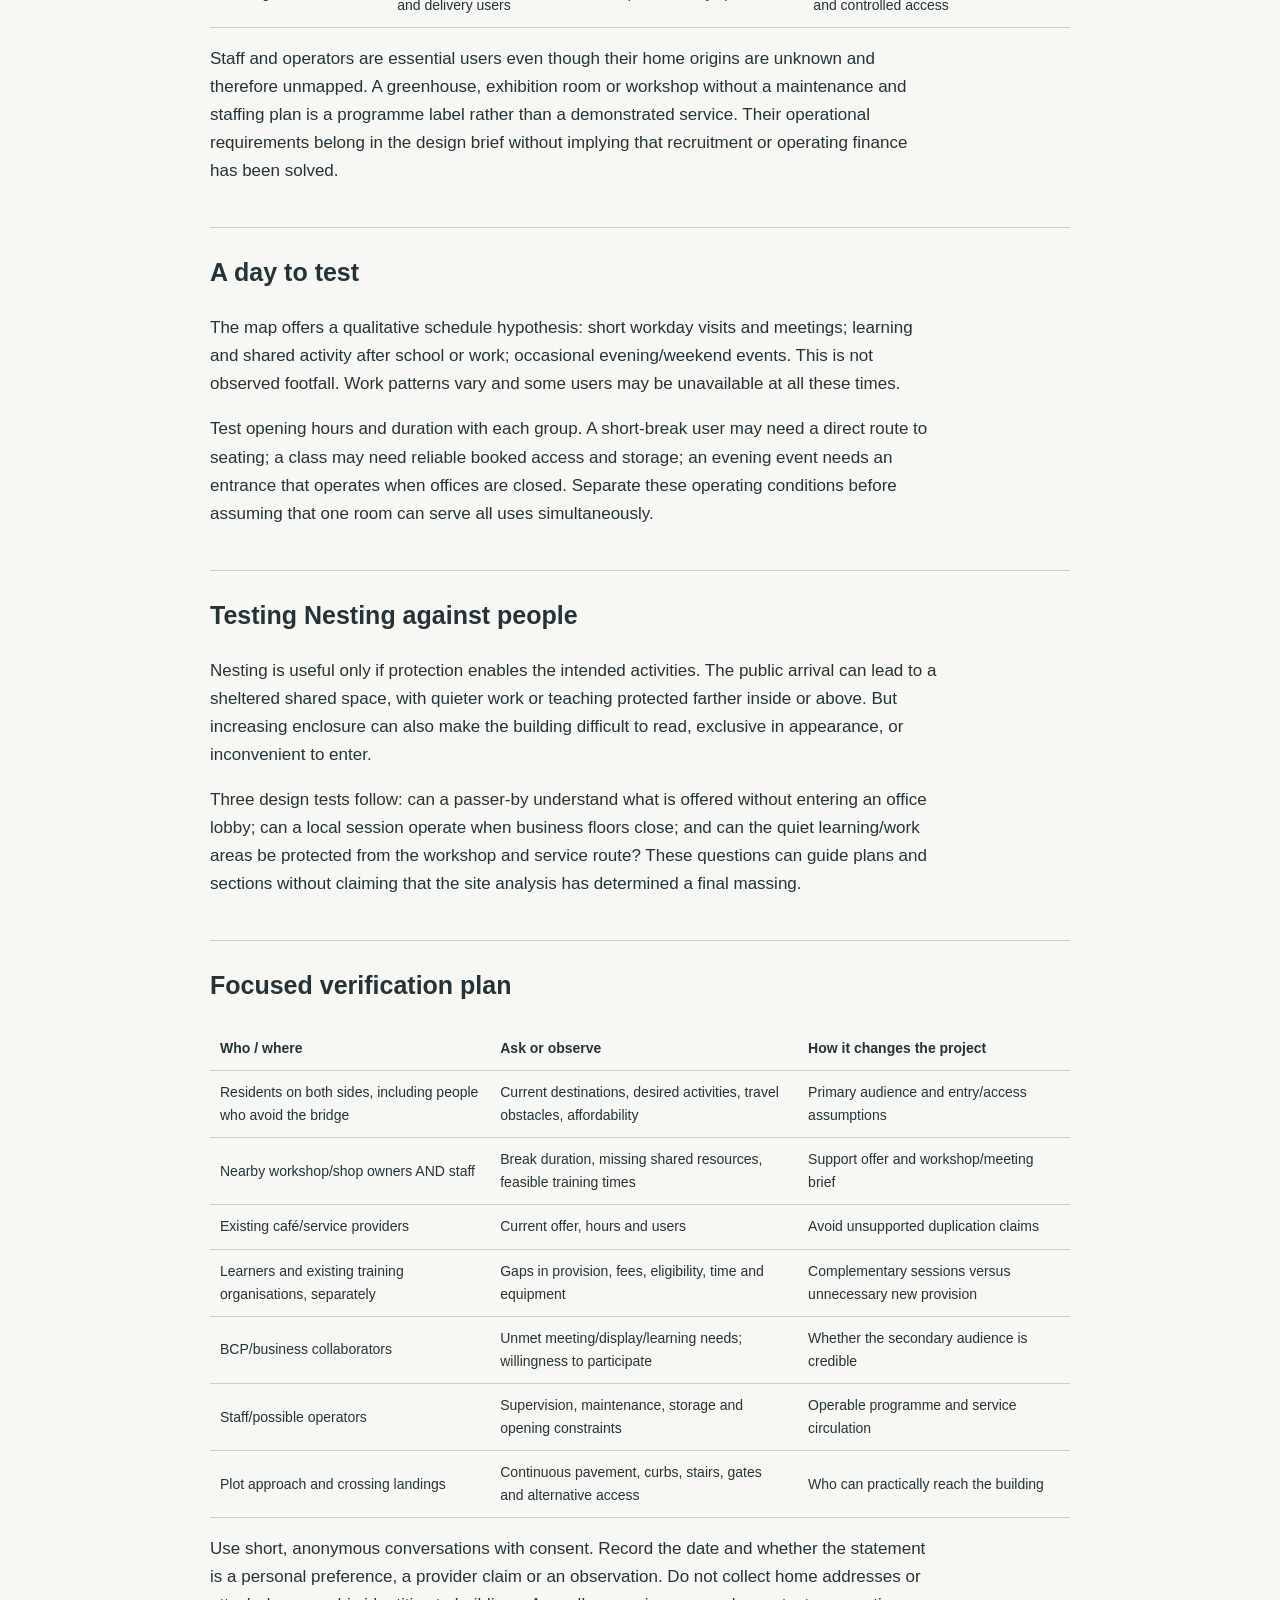
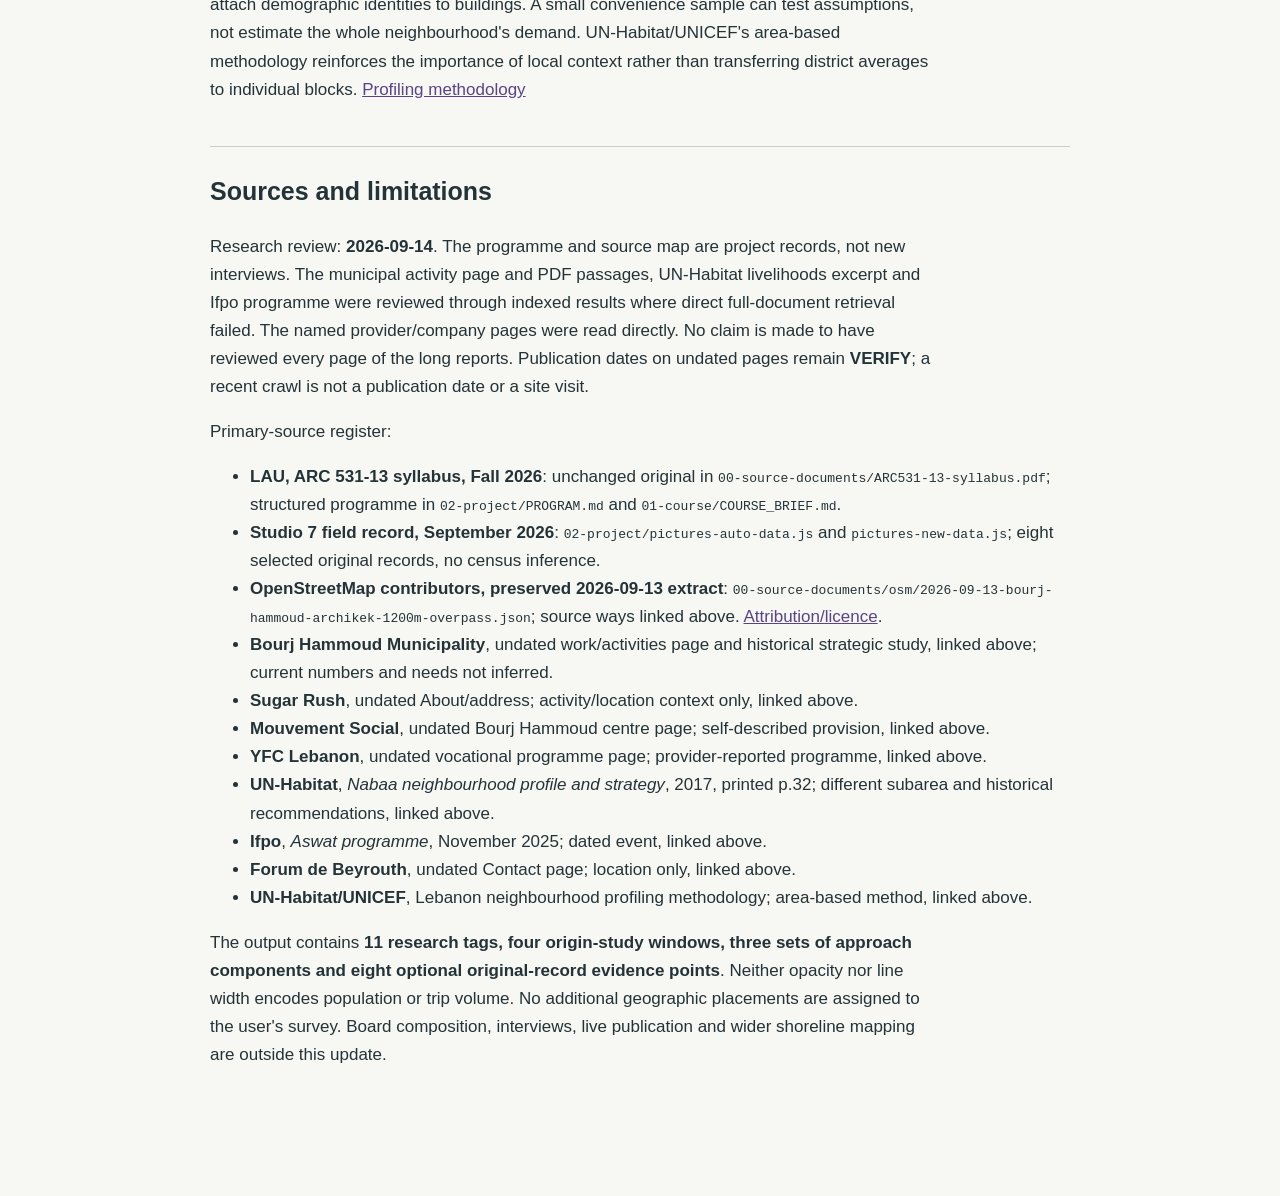
<file: people-research.html>
<!doctype html><html lang="en"><meta charset="utf-8"><meta name="viewport" content="width=device-width,initial-scale=1"><title>People and Needs — research</title><style>body{margin:0;background:#f7f7f3;color:#243338;font:17px/1.65 Arial,sans-serif}main{max-width:860px;margin:45px auto;padding:0 25px 65px}h1{font-size:48px;letter-spacing:-2px}h2{font-size:25px;margin-top:42px;border-top:1px solid #ccc;padding-top:24px}h3{font-size:20px;margin-top:28px}p{max-width:77ch}a{color:#5a4484}table{display:block;overflow:auto;border-collapse:collapse;font-size:14px;width:100%}td,th{border-bottom:1px solid #ccc;padding:10px;text-align:left;min-width:125px}code{font-size:13px;overflow-wrap:anywhere}nav{padding:15px 25px;border-bottom:1px solid #ccc;font-size:13px}@media(max-width:600px){main{font-size:15px;margin-top:25px}h1{font-size:36px}}@media print{nav{display:none}body{background:white}main{margin:0;font-size:11pt}h2,h3{break-after:avoid}}</style><nav><a href="site-analysis-map.html#people">← People & Needs map</a> · <a href="connections-research.html">Connections study</a></nav><main><h1>People and Needs</h1>
<h2>Working conclusion</h2>
<p>The strongest first audience to investigate is the nearby combination of residents, workshop and
shop users, and people seeking practical learning. Business and creative users are a secondary
audience to test through particular activities. Visitors from across the river could come for a
specific event; they should not be treated as an automatic daily audience.</p>
<p>This is a <strong>priority for investigation</strong>, not confirmed demand. A recorded home or workshop
establishes a relevant activity near the site, but does not establish dissatisfaction, willingness
to attend, ability to pay, or a journey to the proposed building. These distinctions affect which
spaces the project should prioritise and how their entrances and hours should work.</p>
<p>The defensible working proposition is a <strong>shared learning, work and exchange destination</strong>: a
place where nearby people can meet, develop and present work, take part in small activities and
pause comfortably. It must offer a useful addition to existing provision. Neither highway
visibility nor shelter alone is a sufficient reason to visit.</p>
<h2>Reading upper, lower and across</h2>
<p>The map is north-up. <strong>Upper means north; lower means south; left means west across the Beirut
River.</strong> These are positions on the drawing, not social classes or ground elevations. The plot
is north of the main highway. Its closest mapped highway footbridge links the southern approach
context with the northern side.</p>
<p>Four pale, dashed study windows organise the reading. Green covers a southern mixed neighbourhood
context; ochre covers immediate working frontages; purple covers the northern business/production
context; blue marks the western cross-river context. These are authored analytical windows, not
surveyed land-use districts or statistical catchments. Their size and opacity convey no number
of people. An individual can live in one area, work in another and visit from a third.</p>
<p>The map intentionally shows northern housing/mixed uses as well as southern workshops. The
municipal account describes a district where shops, small workshops, restaurants and homes coexist,
including workshop activity on streets branching from commercial routes. This supports a mixed
reading, not a clean industrial/residential division. No undated municipal population or enterprise
totals are used. <a href="https://bourjhammoud.gov.lb/?q=ar%2Fnode%2F323">Municipality: work and activities</a></p>
<p><a id="local-evidence"></a></p>
<h2>What the existing map contributes</h2>
<p>Selected <strong>original observations</strong>, preserved within Pictures Auto, provide concrete local anchors.
The use fields are recorded evidence; their current validity and approximate building placements
remain subject to checking. This is not a count of unique occupied buildings or people.</p>
<table>
<thead>
<tr>
<th>Original record</th>
<th>Preserved use evidence</th>
<th>Relevance to users</th>
</tr>
</thead>
<tbody><tr>
<td>208</td>
<td>Mixed use; shops at ground</td>
<td>Nearby homes and trade can share one building</td>
</tr>
<tr>
<td>122</td>
<td>Mixed use; workshops/light industry at ground</td>
<td>The southern audience is not only residential</td>
</tr>
<tr>
<td>145, 149</td>
<td>Workshop/light-industry ground uses</td>
<td>Immediate working-frontage users deserve investigation</td>
</tr>
<tr>
<td>207</td>
<td>Café/restaurant ground use</td>
<td>A new café is not automatically a missing service</td>
</tr>
<tr>
<td>97, 109</td>
<td>Mixed use with workshops at ground</td>
<td>Northern mixed frontages challenge a binary zoning story</td>
</tr>
<tr>
<td>105</td>
<td>Residential; residential entrance at ground</td>
<td>Residents also appear north of the highway</td>
</tr>
</tbody></table>
<p>Source: <code>02-project/pictures-auto-data.js</code>, preserved records and schematic layout; fallback
placements in <code>02-project/pictures-new-data.js</code>. Eight optional hollow evidence points use these
existing placements. No new building assignment, photograph, use or person has been invented.
The map&#39;s <strong>Selected original use records</strong> switch exposes these examples separately from the
larger research tags.</p>
<h2>Users, origin and reason to come</h2>
<h3>Southern residents: repeated local use</h3>
<p>S1 represents residents of the lower-side mixed blocks, not a pin on a particular household.
Possible reasons to visit include informal learning, small meetings, shared activities and a
comfortable pause. These are hypotheses to ask about. Children, older people and carers are
possible users, but their presence or numbers cannot be inferred from footprint size or storeys.</p>
<p>A place that requires crossing the highway must provide enough value to justify that effort.
An attractive interior may still be irrelevant if the needed activity is already closer to home.
Ask what residents use now, how often, what is inconvenient, and whether they would make this
specific trip. Do not add childcare, a school or specialised clinical provision on the strength
of a general statement about community need.</p>
<p><strong>Design test:</strong> locate welcome, seating and public support where a first-time visitor can reach
them without navigating a controlled office floor. Test whether learning rooms can operate after
work without opening the entire building. This is a proposed relationship within the brief,
not an established operating model.</p>
<h3>Makers, shopkeepers and prospective learners</h3>
<p>S2 and N1 separate local productive/trade users from a generic “community.” Owners, employees,
customers and trainees have different time constraints and reasons to visit. A person working in
a workshop does not necessarily need another workshop; they might need product presentation,
a small client meeting, a specific tool or a skill unavailable at their own premises—or none
of these.</p>
<p>UN-Habitat&#39;s <strong>2017 Nabaa</strong> strategy recommended assessing local capacities and market opportunities,
supporting business skills, and exploring apprenticeships between artisans and young people.
This is a useful direction for questions, not proof of present demand at the northern plot.
Nabaa is a different subarea, so its percentages and demographic characteristics are not applied
to the shaded windows. <a href="https://unhabitat.org/sites/default/files/documents/2019-08/un-habitat_2017.05.08_nps_nabaa_web.pdf">Nabaa profile, livelihoods recommendations, printed p.32</a></p>
<p><strong>Design test:</strong> connect a flexible learning/demonstration room with documentation, small meetings
and a modest display area. This could let a piece of work move from making to explaining to
showing. It is a proposal to validate with potential users. Equipment-heavy, dusty or hazardous
processes would require a separate technical assessment; “workshop” does not justify importing
industrial production into every shared room.</p>
<h3>Same-side workers and existing amenities</h3>
<p>Immediate northern frontage users may reach the plot without crossing this highway. Their short
trips should not be represented as the same journey as a southern resident&#39;s approach. Yet a
same-side location does not prove a continuous pavement, safe crossing of side streets or a usable
entrance.</p>
<p>Record 207&#39;s café/restaurant is important counter-evidence to an easy but weak argument that
“workers have nowhere to eat.” Current operation, price, seating and hours are <strong>VERIFY</strong>. The
research question is whether a new offer adds something useful. Short-stay support, a bookable
room or a comfortable non-purchase pause may be more relevant than duplicating food provision.</p>
<h3>Northern business and creative activity</h3>
<p>Sugar Rush describes media-production work and lists a ground-floor address at BCP Business &amp;
Creative Park on Seaside Road. This establishes a listed activity and destination context, not
its staff&#39;s need for coworking, an available partnership or a route to the project. N2 is an
approximate context pin; it is not a verified entrance. <a href="https://sugar-rush.tv/about/">Sugar Rush, About/address</a></p>
<p>Potential offers include occasional project meetings, practical product-presentation sessions,
mentoring or public showcases. Existing businesses may already provide these internally. They
should be asked what they cannot currently access and whether local makers or learners would
benefit from a shared activity on terms useful to both parties.</p>
<p><strong>Design test:</strong> allow quiet, controlled work without making the whole project exclusive. A
bookable room that can also support community teaching at other times is a possibility; room
capacity, fees, booking and acoustic separation remain <strong>TBD</strong>.</p>
<h3>Western visitors and the wider district</h3>
<p>Forum de Beyrouth lists Charles Helou Avenue, Medawar as its address. Its presence across the river
supports studying a separate direction of arrival. It does not establish that event visitors
walk past this plot, need another venue or would extend a trip here. <a href="https://forum.ws/?page_id=16">Forum contact</a></p>
<p>Treat these visitors as conditional: a named exhibition, meeting or workshop could justify a
planned trip. Do not size a daily programme around assumed event spillover or regional traffic.
The river crossing and the highway crossing are different obstacles and may occur in different
journeys. The blue approach component shows the Armenia road bridge only; the onward walk is not
asserted.</p>
<h3>Further north and the waterfront</h3>
<p>Q1 deliberately stops at a question. The shoreline lies outside the detailed saved base. The
official brief identifies the industrial/logistical waterfront as context, but that does not
locate particular workers, identify their exits or establish their freedom and time to leave a
workplace. These people cannot yet be counted as a primary audience.</p>
<p>The next evidence would need to identify a real destination, its accessible exit, a viable trip
and a reason to visit. There is no justified direct arrow from an unlocated port worker to the
project and no claim that all northern users come from the waterfront.</p>
<h2>Existing provision changes the question</h2>
<p>The district is not an institutional blank. The municipal study&#39;s historical education discussion
identifies training and cultural provision while arguing for further technical formation. That
combination matters more than old numerical deficits: existing services and additional needs can
coexist. Present capacity, costs and accessibility must be checked anew. <a href="https://www.bourjhammoud.gov.lb/sites/default/files/public/SBH-REPORT-F-shrinked.pdf">Municipal study,
printed pp.18–19</a></p>
<p>Mouvement Social lists a Bourj Hammoud centre on Al Masaken Street and describes its training,
artisanal-production and community role. Its page names a wider regional reach. It is a possible
organisation to consult, not an agreed partner or a centre placed at S3. <a href="https://mouvementsocial.org/centers/Bourj%20Hammoud">Mouvement Social</a></p>
<p>YFC describes a vocational programme begun in 2019, including computer and sewing training and
English classes. This is provider-reported provision from a faith-based organisation; it does not
measure district-wide unmet need or imply universal access. Its current enrolment capacity and
eligibility were not established. <a href="https://yfclebanon.org/vocational-training-program/">YFC vocational programme</a></p>
<p>Ifpo&#39;s November 2025 Aswat programme documents a mapping workshop centred on Royal Cinema and its
surroundings. That is evidence of a historical cultural-learning activity, not an ongoing schedule
or a verified current facility gap. <a href="https://www.ifporient.org/wp-content/uploads/2025/10/Aswat2025-Programme-EN_WEB.pdf">Ifpo Aswat programme</a></p>
<p><strong>Consequence:</strong> ask what these providers cannot offer, when their spaces are available and which
audiences do not reach them. Then ask potential learners independently. The new project might
provide complementary rooms or sessions; it should not claim to create learning or culture where
none existed. No organisations were contacted and no partnerships are agreed.</p>
<h2>Arrival determines who can benefit</h2>
<p>The existing Connections study identifies Street 52, a mapped highway footbridge with associated
stairs, and Street 80 on the plot side. These are candidate approach components, not a verified
continuous walk. <a href="https://www.openstreetmap.org/way/701135687">OSM bridge 701135687</a>,
<a href="https://www.openstreetmap.org/way/306996681">Street 52</a>,
<a href="https://www.openstreetmap.org/way/275315121">Street 80</a></p>
<p>C1 asks who may struggle with that approach. Stairs affect more than wheelchair users: carrying
materials, pushing a stroller or needing frequent rests can change the practicality of a visit.
The existence of stairs neither proves a usable step-free alternative nor proves there is none.
It remains <strong>VERIFY</strong>. A lift inside the project cannot establish accessible arrival from another
side of the highway.</p>
<p>No walking times, density circles or shortest-path catchments are shown. Those would require a
validated pedestrian network including vertical changes, gates and landing connections. Dashed
coloured segments follow preserved source components; gaps remain gaps.</p>
<p><a id="programme"></a></p>
<h2>Programme fit and design consequences</h2>
<p>The official programme in <code>02-project/PROGRAM.md</code> contains public/commercial, exhibition/cultural,
business/coworking, community/learning, ecological/productive and service functions. The following
is a proposed user fit, not an amendment to its allocation.</p>
<table>
<thead>
<tr>
<th>Programme</th>
<th>First users to test</th>
<th>Additional value to establish</th>
<th>Spatial consequence</th>
</tr>
</thead>
<tbody><tr>
<td>Welcome, public support, café/retail</td>
<td>Local visitors and short-stay users</td>
<td>Useful support beyond nearby existing offers</td>
<td>Legible entry, pause space and toilets; do not require a purchase for every visit</td>
</tr>
<tr>
<td>Learning/workshop</td>
<td>Learners and local makers</td>
<td>Specific skills, shared resources or sessions not readily available</td>
<td>Flexible teaching/demonstration; material handling separated from public waiting</td>
</tr>
<tr>
<td>Exhibition/cultural</td>
<td>Local producers, residents and booked visitors</td>
<td>Showing local work, small events and useful exchange</td>
<td>Link to learning and welcome; independent evening access</td>
</tr>
<tr>
<td>Coworking/meeting</td>
<td>Small businesses and independent collaborators</td>
<td>A credible reason to use shared rather than existing premises</td>
<td>Quiet controlled work, bookable rooms and acoustic separation</td>
</tr>
<tr>
<td>Ecological/productive</td>
<td>Participants and an identified facilitator</td>
<td>Recurring learning/production, not a decorative garden</td>
<td>Maintenance access, storage, water and an actual activity plan</td>
</tr>
<tr>
<td>Building services</td>
<td>Staff, cleaners, instructors and delivery users</td>
<td>Safe, practical daily operation</td>
<td>Distinct service route, storage, waste and controlled access</td>
</tr>
</tbody></table>
<p>Staff and operators are essential users even though their home origins are unknown and therefore
unmapped. A greenhouse, exhibition room or workshop without a maintenance and staffing plan is a
programme label rather than a demonstrated service. Their operational requirements belong in the
design brief without implying that recruitment or operating finance has been solved.</p>
<h2>A day to test</h2>
<p>The map offers a qualitative schedule hypothesis: short workday visits and meetings; learning and
shared activity after school or work; occasional evening/weekend events. This is not observed
footfall. Work patterns vary and some users may be unavailable at all these times.</p>
<p>Test opening hours and duration with each group. A short-break user may need a direct route to
seating; a class may need reliable booked access and storage; an evening event needs an entrance
that operates when offices are closed. Separate these operating conditions before assuming
that one room can serve all uses simultaneously.</p>
<h2>Testing Nesting against people</h2>
<p>Nesting is useful only if protection enables the intended activities. The public arrival can lead
to a sheltered shared space, with quieter work or teaching protected farther inside or above.
But increasing enclosure can also make the building difficult to read, exclusive in appearance,
or inconvenient to enter.</p>
<p>Three design tests follow: can a passer-by understand what is offered without entering an office
lobby; can a local session operate when business floors close; and can the quiet learning/work
areas be protected from the workshop and service route? These questions can guide plans and
sections without claiming that the site analysis has determined a final massing.</p>
<h2>Focused verification plan</h2>
<table>
<thead>
<tr>
<th>Who / where</th>
<th>Ask or observe</th>
<th>How it changes the project</th>
</tr>
</thead>
<tbody><tr>
<td>Residents on both sides, including people who avoid the bridge</td>
<td>Current destinations, desired activities, travel obstacles, affordability</td>
<td>Primary audience and entry/access assumptions</td>
</tr>
<tr>
<td>Nearby workshop/shop owners AND staff</td>
<td>Break duration, missing shared resources, feasible training times</td>
<td>Support offer and workshop/meeting brief</td>
</tr>
<tr>
<td>Existing café/service providers</td>
<td>Current offer, hours and users</td>
<td>Avoid unsupported duplication claims</td>
</tr>
<tr>
<td>Learners and existing training organisations, separately</td>
<td>Gaps in provision, fees, eligibility, time and equipment</td>
<td>Complementary sessions versus unnecessary new provision</td>
</tr>
<tr>
<td>BCP/business collaborators</td>
<td>Unmet meeting/display/learning needs; willingness to participate</td>
<td>Whether the secondary audience is credible</td>
</tr>
<tr>
<td>Staff/possible operators</td>
<td>Supervision, maintenance, storage and opening constraints</td>
<td>Operable programme and service circulation</td>
</tr>
<tr>
<td>Plot approach and crossing landings</td>
<td>Continuous pavement, curbs, stairs, gates and alternative access</td>
<td>Who can practically reach the building</td>
</tr>
</tbody></table>
<p>Use short, anonymous conversations with consent. Record the date and whether the statement is a
personal preference, a provider claim or an observation. Do not collect home addresses or attach
demographic identities to buildings. A small convenience sample can test assumptions, not
estimate the whole neighbourhood&#39;s demand. UN-Habitat/UNICEF&#39;s area-based methodology reinforces
the importance of local context rather than transferring district averages to individual blocks.
<a href="https://lebanonportal.unhabitat.org/">Profiling methodology</a></p>
<h2>Sources and limitations</h2>
<p>Research review: <strong>2026-09-14</strong>. The programme and source map are project records, not new interviews.
The municipal activity page and PDF passages, UN-Habitat livelihoods excerpt and Ifpo programme
were reviewed through indexed results where direct full-document retrieval failed. The named
provider/company pages were read directly. No claim is made to have reviewed every page of the
long reports. Publication dates on undated pages remain <strong>VERIFY</strong>; a recent crawl is not a
publication date or a site visit.</p>
<p>Primary-source register:</p>
<ul>
<li><strong>LAU, ARC 531-13 syllabus, Fall 2026</strong>: unchanged original in <code>00-source-documents/ARC531-13-syllabus.pdf</code>; structured programme in <code>02-project/PROGRAM.md</code> and <code>01-course/COURSE_BRIEF.md</code>.</li>
<li><strong>Studio 7 field record, September 2026</strong>: <code>02-project/pictures-auto-data.js</code> and <code>pictures-new-data.js</code>; eight selected original records, no census inference.</li>
<li><strong>OpenStreetMap contributors, preserved 2026-09-13 extract</strong>: <code>00-source-documents/osm/2026-09-13-bourj-hammoud-archikek-1200m-overpass.json</code>; source ways linked above. <a href="https://www.openstreetmap.org/copyright">Attribution/licence</a>.</li>
<li><strong>Bourj Hammoud Municipality</strong>, undated work/activities page and historical strategic study, linked above; current numbers and needs not inferred.</li>
<li><strong>Sugar Rush</strong>, undated About/address; activity/location context only, linked above.</li>
<li><strong>Mouvement Social</strong>, undated Bourj Hammoud centre page; self-described provision, linked above.</li>
<li><strong>YFC Lebanon</strong>, undated vocational programme page; provider-reported programme, linked above.</li>
<li><strong>UN-Habitat</strong>, <em>Nabaa neighbourhood profile and strategy</em>, 2017, printed p.32; different subarea and historical recommendations, linked above.</li>
<li><strong>Ifpo</strong>, <em>Aswat programme</em>, November 2025; dated event, linked above.</li>
<li><strong>Forum de Beyrouth</strong>, undated Contact page; location only, linked above.</li>
<li><strong>UN-Habitat/UNICEF</strong>, Lebanon neighbourhood profiling methodology; area-based method, linked above.</li>
</ul>
<p>The output contains <strong>11 research tags, four origin-study windows, three sets of approach components
and eight optional original-record evidence points</strong>. Neither opacity nor line width encodes
population or trip volume. No additional geographic placements are assigned to the user&#39;s survey.
Board composition, interviews, live publication and wider shoreline mapping are outside this update.</p>
</main></html>
</file>
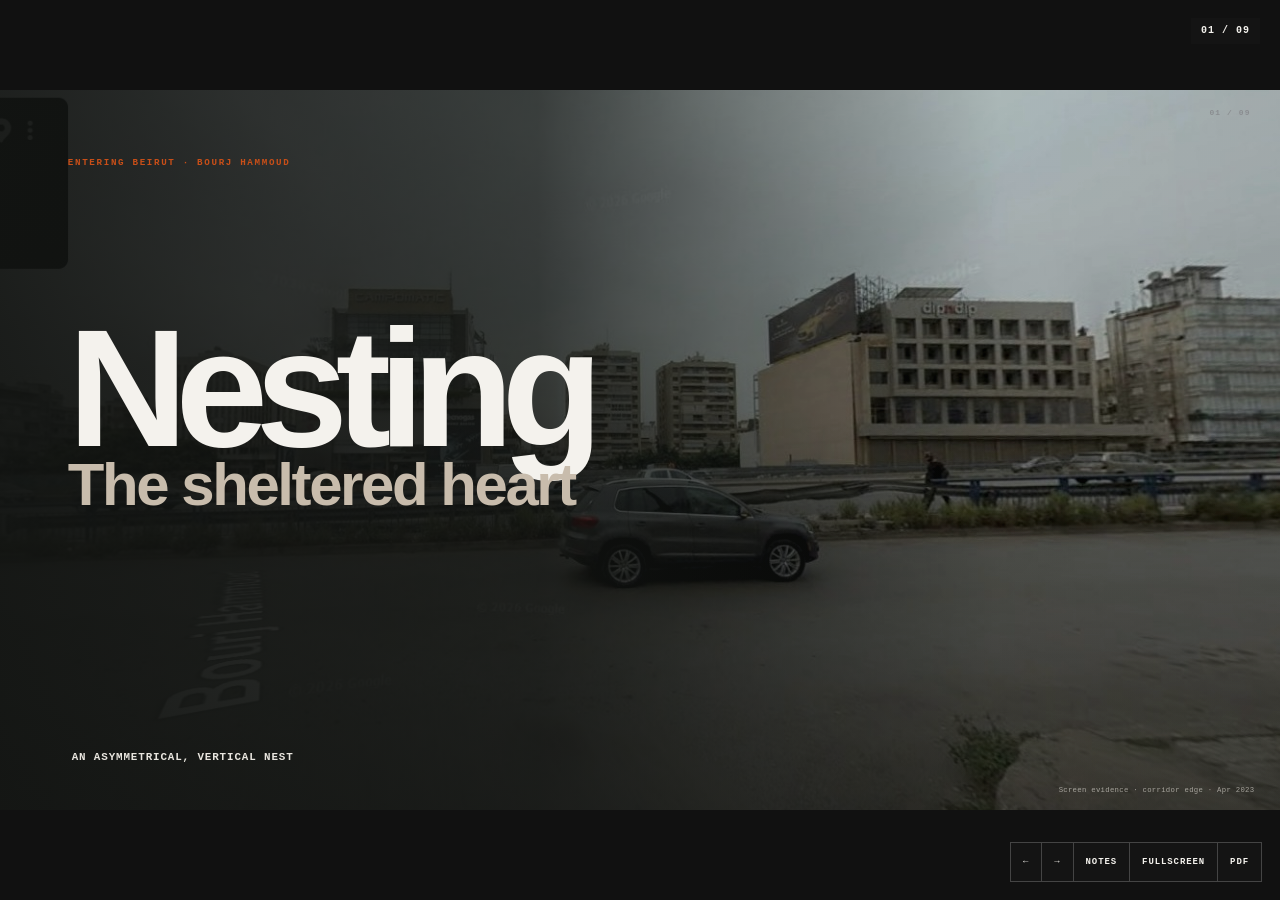
<file: presentation.html>
<!doctype html>
<html lang="en">
<head>
  <meta charset="utf-8">
  <meta name="viewport" content="width=device-width,initial-scale=1">
  <meta name="theme-color" content="#151515">
  <title>Nesting — The Sheltered Heart</title>
  <style>
    :root{--olive:#4a5a46;--stone:#c8bcac;--paper:#f4f2ed;--ink:#151515;--grey:#8a8d90;--line:#d8d1c7;--orange:#c94f18;--sans:Inter,Arial,Helvetica,sans-serif;--mono:"IBM Plex Mono","Courier New",monospace}
    *{box-sizing:border-box}html{background:#111}body{margin:0;color:var(--ink);font-family:var(--sans);overflow:hidden}button{font:inherit}
    .deck{height:100dvh;overflow-y:auto;scroll-snap-type:y mandatory;scroll-behavior:smooth;background:#111}.slide{position:relative;height:100dvh;scroll-snap-align:start;scroll-snap-stop:always;display:grid;place-items:center;overflow:hidden}.frame{position:relative;width:min(100vw,177.7778vh);height:min(100vh,56.25vw);overflow:hidden;background:var(--paper);isolation:isolate}
    .eyebrow{font:700 clamp(.48rem,.72vw,.82rem)/1 var(--mono);letter-spacing:.18em;text-transform:uppercase;color:var(--orange)}h1,h2,h3,p{margin:0}h1{font-size:clamp(5rem,13vw,12rem);line-height:.72;letter-spacing:-.075em}h2{font-size:clamp(2.1rem,5.4vw,5.4rem);line-height:.88;letter-spacing:-.06em}.num{position:absolute;right:2.3vw;top:2.1vh;z-index:12;font:700 clamp(.45rem,.62vw,.7rem)/1 var(--mono);letter-spacing:.14em;color:var(--grey)}.caption{font:600 clamp(.55rem,.85vw,.95rem)/1.25 var(--mono);letter-spacing:.08em;text-transform:uppercase}.micro{font:500 clamp(.42rem,.57vw,.67rem)/1.35 var(--mono);letter-spacing:.04em;color:var(--grey)}
    svg{display:block;width:100%;height:100%}.plot{fill:#e9ddd2;stroke:var(--orange);stroke-width:4}.shell{fill:var(--olive)}.heart{fill:var(--stone)}.gridline{stroke:#757771;stroke-width:2;fill:none}.orange{stroke:var(--orange);fill:none}.arrow{stroke-width:4;marker-end:url(#arrow)}
    .screen-tools{position:fixed;z-index:100;right:18px;bottom:18px;display:flex;background:rgba(21,21,21,.92);border:1px solid #444}.screen-tools button{height:38px;border:0;background:transparent;color:#f4f2ed;padding:0 12px;cursor:pointer;font:700 9px/1 var(--mono);letter-spacing:.1em;text-transform:uppercase}.screen-tools button+button{border-left:1px solid #444}.screen-counter{position:fixed;z-index:100;right:20px;top:18px;background:rgba(21,21,21,.92);color:#f4f2ed;padding:8px 10px;font:700 10px/1 var(--mono);letter-spacing:.1em}.notes{display:none;position:absolute;z-index:70;right:2.2vw;bottom:2.2vh;width:min(34vw,560px);padding:18px 20px;background:rgba(21,21,21,.96);color:#f4f2ed;border-left:5px solid var(--orange);font-size:clamp(.72rem,1.05vw,1.08rem);line-height:1.48;box-shadow:0 12px 42px #0008}.notes b{color:var(--stone)}body.notes-on .slide.active .notes{display:block}
    .cover .photo-bg{position:absolute;inset:0;background:url('presentation-assets/04-corridor.jpg') center 48%/cover no-repeat;filter:grayscale(.15) contrast(1.08)}.cover .veil{position:absolute;inset:0;background:linear-gradient(90deg,rgba(18,20,18,.94) 0%,rgba(18,20,18,.78) 42%,rgba(18,20,18,.12) 78%),linear-gradient(0deg,rgba(18,20,18,.55),transparent 55%)}.cover .copy{position:absolute;left:5.3vw;top:7.5vh;z-index:3;color:var(--paper)}.cover h1{margin-top:18vh}.cover h1 span{display:block;color:var(--stone);font-size:.36em;line-height:1.2;letter-spacing:-.04em}.cover .tag{position:absolute;left:5.6vw;bottom:5vh;z-index:3;color:#e9e6df}.cover .source{position:absolute;right:2vw;bottom:1.6vh;z-index:3;color:#dedbd4aa}
    .exposure{display:grid;grid-template-columns:1.36fr .64fr}.exposure .shot{position:relative;overflow:hidden}.exposure .shot img{width:100%;height:100%;object-fit:cover;object-position:58% center;filter:saturate(.65) contrast(1.08)}.exposure .shot:after{content:"";position:absolute;inset:0;background:linear-gradient(0deg,#151515b8 0%,transparent 45%)}.exposure .bigline{position:absolute;left:4.6vw;bottom:7vh;z-index:3;color:var(--paper);max-width:70%}.exposure .bigline h2{font-size:clamp(2.5rem,5.6vw,5.5rem)}.edge-stack{padding:8vh 3.2vw 5vh;background:var(--ink);color:var(--paper);display:flex;flex-direction:column;justify-content:space-between}.edge-item{border-top:1px solid #555;padding:2.5vh 0;display:grid;grid-template-columns:44px 1fr;gap:1.1vw;align-items:center}.edge-item i{display:block;width:32px;height:32px;border:2px solid var(--stone);border-radius:50%;position:relative}.edge-item i:after{content:"";position:absolute;left:7px;right:7px;top:14px;border-top:2px solid var(--orange)}.edge-item b{display:block;font-size:clamp(.78rem,1.15vw,1.25rem);margin-bottom:.25em}.edge-item span{font:500 clamp(.44rem,.62vw,.72rem)/1.35 var(--mono);letter-spacing:.06em;color:#bfc2bb;text-transform:uppercase}
    .release{display:grid;grid-template-columns:1.3fr .7fr}.map-crop{position:relative;overflow:hidden;background:#ebeae5}.map-crop img{display:block;width:146%;height:100%;object-fit:cover;object-position:left center;mix-blend-mode:multiply}.release .map-title{position:absolute;left:4.8vw;top:6vh;z-index:5;max-width:48vw}.release .side{position:relative;background:var(--olive);color:var(--paper);padding:8vh 3.2vw}.release .side h2{margin-top:12vh}.release .east-word{position:absolute;left:-1.2vw;top:42%;font:800 clamp(4rem,9vw,9rem)/.75 var(--sans);letter-spacing:-.08em;color:var(--stone);writing-mode:vertical-rl;transform:rotate(180deg);opacity:.9}.release .side p{position:absolute;left:7.2vw;right:3vw;bottom:7vh}
    .operation{padding:5.6vh 4.8vw}.operation h2{max-width:58vw}.ops{height:58vh;margin-top:4.5vh;display:grid;grid-template-columns:repeat(4,1fr);gap:1.5vw}.op{display:grid;grid-template-rows:1fr auto;gap:1.5vh;border-top:1px solid var(--line);padding-top:2vh}.op svg{min-height:0}.op b{font:800 clamp(.65rem,1vw,1.1rem)/1 var(--mono);letter-spacing:.12em}.op small{display:block;margin-top:.55em;font:500 clamp(.4rem,.56vw,.65rem)/1.35 var(--mono);color:var(--grey);text-transform:uppercase;letter-spacing:.04em}.op:nth-child(4){background:var(--olive);color:var(--paper);padding:2vh 1vw 1.5vh}.op:nth-child(4) small{color:#d8d8d1}
    .section-slide{display:grid;grid-template-columns:.35fr 1.65fr}.section-slide .titlebar{background:var(--ink);color:var(--paper);padding:8vh 2.8vw;display:flex;flex-direction:column;justify-content:space-between}.section-slide .titlebar h2{font-size:clamp(2.2rem,4.6vw,4.8rem)}.section-slide .drawing{padding:5vh 4vw 4vh}.section-slide .drawing svg{height:82vh}.level-label{font:700 13px var(--mono);letter-spacing:1.3px;fill:#4f504c}.room-label{font:700 12px var(--mono);letter-spacing:1px;fill:#f4f2ed}.void-label{font:800 18px var(--mono);letter-spacing:2px;fill:#151515}
    .program-slide{padding:5vh 5vw}.program-slide header{display:flex;justify-content:space-between;align-items:end}.program-slide header p{max-width:24vw;text-align:right}.stack{height:67vh;margin-top:4vh;display:grid;grid-template-columns:1.25fr .75fr;gap:2vw}.stack svg{background:#ebe9e3}.program-legend{display:grid;grid-template-rows:repeat(4,1fr);gap:1vh}.program-row{padding:2vh 1.4vw;display:flex;align-items:center;justify-content:space-between;color:var(--paper)}.program-row:nth-child(1){background:#819277}.program-row:nth-child(2){background:#b1a28b;color:var(--ink)}.program-row:nth-child(3){background:#5f7068}.program-row:nth-child(4){background:#343a36}.program-row b{font-size:clamp(.8rem,1.3vw,1.45rem)}.program-row span{font:600 clamp(.42rem,.58vw,.68rem)/1.3 var(--mono);text-align:right;text-transform:uppercase;letter-spacing:.06em}
    .route-slide{display:grid;grid-template-columns:.74fr 1.26fr}.route-slide .copy{padding:8vh 4vw;background:var(--stone);display:flex;flex-direction:column;justify-content:space-between}.route-slide .copy h2{font-size:clamp(2.3rem,5vw,5rem)}.route-slide .route-drawing{padding:4vh 3vw;background:var(--paper)}.route-line{stroke:var(--orange);stroke-width:8;fill:none;stroke-linecap:round;stroke-linejoin:round;marker-end:url(#arrow2)}.route-dot{fill:var(--paper);stroke:var(--orange);stroke-width:5}
    .jobs-slide{padding:5.2vh 4.5vw}.jobs-slide header{display:flex;justify-content:space-between;align-items:end}.jobs-slide header p{max-width:30vw;text-align:right}.jobs-grid{height:69vh;margin-top:3.5vh;display:grid;grid-template-columns:1.2fr .8fr;gap:1.8vw}.job-plan{background:#e9e7e1;padding:2vh}.job-cards{display:grid;grid-template-columns:1fr 1fr;gap:1vh}.job-card{padding:2vh 1.3vw;border-top:5px solid var(--orange);background:var(--ink);color:var(--paper);display:flex;flex-direction:column;justify-content:space-between}.job-card:nth-child(4){background:var(--olive)}.job-card b{font-size:clamp(.8rem,1.3vw,1.45rem)}.job-card span{font:600 clamp(.4rem,.55vw,.64rem)/1.35 var(--mono);letter-spacing:.06em;text-transform:uppercase;color:#c6c8c1}
    .final-slide{background:var(--olive);color:var(--paper);display:grid;grid-template-columns:.88fr 1.12fr}.final-slide .final-copy{padding:7vh 4.6vw;display:flex;flex-direction:column;justify-content:space-between}.final-slide h2{font-size:clamp(3rem,7vw,7rem)}.final-slide .statement{font-size:clamp(.9rem,1.45vw,1.6rem);line-height:1.35;max-width:38ch;color:#eeeae2}.final-slide .hero{background:var(--paper);padding:3vh 2vw}.final-slide .hero svg{height:94vh}.final-slide .num{color:#dedbd4}
    @media print{@page{size:16in 9in;margin:0}html,body{background:white;overflow:visible}.deck{height:auto;overflow:visible}.slide{height:9in;width:16in;page-break-after:always;break-after:page}.slide:last-child{page-break-after:auto}.frame{width:16in;height:9in}.screen-tools,.screen-counter,.notes{display:none!important}*{-webkit-print-color-adjust:exact!important;print-color-adjust:exact!important}}
  </style>
</head>
<body>
  <div class="screen-counter"><span id="current">01</span> / 09</div><div class="screen-tools"><button id="prev">←</button><button id="next">→</button><button id="notes">Notes</button><button id="full">Fullscreen</button><button onclick="window.print()">PDF</button></div>
  <main class="deck" id="deck">
    <section class="slide active"><article class="frame cover" aria-label="Nesting title slide"><div class="photo-bg"></div><div class="veil"></div><div class="num">01 / 09</div><div class="copy"><div class="eyebrow">Entering Beirut · Bourj Hammoud</div><h1>Nesting<span>The sheltered heart</span></h1></div><p class="caption tag">An asymmetrical, vertical nest</p><p class="micro source">Screen evidence · corridor edge · Apr 2023</p><aside class="notes"><b>Start with the site, not the word.</b> My concept is Nesting, but I did not choose it because I wanted a courtyard or boxes inside boxes. I chose it because this plot has no naturally protected side. The project must create the shelter that the site does not give it.</aside></article></section>
    <section class="slide"><article class="frame exposure" aria-label="The exposed plot"><div class="shot"><img src="site-imagery/02_plot-looking-south_the-corridor.jpeg" alt="Screen view from the plot toward the Charles Helou corridor"><div class="bigline"><div class="eyebrow">01 · Pressure</div><h2>The plot has no sheltered end.</h2></div></div><div class="edge-stack"><div class="num">02 / 09</div><div class="edge-item"><i></i><div><b>Highway</b><span>noise · air · speed</span></div></div><div class="edge-item"><i></i><div><b>Industrial back</b><span>blank edge · no borrowed light</span></div></div><div class="edge-item"><i></i><div><b>Low sun</b><span>east + west exposure</span></div></div><div class="edge-item"><i></i><div><b>No public green</b><span>canopy exists behind walls</span></div></div></div><aside class="notes">The plot is almost fully exposed to the highway condition. The direct highway face is short, but noise, wind and open sky affect the whole clearing. The north-west is also closed by a large industrial shed very close to the boundary. There is no neighbouring building that creates useful shade, and the nearby green is private. So the site does not contain a ready-made place of refuge.</aside></article></section>
    <section class="slide"><article class="frame release" aria-label="The eastern release"><div class="map-crop"><img src="drawings/P06_edges.png" alt="Measured drawing of the four plot edges"><div class="map-title"><div class="eyebrow">02 · Release</div><h2>Only one side can welcome.</h2></div></div><div class="side"><div class="num">03 / 09</div><div class="east-word">EAST</div><h2>Arrival<br>+ frontage<br>+ open view</h2><p class="caption">The nest opens here.</p></div><aside class="notes">When the edge map is read with access and views, one side behaves differently. The east faces the living fabric, carries the usable walkable frontage, gives the clearest public address and the widest open view. The bridge and bus stop do not land on the plot, so the building cannot depend on them. It must make the eastern arrival legible by itself.</aside></article></section>
    <section class="slide"><article class="frame operation" aria-label="The four-step nesting operation"><div class="num">04 / 09</div><div class="eyebrow">Analysis → operation</div><h2>The building makes the shelter.</h2><div class="ops">
      <div class="op"><svg viewBox="0 0 320 310" aria-label="Exposed plot"><defs><marker id="arrow" markerWidth="8" markerHeight="8" refX="6" refY="3" orient="auto"><path d="M0,0 L0,6 L7,3 z" fill="#c94f18"/></marker></defs><polygon class="plot" points="94,54 241,74 269,210 221,257 92,229 57,158"/><g class="orange arrow"><path d="M30 285 L90 229"/><path d="M126 295 L142 245"/><path d="M235 290 L224 250"/><path d="M300 257 L257 211"/></g><path d="M48 44 L267 68" stroke="#151515" stroke-width="14" opacity=".25"/></svg><div><b>EXPOSED</b><small>pressure reaches the clearing</small></div></div>
      <div class="op"><svg viewBox="0 0 320 310" aria-label="Protective layers"><polygon class="plot" points="94,54 241,74 269,210 221,257 92,229 57,158"/><path class="shell" d="M94 54L241 74L251 119L105 102L91 220L57 158Z"/><path class="shell" d="M92 229L221 257L269 210L254 169L228 224L106 207Z"/><polygon class="heart" points="110,108 247,124 251,165 225,218 107,201 83,158"/></svg><div><b>THICKEN</b><small>hard uses take the hard edges</small></div></div>
      <div class="op"><svg viewBox="0 0 320 310" aria-label="Open the nest east"><polygon class="shell" points="94,54 241,74 252,122 228,126 245,188 221,257 92,229 57,158"/><polygon class="heart" points="109,110 231,125 245,188 217,222 108,203 82,159"/><path d="M236 123 L292 132 L282 202 L238 190Z" fill="#f4f2ed"/><path d="M214 162 L303 170" stroke="#c94f18" stroke-width="7"/><path d="M284 153 L305 171 L282 187" fill="none" stroke="#c94f18" stroke-width="7"/></svg><div><b>OPEN EAST</b><small>the heart becomes the address</small></div></div>
      <div class="op"><svg viewBox="0 0 320 310" aria-label="Lift the nested heart"><g transform="translate(0 15)"><polygon points="65,190 221,221 268,183 110,155" fill="#2f3830"/><polygon points="80,151 222,178 258,147 115,122" fill="#596a56"/><polygon points="96,113 222,137 247,115 121,93" fill="#84927e"/><polygon points="116,78 222,98 238,84 132,65" fill="#c8bcac"/><polygon points="149,165 198,174 218,157 168,149" fill="#f4f2ed"/><polygon points="160,127 201,135 216,123 174,115" fill="#f4f2ed"/><polygon points="174,94 205,100 216,91 185,85" fill="#f4f2ed"/></g><path d="M252 232 C279 198 278 151 257 119" stroke="#c94f18" stroke-width="6" fill="none"/><path d="M244 129 L257 113 L270 129" fill="none" stroke="#c94f18" stroke-width="6"/></svg><div><b>LIFT THE HEART</b><small>entry → forum → work → garden</small></div></div>
    </div><aside class="notes">This is the conclusion from the analysis. First, the clearing is exposed. Second, robust program thickens the south, west and north-west. Third, the protective body is cut open toward the east, so the shared interior is public rather than hidden. Fourth, that heart rises through the section. Nesting is therefore not a shape placed on the site; it is the sequence produced by the site.</aside></article></section>
    <section class="slide"><article class="frame section-slide" aria-label="The changing vertical heart"><div class="titlebar"><div><div class="eyebrow">03 · Section</div><h2>Not a courtyard.<br>A changing heart.</h2></div><p class="caption">The void moves.<br>The frame stays.</p></div><div class="drawing"><div class="num">05 / 09</div><svg viewBox="0 0 1040 650" aria-label="Section diagram showing the heart changing on every level"><defs><marker id="sectionArrow" markerWidth="10" markerHeight="10" refX="8" refY="4" orient="auto"><path d="M0,0 L0,8 L9,4 z" fill="#c94f18"/></marker></defs><path d="M90 568H955" stroke="#8a8d90" stroke-width="3"/><path d="M120 90V568M280 90V568M440 90V568M600 90V568M760 90V568M920 90V568" class="gridline" opacity=".45"/><path d="M90 455H955M90 340H955M90 225H955M90 110H955" class="gridline"/><rect x="92" y="457" width="260" height="108" fill="#343a36"/><rect x="352" y="457" width="420" height="108" fill="#5f7068"/><rect x="772" y="457" width="181" height="108" fill="#343a36"/><rect x="92" y="342" width="240" height="108" fill="#343a36"/><rect x="332" y="342" width="330" height="108" fill="#b1a28b"/><rect x="662" y="342" width="291" height="108" fill="#343a36"/><rect x="92" y="227" width="310" height="108" fill="#343a36"/><rect x="402" y="227" width="190" height="108" fill="#f4f2ed" stroke="#c94f18" stroke-width="4" stroke-dasharray="10 8"/><rect x="592" y="227" width="361" height="108" fill="#5f7068"/><rect x="92" y="112" width="350" height="108" fill="#343a36"/><rect x="442" y="112" width="260" height="108" fill="#819277"/><rect x="702" y="112" width="251" height="108" fill="#343a36"/><path d="M770 510 C700 480 650 445 630 395 C610 343 560 308 502 281 C455 260 500 205 552 167" stroke="#c94f18" stroke-width="8" fill="none" marker-end="url(#sectionArrow)"/><text x="151" y="520" class="room-label">SERVICE / WORKSHOP</text><text x="425" y="520" class="room-label">ENTRY + EXHIBITION</text><text x="380" y="405" class="void-label">FORUM</text><text x="715" y="405" class="room-label">COMMUNITY</text><text x="650" y="290" class="room-label">QUIET WORK</text><text x="485" y="176" class="level-label">ECOLOGICAL ROOM</text><text x="972" y="516" class="level-label">GROUND</text><text x="972" y="401" class="level-label">PUBLIC</text><text x="972" y="286" class="level-label">WORK</text><text x="972" y="171" class="level-label">GARDEN</text><text x="779" y="600" class="level-label">EASTERN ARRIVAL →</text></svg></div><aside class="notes">A full-height courtyard would remove too much usable floor and would turn nesting into a formal hole. Instead, the heart changes at every level. It begins as an entrance cut, expands into a double-height public forum, becomes an occupied bridge or overlook at the work level, and finishes as an ecological room and terrace. The changing void gives nesting a sectional logic.</aside></article></section>
    <section class="slide"><article class="frame program-slide" aria-label="Program as nested layers"><div class="num">06 / 09</div><header><div><div class="eyebrow">04 · Program</div><h2>Program becomes layers.</h2></div><p class="caption">Hard outside.<br>Shared inside.<br>Green above.</p></header><div class="stack"><svg viewBox="0 0 760 560" aria-label="Axonometric program nesting"><g transform="translate(25 10)"><polygon points="75,410 420,490 665,375 314,300" fill="#343a36"/><polygon points="75,410 314,300 314,355 75,463" fill="#272c29"/><polygon points="420,490 665,375 665,428 420,544" fill="#202522"/><polygon points="110,320 424,390 625,295 307,230" fill="#5f7068"/><polygon points="110,320 307,230 307,280 110,370" fill="#4c5c55"/><polygon points="424,390 625,295 625,345 424,440" fill="#46544e"/><polygon points="155,233 427,291 582,219 308,166" fill="#b1a28b"/><polygon points="155,233 308,166 308,211 155,278" fill="#928673"/><polygon points="427,291 582,219 582,264 427,337" fill="#9c8e79"/><polygon points="204,151 430,197 538,146 311,103" fill="#819277"/><polygon points="204,151 311,103 311,143 204,191" fill="#687861"/><polygon points="430,197 538,146 538,186 430,237" fill="#718269"/><polygon points="326,376 423,398 494,364 396,343" fill="#f4f2ed"/><polygon points="339,281 420,298 477,271 395,255" fill="#f4f2ed"/><polygon points="353,196 419,209 464,188 397,175" fill="#f4f2ed"/><path d="M509 476C575 424 575 327 515 282C462 242 483 183 521 151" stroke="#c94f18" stroke-width="6" fill="none" stroke-dasharray="10 8"/></g></svg><div class="program-legend"><div class="program-row"><b>ECOLOGICAL</b><span>greenhouse<br>garden · terrace</span></div><div class="program-row"><b>QUIET WORK</b><span>co-work<br>learning · meeting</span></div><div class="program-row"><b>PUBLIC HEART</b><span>exhibition<br>community · café</span></div><div class="program-row"><b>ROBUST GROUND</b><span>workshop<br>service · parking</span></div></div></div><aside class="notes">The program is not stacked randomly. The functions that tolerate noise, service and heavy use make the robust ground and outer layers. Exhibition, café and community uses form the visible public heart. Quieter work and learning sit above that activity. The ecological program crowns the sequence, giving the public route a destination and creating the upper sheltered layer.</aside></article></section>
    <section class="slide"><article class="frame route-slide" aria-label="The route through the nest"><div class="copy"><div><div class="eyebrow">05 · Movement</div><h2>One route reveals every layer.</h2></div><p class="caption">East forecourt → loggia → forum → stair → garden</p></div><div class="route-drawing"><div class="num">07 / 09</div><svg viewBox="0 0 920 650" aria-label="Public route moving through the nested section"><defs><marker id="arrow2" markerWidth="10" markerHeight="10" refX="8" refY="4" orient="auto"><path d="M0,0 L0,8 L9,4 z" fill="#c94f18"/></marker></defs><path d="M70 560H850" stroke="#8a8d90" stroke-width="3"/><rect x="130" y="450" width="650" height="105" fill="#343a36"/><rect x="130" y="335" width="650" height="105" fill="#5f7068"/><rect x="130" y="220" width="650" height="105" fill="#70806a"/><rect x="130" y="105" width="650" height="105" fill="#819277"/><path d="M650 450H780V555H650Z" fill="#f4f2ed"/><path d="M500 335H650V440H500Z" fill="#f4f2ed"/><path d="M430 220H560V325H430Z" fill="#f4f2ed"/><path d="M470 105H625V210H470Z" fill="#f4f2ed"/><path class="route-line" d="M868 520H710L590 388L507 270L548 158"/><circle class="route-dot" cx="710" cy="520" r="11"/><circle class="route-dot" cx="590" cy="388" r="11"/><circle class="route-dot" cx="507" cy="270" r="11"/><circle class="route-dot" cx="548" cy="158" r="11"/><g font-family="IBM Plex Mono,monospace" font-size="14" font-weight="700" letter-spacing="1"><text x="730" y="600">EAST FORECOURT</text><text x="646" y="491">LOGGIA</text><text x="515" y="374">FORUM</text><text x="438" y="260">OVERLOOK</text><text x="500" y="145">GARDEN</text></g><path d="M115 450V555M115 335V440M115 220V325M115 105V210" stroke="#151515" stroke-width="11"/><text x="65" y="336" transform="rotate(-90 65 336)" class="level-label">INDEPENDENT SERVICE CORE</text></svg></div><aside class="notes">The nest must be understandable from the eastern approach. A planted widening leads to a shaded loggia. The lobby does not end the route; it expands into exhibition and the public forum. A visible stair continues upward through community and work overlooks to the planted top. Cars, delivery and service remain separate at the south-east and hard edges, so public movement does not conflict with them.</aside></article></section>
    <section class="slide"><article class="frame jobs-slide" aria-label="Environmental jobs for each edge"><div class="num">08 / 09</div><header><div><div class="eyebrow">06 · Performance</div><h2>Every edge gets a job.</h2></div><p class="caption">Protection is selective.<br>The nest is never a bunker.</p></header><div class="jobs-grid"><div class="job-plan"><svg viewBox="0 0 700 560" aria-label="Plan showing the different environmental jobs of each edge"><defs><marker id="jobArrow" markerWidth="8" markerHeight="8" refX="6" refY="3" orient="auto"><path d="M0,0 L0,6 L7,3 z" fill="#c94f18"/></marker></defs><polygon points="190,82 486,118 544,357 456,458 194,410 120,263" fill="#c8bcac" stroke="#151515" stroke-width="5"/><polygon points="214,132 451,158 492,343 427,403 222,368 169,260" fill="#f4f2ed"/><path d="M180 81L489 118" stroke="#343a36" stroke-width="32"/><path d="M122 257L194 411L455 459" stroke="#4a5a46" stroke-width="30"/><path d="M489 118L545 357" stroke="#f4f2ed" stroke-width="24"/><path d="M500 173L574 183M514 228L591 240M526 284L603 298" stroke="#c94f18" stroke-width="6" marker-end="url(#jobArrow)"/><path d="M92 505H558" stroke="#151515" stroke-width="14"/><path d="M86 495H565" stroke="#c94f18" stroke-width="4" stroke-dasharray="12 10"/><text x="248" y="540" class="level-label">HIGHWAY / CORRIDOR</text><path d="M74 418C26 335 29 206 105 125" stroke="#c94f18" stroke-width="6" fill="none"/><text x="38" y="302" transform="rotate(-90 38 302)" class="level-label">LOW WEST SUN</text><text x="247" y="63" class="level-label">INDUSTRIAL BACK</text><text x="553" y="130" class="level-label">PUBLIC EAST</text></svg></div><div class="job-cards"><div class="job-card"><b>SOUTH · BUFFER</b><span>service · stair · planting<br>small, shaded openings</span></div><div class="job-card"><b>NORTH-WEST · BACK</b><span>core · storage · technical<br>borrow no light</span></div><div class="job-card"><b>WEST · FILTER</b><span>deep reveals · vertical shade<br>controlled air</span></div><div class="job-card"><b>EAST · OPEN</b><span>loggia · entrance · daylight<br>public address</span></div></div></div><aside class="notes">Nesting is also environmental. The south becomes deep and robust against the corridor. The north-west accepts that it is a back and holds core, storage and technical space. The west is filtered with depth and vertical shading. The east opens through shaded loggias rather than unprotected glass. Fresh air is taken from controlled east or roof positions because the useful wind also crosses the corridor; I am not treating wind and clean air as the same thing.</aside></article></section>
    <section class="slide"><article class="frame final-slide" aria-label="Final nesting concept statement"><div class="num">09 / 09</div><div class="final-copy"><div><div class="eyebrow" style="color:var(--stone)">Selected concept</div><h2>Nesting</h2></div><p class="statement">Because the plot has no sheltered end, robust functions form protective outer layers, a public heart opens east, and the shared space rises into an ecological upper nest.</p><p class="caption">Protect → open → gather → rise</p></div><div class="hero"><svg viewBox="0 0 800 760" aria-label="Final nested building concept axonometric"><g transform="translate(15 20)"><polygon points="72,555 425,650 722,489 363,401" fill="#343a36"/><polygon points="72,555 363,401 363,461 72,615" fill="#252a27"/><polygon points="425,650 722,489 722,550 425,710" fill="#1e231f"/><polygon points="110,442 428,523 676,389 353,315" fill="#5f7068"/><polygon points="110,442 353,315 353,371 110,498" fill="#48564f"/><polygon points="428,523 676,389 676,445 428,579" fill="#425049"/><polygon points="159,335 430,399 628,292 353,234" fill="#b1a28b"/><polygon points="159,335 353,234 353,283 159,383" fill="#938673"/><polygon points="430,399 628,292 628,341 430,449" fill="#9a8e7a"/><polygon points="214,236 433,284 577,206 354,163" fill="#819277"/><polygon points="214,236 354,163 354,207 214,280" fill="#687760"/><polygon points="433,284 577,206 577,250 433,328" fill="#718269"/><polygon points="337,527 430,551 516,505 421,483" fill="#f4f2ed"/><polygon points="351,408 430,427 500,390 419,372" fill="#f4f2ed"/><polygon points="365,299 432,314 487,284 418,271" fill="#f4f2ed"/><polygon points="380,207 434,219 475,197 420,186" fill="#f4f2ed"/><path d="M748 555C673 529 628 470 618 414C607 352 568 326 518 304C478 286 487 236 526 207" stroke="#c94f18" stroke-width="9" fill="none"/><path d="M508 215L529 198L536 224" fill="none" stroke="#c94f18" stroke-width="9"/><path d="M414 688L744 511" stroke="#c94f18" stroke-width="5" stroke-dasharray="14 11"/><text x="560" y="625" class="level-label">OPEN EAST</text></g></svg></div><aside class="notes"><b>Close with one sentence.</b> Because the plot is exposed to infrastructure and closed by industrial edges, the project creates the shelter that the site lacks. Robust functions form the outer layers, public and communal life occupies a changing inner heart, and the nest opens toward the eastern arrival before rising into an ecological upper layer.</aside></article></section>
  </main>
  <script>(function(){var deck=document.getElementById('deck'),slides=[].slice.call(document.querySelectorAll('.slide')),current=document.getElementById('current'),active=0;function pad(n){return String(n).padStart(2,'0')}function mark(i){active=Math.max(0,Math.min(slides.length-1,i));slides.forEach(function(s,j){s.classList.toggle('active',j===active)});current.textContent=pad(active+1)}function go(i){mark(i);slides[active].scrollIntoView({behavior:'smooth',block:'start'})}document.getElementById('prev').onclick=function(){go(active-1)};document.getElementById('next').onclick=function(){go(active+1)};document.getElementById('notes').onclick=function(){document.body.classList.toggle('notes-on')};document.getElementById('full').onclick=function(){if(!document.fullscreenElement)document.documentElement.requestFullscreen().catch(function(){});else document.exitFullscreen().catch(function(){})};document.addEventListener('keydown',function(e){if(['ArrowRight','ArrowDown','PageDown',' '].indexOf(e.key)>-1){e.preventDefault();go(active+1)}else if(['ArrowLeft','ArrowUp','PageUp'].indexOf(e.key)>-1){e.preventDefault();go(active-1)}else if(e.key.toLowerCase()==='f')document.getElementById('full').click();else if(e.key.toLowerCase()==='n')document.body.classList.toggle('notes-on');else if(e.key==='Escape')document.body.classList.remove('notes-on')});var obs=new IntersectionObserver(function(es){es.forEach(function(x){if(x.isIntersecting&&x.intersectionRatio>.55)mark(slides.indexOf(x.target))})},{root:deck,threshold:[.55]});slides.forEach(function(s){obs.observe(s)})})();</script>
</body>
</html>
</file>
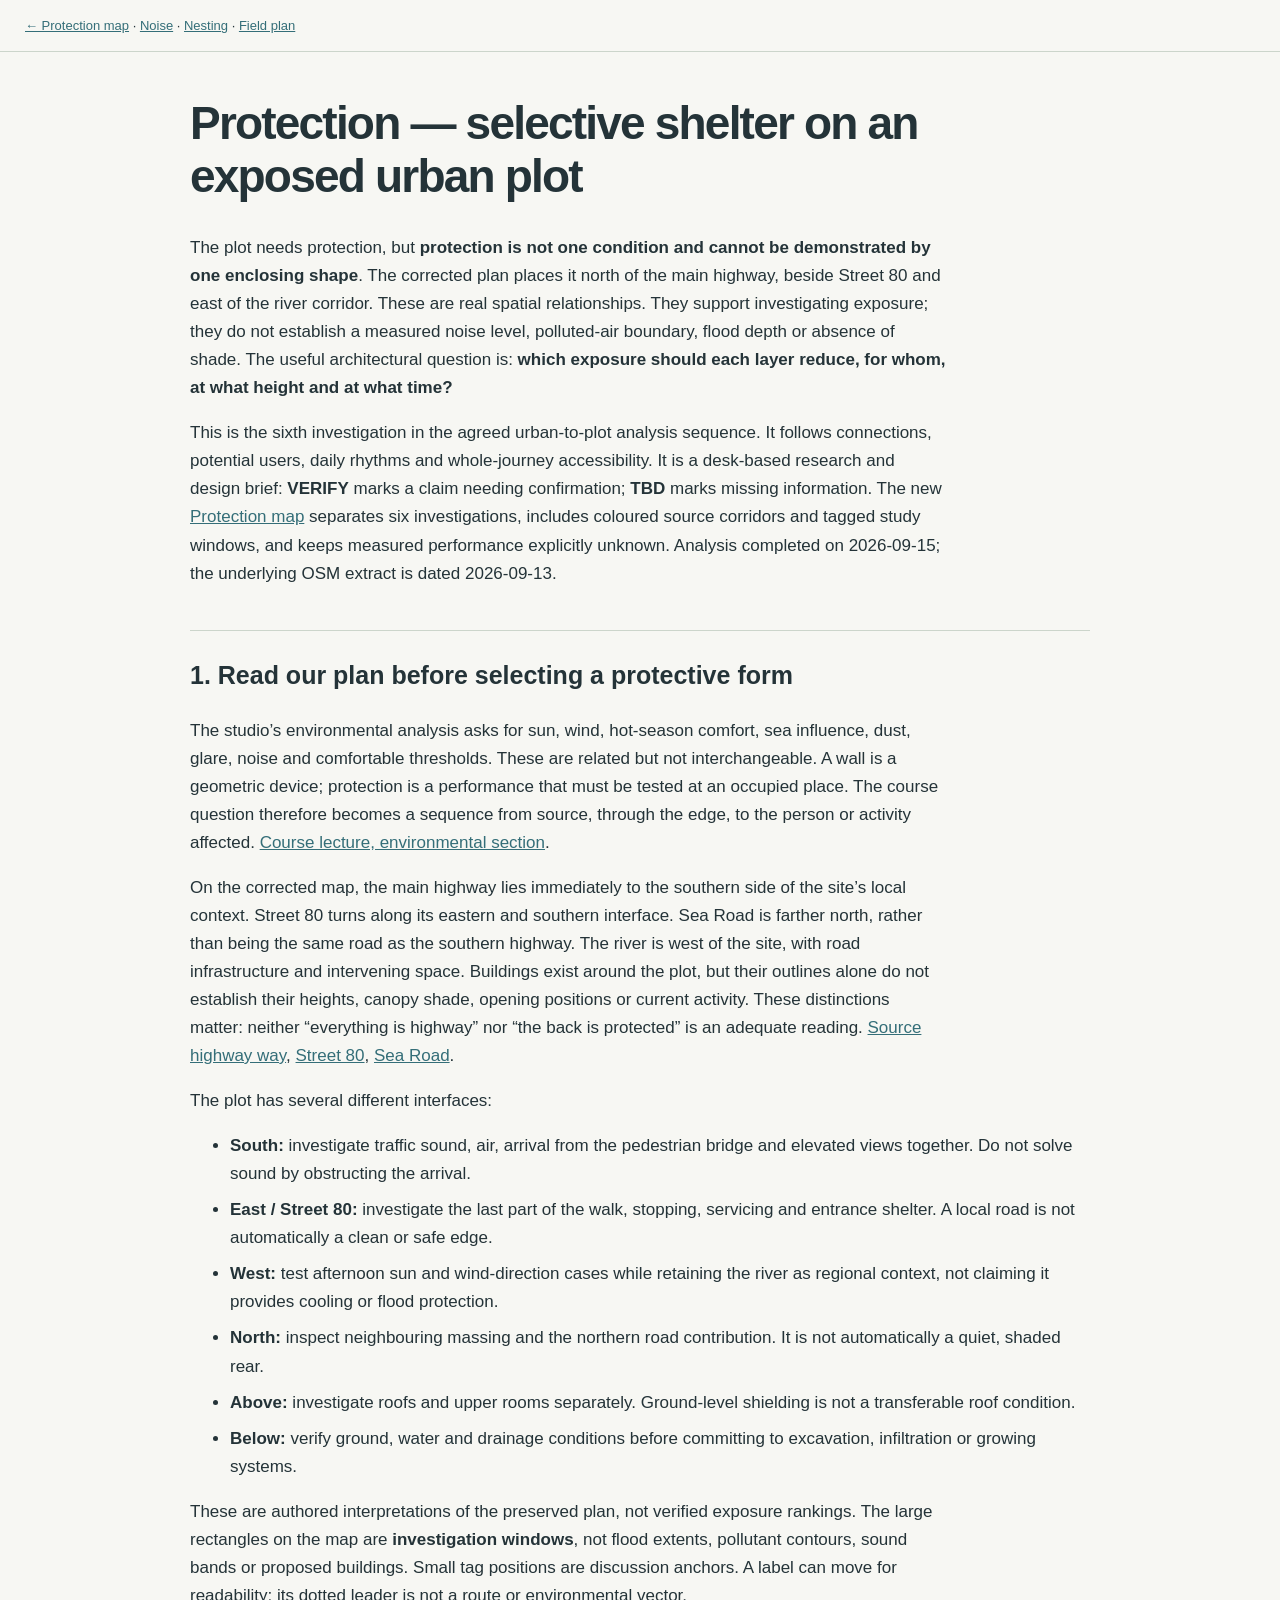
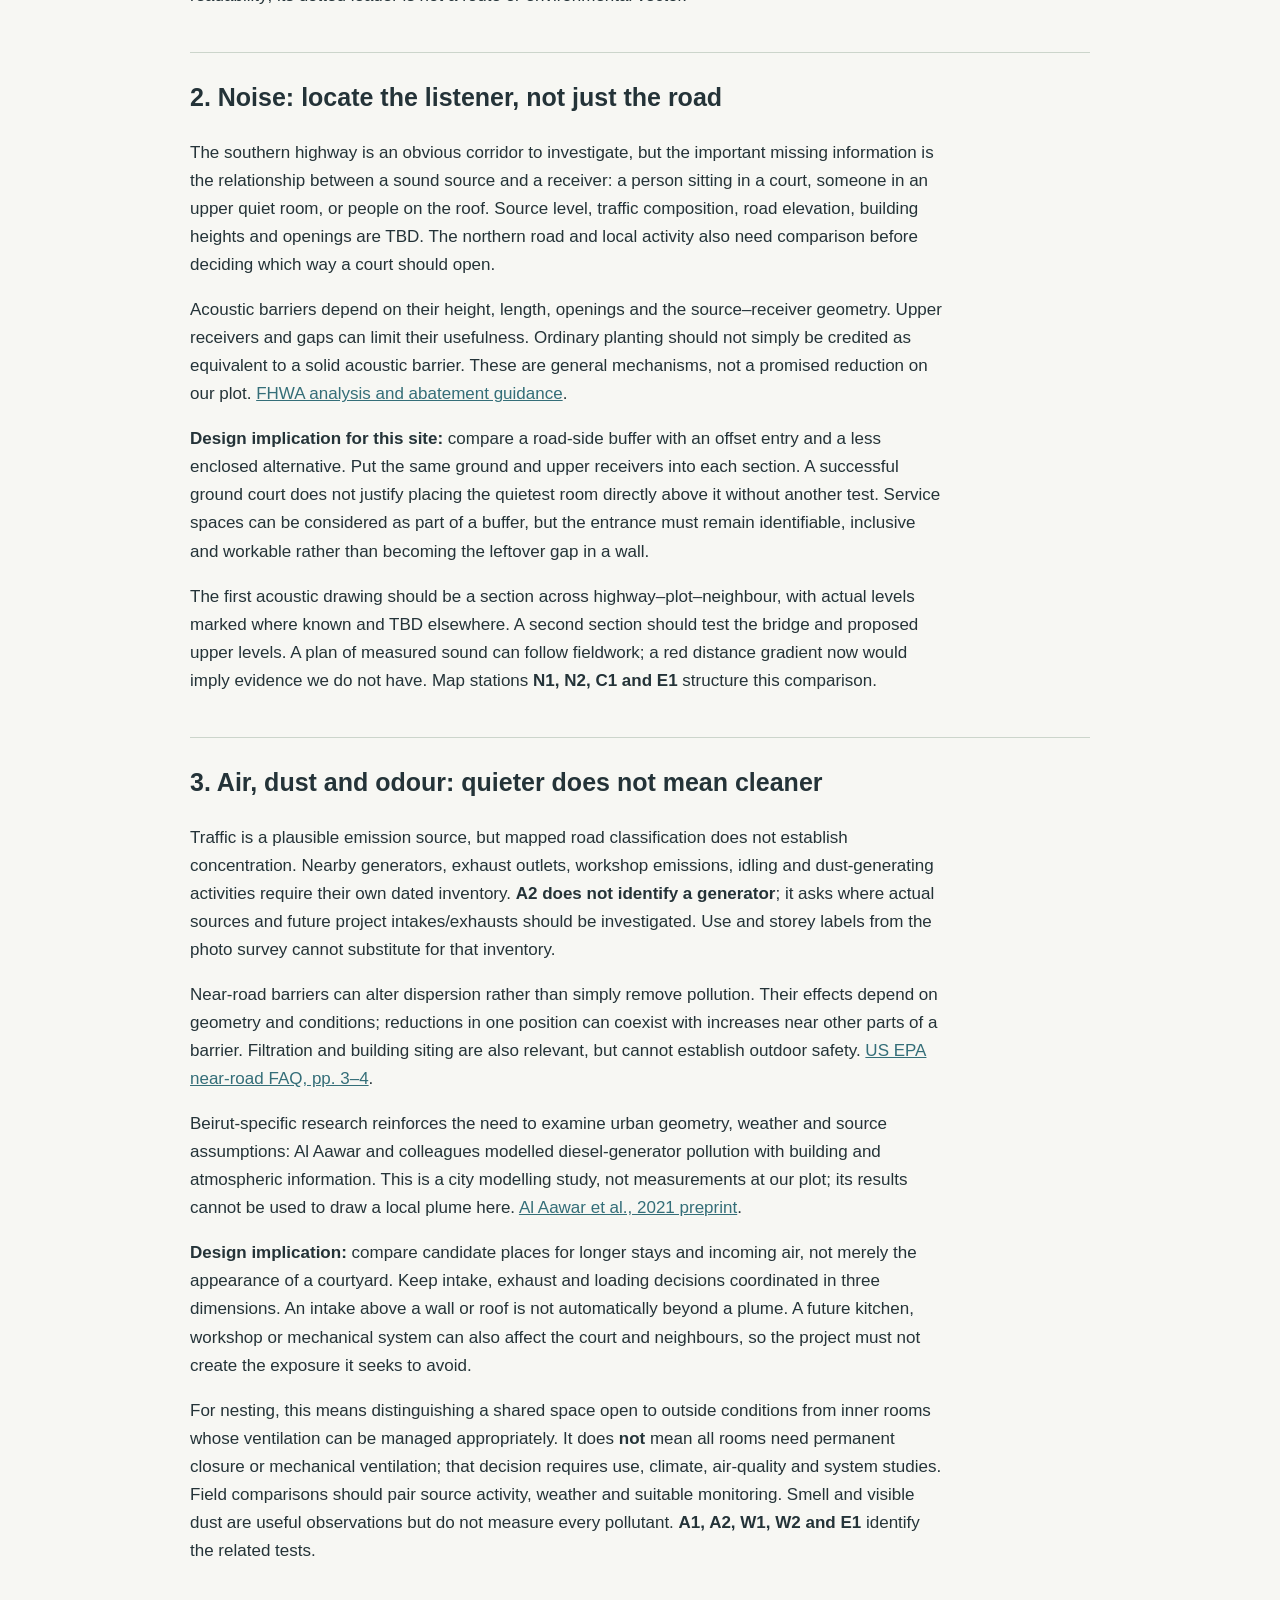
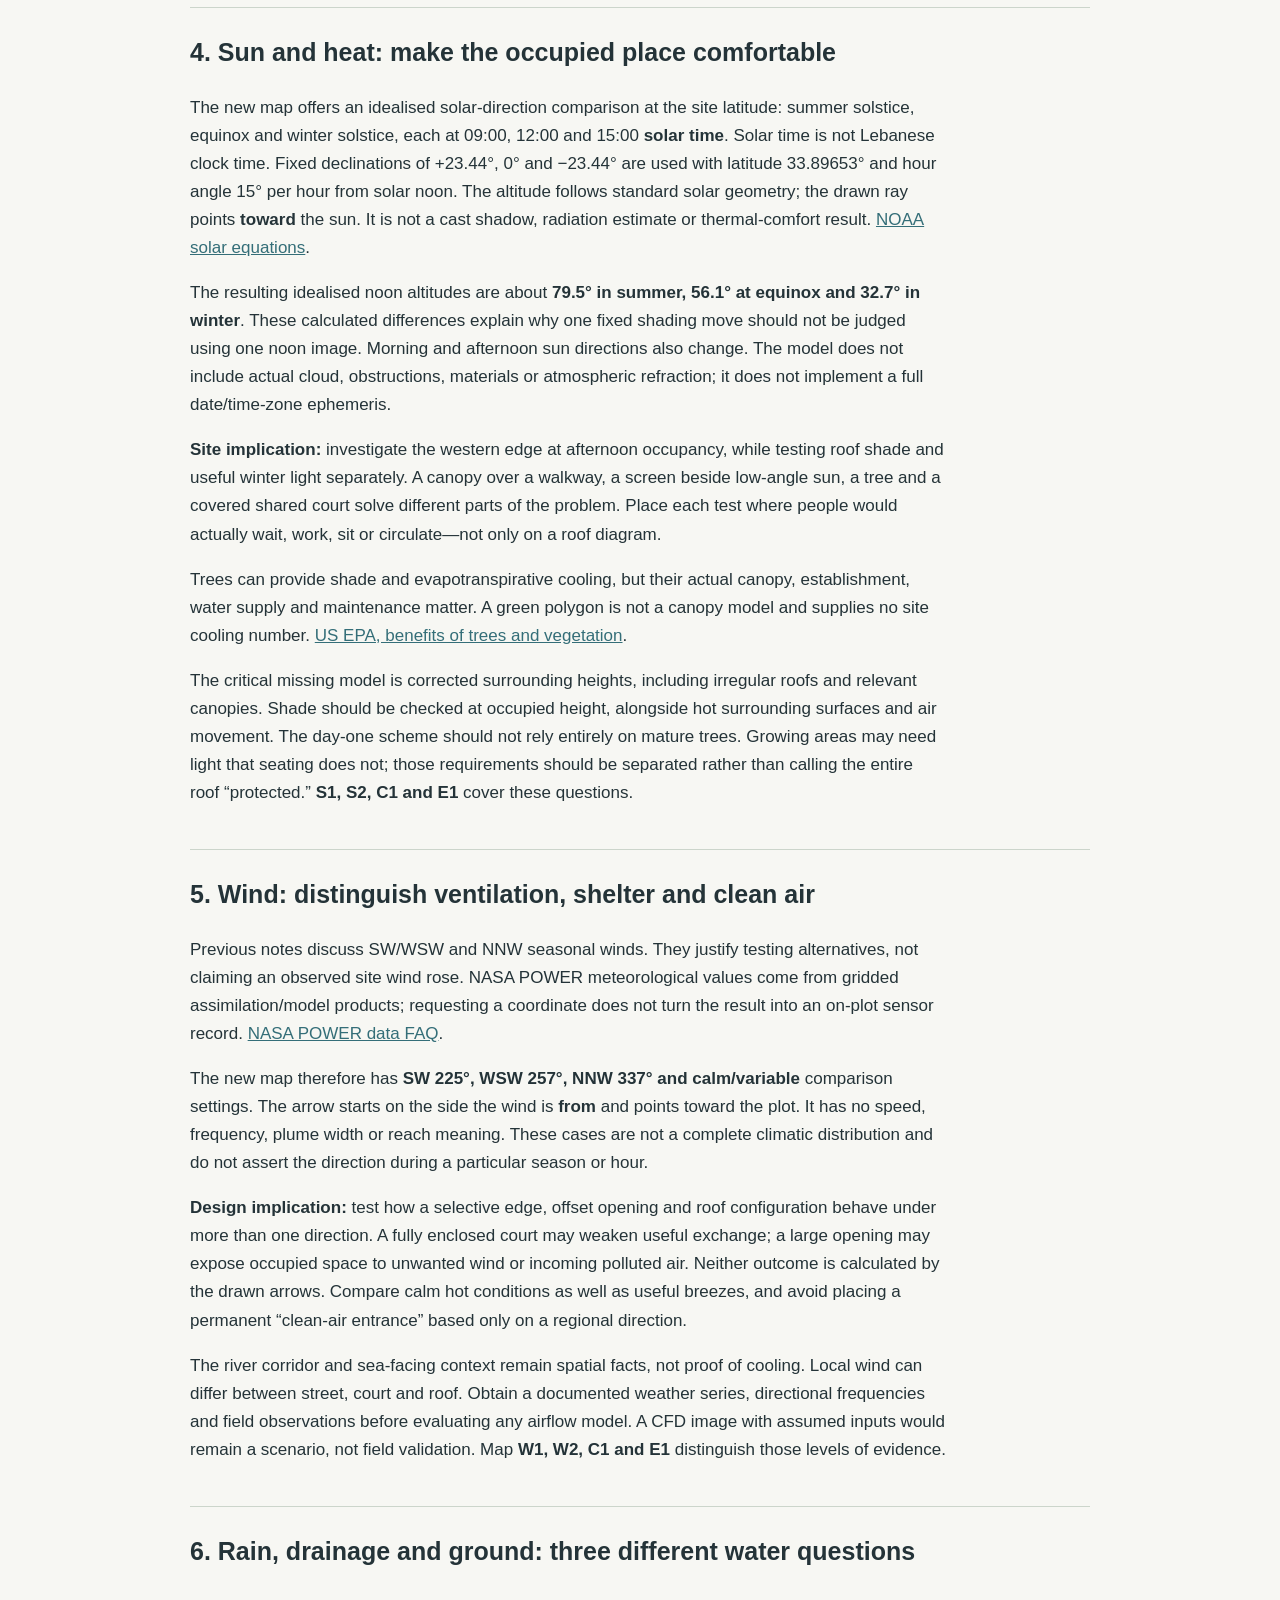
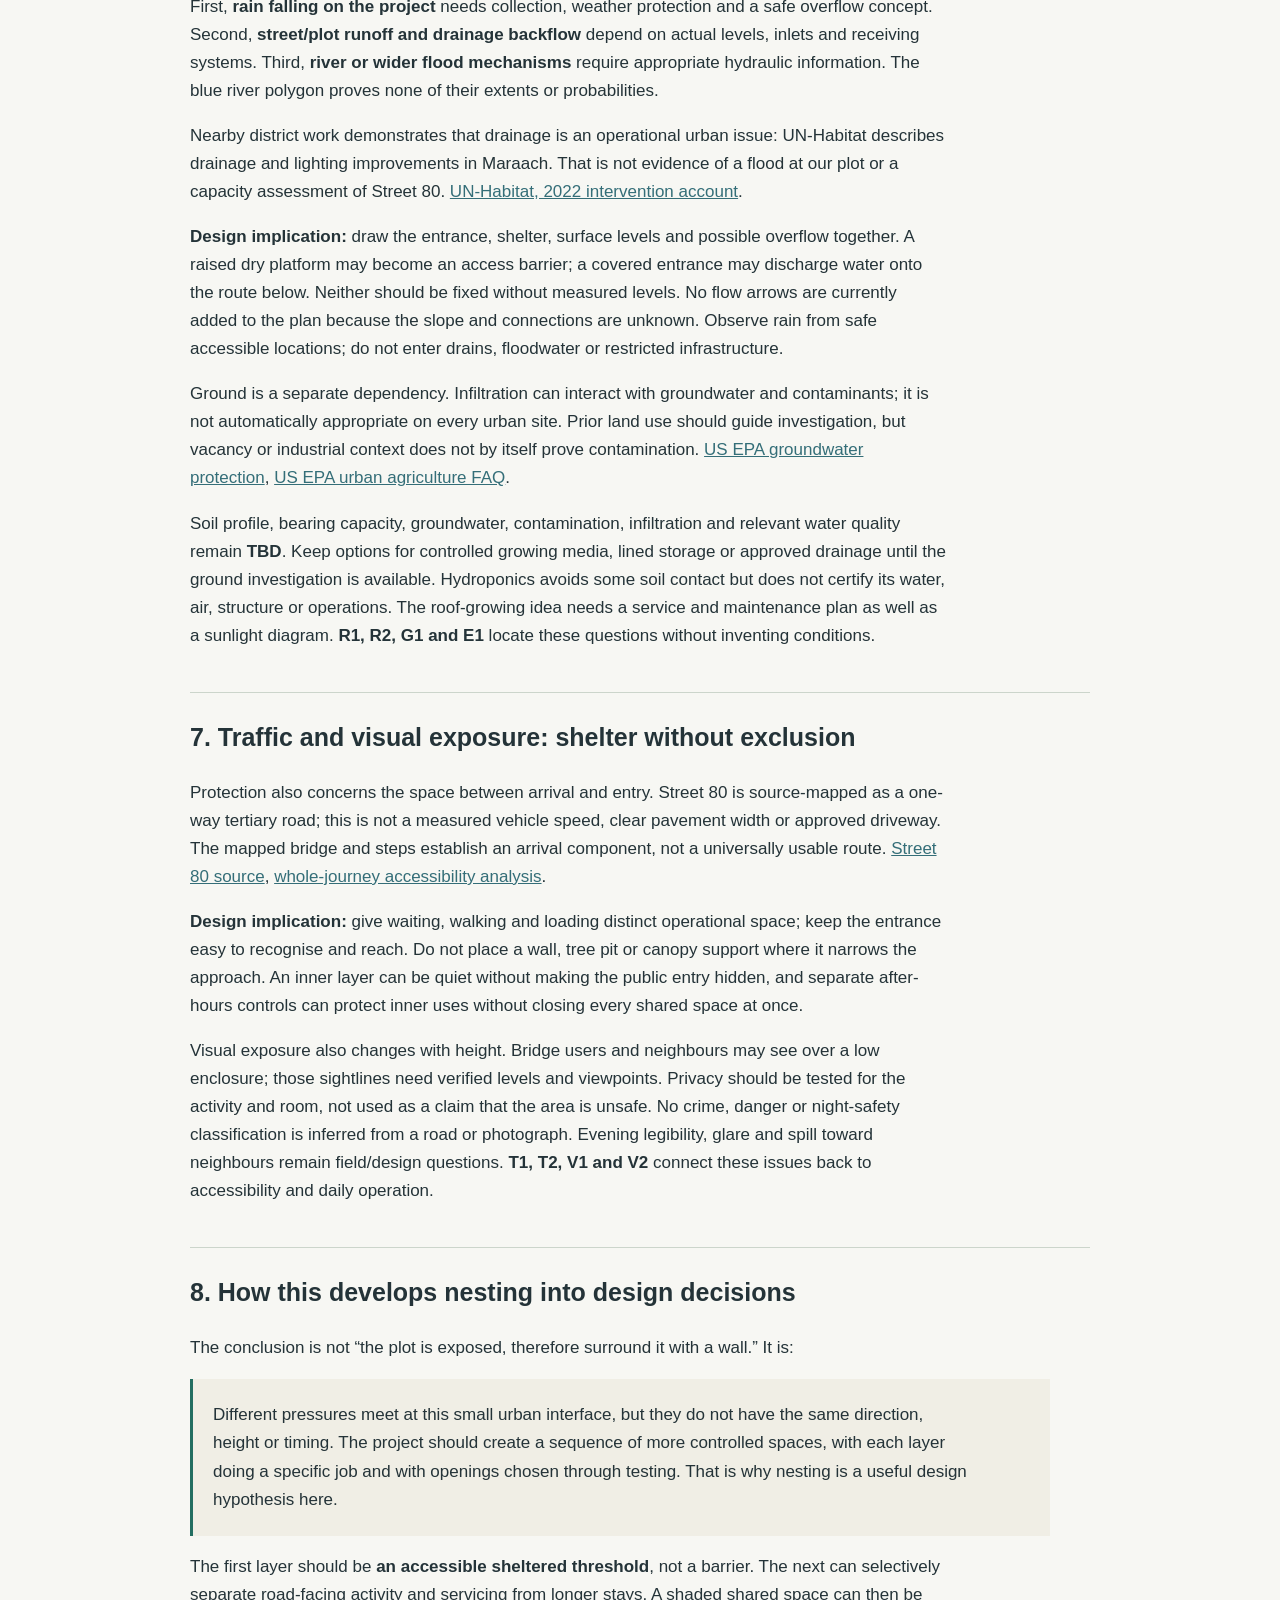
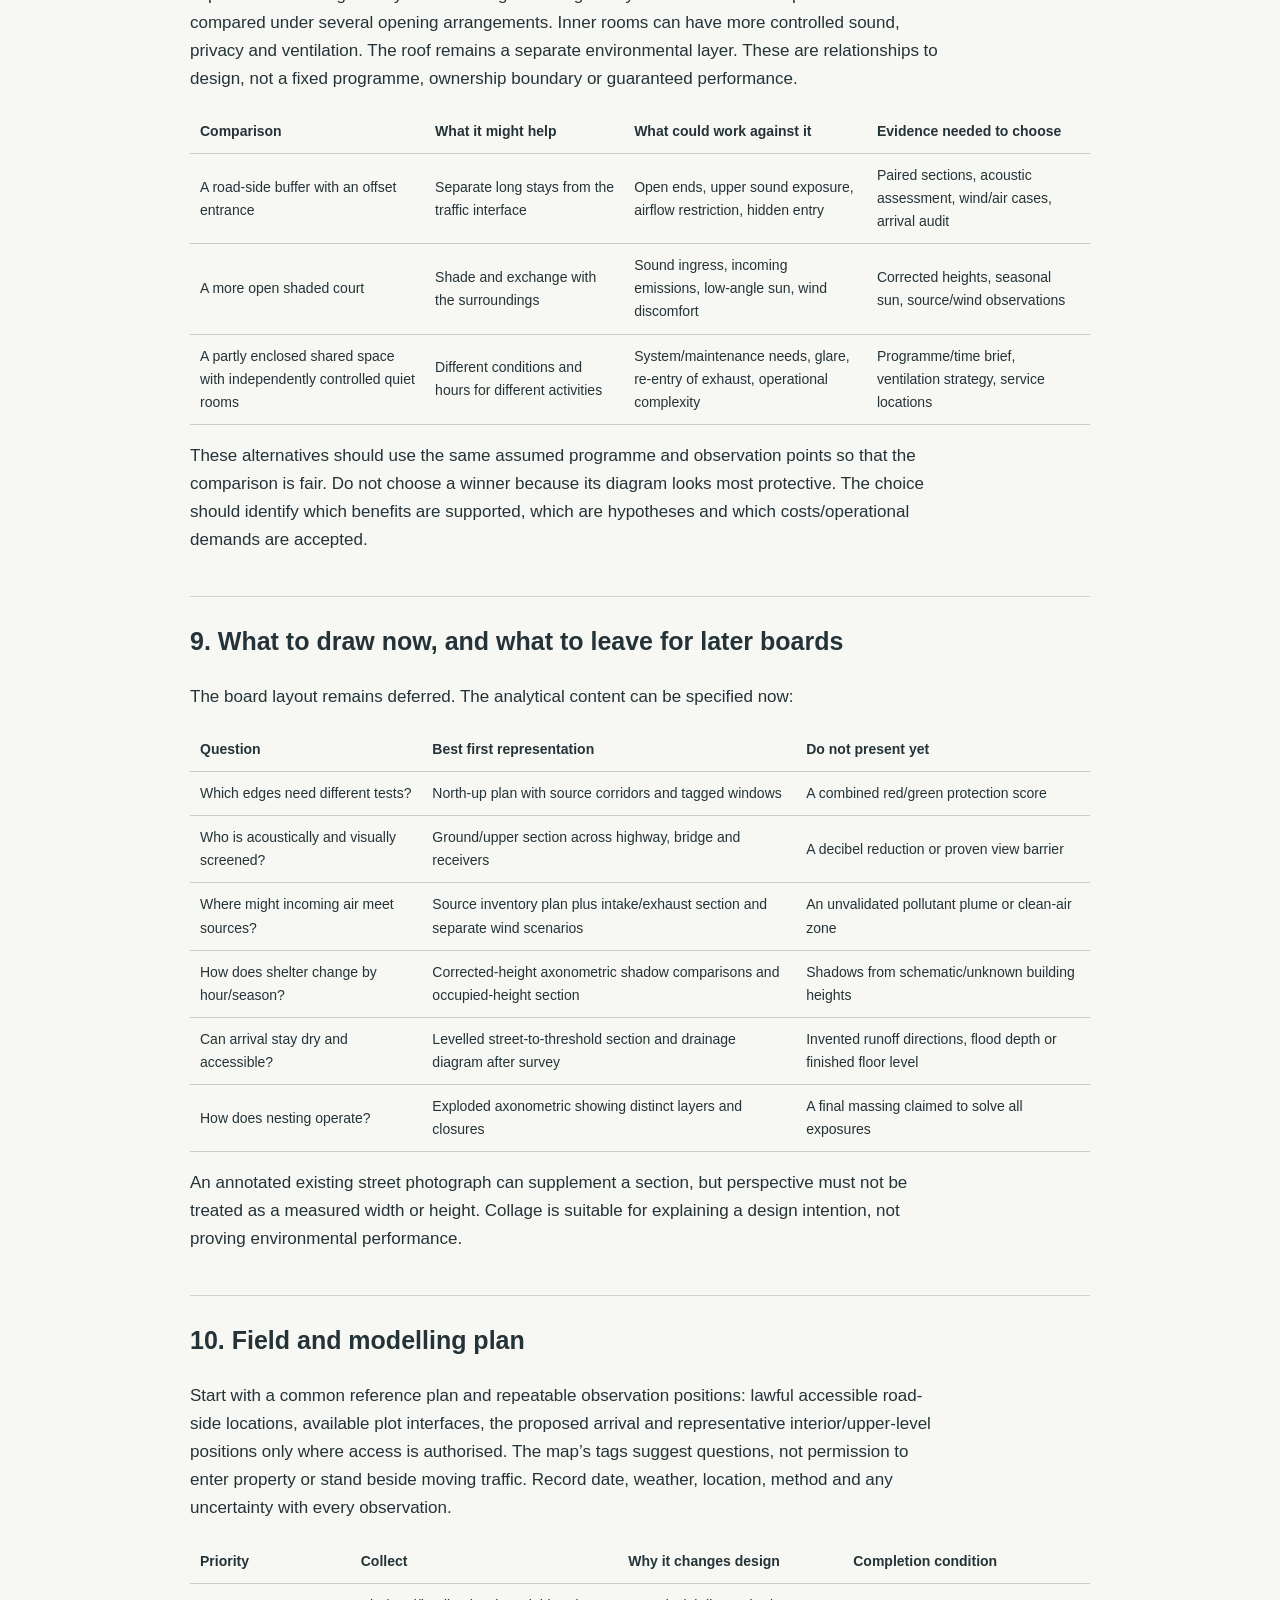
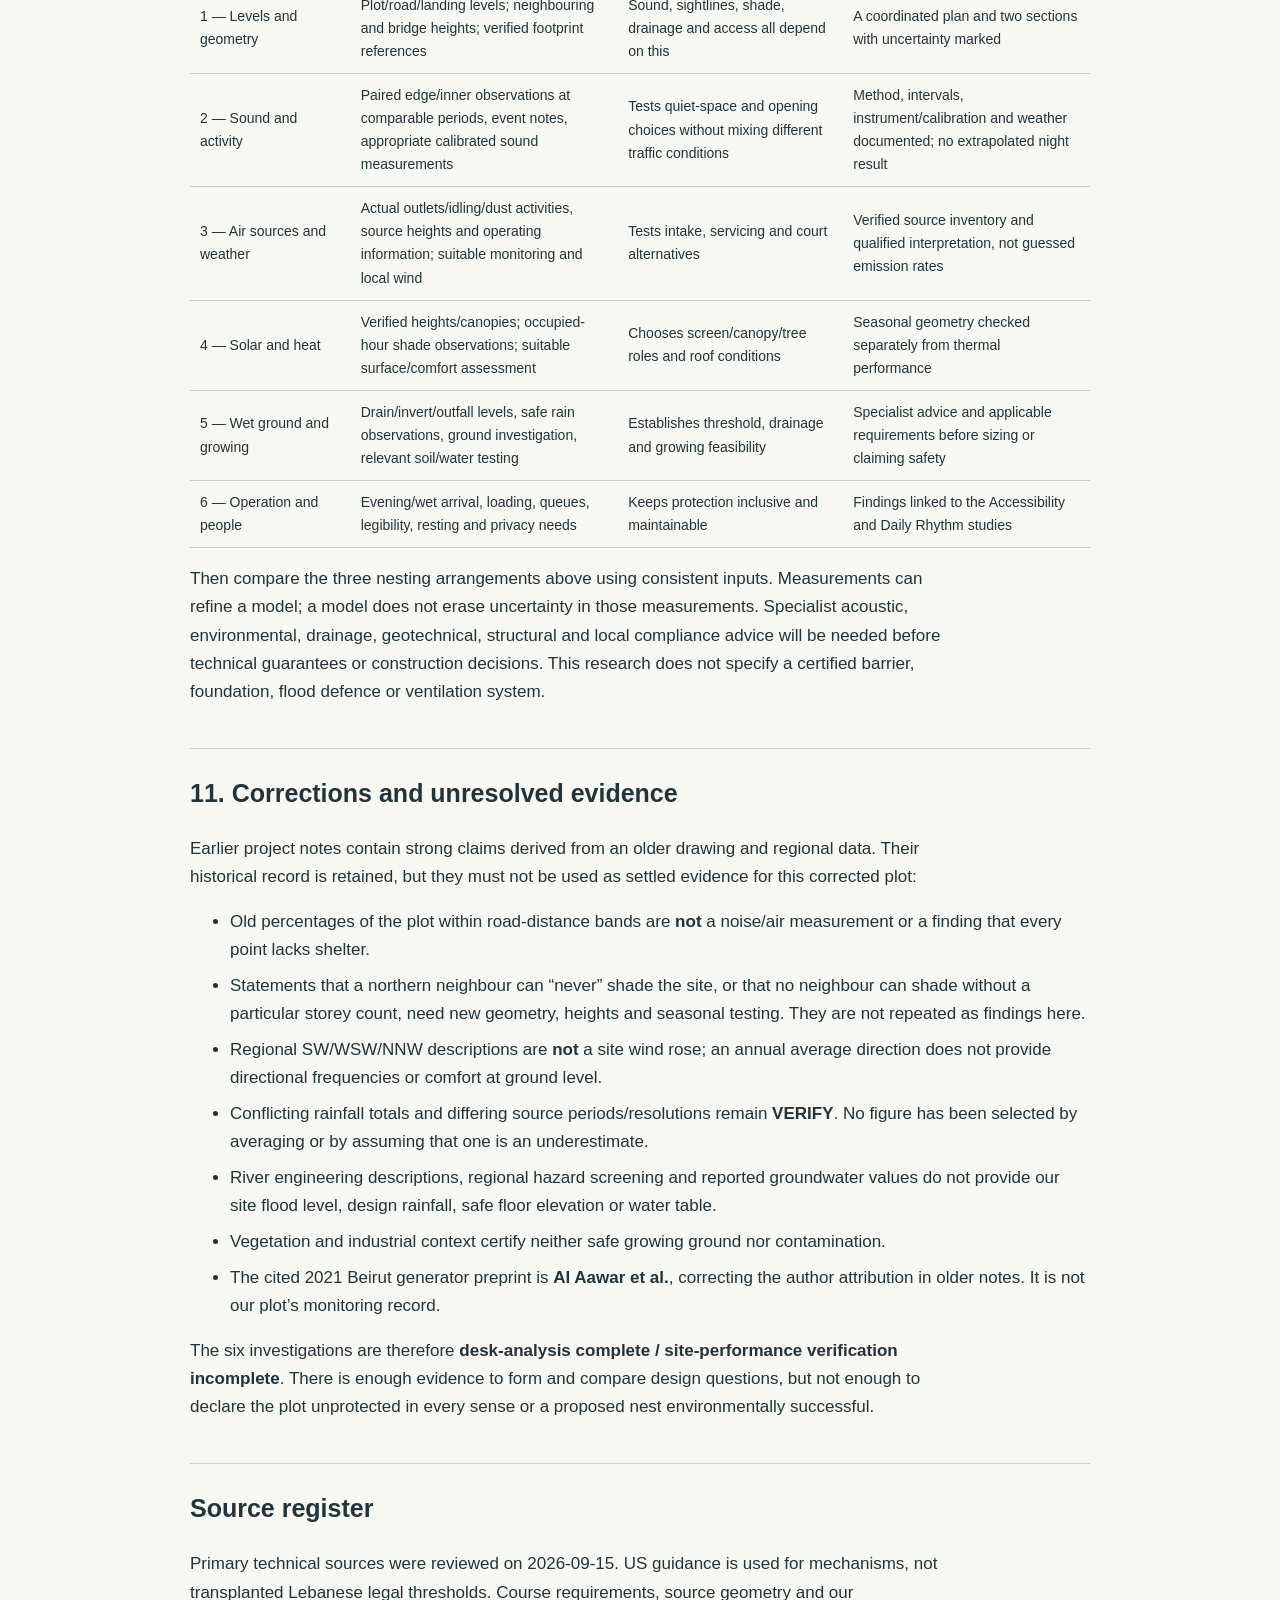
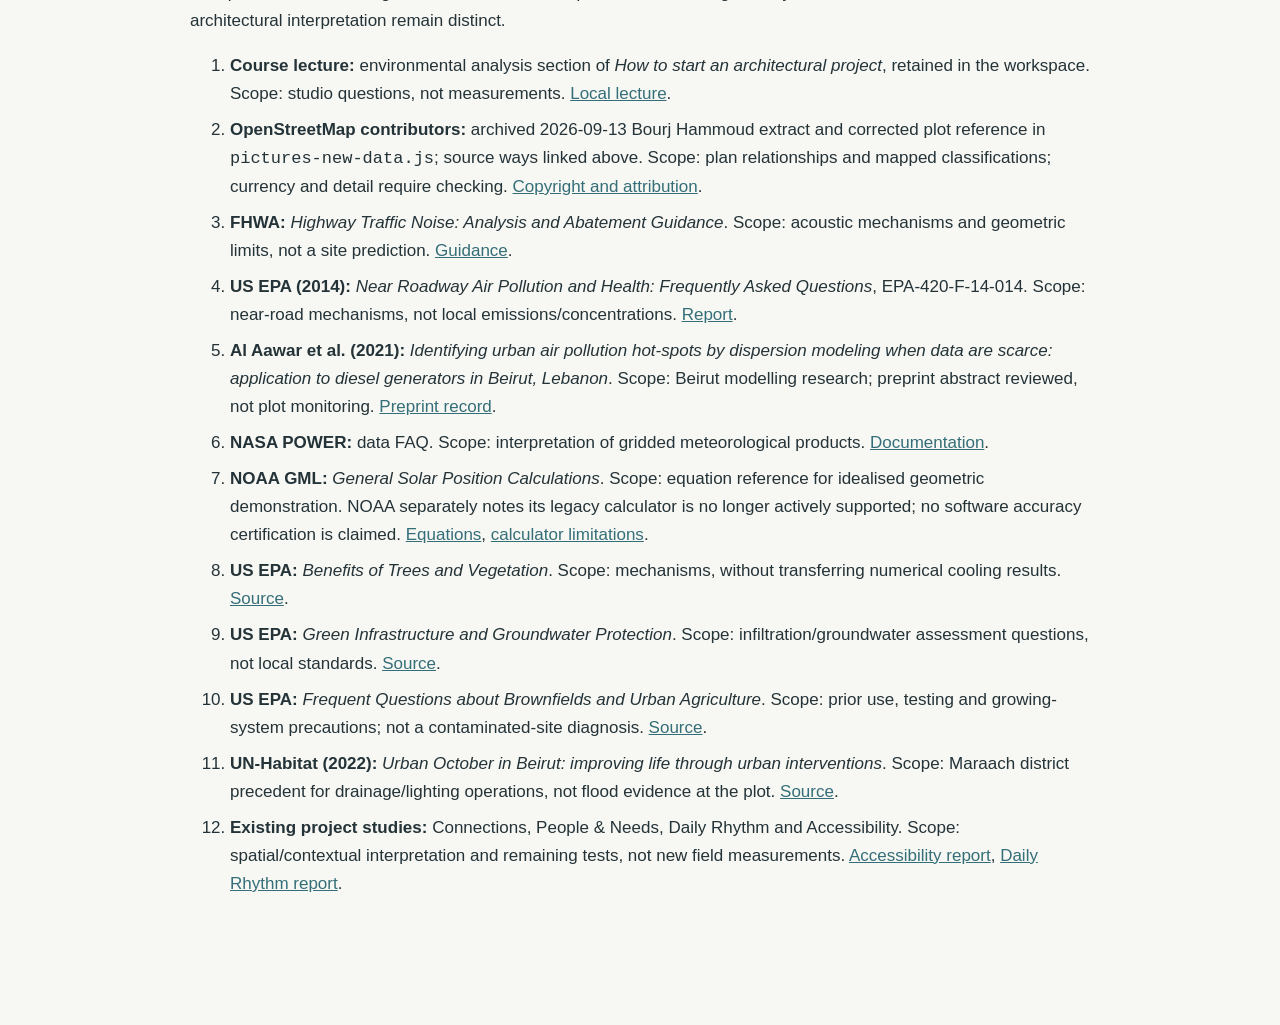
<file: protection-research.html>
<!doctype html><html lang="en"><meta charset="utf-8"><meta name="viewport" content="width=device-width,initial-scale=1"><title>Protection — selective shelter</title><style>body{margin:0;background:#f7f7f3;color:#243338;font:17px/1.65 Arial,sans-serif}main{max-width:900px;margin:45px auto;padding:0 25px 65px}h1{font-size:46px;letter-spacing:-1.8px;line-height:1.15}h2{font-size:25px;margin-top:42px;border-top:1px solid #ccd5cb;padding-top:24px}h3{font-size:20px;margin-top:28px}p{max-width:80ch}a{color:#346e78}table{display:block;overflow:auto;border-collapse:collapse;font-size:14px;width:100%}td,th{border-bottom:1px solid #ccc;padding:10px;text-align:left;min-width:130px}blockquote{border-left:3px solid #236e61;padding:5px 20px;margin-left:0;background:#f0eee5}nav{padding:15px 25px;border-bottom:1px solid #ccd5cb;font-size:13px}li{margin:8px 0}code{overflow-wrap:anywhere}@media(max-width:600px){main{font-size:15px;margin-top:25px}h1{font-size:33px}}@media print{nav{display:none}body{background:white}main{margin:0;font-size:11pt}h2,h3{break-after:avoid}}</style><nav><a href="site-analysis-map.html#protection">← Protection map</a> · <a href="#noise">Noise</a> · <a href="#design">Nesting</a> · <a href="#field-plan">Field plan</a></nav><main><h1>Protection — selective shelter on an exposed urban plot</h1>
<p>The plot needs protection, but <strong>protection is not one condition and cannot be demonstrated by one enclosing shape</strong>. The corrected plan places it north of the main highway, beside Street 80 and east of the river corridor. These are real spatial relationships. They support investigating exposure; they do not establish a measured noise level, polluted-air boundary, flood depth or absence of shade. The useful architectural question is: <strong>which exposure should each layer reduce, for whom, at what height and at what time?</strong></p>
<p>This is the sixth investigation in the agreed urban-to-plot analysis sequence. It follows connections, potential users, daily rhythms and whole-journey accessibility. It is a desk-based research and design brief: <strong>VERIFY</strong> marks a claim needing confirmation; <strong>TBD</strong> marks missing information. The new <a href="site-analysis-map.html#protection">Protection map</a> separates six investigations, includes coloured source corridors and tagged study windows, and keeps measured performance explicitly unknown. Analysis completed on 2026-09-15; the underlying OSM extract is dated 2026-09-13.</p>
<h2>1. Read our plan before selecting a protective form</h2>
<p><a id="course"></a></p>
<p>The studio’s environmental analysis asks for sun, wind, hot-season comfort, sea influence, dust, glare, noise and comfortable thresholds. These are related but not interchangeable. A wall is a geometric device; protection is a performance that must be tested at an occupied place. The course question therefore becomes a sequence from source, through the edge, to the person or activity affected. <a href="#course">Course lecture, environmental section</a>.</p>
<p>On the corrected map, the main highway lies immediately to the southern side of the site’s local context. Street 80 turns along its eastern and southern interface. Sea Road is farther north, rather than being the same road as the southern highway. The river is west of the site, with road infrastructure and intervening space. Buildings exist around the plot, but their outlines alone do not establish their heights, canopy shade, opening positions or current activity. These distinctions matter: neither “everything is highway” nor “the back is protected” is an adequate reading. <a href="https://www.openstreetmap.org/way/200611932">Source highway way</a>, <a href="https://www.openstreetmap.org/way/275315121">Street 80</a>, <a href="https://www.openstreetmap.org/way/26316545">Sea Road</a>.</p>
<p>The plot has several different interfaces:</p>
<ul>
<li><strong>South:</strong> investigate traffic sound, air, arrival from the pedestrian bridge and elevated views together. Do not solve sound by obstructing the arrival.</li>
<li><strong>East / Street 80:</strong> investigate the last part of the walk, stopping, servicing and entrance shelter. A local road is not automatically a clean or safe edge.</li>
<li><strong>West:</strong> test afternoon sun and wind-direction cases while retaining the river as regional context, not claiming it provides cooling or flood protection.</li>
<li><strong>North:</strong> inspect neighbouring massing and the northern road contribution. It is not automatically a quiet, shaded rear.</li>
<li><strong>Above:</strong> investigate roofs and upper rooms separately. Ground-level shielding is not a transferable roof condition.</li>
<li><strong>Below:</strong> verify ground, water and drainage conditions before committing to excavation, infiltration or growing systems.</li>
</ul>
<p>These are authored interpretations of the preserved plan, not verified exposure rankings. The large rectangles on the map are <strong>investigation windows</strong>, not flood extents, pollutant contours, sound bands or proposed buildings. Small tag positions are discussion anchors. A label can move for readability; its dotted leader is not a route or environmental vector.</p>
<h2>2. Noise: locate the listener, not just the road</h2>
<p><a id="noise"></a></p>
<p>The southern highway is an obvious corridor to investigate, but the important missing information is the relationship between a sound source and a receiver: a person sitting in a court, someone in an upper quiet room, or people on the roof. Source level, traffic composition, road elevation, building heights and openings are TBD. The northern road and local activity also need comparison before deciding which way a court should open.</p>
<p>Acoustic barriers depend on their height, length, openings and the source–receiver geometry. Upper receivers and gaps can limit their usefulness. Ordinary planting should not simply be credited as equivalent to a solid acoustic barrier. These are general mechanisms, not a promised reduction on our plot. <a href="https://www.fhwa.dot.gov/Environment/noise/regulations_and_guidance/analysis_and_abatement_guidance/polguide05.cfm">FHWA analysis and abatement guidance</a>.</p>
<p><strong>Design implication for this site:</strong> compare a road-side buffer with an offset entry and a less enclosed alternative. Put the same ground and upper receivers into each section. A successful ground court does not justify placing the quietest room directly above it without another test. Service spaces can be considered as part of a buffer, but the entrance must remain identifiable, inclusive and workable rather than becoming the leftover gap in a wall.</p>
<p>The first acoustic drawing should be a section across highway–plot–neighbour, with actual levels marked where known and TBD elsewhere. A second section should test the bridge and proposed upper levels. A plan of measured sound can follow fieldwork; a red distance gradient now would imply evidence we do not have. Map stations <strong>N1, N2, C1 and E1</strong> structure this comparison.</p>
<h2>3. Air, dust and odour: quieter does not mean cleaner</h2>
<p><a id="air"></a></p>
<p>Traffic is a plausible emission source, but mapped road classification does not establish concentration. Nearby generators, exhaust outlets, workshop emissions, idling and dust-generating activities require their own dated inventory. <strong>A2 does not identify a generator</strong>; it asks where actual sources and future project intakes/exhausts should be investigated. Use and storey labels from the photo survey cannot substitute for that inventory.</p>
<p>Near-road barriers can alter dispersion rather than simply remove pollution. Their effects depend on geometry and conditions; reductions in one position can coexist with increases near other parts of a barrier. Filtration and building siting are also relevant, but cannot establish outdoor safety. <a href="https://www.epa.gov/sites/default/files/2015-11/documents/420f14044_0.pdf">US EPA near-road FAQ, pp. 3–4</a>.</p>
<p>Beirut-specific research reinforces the need to examine urban geometry, weather and source assumptions: Al Aawar and colleagues modelled diesel-generator pollution with building and atmospheric information. This is a city modelling study, not measurements at our plot; its results cannot be used to draw a local plume here. <a href="https://arxiv.org/abs/2111.07635">Al Aawar et al., 2021 preprint</a>.</p>
<p><strong>Design implication:</strong> compare candidate places for longer stays and incoming air, not merely the appearance of a courtyard. Keep intake, exhaust and loading decisions coordinated in three dimensions. An intake above a wall or roof is not automatically beyond a plume. A future kitchen, workshop or mechanical system can also affect the court and neighbours, so the project must not create the exposure it seeks to avoid.</p>
<p>For nesting, this means distinguishing a shared space open to outside conditions from inner rooms whose ventilation can be managed appropriately. It does <strong>not</strong> mean all rooms need permanent closure or mechanical ventilation; that decision requires use, climate, air-quality and system studies. Field comparisons should pair source activity, weather and suitable monitoring. Smell and visible dust are useful observations but do not measure every pollutant. <strong>A1, A2, W1, W2 and E1</strong> identify the related tests.</p>
<h2>4. Sun and heat: make the occupied place comfortable</h2>
<p><a id="solar"></a></p>
<p>The new map offers an idealised solar-direction comparison at the site latitude: summer solstice, equinox and winter solstice, each at 09:00, 12:00 and 15:00 <strong>solar time</strong>. Solar time is not Lebanese clock time. Fixed declinations of +23.44°, 0° and −23.44° are used with latitude 33.89653° and hour angle 15° per hour from solar noon. The altitude follows standard solar geometry; the drawn ray points <strong>toward</strong> the sun. It is not a cast shadow, radiation estimate or thermal-comfort result. <a href="https://gml.noaa.gov/grad/solcalc/solareqns.PDF">NOAA solar equations</a>.</p>
<p>The resulting idealised noon altitudes are about <strong>79.5° in summer, 56.1° at equinox and 32.7° in winter</strong>. These calculated differences explain why one fixed shading move should not be judged using one noon image. Morning and afternoon sun directions also change. The model does not include actual cloud, obstructions, materials or atmospheric refraction; it does not implement a full date/time-zone ephemeris.</p>
<p><strong>Site implication:</strong> investigate the western edge at afternoon occupancy, while testing roof shade and useful winter light separately. A canopy over a walkway, a screen beside low-angle sun, a tree and a covered shared court solve different parts of the problem. Place each test where people would actually wait, work, sit or circulate—not only on a roof diagram.</p>
<p>Trees can provide shade and evapotranspirative cooling, but their actual canopy, establishment, water supply and maintenance matter. A green polygon is not a canopy model and supplies no site cooling number. <a href="https://www.epa.gov/heatislands/benefits-trees-and-vegetation">US EPA, benefits of trees and vegetation</a>.</p>
<p>The critical missing model is corrected surrounding heights, including irregular roofs and relevant canopies. Shade should be checked at occupied height, alongside hot surrounding surfaces and air movement. The day-one scheme should not rely entirely on mature trees. Growing areas may need light that seating does not; those requirements should be separated rather than calling the entire roof “protected.” <strong>S1, S2, C1 and E1</strong> cover these questions.</p>
<h2>5. Wind: distinguish ventilation, shelter and clean air</h2>
<p><a id="wind"></a></p>
<p>Previous notes discuss SW/WSW and NNW seasonal winds. They justify testing alternatives, not claiming an observed site wind rose. NASA POWER meteorological values come from gridded assimilation/model products; requesting a coordinate does not turn the result into an on-plot sensor record. <a href="https://power.larc.nasa.gov/docs/faqs/data/">NASA POWER data FAQ</a>.</p>
<p>The new map therefore has <strong>SW 225°, WSW 257°, NNW 337° and calm/variable</strong> comparison settings. The arrow starts on the side the wind is <strong>from</strong> and points toward the plot. It has no speed, frequency, plume width or reach meaning. These cases are not a complete climatic distribution and do not assert the direction during a particular season or hour.</p>
<p><strong>Design implication:</strong> test how a selective edge, offset opening and roof configuration behave under more than one direction. A fully enclosed court may weaken useful exchange; a large opening may expose occupied space to unwanted wind or incoming polluted air. Neither outcome is calculated by the drawn arrows. Compare calm hot conditions as well as useful breezes, and avoid placing a permanent “clean-air entrance” based only on a regional direction.</p>
<p>The river corridor and sea-facing context remain spatial facts, not proof of cooling. Local wind can differ between street, court and roof. Obtain a documented weather series, directional frequencies and field observations before evaluating any airflow model. A CFD image with assumed inputs would remain a scenario, not field validation. Map <strong>W1, W2, C1 and E1</strong> distinguish those levels of evidence.</p>
<h2>6. Rain, drainage and ground: three different water questions</h2>
<p><a id="water"></a></p>
<p>First, <strong>rain falling on the project</strong> needs collection, weather protection and a safe overflow concept. Second, <strong>street/plot runoff and drainage backflow</strong> depend on actual levels, inlets and receiving systems. Third, <strong>river or wider flood mechanisms</strong> require appropriate hydraulic information. The blue river polygon proves none of their extents or probabilities.</p>
<p>Nearby district work demonstrates that drainage is an operational urban issue: UN-Habitat describes drainage and lighting improvements in Maraach. That is not evidence of a flood at our plot or a capacity assessment of Street 80. <a href="https://unhabitat.org/news/09-nov-2022/urban-october-in-beirut-improving-life-through-urban-interventions">UN-Habitat, 2022 intervention account</a>.</p>
<p><strong>Design implication:</strong> draw the entrance, shelter, surface levels and possible overflow together. A raised dry platform may become an access barrier; a covered entrance may discharge water onto the route below. Neither should be fixed without measured levels. No flow arrows are currently added to the plan because the slope and connections are unknown. Observe rain from safe accessible locations; do not enter drains, floodwater or restricted infrastructure.</p>
<p>Ground is a separate dependency. Infiltration can interact with groundwater and contaminants; it is not automatically appropriate on every urban site. Prior land use should guide investigation, but vacancy or industrial context does not by itself prove contamination. <a href="https://www.epa.gov/green-infrastructure/green-infrastructure-and-groundwater-protection">US EPA groundwater protection</a>, <a href="https://www.epa.gov/brownfields/frequent-questions-about-brownfields-and-urban-agriculture">US EPA urban agriculture FAQ</a>.</p>
<p>Soil profile, bearing capacity, groundwater, contamination, infiltration and relevant water quality remain <strong>TBD</strong>. Keep options for controlled growing media, lined storage or approved drainage until the ground investigation is available. Hydroponics avoids some soil contact but does not certify its water, air, structure or operations. The roof-growing idea needs a service and maintenance plan as well as a sunlight diagram. <strong>R1, R2, G1 and E1</strong> locate these questions without inventing conditions.</p>
<h2>7. Traffic and visual exposure: shelter without exclusion</h2>
<p><a id="traffic"></a></p>
<p>Protection also concerns the space between arrival and entry. Street 80 is source-mapped as a one-way tertiary road; this is not a measured vehicle speed, clear pavement width or approved driveway. The mapped bridge and steps establish an arrival component, not a universally usable route. <a href="https://www.openstreetmap.org/way/275315121">Street 80 source</a>, <a href="accessibility-research.html">whole-journey accessibility analysis</a>.</p>
<p><strong>Design implication:</strong> give waiting, walking and loading distinct operational space; keep the entrance easy to recognise and reach. Do not place a wall, tree pit or canopy support where it narrows the approach. An inner layer can be quiet without making the public entry hidden, and separate after-hours controls can protect inner uses without closing every shared space at once.</p>
<p>Visual exposure also changes with height. Bridge users and neighbours may see over a low enclosure; those sightlines need verified levels and viewpoints. Privacy should be tested for the activity and room, not used as a claim that the area is unsafe. No crime, danger or night-safety classification is inferred from a road or photograph. Evening legibility, glare and spill toward neighbours remain field/design questions. <strong>T1, T2, V1 and V2</strong> connect these issues back to accessibility and daily operation.</p>
<h2>8. How this develops nesting into design decisions</h2>
<p><a id="design"></a></p>
<p>The conclusion is not “the plot is exposed, therefore surround it with a wall.” It is:</p>
<blockquote>
<p>Different pressures meet at this small urban interface, but they do not have the same direction, height or timing. The project should create a sequence of more controlled spaces, with each layer doing a specific job and with openings chosen through testing. That is why nesting is a useful design hypothesis here.</p>
</blockquote>
<p>The first layer should be <strong>an accessible sheltered threshold</strong>, not a barrier. The next can selectively separate road-facing activity and servicing from longer stays. A shaded shared space can then be compared under several opening arrangements. Inner rooms can have more controlled sound, privacy and ventilation. The roof remains a separate environmental layer. These are relationships to design, not a fixed programme, ownership boundary or guaranteed performance.</p>
<table>
<thead>
<tr>
<th>Comparison</th>
<th>What it might help</th>
<th>What could work against it</th>
<th>Evidence needed to choose</th>
</tr>
</thead>
<tbody><tr>
<td>A road-side buffer with an offset entrance</td>
<td>Separate long stays from the traffic interface</td>
<td>Open ends, upper sound exposure, airflow restriction, hidden entry</td>
<td>Paired sections, acoustic assessment, wind/air cases, arrival audit</td>
</tr>
<tr>
<td>A more open shaded court</td>
<td>Shade and exchange with the surroundings</td>
<td>Sound ingress, incoming emissions, low-angle sun, wind discomfort</td>
<td>Corrected heights, seasonal sun, source/wind observations</td>
</tr>
<tr>
<td>A partly enclosed shared space with independently controlled quiet rooms</td>
<td>Different conditions and hours for different activities</td>
<td>System/maintenance needs, glare, re-entry of exhaust, operational complexity</td>
<td>Programme/time brief, ventilation strategy, service locations</td>
</tr>
</tbody></table>
<p>These alternatives should use the same assumed programme and observation points so that the comparison is fair. Do not choose a winner because its diagram looks most protective. The choice should identify which benefits are supported, which are hypotheses and which costs/operational demands are accepted.</p>
<h2>9. What to draw now, and what to leave for later boards</h2>
<p>The board layout remains deferred. The analytical content can be specified now:</p>
<table>
<thead>
<tr>
<th>Question</th>
<th>Best first representation</th>
<th>Do not present yet</th>
</tr>
</thead>
<tbody><tr>
<td>Which edges need different tests?</td>
<td>North-up plan with source corridors and tagged windows</td>
<td>A combined red/green protection score</td>
</tr>
<tr>
<td>Who is acoustically and visually screened?</td>
<td>Ground/upper section across highway, bridge and receivers</td>
<td>A decibel reduction or proven view barrier</td>
</tr>
<tr>
<td>Where might incoming air meet sources?</td>
<td>Source inventory plan plus intake/exhaust section and separate wind scenarios</td>
<td>An unvalidated pollutant plume or clean-air zone</td>
</tr>
<tr>
<td>How does shelter change by hour/season?</td>
<td>Corrected-height axonometric shadow comparisons and occupied-height section</td>
<td>Shadows from schematic/unknown building heights</td>
</tr>
<tr>
<td>Can arrival stay dry and accessible?</td>
<td>Levelled street-to-threshold section and drainage diagram after survey</td>
<td>Invented runoff directions, flood depth or finished floor level</td>
</tr>
<tr>
<td>How does nesting operate?</td>
<td>Exploded axonometric showing distinct layers and closures</td>
<td>A final massing claimed to solve all exposures</td>
</tr>
</tbody></table>
<p>An annotated existing street photograph can supplement a section, but perspective must not be treated as a measured width or height. Collage is suitable for explaining a design intention, not proving environmental performance.</p>
<h2>10. Field and modelling plan</h2>
<p><a id="field-plan"></a></p>
<p>Start with a common reference plan and repeatable observation positions: lawful accessible road-side locations, available plot interfaces, the proposed arrival and representative interior/upper-level positions only where access is authorised. The map’s tags suggest questions, not permission to enter property or stand beside moving traffic. Record date, weather, location, method and any uncertainty with every observation.</p>
<table>
<thead>
<tr>
<th>Priority</th>
<th>Collect</th>
<th>Why it changes design</th>
<th>Completion condition</th>
</tr>
</thead>
<tbody><tr>
<td>1 — Levels and geometry</td>
<td>Plot/road/landing levels; neighbouring and bridge heights; verified footprint references</td>
<td>Sound, sightlines, shade, drainage and access all depend on this</td>
<td>A coordinated plan and two sections with uncertainty marked</td>
</tr>
<tr>
<td>2 — Sound and activity</td>
<td>Paired edge/inner observations at comparable periods, event notes, appropriate calibrated sound measurements</td>
<td>Tests quiet-space and opening choices without mixing different traffic conditions</td>
<td>Method, intervals, instrument/calibration and weather documented; no extrapolated night result</td>
</tr>
<tr>
<td>3 — Air sources and weather</td>
<td>Actual outlets/idling/dust activities, source heights and operating information; suitable monitoring and local wind</td>
<td>Tests intake, servicing and court alternatives</td>
<td>Verified source inventory and qualified interpretation, not guessed emission rates</td>
</tr>
<tr>
<td>4 — Solar and heat</td>
<td>Verified heights/canopies; occupied-hour shade observations; suitable surface/comfort assessment</td>
<td>Chooses screen/canopy/tree roles and roof conditions</td>
<td>Seasonal geometry checked separately from thermal performance</td>
</tr>
<tr>
<td>5 — Wet ground and growing</td>
<td>Drain/invert/outfall levels, safe rain observations, ground investigation, relevant soil/water testing</td>
<td>Establishes threshold, drainage and growing feasibility</td>
<td>Specialist advice and applicable requirements before sizing or claiming safety</td>
</tr>
<tr>
<td>6 — Operation and people</td>
<td>Evening/wet arrival, loading, queues, legibility, resting and privacy needs</td>
<td>Keeps protection inclusive and maintainable</td>
<td>Findings linked to the Accessibility and Daily Rhythm studies</td>
</tr>
</tbody></table>
<p>Then compare the three nesting arrangements above using consistent inputs. Measurements can refine a model; a model does not erase uncertainty in those measurements. Specialist acoustic, environmental, drainage, geotechnical, structural and local compliance advice will be needed before technical guarantees or construction decisions. This research does not specify a certified barrier, foundation, flood defence or ventilation system.</p>
<h2>11. Corrections and unresolved evidence</h2>
<p><a id="evidence"></a></p>
<p>Earlier project notes contain strong claims derived from an older drawing and regional data. Their historical record is retained, but they must not be used as settled evidence for this corrected plot:</p>
<ul>
<li>Old percentages of the plot within road-distance bands are <strong>not</strong> a noise/air measurement or a finding that every point lacks shelter.</li>
<li>Statements that a northern neighbour can “never” shade the site, or that no neighbour can shade without a particular storey count, need new geometry, heights and seasonal testing. They are not repeated as findings here.</li>
<li>Regional SW/WSW/NNW descriptions are <strong>not</strong> a site wind rose; an annual average direction does not provide directional frequencies or comfort at ground level.</li>
<li>Conflicting rainfall totals and differing source periods/resolutions remain <strong>VERIFY</strong>. No figure has been selected by averaging or by assuming that one is an underestimate.</li>
<li>River engineering descriptions, regional hazard screening and reported groundwater values do not provide our site flood level, design rainfall, safe floor elevation or water table.</li>
<li>Vegetation and industrial context certify neither safe growing ground nor contamination.</li>
<li>The cited 2021 Beirut generator preprint is <strong>Al Aawar et al.</strong>, correcting the author attribution in older notes. It is not our plot’s monitoring record.</li>
</ul>
<p>The six investigations are therefore <strong>desk-analysis complete / site-performance verification incomplete</strong>. There is enough evidence to form and compare design questions, but not enough to declare the plot unprotected in every sense or a proposed nest environmentally successful.</p>
<h2>Source register</h2>
<p>Primary technical sources were reviewed on 2026-09-15. US guidance is used for mechanisms, not transplanted Lebanese legal thresholds. Course requirements, source geometry and our architectural interpretation remain distinct.</p>
<ol>
<li><strong>Course lecture:</strong> environmental analysis section of <em>How to start an architectural project</em>, retained in the workspace. Scope: studio questions, not measurements. <a href="#course">Local lecture</a>.</li>
<li><strong>OpenStreetMap contributors:</strong> archived 2026-09-13 Bourj Hammoud extract and corrected plot reference in <code>pictures-new-data.js</code>; source ways linked above. Scope: plan relationships and mapped classifications; currency and detail require checking. <a href="https://www.openstreetmap.org/copyright">Copyright and attribution</a>.</li>
<li><strong>FHWA:</strong> <em>Highway Traffic Noise: Analysis and Abatement Guidance</em>. Scope: acoustic mechanisms and geometric limits, not a site prediction. <a href="https://www.fhwa.dot.gov/Environment/noise/regulations_and_guidance/analysis_and_abatement_guidance/polguide05.cfm">Guidance</a>.</li>
<li><strong>US EPA (2014):</strong> <em>Near Roadway Air Pollution and Health: Frequently Asked Questions</em>, EPA-420-F-14-014. Scope: near-road mechanisms, not local emissions/concentrations. <a href="https://www.epa.gov/sites/default/files/2015-11/documents/420f14044_0.pdf">Report</a>.</li>
<li><strong>Al Aawar et al. (2021):</strong> <em>Identifying urban air pollution hot-spots by dispersion modeling when data are scarce: application to diesel generators in Beirut, Lebanon</em>. Scope: Beirut modelling research; preprint abstract reviewed, not plot monitoring. <a href="https://arxiv.org/abs/2111.07635">Preprint record</a>.</li>
<li><strong>NASA POWER:</strong> data FAQ. Scope: interpretation of gridded meteorological products. <a href="https://power.larc.nasa.gov/docs/faqs/data/">Documentation</a>.</li>
<li><strong>NOAA GML:</strong> <em>General Solar Position Calculations</em>. Scope: equation reference for idealised geometric demonstration. NOAA separately notes its legacy calculator is no longer actively supported; no software accuracy certification is claimed. <a href="https://gml.noaa.gov/grad/solcalc/solareqns.PDF">Equations</a>, <a href="https://gml.noaa.gov/grad/solcalc/calcdetails.html">calculator limitations</a>.</li>
<li><strong>US EPA:</strong> <em>Benefits of Trees and Vegetation</em>. Scope: mechanisms, without transferring numerical cooling results. <a href="https://www.epa.gov/heatislands/benefits-trees-and-vegetation">Source</a>.</li>
<li><strong>US EPA:</strong> <em>Green Infrastructure and Groundwater Protection</em>. Scope: infiltration/groundwater assessment questions, not local standards. <a href="https://www.epa.gov/green-infrastructure/green-infrastructure-and-groundwater-protection">Source</a>.</li>
<li><strong>US EPA:</strong> <em>Frequent Questions about Brownfields and Urban Agriculture</em>. Scope: prior use, testing and growing-system precautions; not a contaminated-site diagnosis. <a href="https://www.epa.gov/brownfields/frequent-questions-about-brownfields-and-urban-agriculture">Source</a>.</li>
<li><strong>UN-Habitat (2022):</strong> <em>Urban October in Beirut: improving life through urban interventions</em>. Scope: Maraach district precedent for drainage/lighting operations, not flood evidence at the plot. <a href="https://unhabitat.org/news/09-nov-2022/urban-october-in-beirut-improving-life-through-urban-interventions">Source</a>.</li>
<li><strong>Existing project studies:</strong> Connections, People &amp; Needs, Daily Rhythm and Accessibility. Scope: spatial/contextual interpretation and remaining tests, not new field measurements. <a href="accessibility-research.html">Accessibility report</a>, <a href="daily-research.html">Daily Rhythm report</a>.</li>
</ol>
</main></html>
</file>
